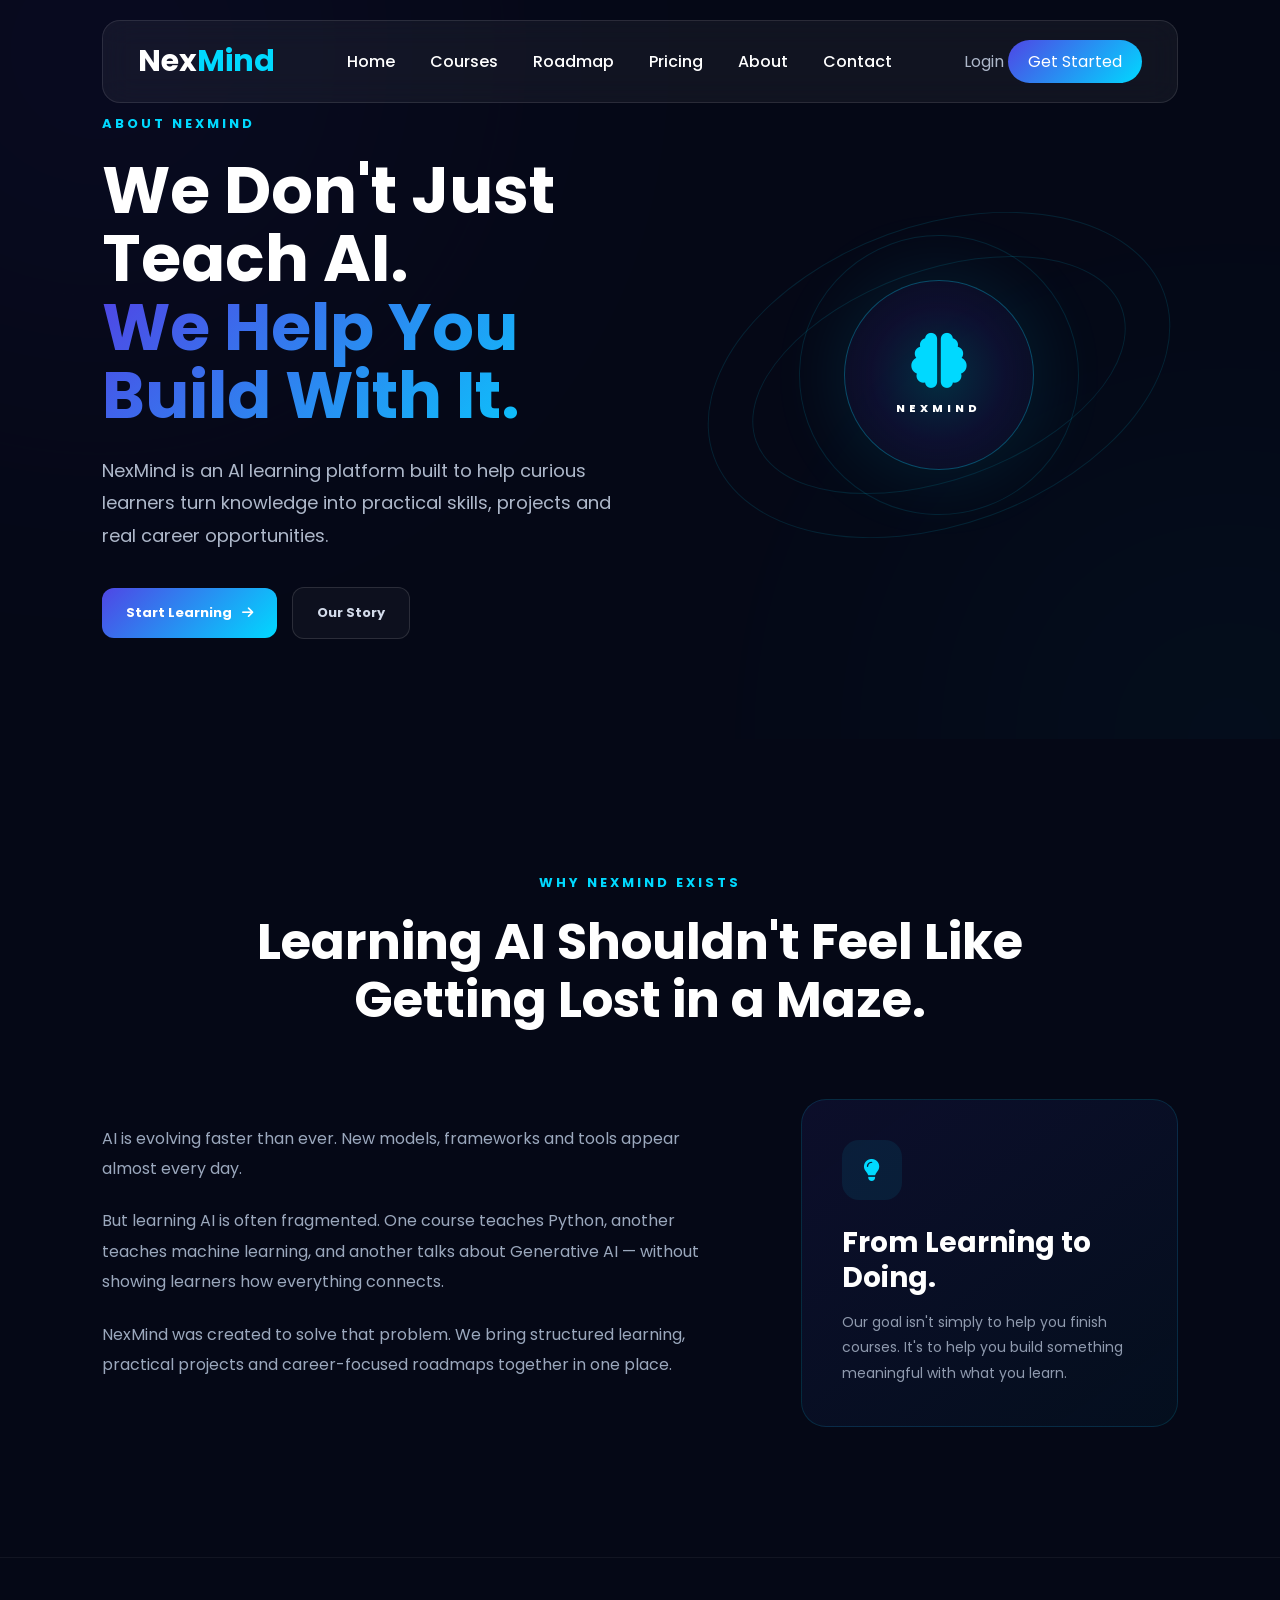
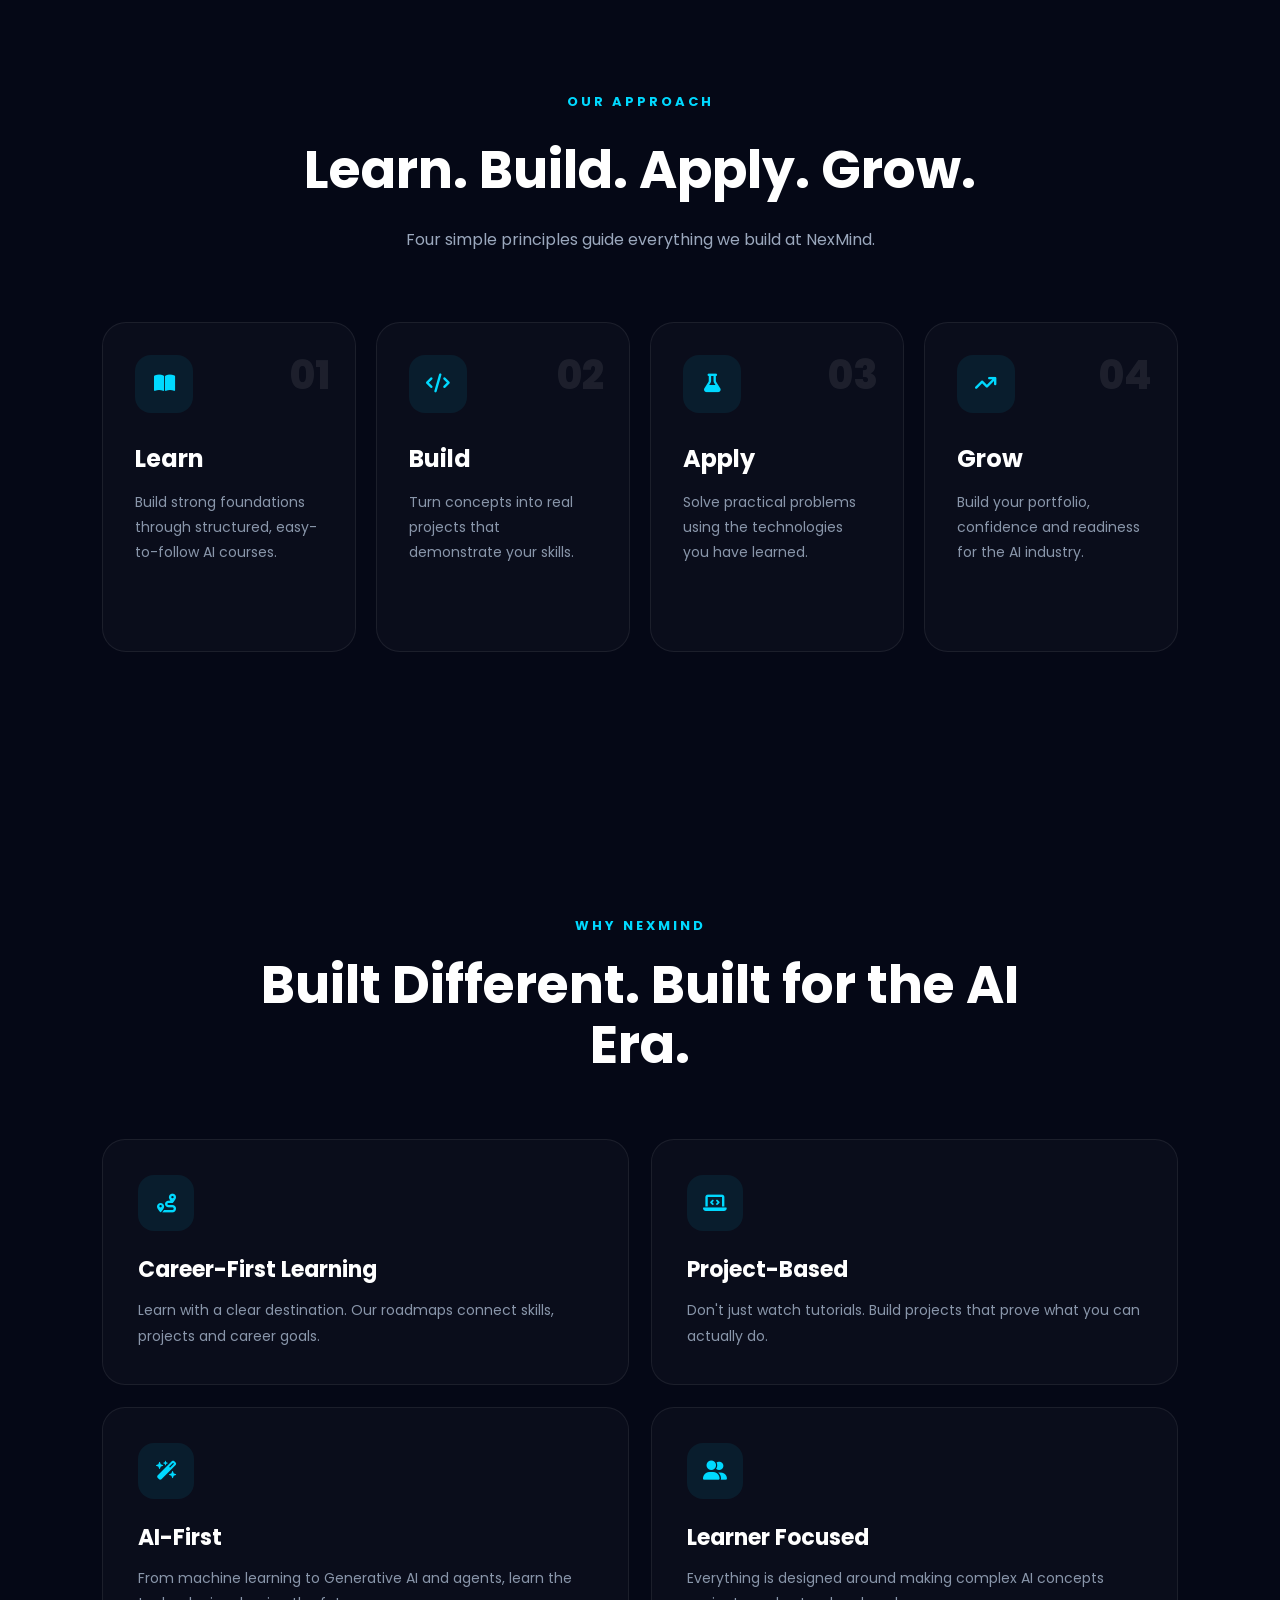
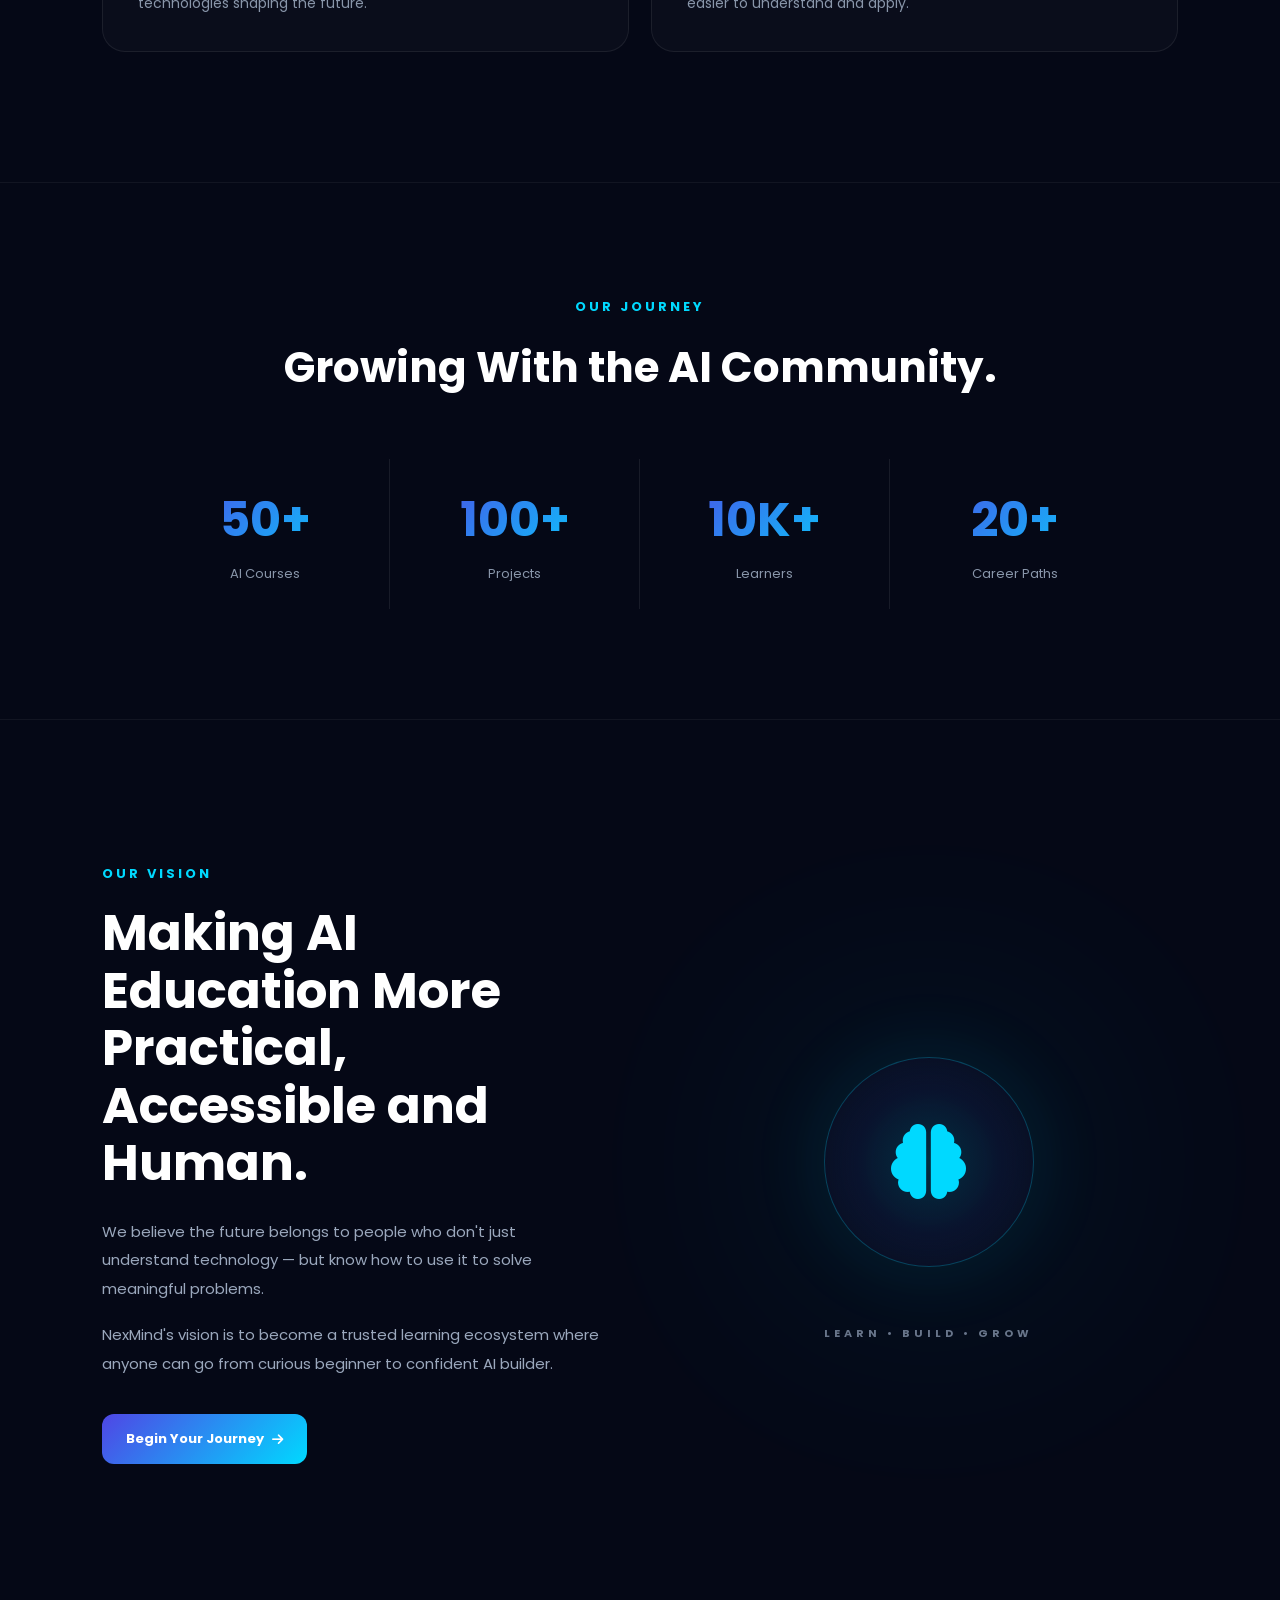
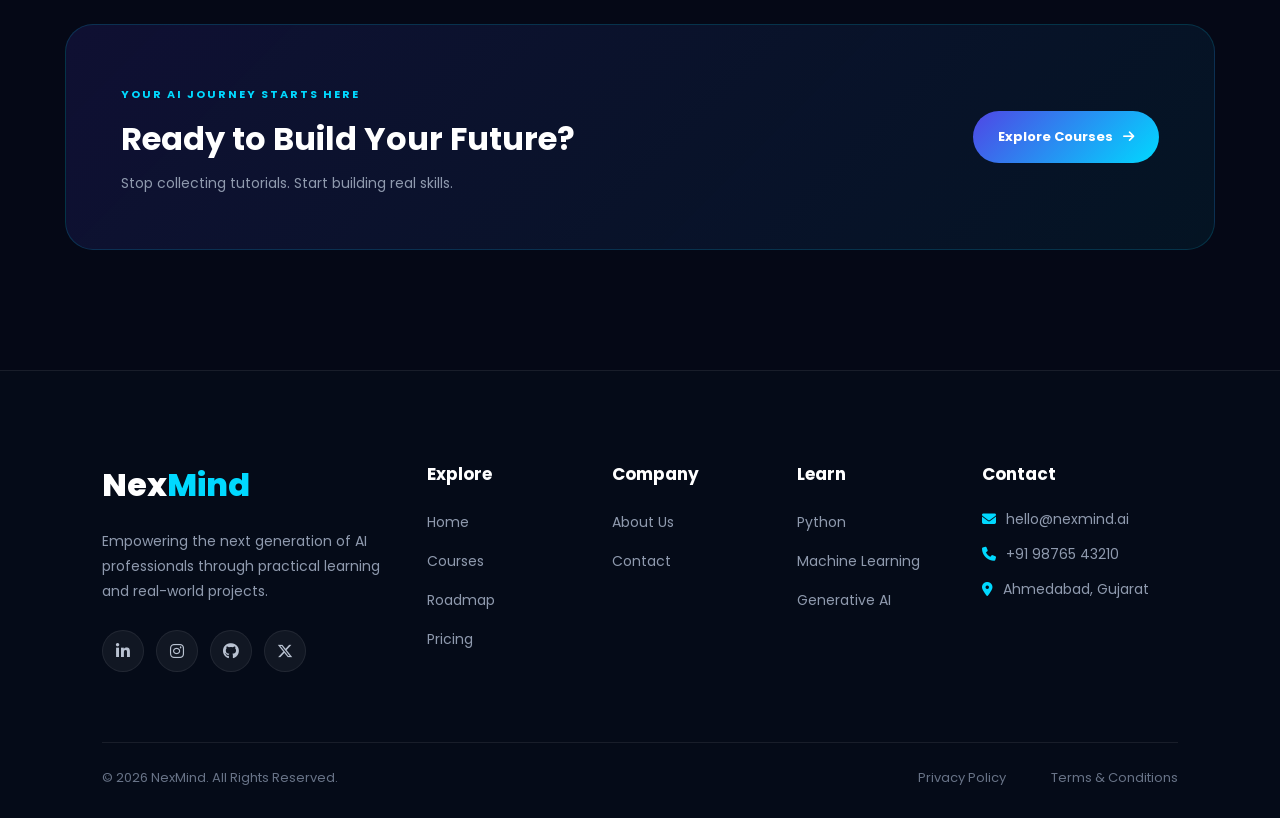
<file: about.html>
<!DOCTYPE html>
<html lang="en">

<head>

    <meta charset="UTF-8">

    <meta name="viewport" content="width=device-width, initial-scale=1.0">

    <title>NexMind | About Us</title>

    <link rel="stylesheet" href="style.css">

    <link rel="stylesheet" href="https://cdnjs.cloudflare.com/ajax/libs/font-awesome/6.5.2/css/all.min.css">

</head>


<body>


    <!-- =====================================
                    NAVBAR
    ====================================== -->

    <header>

        <nav>

            <div class="logo">
                Nex<span>Mind</span>
            </div>


            <ul>

                <li>
                    <a href="main.html">
                        Home
                    </a>
                </li>

                <li>
                    <a href="courses.html">
                        Courses
                    </a>
                </li>

                <li>
                    <a href="roadmap.html">
                        Roadmap
                    </a>
                </li>

                <li>
                    <a href="pricing.html">
                        Pricing
                    </a>
                </li>

                <li>
                    <a href="about.html" class="active">
                        About
                    </a>
                </li>

                <li>
                    <a href="contact.html">
                        Contact
                    </a>
                </li>

            </ul>


            <div class="nav-buttons">

                <a href="#" class="login-btn">
                    Login
                </a>

                <a href="courses.html" class="nav-cta">
                    Get Started
                </a>

            </div>


            <button class="menu-toggle" aria-label="Open Menu">

                <i class="fa-solid fa-bars"></i>

            </button>

        </nav>

    </header>



    <!-- =====================================
                    ABOUT HERO
    ====================================== -->

    <main>

        <section class="about-hero">

            <div class="about-hero-content">

                <span class="about-label">
                    ABOUT NEXMIND
                </span>


                <h1>

                    We Don't Just Teach AI.

                    <span>
                        We Help You Build With It.
                    </span>

                </h1>


                <p>

                    NexMind is an AI learning platform
                    built to help curious learners turn
                    knowledge into practical skills,
                    projects and real career opportunities.

                </p>


                <div class="about-hero-buttons">

                    <a href="courses.html" class="about-primary-btn">
                        Start Learning

                        <i class="fa-solid fa-arrow-right"></i>

                    </a>


                    <a href="#our-story" class="about-secondary-btn">
                        Our Story

                    </a>

                </div>

            </div>


            <div class="about-hero-visual">

                <div class="about-orbit orbit-one"></div>

                <div class="about-orbit orbit-two"></div>

                <div class="about-orbit orbit-three"></div>


                <div class="about-core">

                    <i class="fa-solid fa-brain"></i>

                    <span>
                        NEXMIND
                    </span>

                </div>

            </div>

        </section>



        <!-- =====================================
                    OUR STORY
        ====================================== -->

        <section class="about-story" id="our-story">

            <div class="about-story-heading">

                <span>
                    WHY NEXMIND EXISTS
                </span>

                <h2>
                    Learning AI Shouldn't Feel Like
                    Getting Lost in a Maze.
                </h2>

            </div>


            <div class="about-story-grid">


                <div class="story-text">

                    <p>

                        AI is evolving faster than ever.
                        New models, frameworks and tools
                        appear almost every day.

                    </p>

                    <p>

                        But learning AI is often fragmented.
                        One course teaches Python, another
                        teaches machine learning, and another
                        talks about Generative AI — without
                        showing learners how everything connects.

                    </p>

                    <p>

                        NexMind was created to solve that problem.

                        We bring structured learning,
                        practical projects and career-focused
                        roadmaps together in one place.

                    </p>

                </div>


                <div class="story-highlight">

                    <div class="story-highlight-icon">

                        <i class="fa-solid fa-lightbulb"></i>

                    </div>

                    <h3>
                        From Learning
                        to Doing.
                    </h3>

                    <p>

                        Our goal isn't simply to help you
                        finish courses.

                        It's to help you build something
                        meaningful with what you learn.

                    </p>

                </div>

            </div>

        </section>



        <!-- =====================================
                LEARNING PHILOSOPHY
        ====================================== -->

        <section class="about-philosophy">

            <div class="philosophy-heading">

                <span>
                    OUR APPROACH
                </span>

                <h2>
                    Learn. Build. Apply. Grow.
                </h2>

                <p>
                    Four simple principles guide
                    everything we build at NexMind.
                </p>

            </div>


            <div class="philosophy-grid">


                <div class="philosophy-card">

                    <div class="philosophy-number">
                        01
                    </div>

                    <div class="philosophy-icon">
                        <i class="fa-solid fa-book-open"></i>
                    </div>

                    <h3>
                        Learn
                    </h3>

                    <p>
                        Build strong foundations through
                        structured, easy-to-follow AI courses.
                    </p>

                </div>


                <div class="philosophy-card">

                    <div class="philosophy-number">
                        02
                    </div>

                    <div class="philosophy-icon">
                        <i class="fa-solid fa-code"></i>
                    </div>

                    <h3>
                        Build
                    </h3>

                    <p>
                        Turn concepts into real projects
                        that demonstrate your skills.
                    </p>

                </div>


                <div class="philosophy-card">

                    <div class="philosophy-number">
                        03
                    </div>

                    <div class="philosophy-icon">
                        <i class="fa-solid fa-flask"></i>
                    </div>

                    <h3>
                        Apply
                    </h3>

                    <p>
                        Solve practical problems using
                        the technologies you have learned.
                    </p>

                </div>


                <div class="philosophy-card">

                    <div class="philosophy-number">
                        04
                    </div>

                    <div class="philosophy-icon">
                        <i class="fa-solid fa-arrow-trend-up"></i>
                    </div>

                    <h3>
                        Grow
                    </h3>

                    <p>
                        Build your portfolio, confidence
                        and readiness for the AI industry.
                    </p>

                </div>


            </div>

        </section>



        <!-- =====================================
                WHAT MAKES US DIFFERENT
        ====================================== -->

        <section class="about-different">

            <div class="different-heading">

                <span>
                    WHY NEXMIND
                </span>

                <h2>
                    Built Different.
                    Built for the AI Era.
                </h2>

            </div>


            <div class="different-grid">


                <div class="different-card">

                    <div class="different-icon">
                        <i class="fa-solid fa-route"></i>
                    </div>

                    <h3>
                        Career-First Learning
                    </h3>

                    <p>
                        Learn with a clear destination.
                        Our roadmaps connect skills,
                        projects and career goals.
                    </p>

                </div>


                <div class="different-card">

                    <div class="different-icon">
                        <i class="fa-solid fa-laptop-code"></i>
                    </div>

                    <h3>
                        Project-Based
                    </h3>

                    <p>
                        Don't just watch tutorials.
                        Build projects that prove
                        what you can actually do.
                    </p>

                </div>


                <div class="different-card">

                    <div class="different-icon">
                        <i class="fa-solid fa-wand-magic-sparkles"></i>
                    </div>

                    <h3>
                        AI-First
                    </h3>

                    <p>
                        From machine learning to
                        Generative AI and agents,
                        learn the technologies shaping
                        the future.
                    </p>

                </div>


                <div class="different-card">

                    <div class="different-icon">
                        <i class="fa-solid fa-user-group"></i>
                    </div>

                    <h3>
                        Learner Focused
                    </h3>

                    <p>
                        Everything is designed around
                        making complex AI concepts
                        easier to understand and apply.
                    </p>

                </div>


            </div>

        </section>



        <!-- =====================================
                    NEXMIND NUMBERS
        ====================================== -->

        <section class="about-numbers">

            <div class="numbers-heading">

                <span>
                    OUR JOURNEY
                </span>

                <h2>
                    Growing With the AI Community.
                </h2>

            </div>


            <div class="numbers-grid">


                <div class="number-item">

                    <strong>
                        50+
                    </strong>

                    <span>
                        AI Courses
                    </span>

                </div>


                <div class="number-item">

                    <strong>
                        100+
                    </strong>

                    <span>
                        Projects
                    </span>

                </div>


                <div class="number-item">

                    <strong>
                        10K+
                    </strong>

                    <span>
                        Learners
                    </span>

                </div>


                <div class="number-item">

                    <strong>
                        20+
                    </strong>

                    <span>
                        Career Paths
                    </span>

                </div>


            </div>

        </section>



        <!-- =====================================
                    OUR VISION
        ====================================== -->

        <section class="about-vision">

            <div class="vision-content">

                <span>
                    OUR VISION
                </span>

                <h2>
                    Making AI Education
                    More Practical,
                    Accessible and Human.
                </h2>

                <p>

                    We believe the future belongs to
                    people who don't just understand
                    technology — but know how to use it
                    to solve meaningful problems.

                </p>

                <p>

                    NexMind's vision is to become a
                    trusted learning ecosystem where
                    anyone can go from curious beginner
                    to confident AI builder.

                </p>


                <a href="courses.html" class="vision-button">

                    Begin Your Journey

                    <i class="fa-solid fa-arrow-right"></i>

                </a>

            </div>


            <div class="vision-visual">

                <div class="vision-glow"></div>

                <div class="vision-brain">

                    <i class="fa-solid fa-brain"></i>

                </div>

                <div class="vision-text">
                    LEARN • BUILD • GROW
                </div>

            </div>

        </section>



        <!-- =====================================
                    FINAL CTA
        ====================================== -->

        <section class="about-cta">

            <div>

                <span>
                    YOUR AI JOURNEY STARTS HERE
                </span>

                <h2>
                    Ready to Build Your Future?
                </h2>

                <p>
                    Stop collecting tutorials.
                    Start building real skills.
                </p>

            </div>


            <a href="courses.html">

                Explore Courses

                <i class="fa-solid fa-arrow-right"></i>

            </a>

        </section>

    </main>



    <!-- =====================================
                    FOOTER
    ====================================== -->

    <footer class="footer">

        <div class="footer-top">


            <div class="footer-brand">

                <h2 class="footer-logo">
                    Nex<span>Mind</span>
                </h2>

                <p>
                    Empowering the next generation
                    of AI professionals through
                    practical learning and
                    real-world projects.
                </p>


                <div class="footer-social">

                    <a href="#">
                        <i class="fa-brands fa-linkedin-in"></i>
                    </a>

                    <a href="#">
                        <i class="fa-brands fa-instagram"></i>
                    </a>

                    <a href="#">
                        <i class="fa-brands fa-github"></i>
                    </a>

                    <a href="#">
                        <i class="fa-brands fa-x-twitter"></i>
                    </a>

                </div>

            </div>


            <div class="footer-column">

                <h3>
                    Explore
                </h3>

                <ul>

                    <li>
                        <a href="index.html">
                            Home
                        </a>
                    </li>

                    <li>
                        <a href="courses.html">
                            Courses
                        </a>
                    </li>

                    <li>
                        <a href="roadmap.html">
                            Roadmap
                        </a>
                    </li>

                    <li>
                        <a href="pricing.html">
                            Pricing
                        </a>
                    </li>

                </ul>

            </div>


            <div class="footer-column">

                <h3>
                    Company
                </h3>

                <ul>

                    <li>
                        <a href="about.html">
                            About Us
                        </a>
                    </li>

                    <li>
                        <a href="contact.html">
                            Contact
                        </a>
                    </li>

                </ul>

            </div>


            <div class="footer-column">

                <h3>
                    Learn
                </h3>

                <ul>

                    <li>
                        <a href="courses.html">
                            Python
                        </a>
                    </li>

                    <li>
                        <a href="courses.html">
                            Machine Learning
                        </a>
                    </li>

                    <li>
                        <a href="courses.html">
                            Generative AI
                        </a>
                    </li>

                </ul>

            </div>


            <div class="footer-column">

                <h3>
                    Contact
                </h3>

                <ul class="footer-contact">

                    <li>
                        <i class="fa-solid fa-envelope"></i>
                        hello@nexmind.ai
                    </li>

                    <li>
                        <i class="fa-solid fa-phone"></i>
                        +91 98765 43210
                    </li>

                    <li>
                        <i class="fa-solid fa-location-dot"></i>
                        Ahmedabad, Gujarat
                    </li>

                </ul>

            </div>


        </div>


        <div class="footer-bottom">

            <p>
                © 2026 NexMind.
                All Rights Reserved.
            </p>


            <div class="footer-legal">

                <a href="#">
                    Privacy Policy
                </a>

                <a href="#">
                    Terms & Conditions
                </a>

            </div>

        </div>

    </footer>


</body>

</html>
</file>
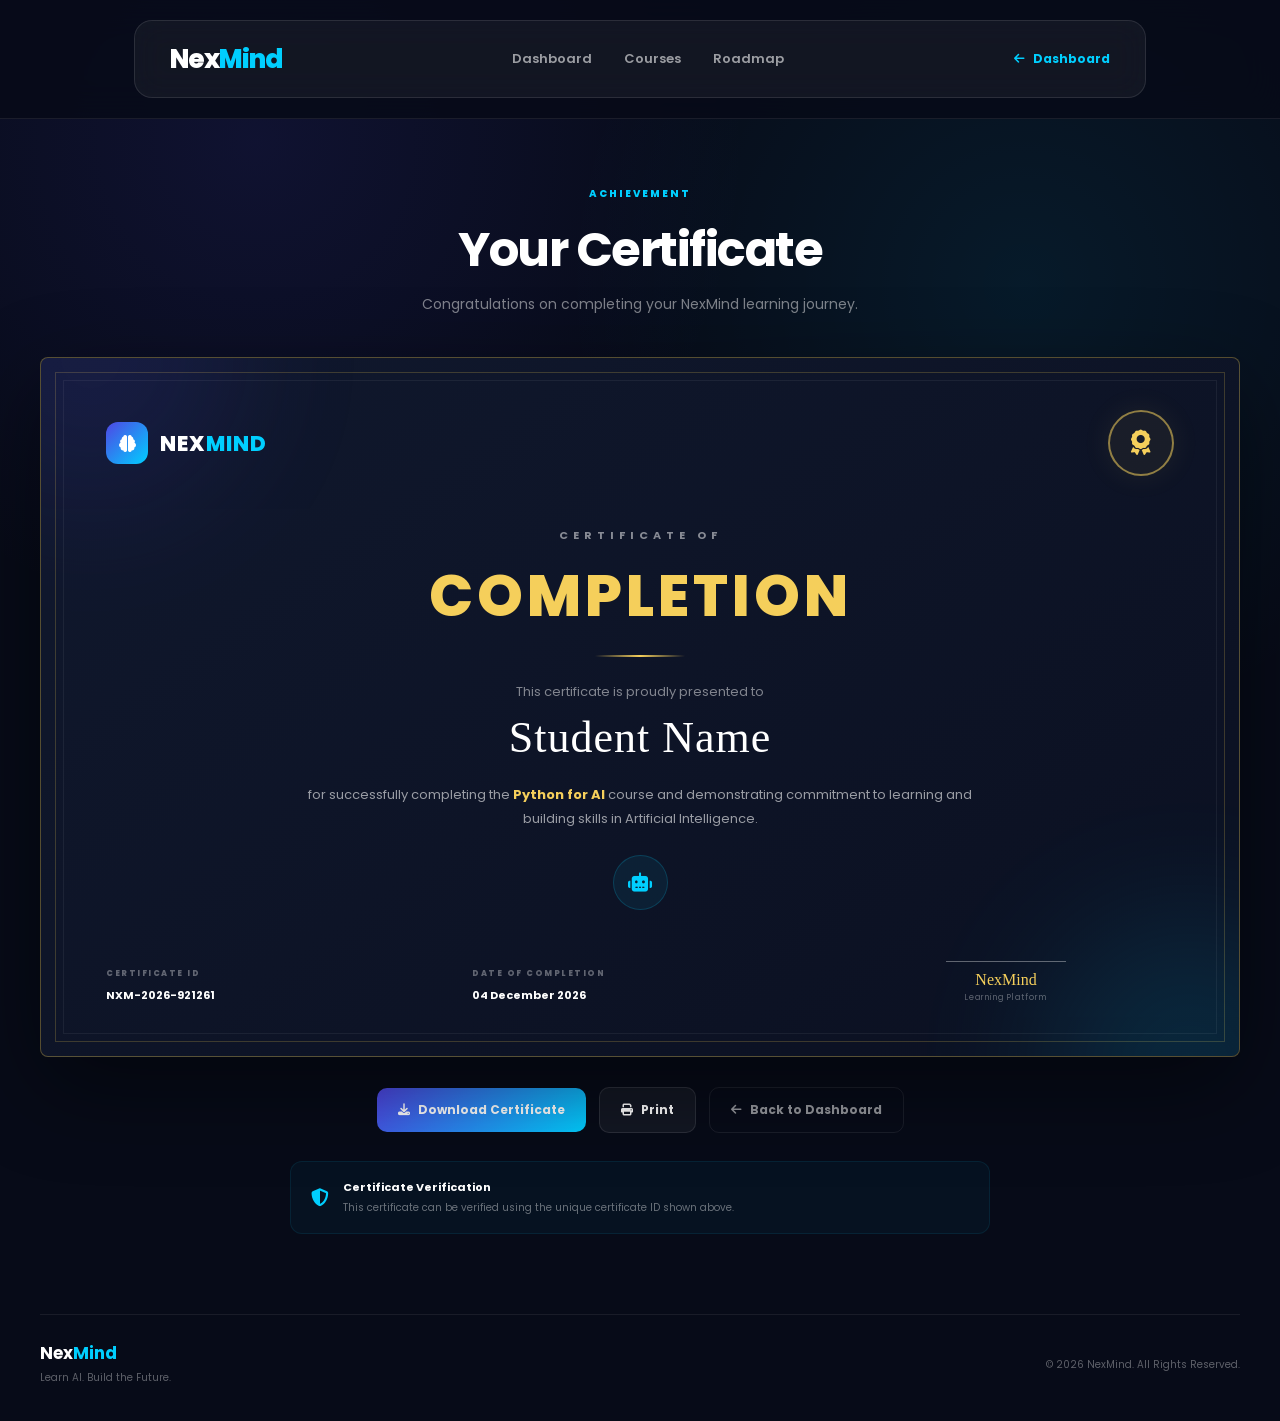
<file: certificate.html>
<!DOCTYPE html>
<html lang="en">

<head>

    <meta charset="UTF-8">

    <meta name="viewport" content="width=device-width, initial-scale=1.0">

    <title>NexMind | Certificate</title>

    <link rel="stylesheet" href="style.css">

    <link rel="stylesheet" href="certificate.css">

    <link rel="stylesheet" href="https://cdnjs.cloudflare.com/ajax/libs/font-awesome/6.5.2/css/all.min.css">

</head>


<body class="certificate-page">


    <!-- =========================================
                    NAVBAR
========================================= -->

    <header class="certificate-header">

        <nav class="certificate-navbar">

            <a href="index.html" class="certificate-logo">
                Nex<span>Mind</span>
            </a>


            <div class="certificate-nav-links">

                <a href="dashboard.html">
                    Dashboard
                </a>

                <a href="courses.html">
                    Courses
                </a>

                <a href="roadmap.html">
                    Roadmap
                </a>

            </div>


            <a href="dashboard.html" class="back-dashboard">

                <i class="fa-solid fa-arrow-left"></i>

                Dashboard

            </a>

        </nav>

    </header>



    <!-- =========================================
              CERTIFICATE SECTION
========================================= -->

    <main class="certificate-container">


        <div class="certificate-heading">

            <span>
                ACHIEVEMENT
            </span>

            <h1>
                Your Certificate
            </h1>

            <p>
                Congratulations on completing your
                NexMind learning journey.
            </p>

        </div>



        <!-- =====================================
              CERTIFICATE
    ====================================== -->

        <section class="certificate-card" id="certificate">


            <!-- Decorative Elements -->

            <div class="certificate-glow glow-one"></div>

            <div class="certificate-glow glow-two"></div>


            <!-- Top -->

            <div class="certificate-top">

                <div class="certificate-brand">

                    <div class="certificate-brand-icon">

                        <i class="fa-solid fa-brain"></i>

                    </div>

                    <span>
                        NEX<span>MIND</span>
                    </span>

                </div>


                <div class="certificate-seal">

                    <i class="fa-solid fa-award"></i>

                </div>

            </div>



            <!-- Main -->

            <div class="certificate-main">

                <div class="certificate-small-title">
                    CERTIFICATE OF
                </div>

                <h2>
                    COMPLETION
                </h2>


                <div class="certificate-line"></div>


                <p class="certificate-presented">
                    This certificate is proudly presented to
                </p>


                <h3 class="student-name" id="studentName">
                    Student Name
                </h3>


                <p class="certificate-description">

                    for successfully completing the

                    <strong id="courseName">
                        Python for AI
                    </strong>

                    course and demonstrating commitment
                    to learning and building skills in
                    Artificial Intelligence.

                </p>


                <div class="certificate-course-icon">

                    <i class="fa-solid fa-robot"></i>

                </div>

            </div>



            <!-- Bottom -->

            <div class="certificate-bottom">


                <div class="certificate-detail">

                    <span>
                        CERTIFICATE ID
                    </span>

                    <strong id="certificateId">
                        NXM-2026-001
                    </strong>

                </div>


                <div class="certificate-detail">

                    <span>
                        DATE OF COMPLETION
                    </span>

                    <strong id="completionDate">
                        August 2026
                    </strong>

                </div>


                <div class="certificate-signature">

                    <div class="signature-line"></div>

                    <strong>
                        NexMind
                    </strong>

                    <span>
                        Learning Platform
                    </span>

                </div>


            </div>


        </section>



        <!-- =====================================
              ACTION BUTTONS
    ====================================== -->

        <div class="certificate-actions">


            <button class="certificate-download" id="downloadCertificate">

                <i class="fa-solid fa-download"></i>

                Download Certificate

            </button>


            <button class="certificate-print" id="printCertificate">

                <i class="fa-solid fa-print"></i>

                Print

            </button>


            <a href="dashboard.html" class="certificate-back">

                <i class="fa-solid fa-arrow-left"></i>

                Back to Dashboard

            </a>


        </div>


        <!-- =====================================
              VERIFICATION
    ====================================== -->

        <div class="certificate-verification">

            <i class="fa-solid fa-shield-halved"></i>

            <div>

                <strong>
                    Certificate Verification
                </strong>

                <p>
                    This certificate can be verified using
                    the unique certificate ID shown above.
                </p>

            </div>

        </div>


    </main>



    <!-- =========================================
                    FOOTER
========================================= -->

    <footer class="certificate-footer">

        <div>

            <strong>
                Nex<span>Mind</span>
            </strong>

            <p>
                Learn AI. Build the Future.
            </p>

        </div>


        <p>
            © 2026 NexMind. All Rights Reserved.
        </p>

    </footer>



    <script src="certificate.js"></script>

</body>

</html>
</file>
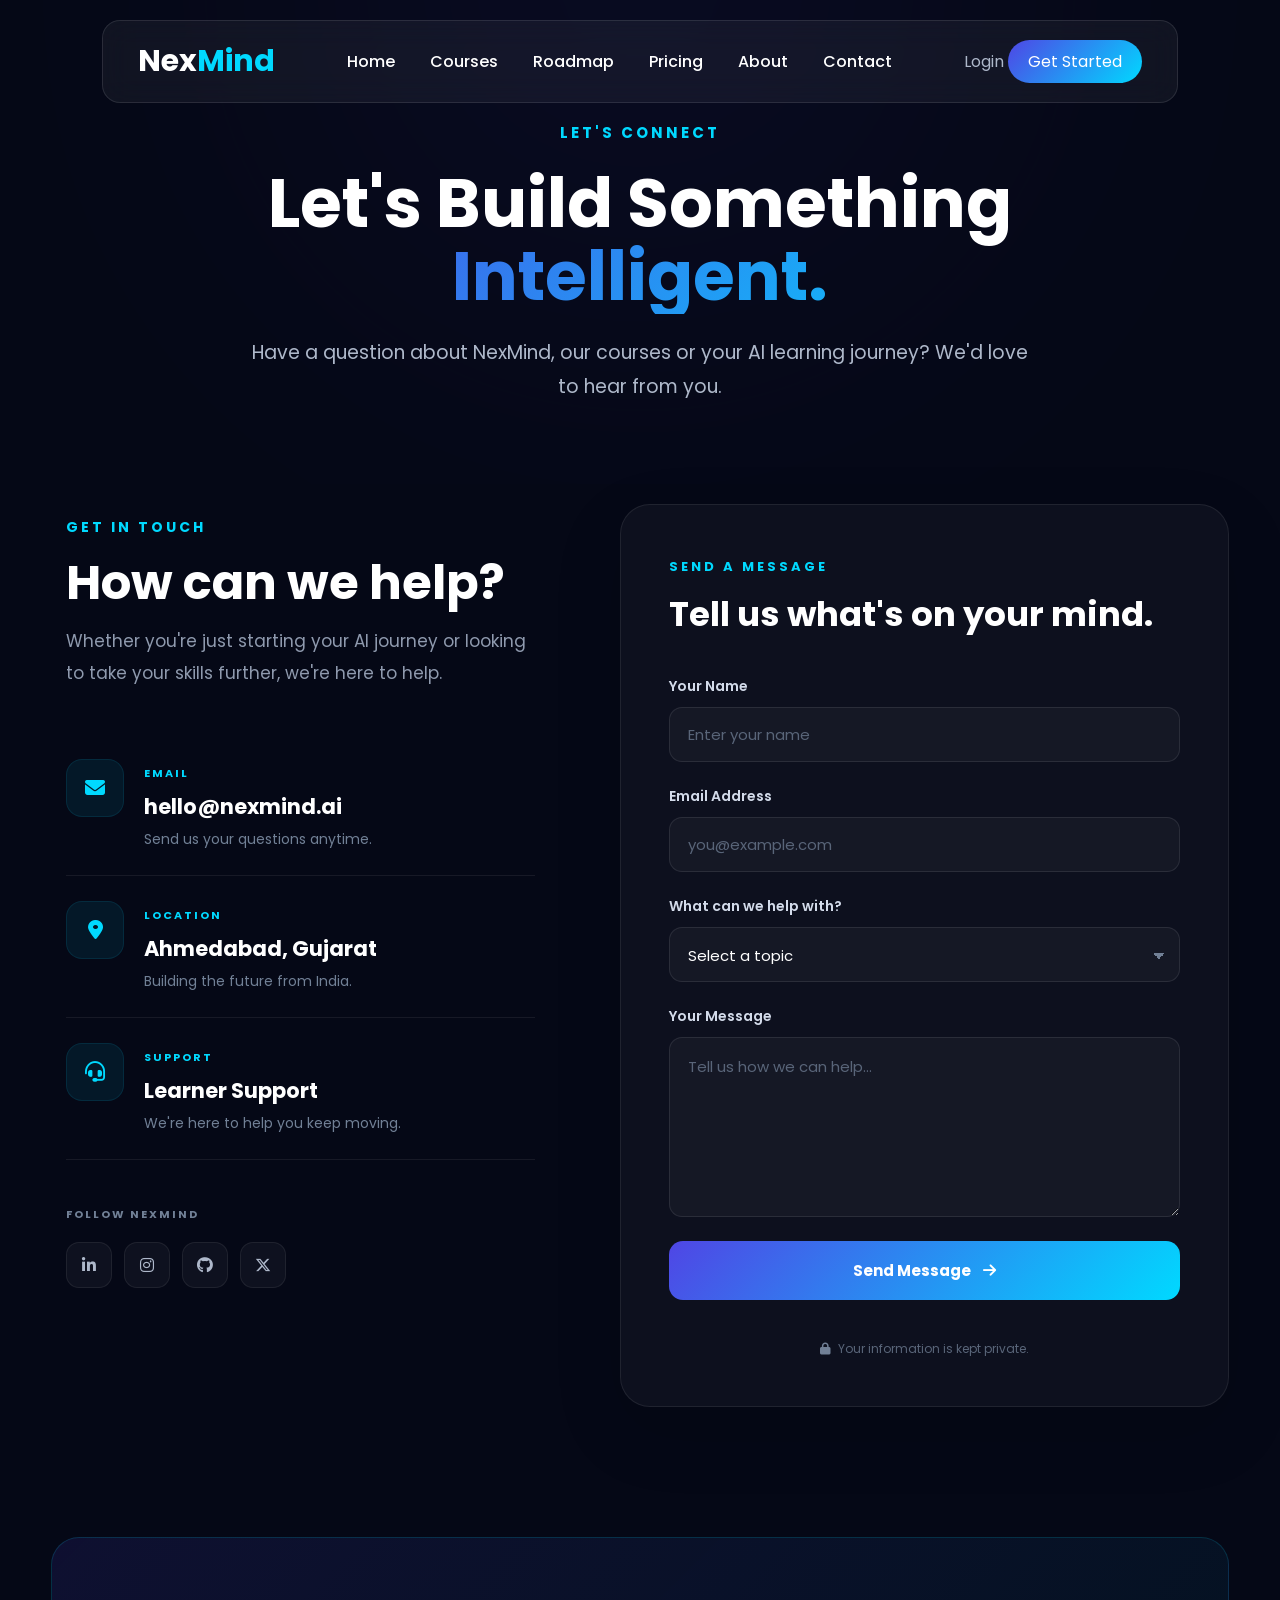
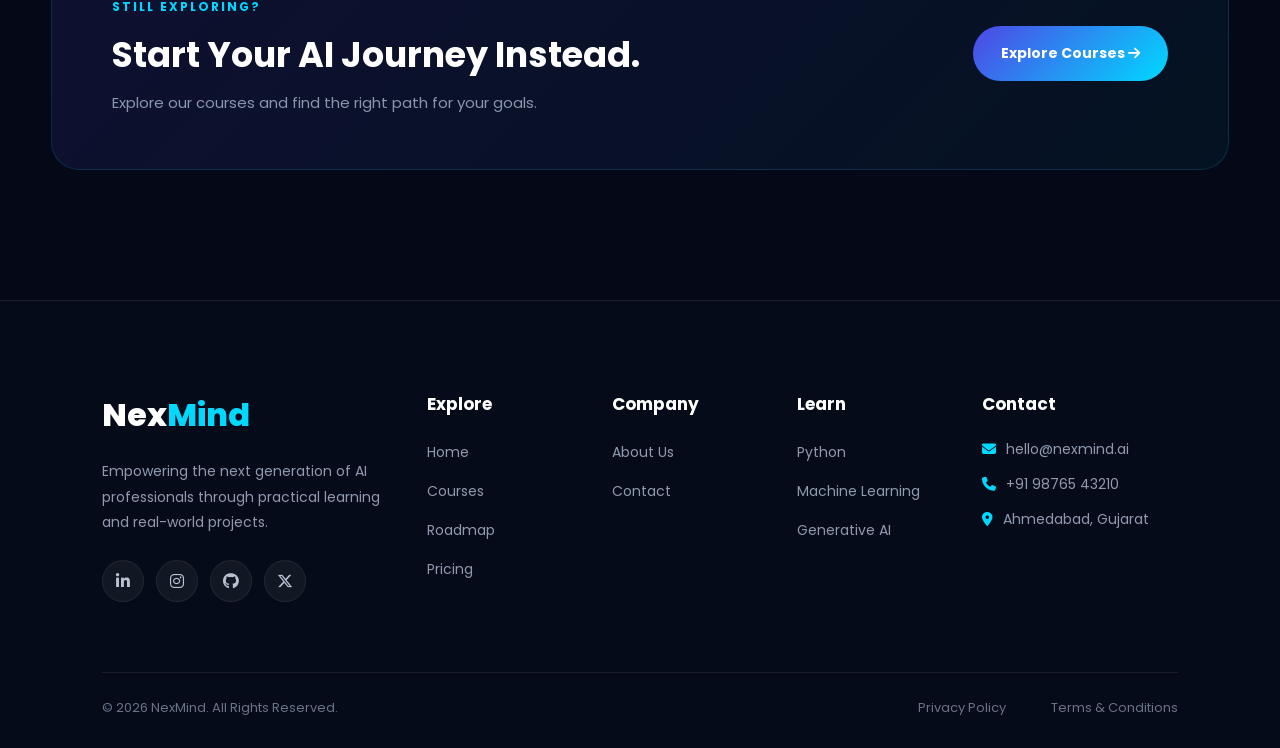
<file: contact.html>
<!DOCTYPE html>
<html lang="en">

<head>

    <meta charset="UTF-8">

    <meta name="viewport" content="width=device-width, initial-scale=1.0">

    <title>NexMind | Contact</title>

    <link rel="stylesheet" href="style.css">

    <link rel="stylesheet" href="https://cdnjs.cloudflare.com/ajax/libs/font-awesome/6.5.2/css/all.min.css">

</head>


<body>


    <!-- =====================================
                    NAVBAR
    ====================================== -->

    <header>

        <nav>

            <div class="logo">
                Nex<span>Mind</span>
            </div>


            <ul>

                <li>
                    <a href="main.html">
                        Home
                    </a>
                </li>

                <li>
                    <a href="courses.html">
                        Courses
                    </a>
                </li>

                <li>
                    <a href="roadmap.html">
                        Roadmap
                    </a>
                </li>

                <li>
                    <a href="pricing.html">
                        Pricing
                    </a>
                </li>

                <li>
                    <a href="about.html">
                        About
                    </a>
                </li>

                <li>
                    <a href="contact.html" class="active">
                        Contact
                    </a>
                </li>

            </ul>


            <div class="nav-buttons">

                <a href="#" class="login-btn">
                    Login
                </a>

                <a href="courses.html" class="nav-cta">
                    Get Started
                </a>

            </div>


            <button class="menu-toggle" aria-label="Open Menu">

                <i class="fa-solid fa-bars"></i>

            </button>

        </nav>

    </header>



    <!-- =====================================
                    CONTACT HERO
    ====================================== -->

    <main>

        <section class="contact-hero">

            <div class="contact-hero-content">

                <span class="contact-label">
                    LET'S CONNECT
                </span>


                <h1>

                    Let's Build Something
                    <span>
                        Intelligent.
                    </span>

                </h1>


                <p>

                    Have a question about NexMind,
                    our courses or your AI learning journey?
                    We'd love to hear from you.

                </p>

            </div>

        </section>



        <!-- =====================================
                    CONTACT MAIN
        ====================================== -->

        <section class="contact-main">


            <!-- =================================
                    CONTACT INFORMATION
            ================================== -->

            <div class="contact-info">


                <div class="contact-info-heading">

                    <span>
                        GET IN TOUCH
                    </span>

                    <h2>
                        How can we help?
                    </h2>

                    <p>
                        Whether you're just starting your
                        AI journey or looking to take your
                        skills further, we're here to help.
                    </p>

                </div>


                <!-- Email -->

                <div class="contact-info-card">

                    <div class="contact-info-icon">

                        <i class="fa-solid fa-envelope"></i>

                    </div>


                    <div>

                        <span>
                            EMAIL
                        </span>

                        <h3>
                            hello@nexmind.ai
                        </h3>

                        <p>
                            Send us your questions anytime.
                        </p>

                    </div>

                </div>


                <!-- Location -->

                <div class="contact-info-card">

                    <div class="contact-info-icon">

                        <i class="fa-solid fa-location-dot"></i>

                    </div>


                    <div>

                        <span>
                            LOCATION
                        </span>

                        <h3>
                            Ahmedabad, Gujarat
                        </h3>

                        <p>
                            Building the future from India.
                        </p>

                    </div>

                </div>


                <!-- Support -->

                <div class="contact-info-card">

                    <div class="contact-info-icon">

                        <i class="fa-solid fa-headset"></i>

                    </div>


                    <div>

                        <span>
                            SUPPORT
                        </span>

                        <h3>
                            Learner Support
                        </h3>

                        <p>
                            We're here to help you keep moving.
                        </p>

                    </div>

                </div>


                <!-- Social -->

                <div class="contact-social">

                    <span>
                        FOLLOW NEXMIND
                    </span>


                    <div>

                        <a href="#">
                            <i class="fa-brands fa-linkedin-in"></i>
                        </a>

                        <a href="#">
                            <i class="fa-brands fa-instagram"></i>
                        </a>

                        <a href="#">
                            <i class="fa-brands fa-github"></i>
                        </a>

                        <a href="#">
                            <i class="fa-brands fa-x-twitter"></i>
                        </a>

                    </div>

                </div>

            </div>



            <!-- =================================
                    CONTACT FORM
            ================================== -->

            <div class="contact-form-container">

                <div class="contact-form-heading">

                    <span>
                        SEND A MESSAGE
                    </span>

                    <h2>
                        Tell us what's on your mind.
                    </h2>

                </div>


                <form class="contact-form" id="contactForm">


                    <!-- Name -->

                    <div class="form-group">

                        <label for="contactName">
                            Your Name
                        </label>

                        <input type="text" id="contactName" name="name" placeholder="Enter your name" required>

                    </div>


                    <!-- Email -->

                    <div class="form-group">

                        <label for="contactEmail">
                            Email Address
                        </label>

                        <input type="email" id="contactEmail" name="email" placeholder="you@example.com" required>

                    </div>


                    <!-- Subject -->

                    <div class="form-group">

                        <label for="contactSubject">
                            What can we help with?
                        </label>

                        <select id="contactSubject" name="subject" required>

                            <option value="" selected disabled>
                                Select a topic
                            </option>

                            <option value="courses">
                                Courses
                            </option>

                            <option value="roadmap">
                                Career Roadmap
                            </option>

                            <option value="pricing">
                                Pricing
                            </option>

                            <option value="technical">
                                Technical Support
                            </option>

                            <option value="partnership">
                                Partnership
                            </option>

                            <option value="other">
                                Other
                            </option>

                        </select>

                    </div>


                    <!-- Message -->

                    <div class="form-group">

                        <label for="contactMessage">
                            Your Message
                        </label>

                        <textarea id="contactMessage" name="message" rows="6" placeholder="Tell us how we can help..."
                            required></textarea>

                    </div>


                    <!-- Submit -->

                    <button type="submit" class="contact-submit">

                        Send Message

                        <i class="fa-solid fa-arrow-right"></i>

                    </button>


                    <p class="form-note">

                        <i class="fa-solid fa-lock"></i>

                        Your information is kept private.

                    </p>


                    <!-- Success message -->

                    <div class="form-success" id="formSuccess">

                        <i class="fa-solid fa-circle-check"></i>

                        <span>
                            Your message has been sent successfully!
                        </span>

                    </div>


                </form>

            </div>


        </section>



        <!-- =====================================
                    CONTACT CTA
        ====================================== -->

        <section class="contact-cta">

            <div>

                <span>
                    STILL EXPLORING?
                </span>

                <h2>
                    Start Your AI Journey Instead.
                </h2>

                <p>
                    Explore our courses and find the
                    right path for your goals.
                </p>

            </div>


            <a href="courses.html">

                Explore Courses

                <i class="fa-solid fa-arrow-right"></i>

            </a>

        </section>

    </main>



    <!-- =====================================
                    FOOTER
    ====================================== -->

    <footer class="footer">

        <div class="footer-top">


            <div class="footer-brand">

                <h2 class="footer-logo">
                    Nex<span>Mind</span>
                </h2>

                <p>
                    Empowering the next generation
                    of AI professionals through
                    practical learning and
                    real-world projects.
                </p>


                <div class="footer-social">

                    <a href="#">
                        <i class="fa-brands fa-linkedin-in"></i>
                    </a>

                    <a href="#">
                        <i class="fa-brands fa-instagram"></i>
                    </a>

                    <a href="#">
                        <i class="fa-brands fa-github"></i>
                    </a>

                    <a href="#">
                        <i class="fa-brands fa-x-twitter"></i>
                    </a>

                </div>

            </div>


            <div class="footer-column">

                <h3>
                    Explore
                </h3>

                <ul>

                    <li>
                        <a href="index.html">
                            Home
                        </a>
                    </li>

                    <li>
                        <a href="courses.html">
                            Courses
                        </a>
                    </li>

                    <li>
                        <a href="roadmap.html">
                            Roadmap
                        </a>
                    </li>

                    <li>
                        <a href="pricing.html">
                            Pricing
                        </a>
                    </li>

                </ul>

            </div>


            <div class="footer-column">

                <h3>
                    Company
                </h3>

                <ul>

                    <li>
                        <a href="about.html">
                            About Us
                        </a>
                    </li>

                    <li>
                        <a href="contact.html">
                            Contact
                        </a>
                    </li>

                </ul>

            </div>


            <div class="footer-column">

                <h3>
                    Learn
                </h3>

                <ul>

                    <li>
                        <a href="courses.html">
                            Python
                        </a>
                    </li>

                    <li>
                        <a href="courses.html">
                            Machine Learning
                        </a>
                    </li>

                    <li>
                        <a href="courses.html">
                            Generative AI
                        </a>
                    </li>

                </ul>

            </div>


            <div class="footer-column">

                <h3>
                    Contact
                </h3>

                <ul class="footer-contact">

                    <li>
                        <i class="fa-solid fa-envelope"></i>
                        hello@nexmind.ai
                    </li>

                    <li>
                        <i class="fa-solid fa-phone"></i>
                        +91 98765 43210
                    </li>

                    <li>
                        <i class="fa-solid fa-location-dot"></i>
                        Ahmedabad, Gujarat
                    </li>

                </ul>

            </div>


        </div>


        <div class="footer-bottom">

            <p>
                © 2026 NexMind.
                All Rights Reserved.
            </p>


            <div class="footer-legal">

                <a href="#">
                    Privacy Policy
                </a>

                <a href="#">
                    Terms & Conditions
                </a>

            </div>

        </div>

    </footer>


    <script src="contact.js"></script>
</body>

</html>
</file>
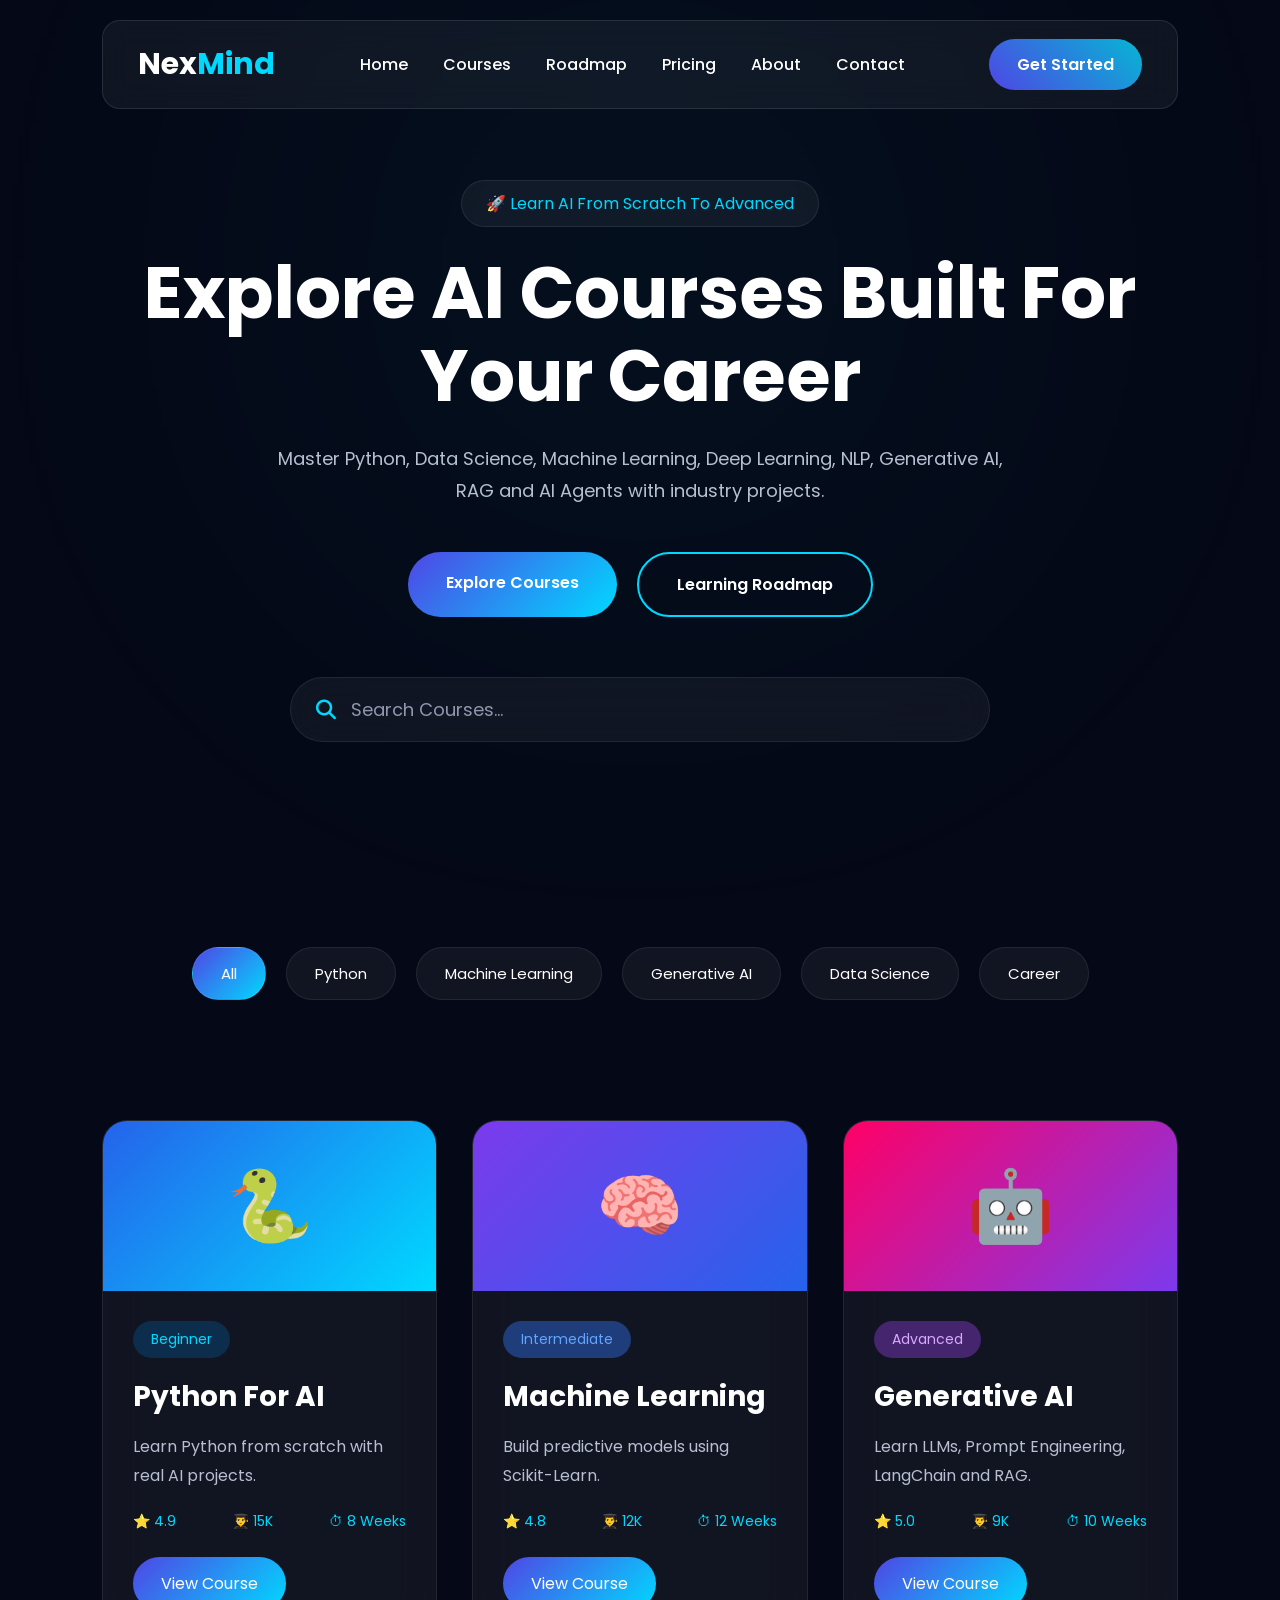
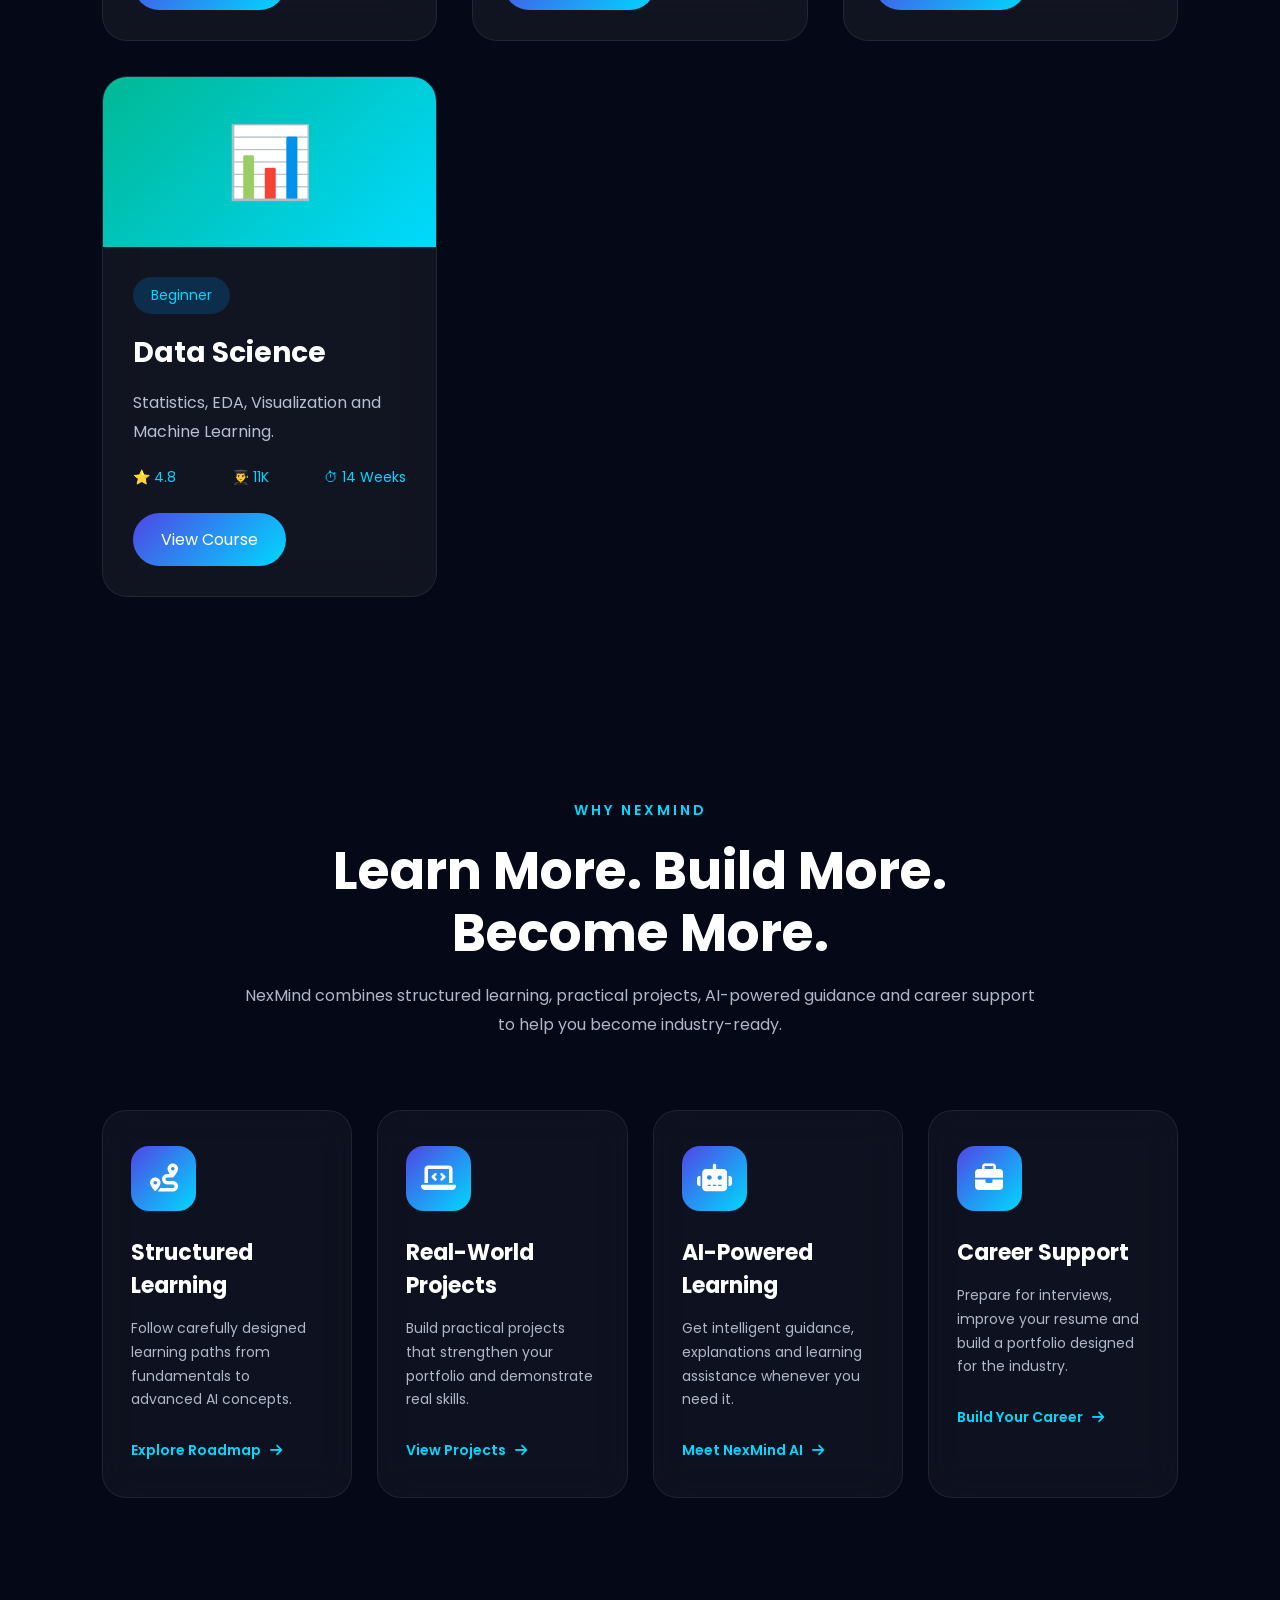
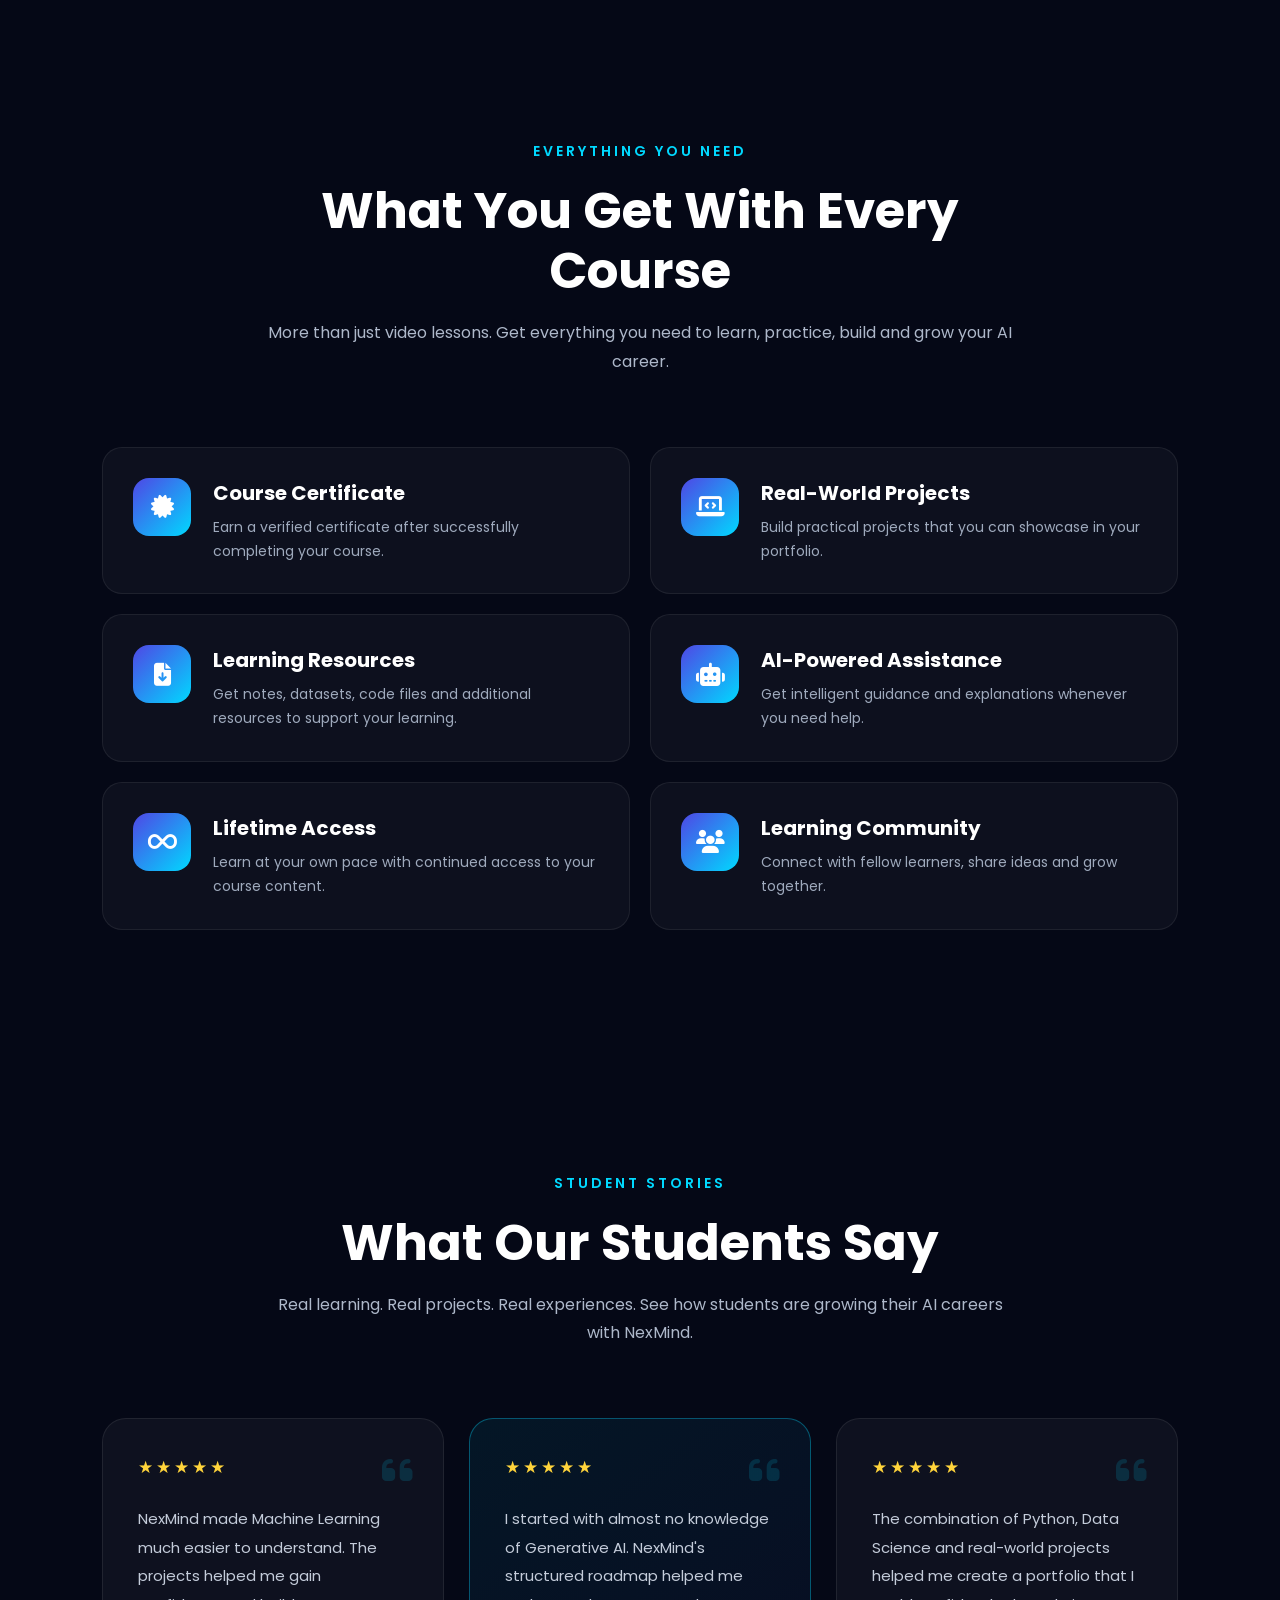
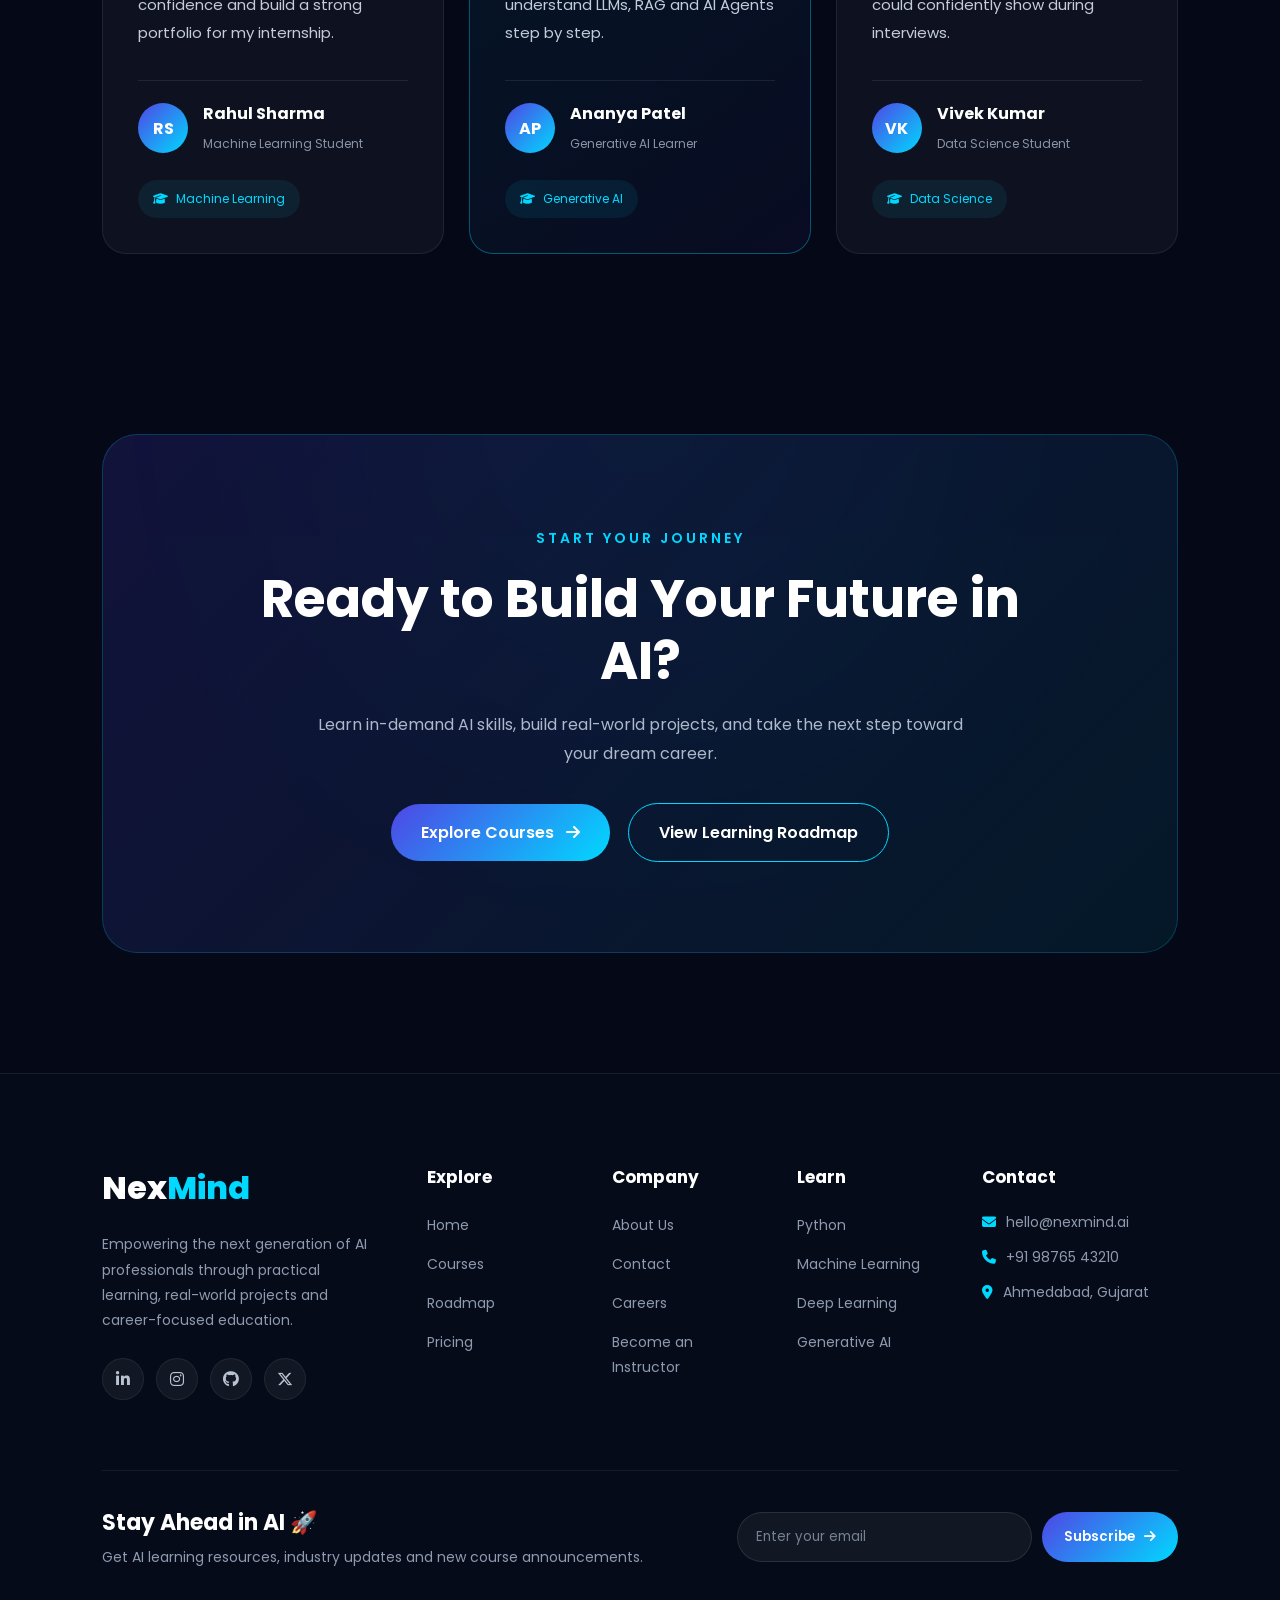
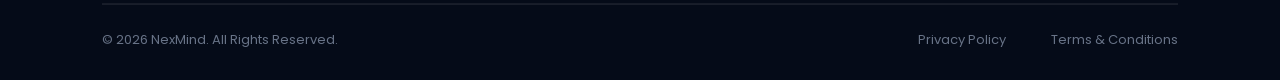
<file: courses.html>
<!DOCTYPE html>
<html lang="en">

<head>

    <meta charset="UTF-8">

    <meta name="viewport" content="width=device-width, initial-scale=1.0">

    <title>NexMind | Courses</title>

    <!-- Google Font -->

    <link href="https://fonts.googleapis.com/css2?family=Poppins:wght@300;400;500;600;700;800&display=swap"
        rel="stylesheet">

    <!-- Font Awesome -->

    <link rel="stylesheet" href="https://cdnjs.cloudflare.com/ajax/libs/font-awesome/6.7.1/css/all.min.css">

    <link rel="stylesheet" href="style.css">
    <script src="courses.js"></script>



</html>

</head>

<body>

    <!--==========================
        NAVBAR
===========================-->

    <header>

        <nav>

            <div class="logo">

                Nex<span>Mind</span>

            </div>

            <ul>

                <li><a href="main.html">Home</a></li>

                <li><a href="courses.html">Courses</a></li>

                <li><a href="roadmap.html">Roadmap</a></li>

                <li><a href="pricing.html">Pricing</a></li>

                <li><a href="about.html">About</a></li>

                <li><a href="contact.html">Contact</a></li>

            </ul>

            <a href="#" class="btn-nav">

                Get Started

            </a>

        </nav>

    </header>

    <!--==========================
        HERO
===========================-->

    <section class="course-hero">

        <div class="hero-content">

            <span>

                🚀 Learn AI From Scratch To Advanced

            </span>

            <h1>

                Explore AI Courses

                Built For Your Career

            </h1>

            <p>

                Master Python, Data Science, Machine Learning,
                Deep Learning, NLP, Generative AI,
                RAG and AI Agents with industry projects.

            </p>

            <div class="hero-buttons">

                <a href="#courses">

                    Explore Courses

                </a>

                <a href="roadmap.html">

                    Learning Roadmap

                </a>

            </div>

            <!-- Search -->

            <div class="search-box">

                <i class="fa-solid fa-magnifying-glass"></i>

                <input type="text" id="courseSearch" placeholder="Search Courses...">

            </div>



        </div>

    </section>

    <!--===================================
        COURSE CATEGORIES
====================================-->

    <section class="course-filter">

        <div class="filter-buttons">

            <button class="active" data-filter="all">All</button>

            <button data-filter="python">Python</button>

            <button data-filter="ml">Machine Learning</button>

            <button data-filter="genai">Generative AI</button>

            <button data-filter="datascience">Data Science</button>

            <button data-filter="career">Career</button>

        </div>

    </section>

    <!--===================================
        COURSES
====================================-->

    <section class="course-list" id="courses">

        <!-- Python -->

        <div class="course-item python">

            <div class="course-banner python-bg">
                🐍
            </div>

            <div class="course-body">

                <span class="badge">Beginner</span>

                <h3>Python For AI</h3>

                <p>
                    Learn Python from scratch with real AI projects.
                </p>

                <div class="course-info">

                    <span>⭐ 4.9</span>

                    <span>👨‍🎓 15K</span>

                    <span>⏱ 8 Weeks</span>

                </div>

                <a href="python-course.html" class="view-course" data-course="python">
                    View Course
                </a>
            </div>

        </div>

        <!-- ML -->

        <div class="course-item ml">

            <div class="course-banner ml-bg">
                🧠
            </div>

            <div class="course-body">

                <span class="badge intermediate">
                    Intermediate
                </span>

                <h3>Machine Learning</h3>

                <p>

                    Build predictive models using Scikit-Learn.

                </p>

                <div class="course-info">

                    <span>⭐ 4.8</span>

                    <span>👨‍🎓 12K</span>

                    <span>⏱ 12 Weeks</span>

                </div>

                <a href="ml-course.html" class="view-course" data-course="ml">
                    View Course
                </a>
            </div>

        </div>

        <!-- GenAI -->

        <div class="course-item genai">

            <div class="course-banner gen-bg">
                🤖
            </div>

            <div class="course-body">

                <span class="badge advanced">

                    Advanced

                </span>

                <h3>

                    Generative AI

                </h3>

                <p>

                    Learn LLMs, Prompt Engineering, LangChain and RAG.

                </p>

                <div class="course-info">

                    <span>⭐ 5.0</span>

                    <span>👨‍🎓 9K</span>

                    <span>⏱ 10 Weeks</span>

                </div>

                <a href="genai-course.html" class="view-course" data-course="genai">
                    View Course
                </a>
            </div>

        </div>

        <!-- Data Science -->

        <div class="course-item datascience">

            <div class="course-banner ds-bg">
                📊
            </div>

            <div class="course-body">

                <span class="badge">
                    Beginner
                </span>

                <h3>

                    Data Science

                </h3>

                <p>

                    Statistics, EDA, Visualization and Machine Learning.

                </p>

                <div class="course-info">

                    <span>⭐ 4.8</span>

                    <span>👨‍🎓 11K</span>

                    <span>⏱ 14 Weeks</span>

                </div>

                <a href="data-science-course.html" class="view-course" data-course="datascience">
                    View Course
                </a>
            </div>

        </div>

    </section>



    <!--===============================
        NO RESULTS
================================-->

    <div class="no-results" id="noResults">

        <i class="fa-solid fa-magnifying-glass"></i>

        <h3>No Courses Found</h3>

        <p>
            Try searching for another course or choose a different category.
        </p>

        <button id="resetCourses">
            Show All Courses
        </button>

    </div>


    <!--====================================
        COURSE MODAL
=====================================-->

    <div class="course-modal" id="courseModal">

        <div class="modal-content">

            <button class="modal-close" id="modalClose">
                <i class="fa-solid fa-xmark"></i>
            </button>

            <div class="modal-icon" id="modalIcon">
                🐍
            </div>

            <span class="modal-level" id="modalLevel">
                Beginner
            </span>

            <h2 id="modalTitle">
                Python For AI
            </h2>

            <p id="modalDescription">
                Learn Python from scratch and build
                practical AI applications.
            </p>

            <div class="modal-info">

                <div>
                    <i class="fa-solid fa-star"></i>
                    <span id="modalRating">4.9</span>
                    <small>Rating</small>
                </div>

                <div>
                    <i class="fa-solid fa-user-group"></i>
                    <span id="modalStudents">15K</span>
                    <small>Students</small>
                </div>

                <div>
                    <i class="fa-regular fa-clock"></i>
                    <span id="modalDuration">8 Weeks</span>
                    <small>Duration</small>
                </div>

            </div>

            <h3>What You'll Learn</h3>

            <ul id="modalSkills">

                <li>
                    <i class="fa-solid fa-check"></i>
                    Python Fundamentals
                </li>

                <li>
                    <i class="fa-solid fa-check"></i>
                    NumPy & Pandas
                </li>

                <li>
                    <i class="fa-solid fa-check"></i>
                    APIs & Data Handling
                </li>

                <li>
                    <i class="fa-solid fa-check"></i>
                    AI Projects
                </li>

            </ul>

            <a href="pricing.html" class="enroll-button">
                Enroll Now
                <i class="fa-solid fa-arrow-right"></i>
            </a>

        </div>

    </div>

    <!--====================================
        WHY NEXMIND
=====================================-->

    <section class="why-nexmind">

        <div class="section-heading">

            <span>WHY NEXMIND</span>

            <h2>Learn More. Build More. Become More.</h2>

            <p>
                NexMind combines structured learning, practical projects,
                AI-powered guidance and career support to help you become
                industry-ready.
            </p>

        </div>


        <div class="why-grid">

            <!-- Card 1 -->

            <div class="why-card">

                <div class="why-icon">
                    <i class="fa-solid fa-route"></i>
                </div>

                <h3>Structured Learning</h3>

                <p>
                    Follow carefully designed learning paths
                    from fundamentals to advanced AI concepts.
                </p>

                <a href="roadmap.html">
                    Explore Roadmap
                    <i class="fa-solid fa-arrow-right"></i>
                </a>

            </div>


            <!-- Card 2 -->

            <div class="why-card">

                <div class="why-icon">
                    <i class="fa-solid fa-laptop-code"></i>
                </div>

                <h3>Real-World Projects</h3>

                <p>
                    Build practical projects that strengthen
                    your portfolio and demonstrate real skills.
                </p>

                <a href="#">
                    View Projects
                    <i class="fa-solid fa-arrow-right"></i>
                </a>

            </div>


            <!-- Card 3 -->

            <div class="why-card">

                <div class="why-icon">
                    <i class="fa-solid fa-robot"></i>
                </div>

                <h3>AI-Powered Learning</h3>

                <p>
                    Get intelligent guidance, explanations and
                    learning assistance whenever you need it.
                </p>

                <a href="#">
                    Meet NexMind AI
                    <i class="fa-solid fa-arrow-right"></i>
                </a>

            </div>


            <!-- Card 4 -->

            <div class="why-card">

                <div class="why-icon">
                    <i class="fa-solid fa-briefcase"></i>
                </div>

                <h3>Career Support</h3>

                <p>
                    Prepare for interviews, improve your resume
                    and build a portfolio designed for the industry.
                </p>

                <a href="#">
                    Build Your Career
                    <i class="fa-solid fa-arrow-right"></i>
                </a>

            </div>

        </div>

    </section>

    <!--====================================
        COURSE BENEFITS
=====================================-->

    <section class="course-benefits">

        <div class="benefits-heading">

            <span>EVERYTHING YOU NEED</span>

            <h2>What You Get With Every Course</h2>

            <p>
                More than just video lessons. Get everything you need
                to learn, practice, build and grow your AI career.
            </p>

        </div>

        <div class="benefits-grid">

            <div class="benefit-item">

                <div class="benefit-icon">
                    <i class="fa-solid fa-certificate"></i>
                </div>

                <div>
                    <h3>Course Certificate</h3>

                    <p>
                        Earn a verified certificate after successfully
                        completing your course.
                    </p>
                </div>

            </div>


            <div class="benefit-item">

                <div class="benefit-icon">
                    <i class="fa-solid fa-laptop-code"></i>
                </div>

                <div>
                    <h3>Real-World Projects</h3>

                    <p>
                        Build practical projects that you can showcase
                        in your portfolio.
                    </p>
                </div>

            </div>


            <div class="benefit-item">

                <div class="benefit-icon">
                    <i class="fa-solid fa-file-arrow-down"></i>
                </div>

                <div>
                    <h3>Learning Resources</h3>

                    <p>
                        Get notes, datasets, code files and additional
                        resources to support your learning.
                    </p>
                </div>

            </div>


            <div class="benefit-item">

                <div class="benefit-icon">
                    <i class="fa-solid fa-robot"></i>
                </div>

                <div>
                    <h3>AI-Powered Assistance</h3>

                    <p>
                        Get intelligent guidance and explanations
                        whenever you need help.
                    </p>
                </div>

            </div>


            <div class="benefit-item">

                <div class="benefit-icon">
                    <i class="fa-solid fa-infinity"></i>
                </div>

                <div>
                    <h3>Lifetime Access</h3>

                    <p>
                        Learn at your own pace with continued access
                        to your course content.
                    </p>
                </div>

            </div>


            <div class="benefit-item">

                <div class="benefit-icon">
                    <i class="fa-solid fa-users"></i>
                </div>

                <div>
                    <h3>Learning Community</h3>

                    <p>
                        Connect with fellow learners, share ideas and
                        grow together.
                    </p>
                </div>

            </div>

        </div>

    </section>

    <!--====================================
        STUDENT TESTIMONIALS
=====================================-->

    <section class="testimonials">

        <div class="testimonial-heading">

            <span>STUDENT STORIES</span>

            <h2>What Our Students Say</h2>

            <p>
                Real learning. Real projects. Real experiences.
                See how students are growing their AI careers with NexMind.
            </p>

        </div>


        <div class="testimonial-grid">

            <!-- Testimonial 1 -->

            <div class="testimonial-card">

                <div class="quote-icon">
                    <i class="fa-solid fa-quote-left"></i>
                </div>

                <div class="stars">
                    ★★★★★
                </div>

                <p class="testimonial-text">
                    NexMind made Machine Learning much easier to understand.
                    The projects helped me gain confidence and build a strong
                    portfolio for my internship.
                </p>

                <div class="student">

                    <div class="student-avatar">
                        RS
                    </div>

                    <div>

                        <h3>Rahul Sharma</h3>

                        <span>Machine Learning Student</span>

                    </div>

                </div>

                <div class="course-taken">

                    <i class="fa-solid fa-graduation-cap"></i>

                    Machine Learning

                </div>

            </div>


            <!-- Testimonial 2 -->

            <div class="testimonial-card featured-testimonial">

                <div class="quote-icon">
                    <i class="fa-solid fa-quote-left"></i>
                </div>

                <div class="stars">
                    ★★★★★
                </div>

                <p class="testimonial-text">
                    I started with almost no knowledge of Generative AI.
                    NexMind's structured roadmap helped me understand LLMs,
                    RAG and AI Agents step by step.
                </p>

                <div class="student">

                    <div class="student-avatar">
                        AP
                    </div>

                    <div>

                        <h3>Ananya Patel</h3>

                        <span>Generative AI Learner</span>

                    </div>

                </div>

                <div class="course-taken">

                    <i class="fa-solid fa-graduation-cap"></i>

                    Generative AI

                </div>

            </div>


            <!-- Testimonial 3 -->

            <div class="testimonial-card">

                <div class="quote-icon">
                    <i class="fa-solid fa-quote-left"></i>
                </div>

                <div class="stars">
                    ★★★★★
                </div>

                <p class="testimonial-text">
                    The combination of Python, Data Science and real-world
                    projects helped me create a portfolio that I could
                    confidently show during interviews.
                </p>

                <div class="student">

                    <div class="student-avatar">
                        VK
                    </div>

                    <div>

                        <h3>Vivek Kumar</h3>

                        <span>Data Science Student</span>

                    </div>

                </div>

                <div class="course-taken">

                    <i class="fa-solid fa-graduation-cap"></i>

                    Data Science

                </div>

            </div>

        </div>

    </section>

    <!--====================================
        FINAL CTA
=====================================-->

    <section class="course-cta">

        <div class="cta-content">

            <span>START YOUR JOURNEY</span>

            <h2>
                Ready to Build Your Future in AI?
            </h2>

            <p>
                Learn in-demand AI skills, build real-world projects,
                and take the next step toward your dream career.
            </p>

            <div class="cta-buttons">

                <a href="#courses" class="cta-primary">
                    Explore Courses
                    <i class="fa-solid fa-arrow-right"></i>
                </a>

                <a href="roadmap.html" class="cta-secondary">
                    View Learning Roadmap
                </a>

            </div>

        </div>

    </section>
    <!--====================================
              FOOTER
=====================================-->

    <footer class="footer">

        <div class="footer-top">

            <!-- Brand -->

            <div class="footer-brand">

                <h2 class="footer-logo">
                    Nex<span>Mind</span>
                </h2>

                <p>
                    Empowering the next generation of AI professionals
                    through practical learning, real-world projects
                    and career-focused education.
                </p>

                <div class="footer-social">

                    <a href="#" aria-label="LinkedIn">
                        <i class="fa-brands fa-linkedin-in"></i>
                    </a>

                    <a href="#" aria-label="Instagram">
                        <i class="fa-brands fa-instagram"></i>
                    </a>

                    <a href="#" aria-label="GitHub">
                        <i class="fa-brands fa-github"></i>
                    </a>

                    <a href="#" aria-label="X">
                        <i class="fa-brands fa-x-twitter"></i>
                    </a>

                </div>

            </div>


            <!-- Quick Links -->

            <div class="footer-column">

                <h3>Explore</h3>

                <ul>

                    <li>
                        <a href="index.html">Home</a>
                    </li>

                    <li>
                        <a href="courses.html">Courses</a>
                    </li>

                    <li>
                        <a href="roadmap.html">Roadmap</a>
                    </li>

                    <li>
                        <a href="pricing.html">Pricing</a>
                    </li>

                </ul>

            </div>


            <!-- Company -->

            <div class="footer-column">

                <h3>Company</h3>

                <ul>

                    <li>
                        <a href="about.html">About Us</a>
                    </li>

                    <li>
                        <a href="contact.html">Contact</a>
                    </li>

                    <li>
                        <a href="#">Careers</a>
                    </li>

                    <li>
                        <a href="#">Become an Instructor</a>
                    </li>

                </ul>

            </div>


            <!-- Learning -->

            <div class="footer-column">

                <h3>Learn</h3>

                <ul>

                    <li>
                        <a href="courses.html">Python</a>
                    </li>

                    <li>
                        <a href="courses.html">Machine Learning</a>
                    </li>

                    <li>
                        <a href="courses.html">Deep Learning</a>
                    </li>

                    <li>
                        <a href="courses.html">Generative AI</a>
                    </li>

                </ul>

            </div>


            <!-- Contact -->

            <div class="footer-column">

                <h3>Contact</h3>

                <ul class="footer-contact">

                    <li>
                        <i class="fa-solid fa-envelope"></i>

                        <span>
                            hello@nexmind.ai
                        </span>
                    </li>

                    <li>
                        <i class="fa-solid fa-phone"></i>

                        <span>
                            +91 98765 43210
                        </span>
                    </li>

                    <li>
                        <i class="fa-solid fa-location-dot"></i>

                        <span>
                            Ahmedabad, Gujarat
                        </span>
                    </li>

                </ul>

            </div>

        </div>


        <!-- Newsletter -->

        <div class="footer-newsletter">

            <div>

                <h3>
                    Stay Ahead in AI 🚀
                </h3>

                <p>
                    Get AI learning resources, industry updates
                    and new course announcements.
                </p>

            </div>

            <form>

                <input type="email" placeholder="Enter your email" required>

                <button type="submit">
                    Subscribe
                    <i class="fa-solid fa-arrow-right"></i>
                </button>

            </form>

        </div>


        <!-- Bottom -->

        <div class="footer-bottom">

            <p>
                © 2026 NexMind. All Rights Reserved.
            </p>

            <div class="footer-legal">

                <a href="#">
                    Privacy Policy
                </a>

                <a href="#">
                    Terms & Conditions
                </a>

            </div>

        </div>

    </footer>
</file>
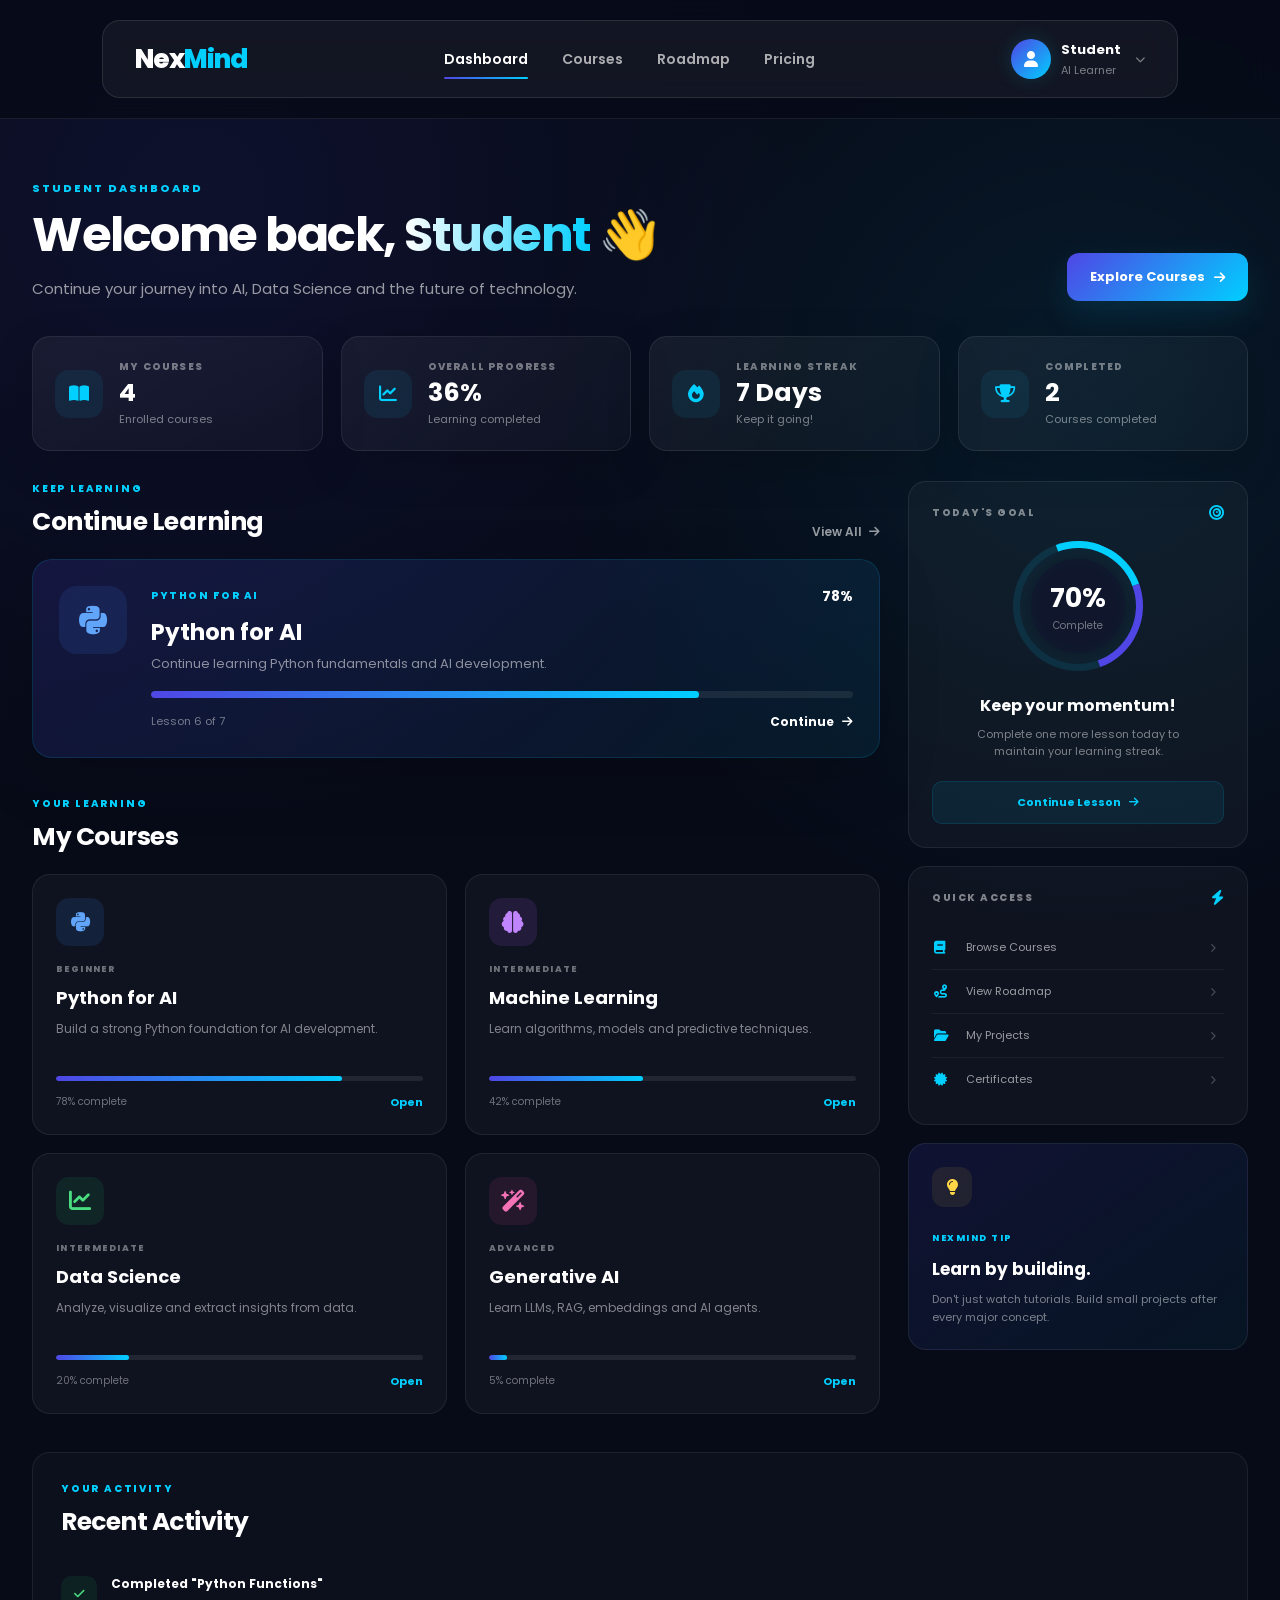
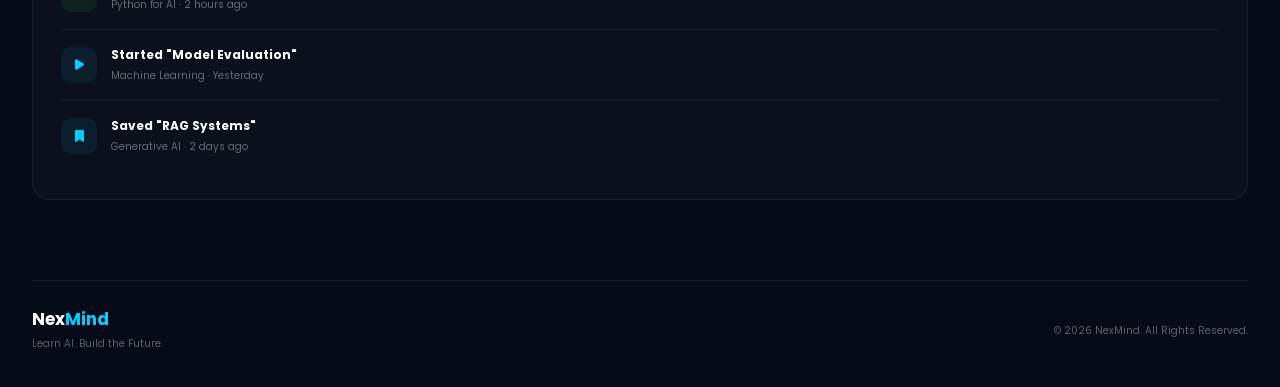
<file: dashboard.html>
<!DOCTYPE html>
<html lang="en">

<head>

    <meta charset="UTF-8">

    <meta name="viewport" content="width=device-width, initial-scale=1.0">

    <title>NexMind | Student Dashboard</title>

    <!-- Existing NexMind CSS -->
    <link rel="stylesheet" href="style.css">

    <link rel="stylesheet" href="dashboard.css">

    <!-- Font Awesome -->
    <link rel="stylesheet" href="https://cdnjs.cloudflare.com/ajax/libs/font-awesome/6.5.2/css/all.min.css">

</head>


<body class="dashboard-page">


    <!-- =========================================
                    NAVBAR
========================================= -->

    <header class="dashboard-header">

        <nav class="dashboard-navbar">


            <!-- LOGO -->

            <a href="index.html" class="dashboard-logo">
                Nex<span>Mind</span>
            </a>


            <!-- NAVIGATION -->

            <div class="dashboard-nav-links">

                <a href="dashboard.html" class="active">
                    Dashboard
                </a>

                <a href="courses.html">
                    Courses
                </a>

                <a href="roadmap.html">
                    Roadmap
                </a>

                <a href="pricing.html">
                    Pricing
                </a>

            </div>


            <!-- PROFILE -->

            <div class="dashboard-profile">

                <div class="profile-avatar">
                    <i class="fa-solid fa-user"></i>
                </div>

                <div class="profile-info">

                    <strong>
                        Student
                    </strong>

                    <span>
                        AI Learner
                    </span>

                </div>

                <i class="fa-solid fa-chevron-down profile-arrow"></i>

            </div>


            <!-- MOBILE MENU -->

            <button class="dashboard-menu" id="dashboardMenu">

                <i class="fa-solid fa-bars"></i>

            </button>


        </nav>

    </header>



    <!-- =========================================
                DASHBOARD BODY
========================================= -->

    <main class="dashboard-container">


        <!-- =====================================
                WELCOME SECTION
    ====================================== -->

        <section class="dashboard-welcome">

            <div>

                <span class="dashboard-eyebrow">
                    STUDENT DASHBOARD
                </span>

                <h1>
                    Welcome back, <span>Student</span> 👋
                </h1>

                <p>
                    Continue your journey into AI, Data Science
                    and the future of technology.
                </p>

            </div>


            <a href="courses.html" class="dashboard-primary-btn">

                Explore Courses

                <i class="fa-solid fa-arrow-right"></i>

            </a>

        </section>



        <!-- =====================================
                STATISTICS
    ====================================== -->

        <section class="dashboard-stats">


            <div class="dashboard-stat-card">

                <div class="stat-icon">
                    <i class="fa-solid fa-book-open"></i>
                </div>

                <div class="stat-details">

                    <span>
                        MY COURSES
                    </span>

                    <strong>
                        4
                    </strong>

                    <small>
                        Enrolled courses
                    </small>

                </div>

            </div>



            <div class="dashboard-stat-card">

                <div class="stat-icon">
                    <i class="fa-solid fa-chart-line"></i>
                </div>

                <div class="stat-details">

                    <span>
                        OVERALL PROGRESS
                    </span>

                    <strong>
                        68%
                    </strong>

                    <small>
                        Learning completed
                    </small>

                </div>

            </div>



            <div class="dashboard-stat-card">

                <div class="stat-icon">
                    <i class="fa-solid fa-fire"></i>
                </div>

                <div class="stat-details">

                    <span>
                        LEARNING STREAK
                    </span>

                    <strong>
                        7 Days
                    </strong>

                    <small>
                        Keep it going!
                    </small>

                </div>

            </div>



            <div class="dashboard-stat-card">

                <div class="stat-icon">
                    <i class="fa-solid fa-trophy"></i>
                </div>

                <div class="stat-details">

                    <span>
                        COMPLETED
                    </span>

                    <strong>
                        2
                    </strong>

                    <small>
                        Courses completed
                    </small>

                </div>

            </div>


        </section>



        <!-- =====================================
                MAIN DASHBOARD GRID
    ====================================== -->

        <section class="dashboard-grid">


            <!-- =================================
                CONTINUE LEARNING
        ================================== -->

            <div class="dashboard-main-column">


                <div class="dashboard-section-heading">

                    <div>

                        <span>
                            KEEP LEARNING
                        </span>

                        <h2>
                            Continue Learning
                        </h2>

                    </div>

                    <a href="courses.html">
                        View All
                        <i class="fa-solid fa-arrow-right"></i>
                    </a>

                </div>



                <!-- CONTINUE CARD -->

                <div class="continue-learning-card">


                    <div class="continue-course-icon python-icon">

                        <i class="fa-brands fa-python"></i>

                    </div>


                    <div class="continue-course-info">

                        <div class="continue-course-top">

                            <span>
                                PYTHON FOR AI
                            </span>

                            <strong>
                                78%
                            </strong>

                        </div>


                        <h3>
                            Python for AI
                        </h3>


                        <p>
                            Continue learning Python fundamentals
                            and AI development.
                        </p>


                        <div class="dashboard-progress">

                            <span style="width: 78%;"></span>

                        </div>


                        <div class="continue-bottom">

                            <small>
                                Lesson 6 of 7
                            </small>


                            <a href="python-course.html" class="continue-btn">

                                Continue

                                <i class="fa-solid fa-arrow-right"></i>

                            </a>

                        </div>

                    </div>

                </div>



                <!-- =================================
                    MY COURSES
            ================================== -->

                <div class="dashboard-section-heading courses-heading">

                    <div>

                        <span>
                            YOUR LEARNING
                        </span>

                        <h2>
                            My Courses
                        </h2>

                    </div>

                </div>



                <div class="dashboard-course-grid">


                    <!-- PYTHON -->

                    <div class="dashboard-course-card">

                        <div class="course-card-icon python-icon">

                            <i class="fa-brands fa-python"></i>

                        </div>

                        <span class="course-level">
                            BEGINNER
                        </span>

                        <h3>
                            Python for AI
                        </h3>

                        <p>
                            Build a strong Python foundation
                            for AI development.
                        </p>

                        <div class="mini-progress">

                            <span style="width: 78%;"></span>

                        </div>

                        <div class="course-card-footer">

                            <span>
                                78% complete
                            </span>

                            <a href="python-course.html">
                                Open
                            </a>

                        </div>

                    </div>



                    <!-- MACHINE LEARNING -->

                    <div class="dashboard-course-card">

                        <div class="course-card-icon ml-icon">

                            <i class="fa-solid fa-brain"></i>

                        </div>

                        <span class="course-level">
                            INTERMEDIATE
                        </span>

                        <h3>
                            Machine Learning
                        </h3>

                        <p>
                            Learn algorithms, models and
                            predictive techniques.
                        </p>

                        <div class="mini-progress">

                            <span style="width: 42%;"></span>

                        </div>

                        <div class="course-card-footer">

                            <span>
                                42% complete
                            </span>

                            <a href="ml-course.html">
                                Open
                            </a>

                        </div>

                    </div>



                    <!-- DATA SCIENCE -->

                    <div class="dashboard-course-card">

                        <div class="course-card-icon ds-icon">

                            <i class="fa-solid fa-chart-line"></i>

                        </div>

                        <span class="course-level">
                            INTERMEDIATE
                        </span>

                        <h3>
                            Data Science
                        </h3>

                        <p>
                            Analyze, visualize and extract
                            insights from data.
                        </p>

                        <div class="mini-progress">

                            <span style="width: 20%;"></span>

                        </div>

                        <div class="course-card-footer">

                            <span>
                                20% complete
                            </span>

                            <a href="data-science-course.html">
                                Open
                            </a>

                        </div>

                    </div>



                    <!-- GENERATIVE AI -->

                    <div class="dashboard-course-card">

                        <div class="course-card-icon genai-icon">

                            <i class="fa-solid fa-wand-magic-sparkles"></i>

                        </div>

                        <span class="course-level">
                            ADVANCED
                        </span>

                        <h3>
                            Generative AI
                        </h3>

                        <p>
                            Learn LLMs, RAG, embeddings and
                            AI agents.
                        </p>

                        <div class="mini-progress">

                            <span style="width: 5%;"></span>

                        </div>

                        <div class="course-card-footer">

                            <span>
                                5% complete
                            </span>

                            <a href="genai-course.html">
                                Open
                            </a>

                        </div>

                    </div>


                </div>


            </div>



            <!-- =================================
                RIGHT SIDEBAR
        ================================== -->

            <aside class="dashboard-sidebar">


                <!-- DAILY GOAL -->

                <div class="dashboard-side-card daily-goal">

                    <div class="side-card-heading">

                        <span>
                            TODAY'S GOAL
                        </span>

                        <i class="fa-solid fa-bullseye"></i>

                    </div>


                    <div class="goal-circle">

                        <strong>
                            70%
                        </strong>

                        <span>
                            Complete
                        </span>

                    </div>


                    <h3>
                        Keep your momentum!
                    </h3>

                    <p>
                        Complete one more lesson today
                        to maintain your learning streak.
                    </p>


                    <a href="python-course.html" class="side-action-btn">

                        Continue Lesson

                        <i class="fa-solid fa-arrow-right"></i>

                    </a>

                </div>



                <!-- QUICK LINKS -->

                <div class="dashboard-side-card">

                    <div class="side-card-heading">

                        <span>
                            QUICK ACCESS
                        </span>

                        <i class="fa-solid fa-bolt"></i>

                    </div>


                    <div class="quick-links">


                        <a href="courses.html">

                            <i class="fa-solid fa-book"></i>

                            <span>
                                Browse Courses
                            </span>

                            <i class="fa-solid fa-chevron-right"></i>

                        </a>


                        <a href="roadmap.html">

                            <i class="fa-solid fa-route"></i>

                            <span>
                                View Roadmap
                            </span>

                            <i class="fa-solid fa-chevron-right"></i>

                        </a>


                        <a href="#">

                            <i class="fa-solid fa-folder-open"></i>

                            <span>
                                My Projects
                            </span>

                            <i class="fa-solid fa-chevron-right"></i>

                        </a>


                        <a href="#">

                            <i class="fa-solid fa-certificate"></i>

                            <span>
                                Certificates
                            </span>

                            <i class="fa-solid fa-chevron-right"></i>

                        </a>


                    </div>

                </div>



                <!-- LEARNING TIP -->

                <div class="dashboard-side-card learning-tip">

                    <div class="tip-icon">

                        <i class="fa-solid fa-lightbulb"></i>

                    </div>


                    <span>
                        NEXMIND TIP
                    </span>


                    <h3>
                        Learn by building.
                    </h3>


                    <p>
                        Don't just watch tutorials.
                        Build small projects after
                        every major concept.
                    </p>

                </div>


            </aside>


        </section>



        <!-- =====================================
                RECENT ACTIVITY
    ====================================== -->

        <section class="recent-activity">


            <div class="dashboard-section-heading">

                <div>

                    <span>
                        YOUR ACTIVITY
                    </span>

                    <h2>
                        Recent Activity
                    </h2>

                </div>

            </div>


            <div class="activity-list">


                <div class="activity-item">

                    <div class="activity-icon completed">

                        <i class="fa-solid fa-check"></i>

                    </div>

                    <div class="activity-text">

                        <strong>
                            Completed "Python Functions"
                        </strong>

                        <span>
                            Python for AI · 2 hours ago
                        </span>

                    </div>

                </div>


                <div class="activity-item">

                    <div class="activity-icon">

                        <i class="fa-solid fa-play"></i>

                    </div>

                    <div class="activity-text">

                        <strong>
                            Started "Model Evaluation"
                        </strong>

                        <span>
                            Machine Learning · Yesterday
                        </span>

                    </div>

                </div>


                <div class="activity-item">

                    <div class="activity-icon">

                        <i class="fa-solid fa-bookmark"></i>

                    </div>

                    <div class="activity-text">

                        <strong>
                            Saved "RAG Systems"
                        </strong>

                        <span>
                            Generative AI · 2 days ago
                        </span>

                    </div>

                </div>


            </div>

        </section>


    </main>



    <!-- =========================================
                    FOOTER
========================================= -->

    <footer class="dashboard-footer">

        <div>

            <strong>
                Nex<span>Mind</span>
            </strong>

            <p>
                Learn AI. Build the Future.
            </p>

        </div>


        <p>
            © 2026 NexMind. All Rights Reserved.
        </p>

    </footer>



    <script src="dashboard.js"></script>

</body>

</html>
</file>
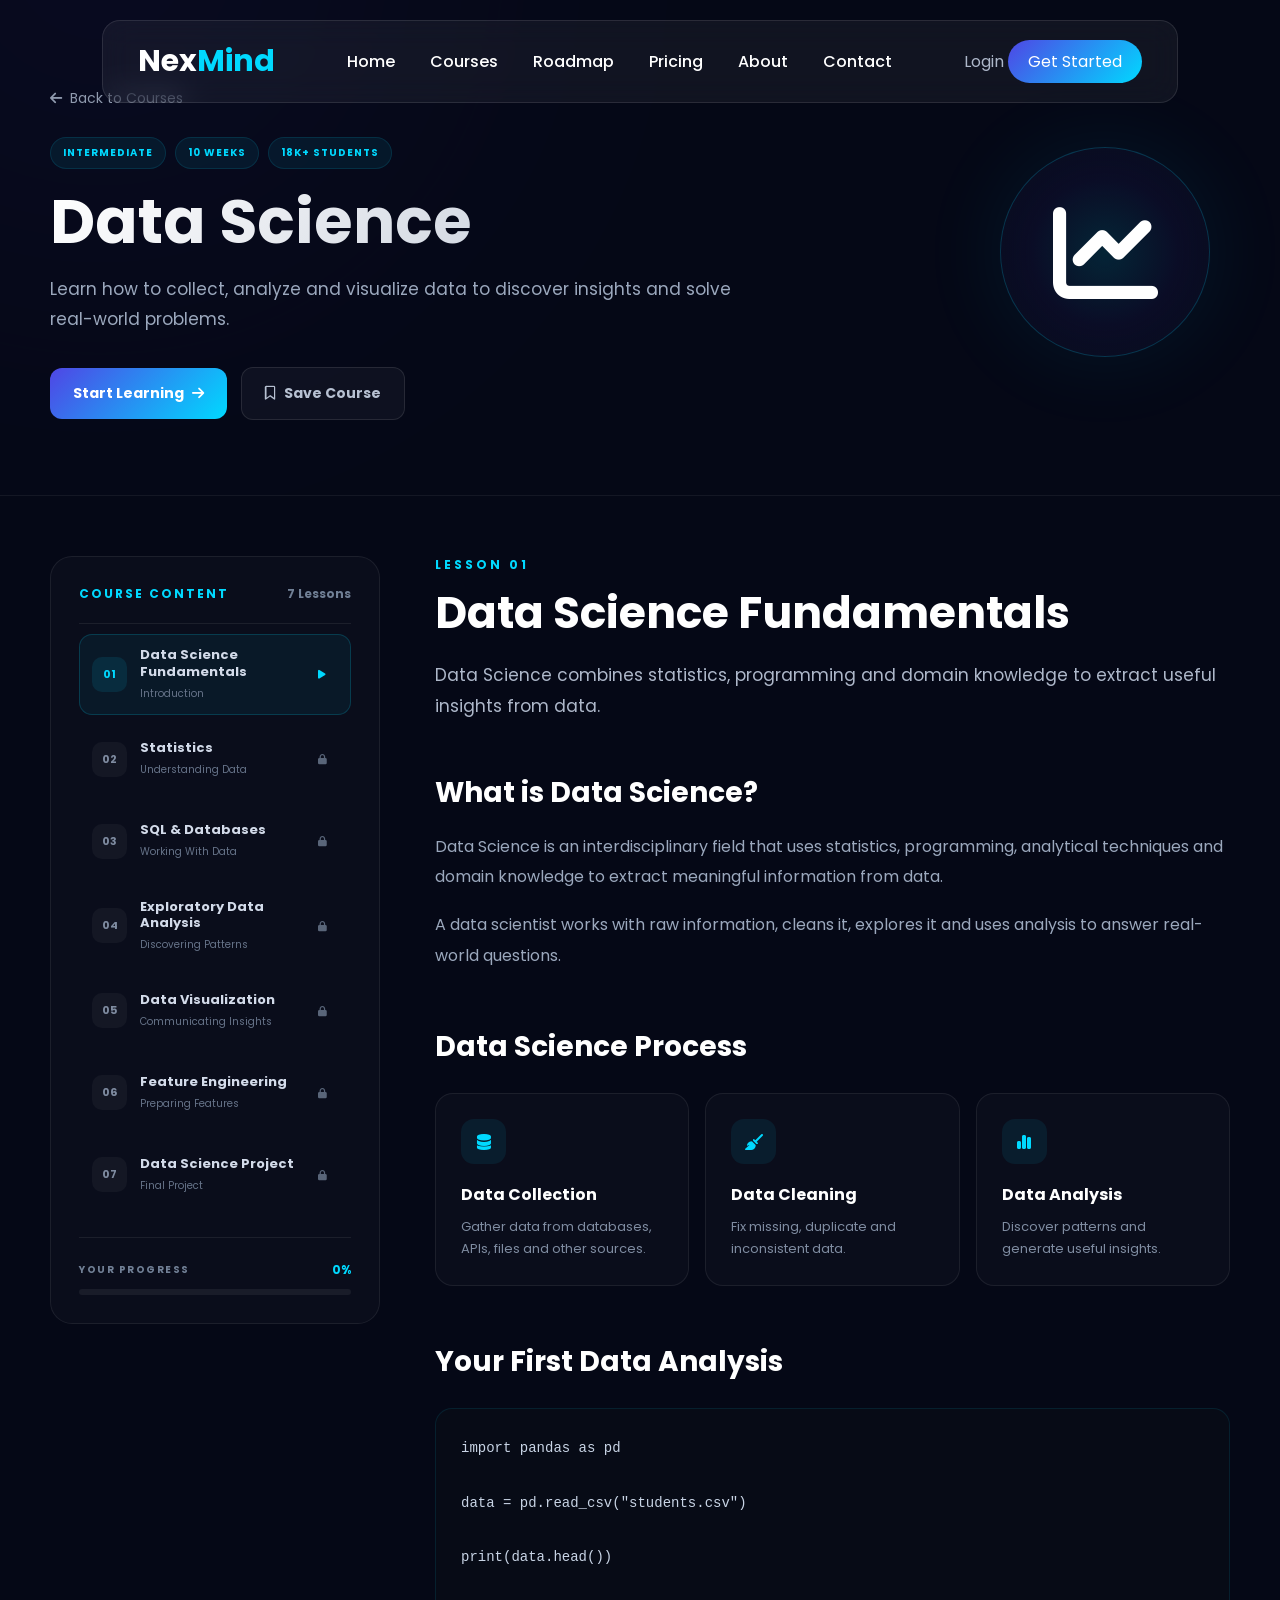
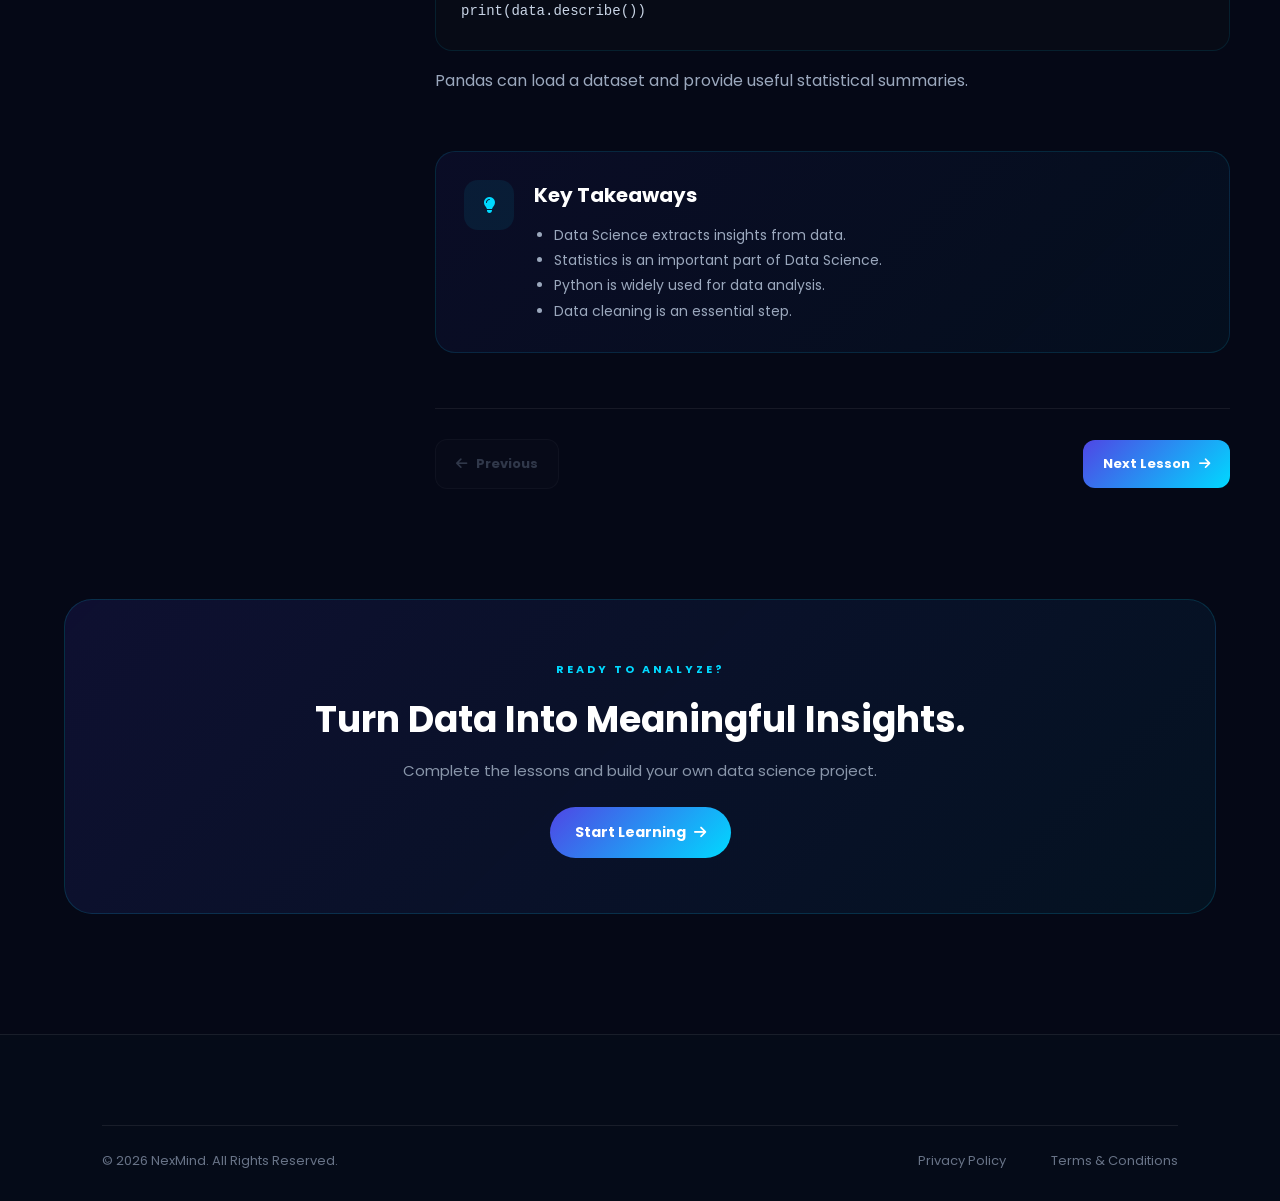
<file: data-science-course.html>
<!DOCTYPE html>
<html lang="en">

<head>

    <meta charset="UTF-8">

    <meta name="viewport" content="width=device-width, initial-scale=1.0">

    <title>NexMind | Data Science</title>

    <link rel="stylesheet" href="style.css">

    <link rel="stylesheet" href="https://cdnjs.cloudflare.com/ajax/libs/font-awesome/6.5.2/css/all.min.css">

</head>


<body>


    <!-- =========================================
                    NAVBAR
========================================= -->

    <header>

        <nav>

            <div class="logo">
                Nex<span>Mind</span>
            </div>


            <ul>

                <li>
                    <a href="index.html">
                        Home
                    </a>
                </li>

                <li>
                    <a href="courses.html">
                        Courses
                    </a>
                </li>

                <li>
                    <a href="roadmap.html">
                        Roadmap
                    </a>
                </li>

                <li>
                    <a href="pricing.html">
                        Pricing
                    </a>
                </li>

                <li>
                    <a href="about.html">
                        About
                    </a>
                </li>

                <li>
                    <a href="contact.html">
                        Contact
                    </a>
                </li>

            </ul>


            <div class="nav-buttons">

                <a href="#" class="login-btn">
                    Login
                </a>

                <a href="pricing.html" class="nav-cta">
                    Get Started
                </a>

            </div>


            <button class="menu-toggle">

                <i class="fa-solid fa-bars"></i>

            </button>

        </nav>

    </header>



    <!-- =========================================
                COURSE HERO
========================================= -->

    <main>

        <section class="learning-hero">

            <div class="learning-hero-content">


                <a href="courses.html" class="back-course">

                    <i class="fa-solid fa-arrow-left"></i>

                    Back to Courses

                </a>


                <div class="learning-badge">

                    <span>
                        INTERMEDIATE
                    </span>

                    <span>
                        10 WEEKS
                    </span>

                    <span>
                        18K+ STUDENTS
                    </span>

                </div>


                <h1>
                    Data Science
                </h1>


                <p>

                    Learn how to collect, analyze and
                    visualize data to discover insights
                    and solve real-world problems.

                </p>


                <div class="learning-actions">

                    <a href="pricing.html" class="learning-primary">

                        Start Learning

                        <i class="fa-solid fa-arrow-right"></i>

                    </a>


                    <button class="learning-secondary" id="saveCourse">

                        <i class="fa-regular fa-bookmark"></i>

                        Save Course

                    </button>

                </div>

            </div>


            <div class="learning-hero-icon">

                <i class="fa-solid fa-chart-line"></i>

            </div>

        </section>



        <!-- =========================================
                COURSE LAYOUT
========================================= -->

        <section class="learning-layout">


            <!-- =====================================
                SIDEBAR
    ====================================== -->

            <aside class="course-sidebar">

                <div class="sidebar-title">

                    <span>
                        COURSE CONTENT
                    </span>

                    <strong>
                        7 Lessons
                    </strong>

                </div>


                <div class="lesson-list">


                    <button class="lesson active" data-lesson="0">

                        <span class="lesson-number">
                            01
                        </span>

                        <span class="lesson-info">

                            <strong>
                                Data Science Fundamentals
                            </strong>

                            <small>
                                Introduction
                            </small>

                        </span>

                        <i class="fa-solid fa-play"></i>

                    </button>


                    <button class="lesson" data-lesson="1" disabled>

                        <span class="lesson-number">
                            02
                        </span>

                        <span class="lesson-info">

                            <strong>
                                Statistics
                            </strong>

                            <small>
                                Understanding Data
                            </small>

                        </span>

                        <i class="fa-solid fa-lock"></i>

                    </button>


                    <button class="lesson" data-lesson="2" disabled>

                        <span class="lesson-number">
                            03
                        </span>

                        <span class="lesson-info">

                            <strong>
                                SQL & Databases
                            </strong>

                            <small>
                                Working With Data
                            </small>

                        </span>

                        <i class="fa-solid fa-lock"></i>

                    </button>


                    <button class="lesson" data-lesson="3" disabled>

                        <span class="lesson-number">
                            04
                        </span>

                        <span class="lesson-info">

                            <strong>
                                Exploratory Data Analysis
                            </strong>

                            <small>
                                Discovering Patterns
                            </small>

                        </span>

                        <i class="fa-solid fa-lock"></i>

                    </button>


                    <button class="lesson" data-lesson="4" disabled>

                        <span class="lesson-number">
                            05
                        </span>

                        <span class="lesson-info">

                            <strong>
                                Data Visualization
                            </strong>

                            <small>
                                Communicating Insights
                            </small>

                        </span>

                        <i class="fa-solid fa-lock"></i>

                    </button>


                    <button class="lesson" data-lesson="5" disabled>

                        <span class="lesson-number">
                            06
                        </span>

                        <span class="lesson-info">

                            <strong>
                                Feature Engineering
                            </strong>

                            <small>
                                Preparing Features
                            </small>

                        </span>

                        <i class="fa-solid fa-lock"></i>

                    </button>


                    <button class="lesson" data-lesson="6" disabled>

                        <span class="lesson-number">
                            07
                        </span>

                        <span class="lesson-info">

                            <strong>
                                Data Science Project
                            </strong>

                            <small>
                                Final Project
                            </small>

                        </span>

                        <i class="fa-solid fa-lock"></i>

                    </button>


                </div>


                <div class="course-progress">

                    <div class="progress-heading">

                        <span>
                            YOUR PROGRESS
                        </span>

                        <strong id="progressText">
                            0%
                        </strong>

                    </div>


                    <div class="progress-bar">

                        <span id="progressBar"></span>

                    </div>

                </div>

            </aside>



            <!-- =====================================
                LESSON CONTENT
    ====================================== -->

            <article class="lesson-content">


                <div class="lesson-label">
                    LESSON 01
                </div>


                <h2 id="lessonTitle">
                    Data Science Fundamentals
                </h2>


                <p class="lesson-intro" id="lessonIntro">

                    Data Science combines statistics,
                    programming and domain knowledge
                    to extract useful insights from data.

                </p>


                <!-- Theory -->

                <div class="theory-section">

                    <h3>
                        What is Data Science?
                    </h3>


                    <p>

                        Data Science is an interdisciplinary field
                        that uses scientific methods, statistics,
                        programming and analytical techniques to
                        extract meaningful information from data.

                    </p>


                    <p>

                        Data scientists work with raw information,
                        transform it into useful datasets and use
                        analysis to answer business and technical
                        questions.

                    </p>

                </div>



                <!-- Data Science Process -->

                <div class="theory-section">

                    <h3>
                        Data Science Process
                    </h3>


                    <div class="benefit-grid">


                        <div class="benefit-card">

                            <i class="fa-solid fa-database"></i>

                            <h4>
                                Data Collection
                            </h4>

                            <p>
                                Gather data from databases,
                                APIs and other sources.
                            </p>

                        </div>


                        <div class="benefit-card">

                            <i class="fa-solid fa-broom"></i>

                            <h4>
                                Data Cleaning
                            </h4>

                            <p>
                                Fix missing, duplicate and
                                inconsistent data.
                            </p>

                        </div>


                        <div class="benefit-card">

                            <i class="fa-solid fa-chart-simple"></i>

                            <h4>
                                Data Analysis
                            </h4>

                            <p>
                                Discover patterns and
                                generate useful insights.
                            </p>

                        </div>

                    </div>

                </div>



                <!-- Example -->

                <div class="theory-section">

                    <h3>
                        Your First Data Analysis
                    </h3>


                    <div class="code-box">

                        <pre><code>import pandas as pd

data = pd.read_csv("students.csv")

print(data.head())

print(data.describe())</code></pre>

                    </div>


                    <p class="code-explanation">

                        Pandas can load a dataset and provide
                        useful statistical summaries with just
                        a few lines of Python.

                    </p>

                </div>



                <!-- Takeaways -->

                <div class="takeaway-box">

                    <div class="takeaway-icon">

                        <i class="fa-solid fa-lightbulb"></i>

                    </div>


                    <div>

                        <h3>
                            Key Takeaways
                        </h3>

                        <ul>

                            <li>
                                Data Science extracts insights from data.
                            </li>

                            <li>
                                Statistics is an important part of Data Science.
                            </li>

                            <li>
                                Python is widely used for data analysis.
                            </li>

                            <li>
                                Data cleaning and exploration are essential steps.
                            </li>

                        </ul>

                    </div>

                </div>



                <!-- Navigation -->

                <div class="lesson-navigation">

                    <button class="lesson-prev" id="previousLesson" disabled>

                        <i class="fa-solid fa-arrow-left"></i>

                        Previous

                    </button>


                    <button class="lesson-next" id="nextLesson">

                        Next Lesson

                        <i class="fa-solid fa-arrow-right"></i>

                    </button>

                </div>


            </article>

        </section>



        <!-- =========================================
                CTA
========================================= -->

        <section class="learning-cta">

            <span>
                READY TO ANALYZE?
            </span>

            <h2>
                Turn Data Into Meaningful Insights.
            </h2>

            <p>
                Complete the lessons and build your own
                data science project.
            </p>

            <a href="pricing.html">

                Start Learning

                <i class="fa-solid fa-arrow-right"></i>

            </a>

        </section>


    </main>



    <!-- =========================================
                    FOOTER
========================================= -->

    <footer class="footer">

        <div class="footer-bottom">

            <p>
                © 2026 NexMind.
                All Rights Reserved.
            </p>

            <div class="footer-legal">

                <a href="#">
                    Privacy Policy
                </a>

                <a href="#">
                    Terms & Conditions
                </a>

            </div>

        </div>

    </footer>


    <script src="data-science-course.js"></script>

</body>

</html>
</file>
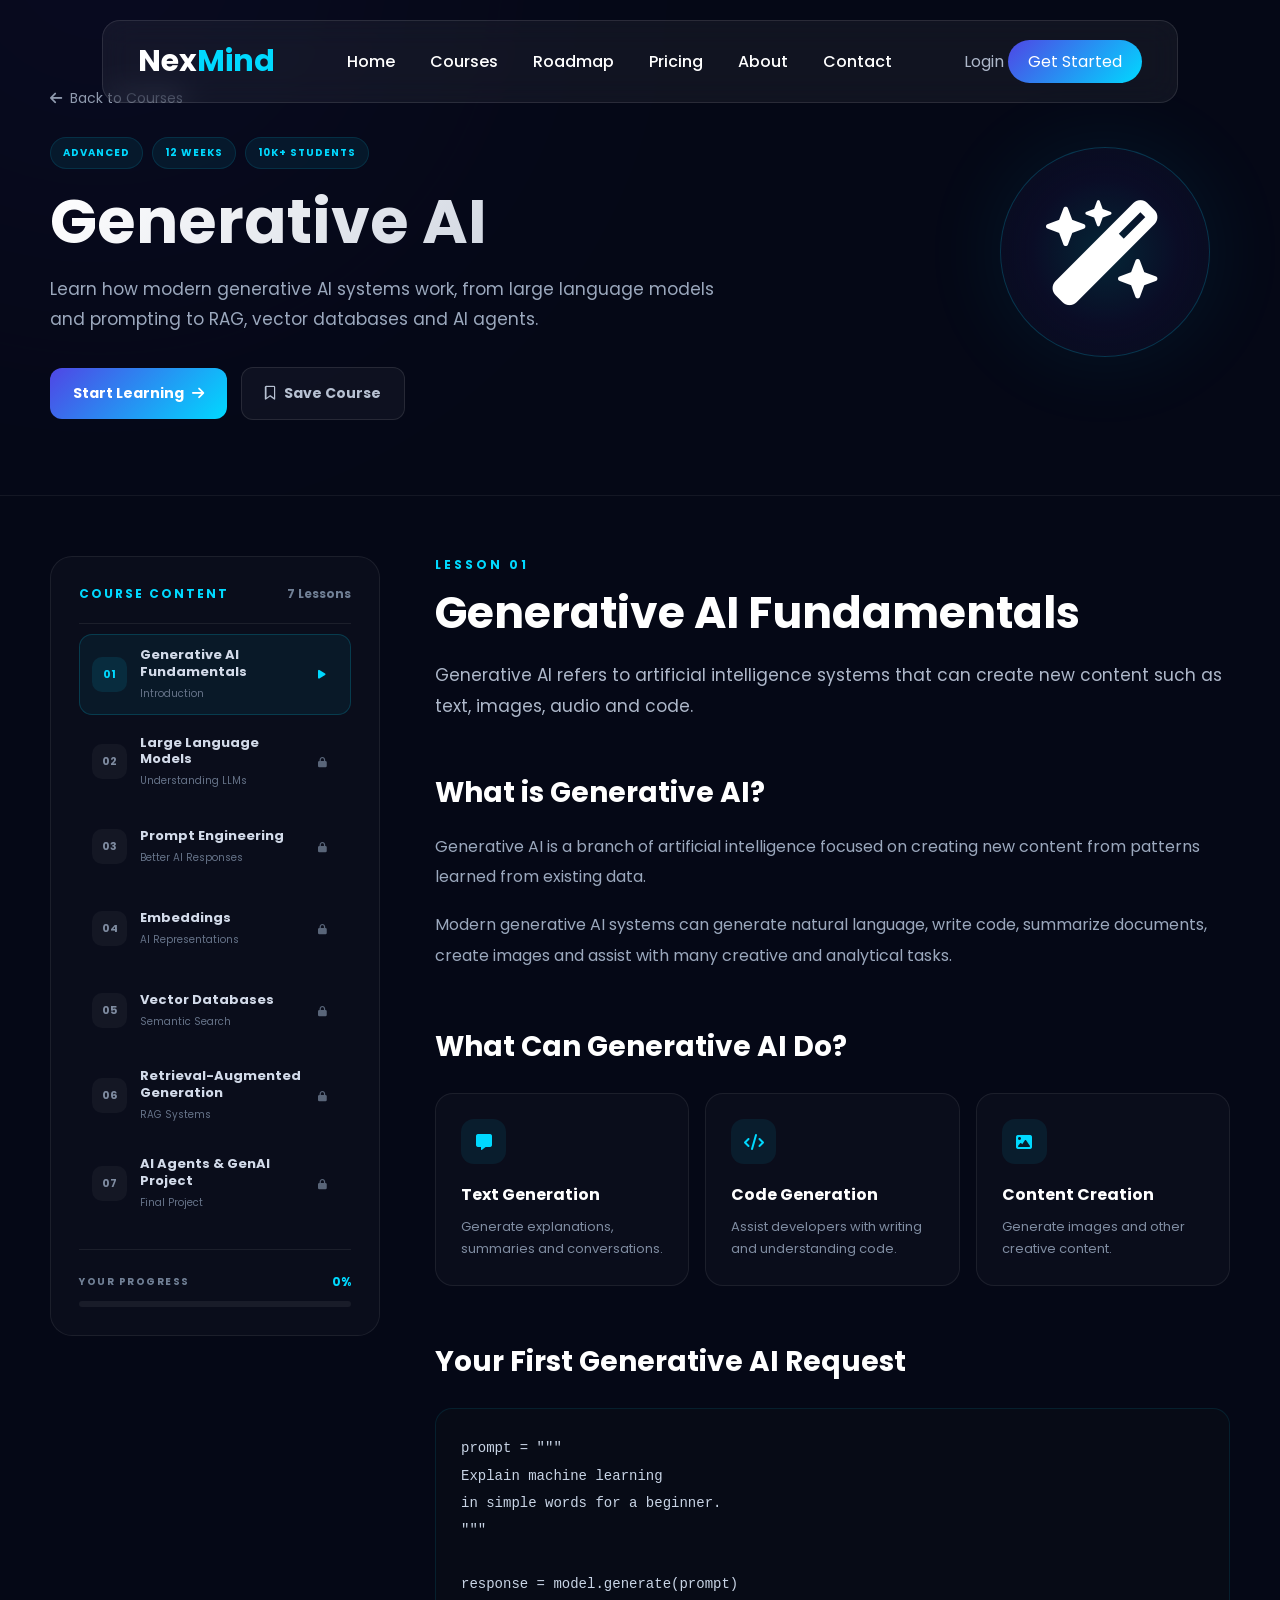
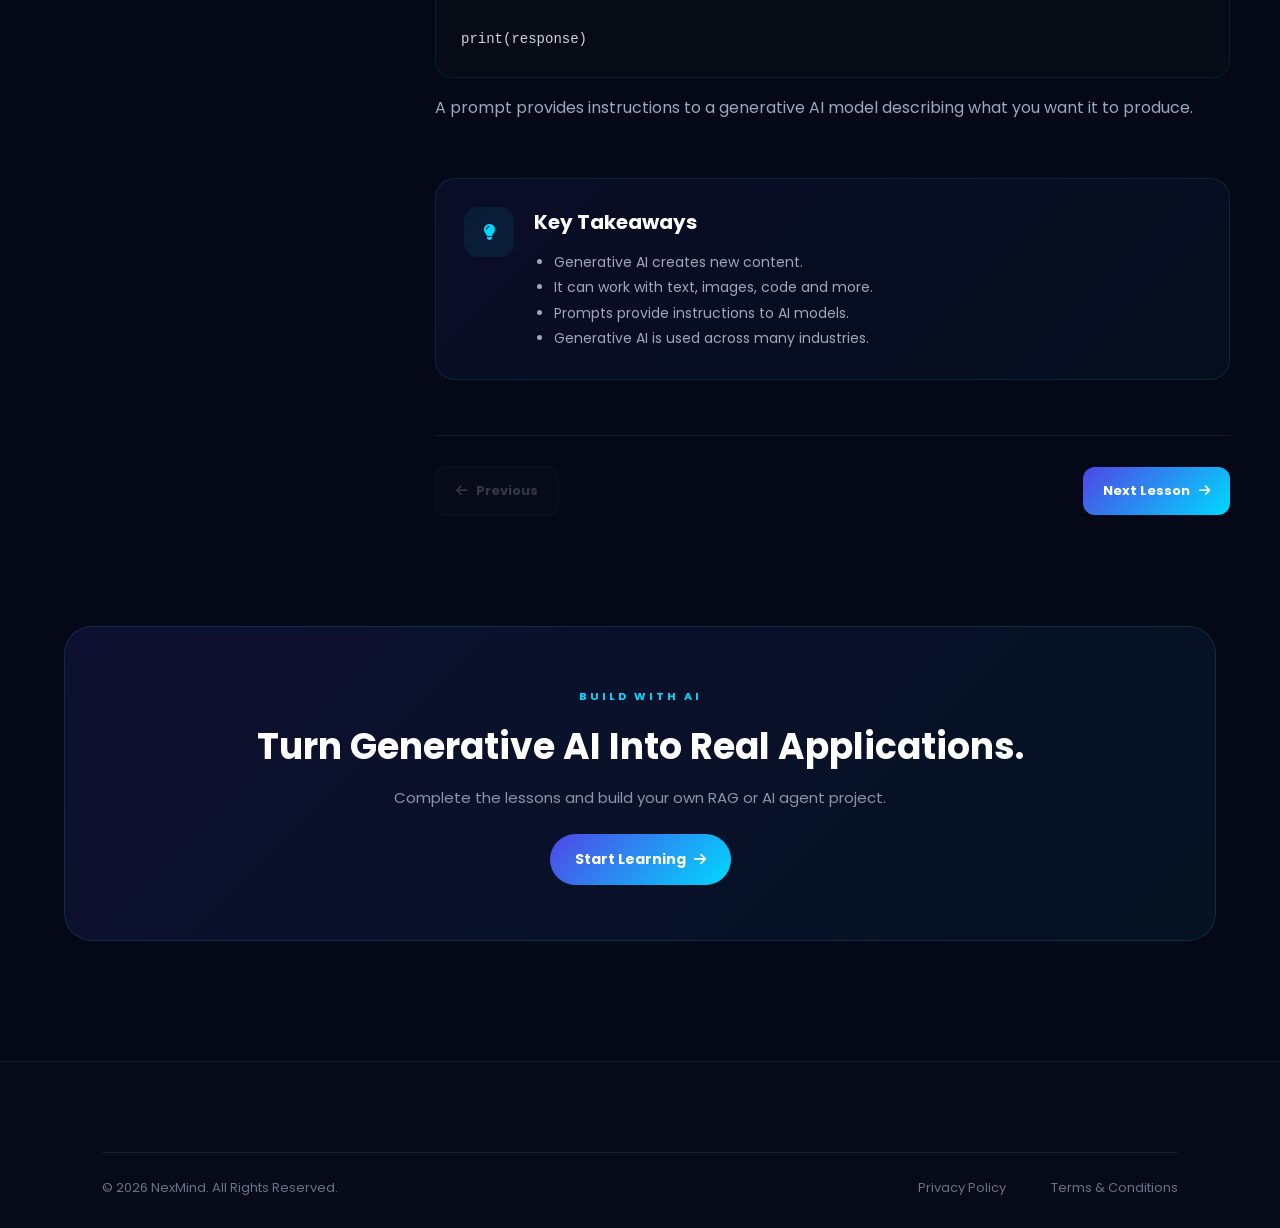
<file: genai-course.html>
<!DOCTYPE html>
<html lang="en">

<head>

    <meta charset="UTF-8">

    <meta name="viewport" content="width=device-width, initial-scale=1.0">

    <title>NexMind | Generative AI</title>

    <link rel="stylesheet" href="style.css">

    <link rel="stylesheet" href="https://cdnjs.cloudflare.com/ajax/libs/font-awesome/6.5.2/css/all.min.css">

</head>


<body>


    <!-- =========================================
                    NAVBAR
========================================= -->

    <header>

        <nav>

            <div class="logo">
                Nex<span>Mind</span>
            </div>


            <ul>

                <li>
                    <a href="index.html">
                        Home
                    </a>
                </li>

                <li>
                    <a href="courses.html">
                        Courses
                    </a>
                </li>

                <li>
                    <a href="roadmap.html">
                        Roadmap
                    </a>
                </li>

                <li>
                    <a href="pricing.html">
                        Pricing
                    </a>
                </li>

                <li>
                    <a href="about.html">
                        About
                    </a>
                </li>

                <li>
                    <a href="contact.html">
                        Contact
                    </a>
                </li>

            </ul>


            <div class="nav-buttons">

                <a href="#" class="login-btn">
                    Login
                </a>

                <a href="pricing.html" class="nav-cta">
                    Get Started
                </a>

            </div>


            <button class="menu-toggle">

                <i class="fa-solid fa-bars"></i>

            </button>

        </nav>

    </header>



    <!-- =========================================
                COURSE HERO
========================================= -->

    <main>

        <section class="learning-hero">

            <div class="learning-hero-content">


                <a href="courses.html" class="back-course">

                    <i class="fa-solid fa-arrow-left"></i>

                    Back to Courses

                </a>


                <div class="learning-badge">

                    <span>
                        ADVANCED
                    </span>

                    <span>
                        12 WEEKS
                    </span>

                    <span>
                        10K+ STUDENTS
                    </span>

                </div>


                <h1>
                    Generative AI
                </h1>


                <p>

                    Learn how modern generative AI systems work,
                    from large language models and prompting to
                    RAG, vector databases and AI agents.

                </p>


                <div class="learning-actions">

                    <a href="pricing.html" class="learning-primary">

                        Start Learning

                        <i class="fa-solid fa-arrow-right"></i>

                    </a>


                    <button class="learning-secondary" id="saveCourse">

                        <i class="fa-regular fa-bookmark"></i>

                        Save Course

                    </button>

                </div>

            </div>


            <div class="learning-hero-icon">

                <i class="fa-solid fa-wand-magic-sparkles"></i>

            </div>

        </section>



        <!-- =========================================
                COURSE LAYOUT
========================================= -->

        <section class="learning-layout">


            <!-- =====================================
                SIDEBAR
    ====================================== -->

            <aside class="course-sidebar">

                <div class="sidebar-title">

                    <span>
                        COURSE CONTENT
                    </span>

                    <strong>
                        7 Lessons
                    </strong>

                </div>


                <div class="lesson-list">


                    <button class="lesson active" data-lesson="0">

                        <span class="lesson-number">
                            01
                        </span>

                        <span class="lesson-info">

                            <strong>
                                Generative AI Fundamentals
                            </strong>

                            <small>
                                Introduction
                            </small>

                        </span>

                        <i class="fa-solid fa-play"></i>

                    </button>


                    <button class="lesson" data-lesson="1" disabled>

                        <span class="lesson-number">
                            02
                        </span>

                        <span class="lesson-info">

                            <strong>
                                Large Language Models
                            </strong>

                            <small>
                                Understanding LLMs
                            </small>

                        </span>

                        <i class="fa-solid fa-lock"></i>

                    </button>


                    <button class="lesson" data-lesson="2" disabled>

                        <span class="lesson-number">
                            03
                        </span>

                        <span class="lesson-info">

                            <strong>
                                Prompt Engineering
                            </strong>

                            <small>
                                Better AI Responses
                            </small>

                        </span>

                        <i class="fa-solid fa-lock"></i>

                    </button>


                    <button class="lesson" data-lesson="3" disabled>

                        <span class="lesson-number">
                            04
                        </span>

                        <span class="lesson-info">

                            <strong>
                                Embeddings
                            </strong>

                            <small>
                                AI Representations
                            </small>

                        </span>

                        <i class="fa-solid fa-lock"></i>

                    </button>


                    <button class="lesson" data-lesson="4" disabled>

                        <span class="lesson-number">
                            05
                        </span>

                        <span class="lesson-info">

                            <strong>
                                Vector Databases
                            </strong>

                            <small>
                                Semantic Search
                            </small>

                        </span>

                        <i class="fa-solid fa-lock"></i>

                    </button>


                    <button class="lesson" data-lesson="5" disabled>

                        <span class="lesson-number">
                            06
                        </span>

                        <span class="lesson-info">

                            <strong>
                                Retrieval-Augmented Generation
                            </strong>

                            <small>
                                RAG Systems
                            </small>

                        </span>

                        <i class="fa-solid fa-lock"></i>

                    </button>


                    <button class="lesson" data-lesson="6" disabled>

                        <span class="lesson-number">
                            07
                        </span>

                        <span class="lesson-info">

                            <strong>
                                AI Agents & GenAI Project
                            </strong>

                            <small>
                                Final Project
                            </small>

                        </span>

                        <i class="fa-solid fa-lock"></i>

                    </button>


                </div>


                <div class="course-progress">

                    <div class="progress-heading">

                        <span>
                            YOUR PROGRESS
                        </span>

                        <strong id="progressText">
                            0%
                        </strong>

                    </div>


                    <div class="progress-bar">

                        <span id="progressBar"></span>

                    </div>

                </div>

            </aside>



            <!-- =====================================
                LESSON CONTENT
    ====================================== -->

            <article class="lesson-content">


                <div class="lesson-label">
                    LESSON 01
                </div>


                <h2 id="lessonTitle">
                    Generative AI Fundamentals
                </h2>


                <p class="lesson-intro" id="lessonIntro">

                    Generative AI refers to artificial intelligence
                    systems that can create new content such as
                    text, images, audio, code and other media.

                </p>


                <!-- Theory -->

                <div class="theory-section">

                    <h3>
                        What is Generative AI?
                    </h3>


                    <p>

                        Generative AI is a branch of artificial
                        intelligence focused on creating new content
                        from patterns learned from existing data.

                    </p>


                    <p>

                        Modern generative AI systems can generate
                        natural language, write code, create images,
                        summarize documents and perform many other
                        creative and reasoning-oriented tasks.

                    </p>

                </div>



                <!-- Applications -->

                <div class="theory-section">

                    <h3>
                        What Can Generative AI Do?
                    </h3>


                    <div class="benefit-grid">


                        <div class="benefit-card">

                            <i class="fa-solid fa-message"></i>

                            <h4>
                                Text Generation
                            </h4>

                            <p>
                                Generate explanations,
                                summaries and conversations.
                            </p>

                        </div>


                        <div class="benefit-card">

                            <i class="fa-solid fa-code"></i>

                            <h4>
                                Code Generation
                            </h4>

                            <p>
                                Assist developers with
                                writing and understanding code.
                            </p>

                        </div>


                        <div class="benefit-card">

                            <i class="fa-solid fa-image"></i>

                            <h4>
                                Content Creation
                            </h4>

                            <p>
                                Generate images and other
                                creative content.
                            </p>

                        </div>

                    </div>

                </div>



                <!-- Example -->

                <div class="theory-section">

                    <h3>
                        Your First Generative AI Request
                    </h3>


                    <div class="code-box">

                        <pre><code>prompt = """
Explain machine learning
in simple words for a beginner.
"""

response = model.generate(prompt)

print(response)</code></pre>

                    </div>


                    <p class="code-explanation">

                        A prompt provides instructions to a generative
                        AI model describing what you want it to produce.

                    </p>

                </div>



                <!-- Takeaways -->

                <div class="takeaway-box">

                    <div class="takeaway-icon">

                        <i class="fa-solid fa-lightbulb"></i>

                    </div>


                    <div>

                        <h3>
                            Key Takeaways
                        </h3>

                        <ul>

                            <li>
                                Generative AI creates new content.
                            </li>

                            <li>
                                LLMs can generate and understand text.
                            </li>

                            <li>
                                Prompts provide instructions to AI models.
                            </li>

                            <li>
                                Generative AI has applications across many industries.
                            </li>

                        </ul>

                    </div>

                </div>



                <!-- Navigation -->

                <div class="lesson-navigation">

                    <button class="lesson-prev" id="previousLesson" disabled>

                        <i class="fa-solid fa-arrow-left"></i>

                        Previous

                    </button>


                    <button class="lesson-next" id="nextLesson">

                        Next Lesson

                        <i class="fa-solid fa-arrow-right"></i>

                    </button>

                </div>


            </article>

        </section>



        <!-- =========================================
                CTA
========================================= -->

        <section class="learning-cta">

            <span>
                BUILD WITH AI
            </span>

            <h2>
                Turn Generative AI Into Real Applications.
            </h2>

            <p>
                Complete the lessons and build your own
                RAG or AI agent project.
            </p>

            <a href="pricing.html">

                Start Learning

                <i class="fa-solid fa-arrow-right"></i>

            </a>

        </section>


    </main>



    <!-- =========================================
                    FOOTER
========================================= -->

    <footer class="footer">

        <div class="footer-bottom">

            <p>
                © 2026 NexMind.
                All Rights Reserved.
            </p>

            <div class="footer-legal">

                <a href="#">
                    Privacy Policy
                </a>

                <a href="#">
                    Terms & Conditions
                </a>

            </div>

        </div>

    </footer>


    <script src="genai-course.js"></script>

</body>

</html>
</file>
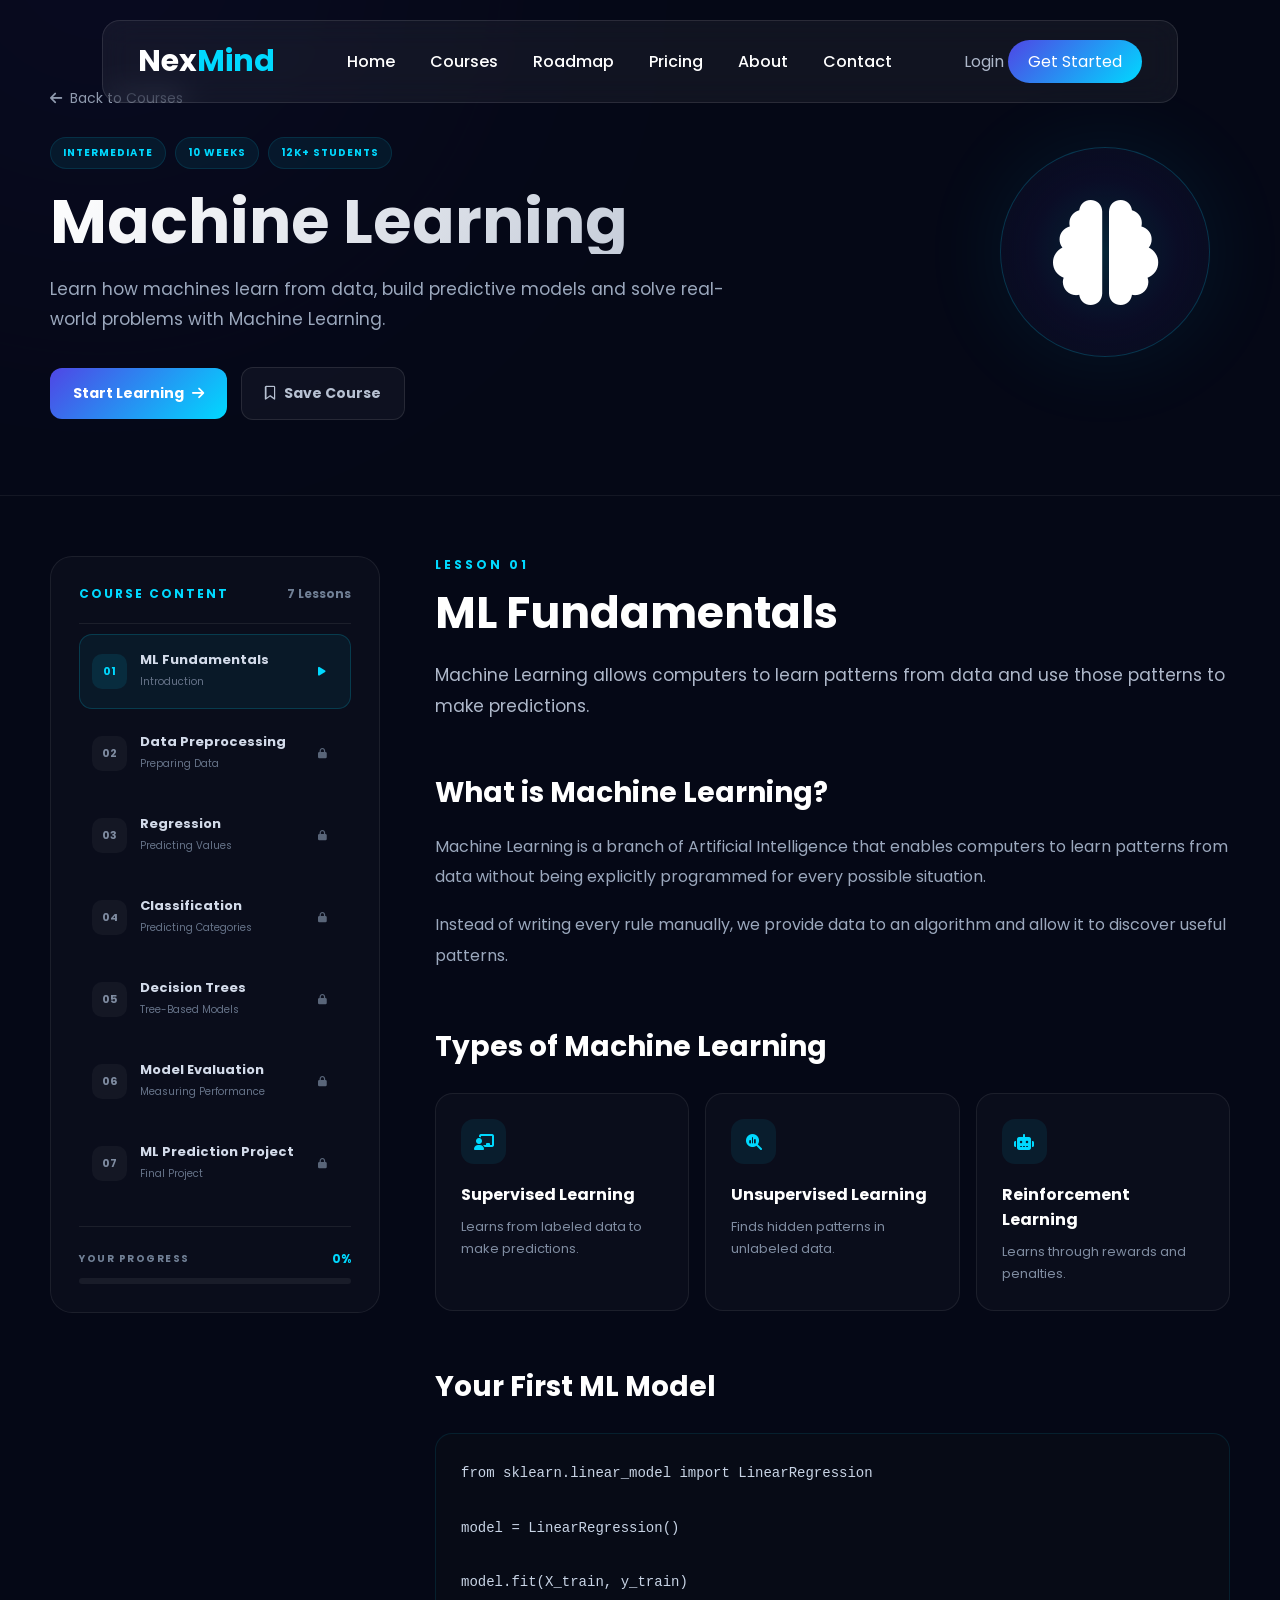
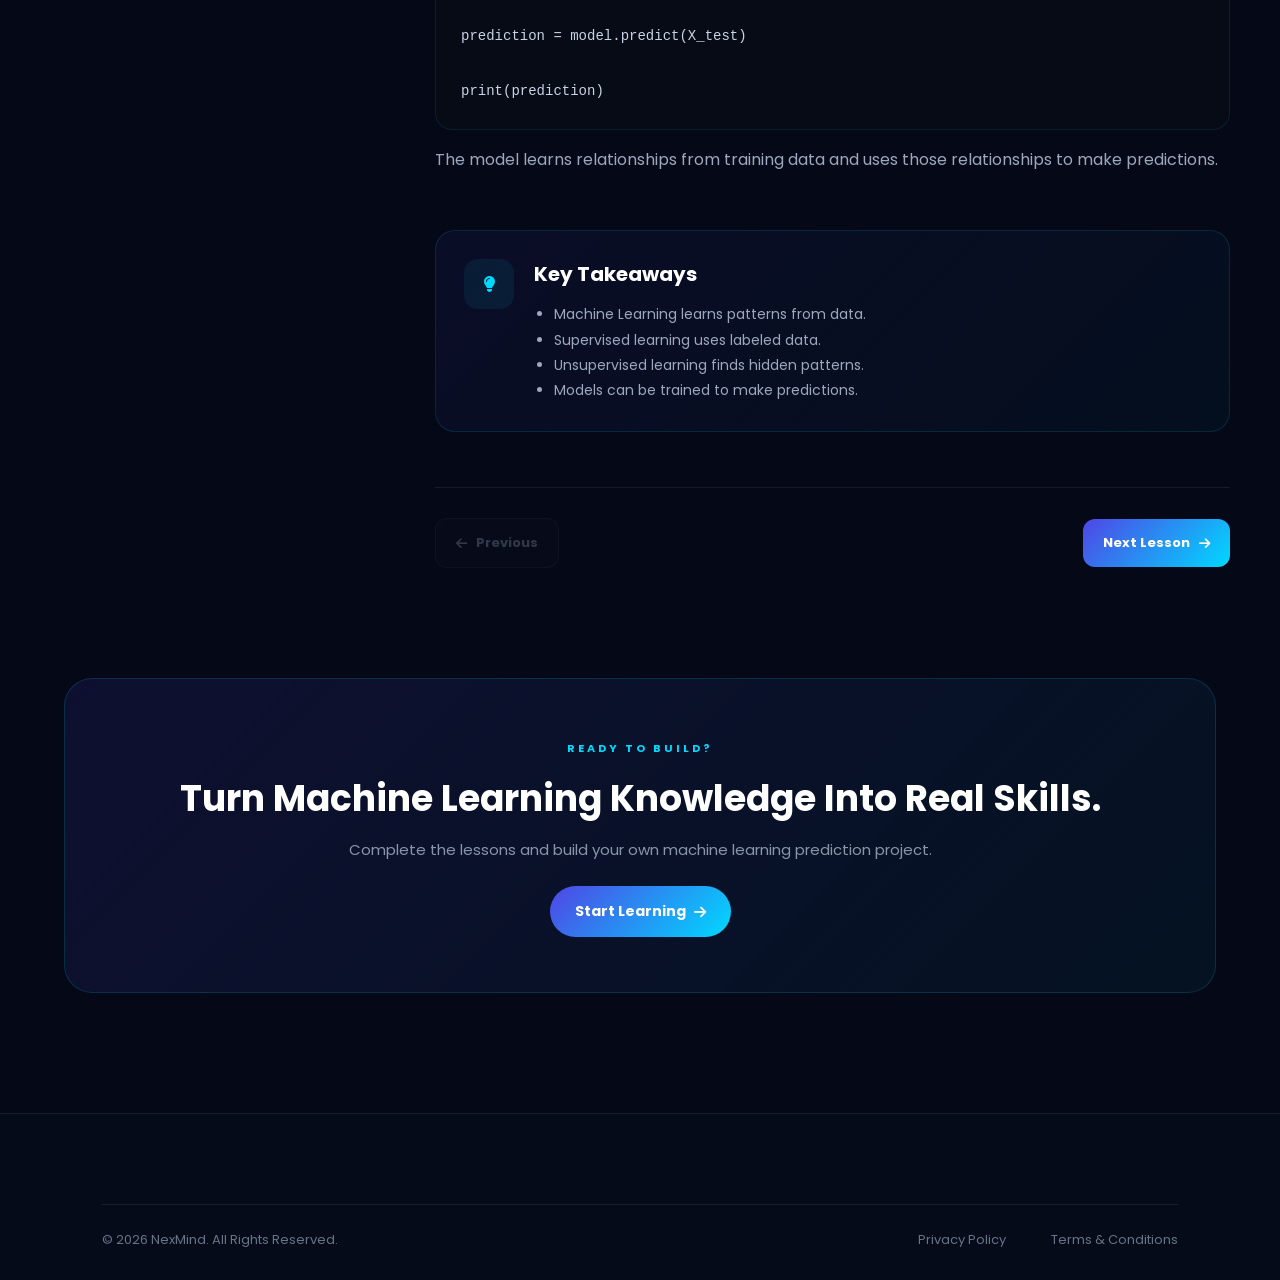
<file: ml-course.html>
<!DOCTYPE html>
<html lang="en">

<head>

    <meta charset="UTF-8">

    <meta name="viewport" content="width=device-width, initial-scale=1.0">

    <title>NexMind | Machine Learning</title>

    <link rel="stylesheet" href="style.css">

    <link rel="stylesheet" href="https://cdnjs.cloudflare.com/ajax/libs/font-awesome/6.5.2/css/all.min.css">

</head>


<body>


    <!-- =========================================
                    NAVBAR
========================================= -->

    <header>

        <nav>

            <div class="logo">
                Nex<span>Mind</span>
            </div>


            <ul>

                <li>
                    <a href="index.html">
                        Home
                    </a>
                </li>

                <li>
                    <a href="courses.html">
                        Courses
                    </a>
                </li>

                <li>
                    <a href="roadmap.html">
                        Roadmap
                    </a>
                </li>

                <li>
                    <a href="pricing.html">
                        Pricing
                    </a>
                </li>

                <li>
                    <a href="about.html">
                        About
                    </a>
                </li>

                <li>
                    <a href="contact.html">
                        Contact
                    </a>
                </li>

            </ul>


            <div class="nav-buttons">

                <a href="#" class="login-btn">
                    Login
                </a>

                <a href="pricing.html" class="nav-cta">
                    Get Started
                </a>

            </div>


            <button class="menu-toggle">

                <i class="fa-solid fa-bars"></i>

            </button>

        </nav>

    </header>



    <!-- =========================================
                COURSE HERO
========================================= -->

    <main>

        <section class="learning-hero">

            <div class="learning-hero-content">


                <a href="courses.html" class="back-course">

                    <i class="fa-solid fa-arrow-left"></i>

                    Back to Courses

                </a>


                <div class="learning-badge">

                    <span>
                        INTERMEDIATE
                    </span>

                    <span>
                        10 WEEKS
                    </span>

                    <span>
                        12K+ STUDENTS
                    </span>

                </div>


                <h1>
                    Machine Learning
                </h1>


                <p>

                    Learn how machines learn from data,
                    build predictive models and solve
                    real-world problems with Machine Learning.

                </p>


                <div class="learning-actions">

                    <a href="pricing.html" class="learning-primary">

                        Start Learning

                        <i class="fa-solid fa-arrow-right"></i>

                    </a>


                    <button class="learning-secondary" id="saveCourse">

                        <i class="fa-regular fa-bookmark"></i>

                        Save Course

                    </button>

                </div>

            </div>


            <div class="learning-hero-icon">

                <i class="fa-solid fa-brain"></i>

            </div>

        </section>



        <!-- =========================================
                COURSE LAYOUT
========================================= -->

        <section class="learning-layout">


            <!-- =====================================
                SIDEBAR
    ====================================== -->

            <aside class="course-sidebar">

                <div class="sidebar-title">

                    <span>
                        COURSE CONTENT
                    </span>

                    <strong>
                        7 Lessons
                    </strong>

                </div>


                <div class="lesson-list">


                    <button class="lesson active" data-lesson="0">

                        <span class="lesson-number">
                            01
                        </span>

                        <span class="lesson-info">

                            <strong>
                                ML Fundamentals
                            </strong>

                            <small>
                                Introduction
                            </small>

                        </span>

                        <i class="fa-solid fa-play"></i>

                    </button>


                    <button class="lesson" data-lesson="1" disabled>

                        <span class="lesson-number">
                            02
                        </span>

                        <span class="lesson-info">

                            <strong>
                                Data Preprocessing
                            </strong>

                            <small>
                                Preparing Data
                            </small>

                        </span>

                        <i class="fa-solid fa-lock"></i>

                    </button>


                    <button class="lesson" data-lesson="2" disabled>

                        <span class="lesson-number">
                            03
                        </span>

                        <span class="lesson-info">

                            <strong>
                                Regression
                            </strong>

                            <small>
                                Predicting Values
                            </small>

                        </span>

                        <i class="fa-solid fa-lock"></i>

                    </button>


                    <button class="lesson" data-lesson="3" disabled>

                        <span class="lesson-number">
                            04
                        </span>

                        <span class="lesson-info">

                            <strong>
                                Classification
                            </strong>

                            <small>
                                Predicting Categories
                            </small>

                        </span>

                        <i class="fa-solid fa-lock"></i>

                    </button>


                    <button class="lesson" data-lesson="4" disabled>

                        <span class="lesson-number">
                            05
                        </span>

                        <span class="lesson-info">

                            <strong>
                                Decision Trees
                            </strong>

                            <small>
                                Tree-Based Models
                            </small>

                        </span>

                        <i class="fa-solid fa-lock"></i>

                    </button>


                    <button class="lesson" data-lesson="5" disabled>

                        <span class="lesson-number">
                            06
                        </span>

                        <span class="lesson-info">

                            <strong>
                                Model Evaluation
                            </strong>

                            <small>
                                Measuring Performance
                            </small>

                        </span>

                        <i class="fa-solid fa-lock"></i>

                    </button>


                    <button class="lesson" data-lesson="6" disabled>

                        <span class="lesson-number">
                            07
                        </span>

                        <span class="lesson-info">

                            <strong>
                                ML Prediction Project
                            </strong>

                            <small>
                                Final Project
                            </small>

                        </span>

                        <i class="fa-solid fa-lock"></i>

                    </button>


                </div>


                <div class="course-progress">

                    <div class="progress-heading">

                        <span>
                            YOUR PROGRESS
                        </span>

                        <strong id="progressText">
                            0%
                        </strong>

                    </div>


                    <div class="progress-bar">

                        <span id="progressBar"></span>

                    </div>

                </div>

            </aside>



            <!-- =====================================
                LESSON CONTENT
    ====================================== -->

            <article class="lesson-content">


                <div class="lesson-label">
                    LESSON 01
                </div>


                <h2 id="lessonTitle">
                    ML Fundamentals
                </h2>


                <p class="lesson-intro" id="lessonIntro">

                    Machine Learning is a branch of Artificial
                    Intelligence that allows computers to learn
                    patterns from data and make predictions.

                </p>


                <!-- Theory -->

                <div class="theory-section">

                    <h3>
                        What is Machine Learning?
                    </h3>


                    <p>

                        Machine Learning is a method of teaching
                        computers to identify patterns in data
                        without explicitly programming every rule.

                    </p>


                    <p>

                        Instead of telling a computer exactly
                        what to do, we provide data and allow
                        an algorithm to learn from that data.

                    </p>

                </div>



                <!-- Types -->

                <div class="theory-section">

                    <h3>
                        Types of Machine Learning
                    </h3>


                    <div class="benefit-grid">


                        <div class="benefit-card">

                            <i class="fa-solid fa-chalkboard-user"></i>

                            <h4>
                                Supervised Learning
                            </h4>

                            <p>
                                Learns from labeled data
                                to make predictions.
                            </p>

                        </div>


                        <div class="benefit-card">

                            <i class="fa-solid fa-magnifying-glass-chart"></i>

                            <h4>
                                Unsupervised Learning
                            </h4>

                            <p>
                                Finds hidden patterns
                                in unlabeled data.
                            </p>

                        </div>


                        <div class="benefit-card">

                            <i class="fa-solid fa-robot"></i>

                            <h4>
                                Reinforcement Learning
                            </h4>

                            <p>
                                Learns through rewards
                                and penalties.
                            </p>

                        </div>

                    </div>

                </div>



                <!-- Example -->

                <div class="theory-section">

                    <h3>
                        Your First ML Model
                    </h3>


                    <div class="code-box">

                        <pre><code>from sklearn.linear_model import LinearRegression

model = LinearRegression()

model.fit(X_train, y_train)

prediction = model.predict(X_test)

print(prediction)</code></pre>

                    </div>


                    <p class="code-explanation">

                        The model learns relationships from
                        training data and then uses those
                        relationships to make predictions.

                    </p>

                </div>



                <!-- Takeaways -->

                <div class="takeaway-box">

                    <div class="takeaway-icon">

                        <i class="fa-solid fa-lightbulb"></i>

                    </div>


                    <div>

                        <h3>
                            Key Takeaways
                        </h3>

                        <ul>

                            <li>
                                Machine Learning learns patterns from data.
                            </li>

                            <li>
                                Supervised learning uses labeled data.
                            </li>

                            <li>
                                Unsupervised learning finds hidden patterns.
                            </li>

                            <li>
                                Models can be trained to make predictions.
                            </li>

                        </ul>

                    </div>

                </div>



                <!-- Navigation -->

                <div class="lesson-navigation">

                    <button class="lesson-prev" id="previousLesson" disabled>

                        <i class="fa-solid fa-arrow-left"></i>

                        Previous

                    </button>


                    <button class="lesson-next" id="nextLesson">

                        Next Lesson

                        <i class="fa-solid fa-arrow-right"></i>

                    </button>

                </div>


            </article>

        </section>



        <!-- =========================================
                CTA
========================================= -->

        <section class="learning-cta">

            <span>
                READY TO BUILD?
            </span>

            <h2>
                Turn Machine Learning Knowledge Into Real Skills.
            </h2>

            <p>
                Complete the lessons and build your own
                machine learning prediction project.
            </p>

            <a href="pricing.html">

                Start Learning

                <i class="fa-solid fa-arrow-right"></i>

            </a>

        </section>


    </main>



    <!-- =========================================
                    FOOTER
========================================= -->

    <footer class="footer">

        <div class="footer-bottom">

            <p>
                © 2026 NexMind.
                All Rights Reserved.
            </p>

            <div class="footer-legal">

                <a href="#">
                    Privacy Policy
                </a>

                <a href="#">
                    Terms & Conditions
                </a>

            </div>

        </div>

    </footer>


    <script src="ml-course.js"></script>

</body>

</html>
</file>
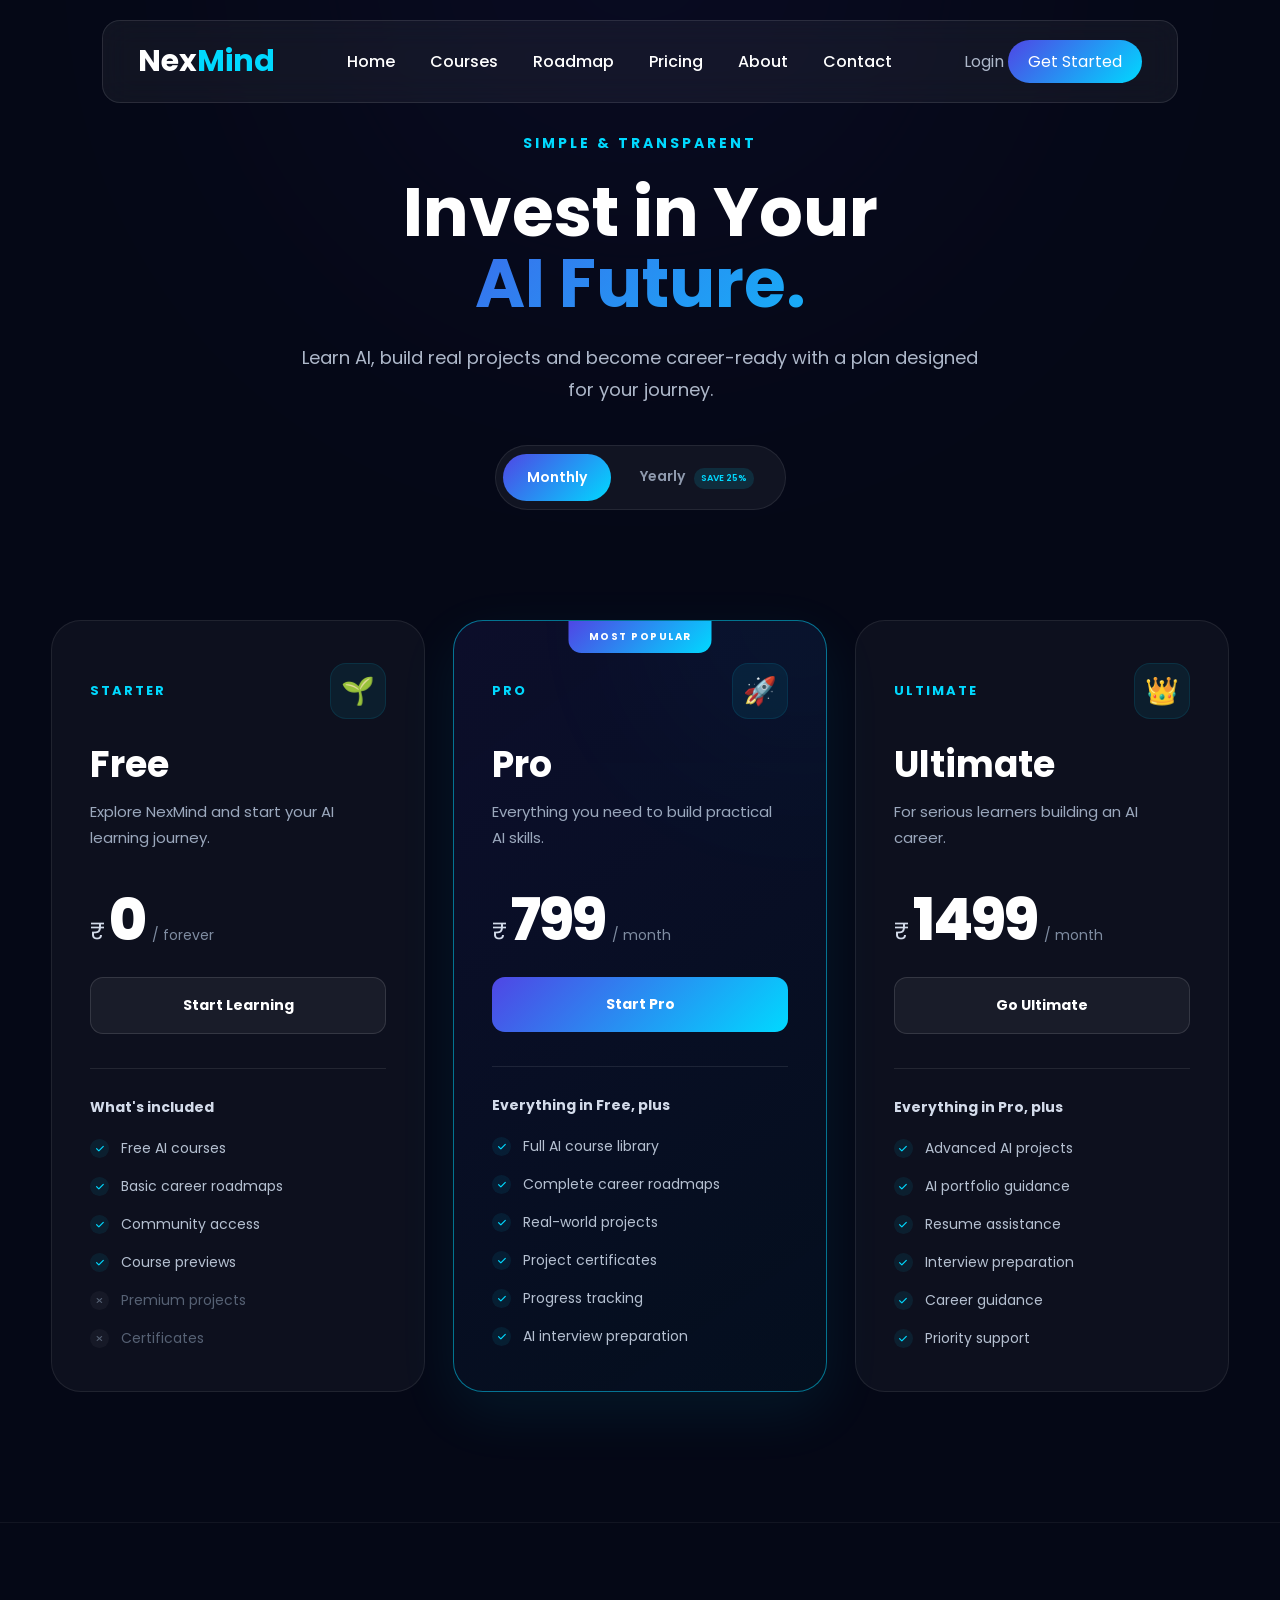
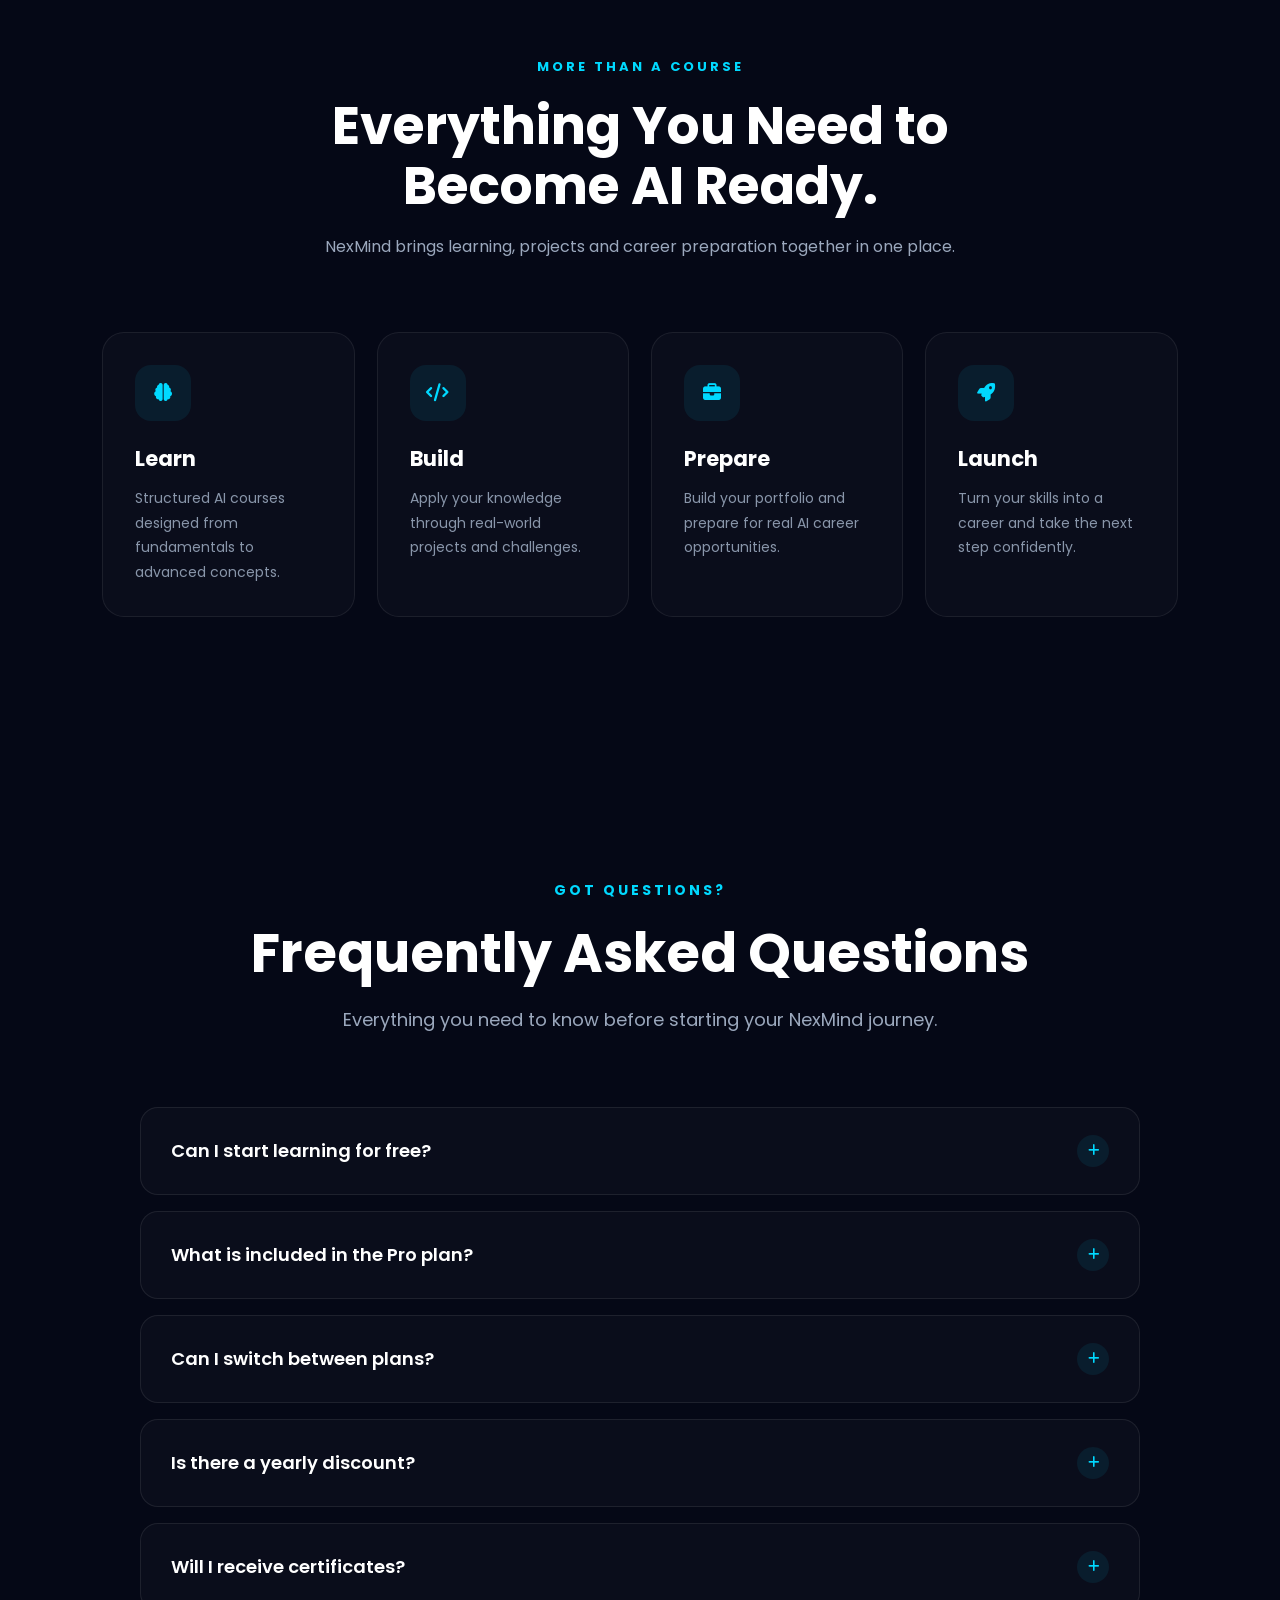
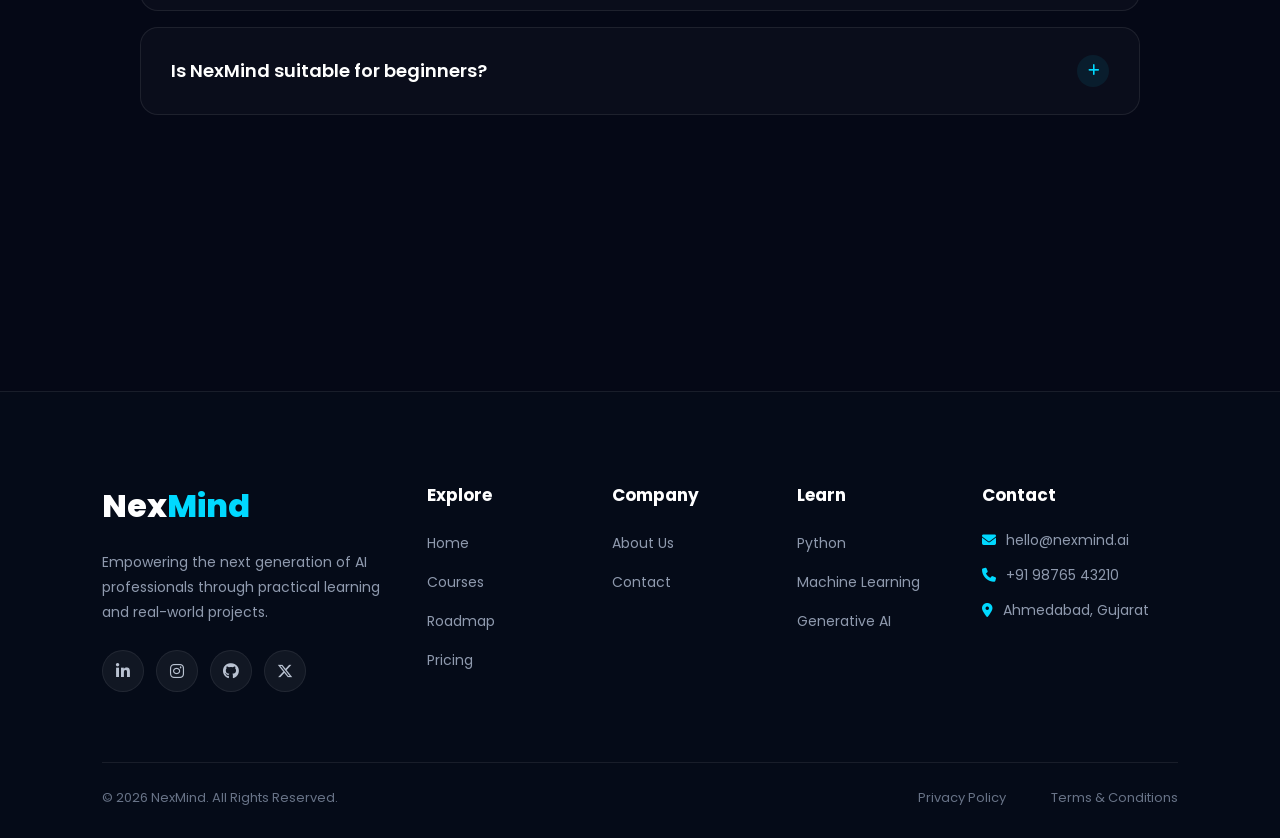
<file: pricing.html>
<!DOCTYPE html>
<html lang="en">

<head>

    <meta charset="UTF-8">

    <meta name="viewport" content="width=device-width, initial-scale=1.0">

    <title>NexMind | Pricing</title>

    <!-- Main CSS -->
    <link rel="stylesheet" href="style.css">

    <!-- Font Awesome -->
    <link rel="stylesheet" href="https://cdnjs.cloudflare.com/ajax/libs/font-awesome/6.5.2/css/all.min.css">

</head>


<body>


    <!-- =====================================
                NAVBAR
    ====================================== -->

    <header>

        <nav>

            <div class="logo">
                Nex<span>Mind</span>
            </div>


            <ul>

                <li>
                    <a href="main.html">
                        Home
                    </a>
                </li>

                <li>
                    <a href="courses.html">
                        Courses
                    </a>
                </li>

                <li>
                    <a href="roadmap.html">
                        Roadmap
                    </a>
                </li>

                <li>
                    <a href="pricing.html">
                        Pricing
                    </a>
                </li>

                <li>
                    <a href="about.html">
                        About
                    </a>
                </li>

                <li>
                    <a href="contact.html">
                        Contact
                    </a>
                </li>

            </ul>


            <div class="nav-buttons">

                <a href="#" class="login-btn">
                    Login
                </a>

                <a href="courses.html" class="nav-cta">
                    Get Started
                </a>

            </div>


            <button class="menu-toggle" aria-label="Open Menu">

                <i class="fa-solid fa-bars"></i>

            </button>

        </nav>

    </header>



    <!-- =====================================
                PRICING HERO
    ====================================== -->

    <main>

        <section class="pricing-hero">

            <div class="pricing-hero-content">

                <span class="pricing-label">
                    SIMPLE & TRANSPARENT
                </span>


                <h1>

                    Invest in Your

                    <span>
                        AI Future.
                    </span>

                </h1>


                <p>

                    Learn AI, build real projects and
                    become career-ready with a plan
                    designed for your journey.

                </p>


                <!-- Billing Toggle -->

                <div class="billing-toggle">

                    <button class="billing-option active" data-plan="monthly">
                        Monthly
                    </button>

                    <button class="billing-option" data-plan="yearly">
                        Yearly

                        <span class="save-badge">
                            SAVE 25%
                        </span>

                    </button>

                </div>

            </div>

        </section>



        <!-- =====================================
                PRICING PLANS
        ====================================== -->

        <section class="pricing-plans">


            <!-- =================================
                    FREE PLAN
            ================================== -->

            <div class="pricing-card">

                <div class="pricing-card-top">

                    <span class="plan-label">
                        STARTER
                    </span>

                    <div class="plan-icon">
                        🌱
                    </div>

                </div>


                <h2>
                    Free
                </h2>


                <p class="plan-description">

                    Explore NexMind and start
                    your AI learning journey.

                </p>


                <div class="price">

                    <span class="currency">
                        ₹
                    </span>

                    <span class="price-value">
                        0
                    </span>

                    <span class="price-period">
                        / forever
                    </span>

                </div>


                <a href="courses.html" class="pricing-button secondary">
                    Start Learning
                </a>


                <div class="plan-divider"></div>


                <h4>
                    What's included
                </h4>


                <ul class="plan-features">

                    <li>
                        <i class="fa-solid fa-check"></i>
                        Free AI courses
                    </li>

                    <li>
                        <i class="fa-solid fa-check"></i>
                        Basic career roadmaps
                    </li>

                    <li>
                        <i class="fa-solid fa-check"></i>
                        Community access
                    </li>

                    <li>
                        <i class="fa-solid fa-check"></i>
                        Course previews
                    </li>

                    <li class="disabled">
                        <i class="fa-solid fa-xmark"></i>
                        Premium projects
                    </li>

                    <li class="disabled">
                        <i class="fa-solid fa-xmark"></i>
                        Certificates
                    </li>

                </ul>

            </div>



            <!-- =================================
                    PRO PLAN
            ================================== -->

            <div class="pricing-card featured">

                <div class="popular-badge">
                    MOST POPULAR
                </div>


                <div class="pricing-card-top">

                    <span class="plan-label">
                        PRO
                    </span>

                    <div class="plan-icon">
                        🚀
                    </div>

                </div>


                <h2>
                    Pro
                </h2>


                <p class="plan-description">

                    Everything you need to build
                    practical AI skills.

                </p>


                <div class="price">

                    <span class="currency">
                        ₹
                    </span>

                    <span class="price-value" data-monthly="799" data-yearly="599">
                        799
                    </span>

                    <span class="price-period">
                        / month
                    </span>

                </div>


                <a href="#" class="pricing-button primary">
                    Start Pro
                </a>


                <div class="plan-divider"></div>


                <h4>
                    Everything in Free, plus
                </h4>


                <ul class="plan-features">

                    <li>
                        <i class="fa-solid fa-check"></i>
                        Full AI course library
                    </li>

                    <li>
                        <i class="fa-solid fa-check"></i>
                        Complete career roadmaps
                    </li>

                    <li>
                        <i class="fa-solid fa-check"></i>
                        Real-world projects
                    </li>

                    <li>
                        <i class="fa-solid fa-check"></i>
                        Project certificates
                    </li>

                    <li>
                        <i class="fa-solid fa-check"></i>
                        Progress tracking
                    </li>

                    <li>
                        <i class="fa-solid fa-check"></i>
                        AI interview preparation
                    </li>

                </ul>

            </div>



            <!-- =================================
                    ULTIMATE PLAN
            ================================== -->

            <div class="pricing-card">

                <div class="pricing-card-top">

                    <span class="plan-label">
                        ULTIMATE
                    </span>

                    <div class="plan-icon">
                        👑
                    </div>

                </div>


                <h2>
                    Ultimate
                </h2>


                <p class="plan-description">

                    For serious learners building
                    an AI career.

                </p>


                <div class="price">

                    <span class="currency">
                        ₹
                    </span>

                    <span class="price-value" data-monthly="1499" data-yearly="1124">
                        1499
                    </span>

                    <span class="price-period">
                        / month
                    </span>

                </div>


                <a href="#" class="pricing-button secondary">
                    Go Ultimate
                </a>


                <div class="plan-divider"></div>


                <h4>
                    Everything in Pro, plus
                </h4>


                <ul class="plan-features">

                    <li>
                        <i class="fa-solid fa-check"></i>
                        Advanced AI projects
                    </li>

                    <li>
                        <i class="fa-solid fa-check"></i>
                        AI portfolio guidance
                    </li>

                    <li>
                        <i class="fa-solid fa-check"></i>
                        Resume assistance
                    </li>

                    <li>
                        <i class="fa-solid fa-check"></i>
                        Interview preparation
                    </li>

                    <li>
                        <i class="fa-solid fa-check"></i>
                        Career guidance
                    </li>

                    <li>
                        <i class="fa-solid fa-check"></i>
                        Priority support
                    </li>

                </ul>

            </div>


        </section>



        <!-- =====================================
                VALUE SECTION
        ====================================== -->

        <section class="pricing-value">

            <div class="pricing-value-heading">

                <span>
                    MORE THAN A COURSE
                </span>

                <h2>
                    Everything You Need to Become AI Ready.
                </h2>

                <p>
                    NexMind brings learning, projects and
                    career preparation together in one place.
                </p>

            </div>


            <div class="value-grid">


                <div class="value-item">

                    <div class="value-icon">
                        <i class="fa-solid fa-brain"></i>
                    </div>

                    <h3>
                        Learn
                    </h3>

                    <p>
                        Structured AI courses designed
                        from fundamentals to advanced concepts.
                    </p>

                </div>


                <div class="value-item">

                    <div class="value-icon">
                        <i class="fa-solid fa-code"></i>
                    </div>

                    <h3>
                        Build
                    </h3>

                    <p>
                        Apply your knowledge through
                        real-world projects and challenges.
                    </p>

                </div>


                <div class="value-item">

                    <div class="value-icon">
                        <i class="fa-solid fa-briefcase"></i>
                    </div>

                    <h3>
                        Prepare
                    </h3>

                    <p>
                        Build your portfolio and prepare
                        for real AI career opportunities.
                    </p>

                </div>


                <div class="value-item">

                    <div class="value-icon">
                        <i class="fa-solid fa-rocket"></i>
                    </div>

                    <h3>
                        Launch
                    </h3>

                    <p>
                        Turn your skills into a career
                        and take the next step confidently.
                    </p>

                </div>


            </div>

        </section>


    </main>


    <!-- =====================================
            PRICING FAQ
====================================== -->

    <section class="pricing-faq">

        <div class="pricing-faq-heading">

            <span>
                GOT QUESTIONS?
            </span>

            <h2>
                Frequently Asked Questions
            </h2>

            <p>
                Everything you need to know before
                starting your NexMind journey.
            </p>

        </div>


        <div class="faq-container">


            <div class="faq-item">

                <button class="faq-question">

                    <span>
                        Can I start learning for free?
                    </span>

                    <i class="fa-solid fa-plus"></i>

                </button>

                <div class="faq-answer">

                    <p>
                        Yes. NexMind's Free plan gives you
                        access to selected AI courses,
                        basic roadmaps and community features.
                    </p>

                </div>

            </div>



            <div class="faq-item">

                <button class="faq-question">

                    <span>
                        What is included in the Pro plan?
                    </span>

                    <i class="fa-solid fa-plus"></i>

                </button>

                <div class="faq-answer">

                    <p>
                        Pro includes the complete course library,
                        career roadmaps, real-world projects,
                        certificates, progress tracking and
                        AI interview preparation.
                    </p>

                </div>

            </div>



            <div class="faq-item">

                <button class="faq-question">

                    <span>
                        Can I switch between plans?
                    </span>

                    <i class="fa-solid fa-plus"></i>

                </button>

                <div class="faq-answer">

                    <p>
                        Yes. You can upgrade your learning plan
                        whenever you need more courses,
                        projects or career features.
                    </p>

                </div>

            </div>



            <div class="faq-item">

                <button class="faq-question">

                    <span>
                        Is there a yearly discount?
                    </span>

                    <i class="fa-solid fa-plus"></i>

                </button>

                <div class="faq-answer">

                    <p>
                        Yes. Choosing the yearly billing option
                        gives you a significant discount compared
                        with paying month by month.
                    </p>

                </div>

            </div>



            <div class="faq-item">

                <button class="faq-question">

                    <span>
                        Will I receive certificates?
                    </span>

                    <i class="fa-solid fa-plus"></i>

                </button>

                <div class="faq-answer">

                    <p>
                        Certificates are available with eligible
                        premium courses and learning paths.
                    </p>

                </div>

            </div>



            <div class="faq-item">

                <button class="faq-question">

                    <span>
                        Is NexMind suitable for beginners?
                    </span>

                    <i class="fa-solid fa-plus"></i>

                </button>

                <div class="faq-answer">

                    <p>
                        Absolutely. NexMind is designed to take
                        learners from fundamentals to advanced
                        AI development through structured paths.
                    </p>

                </div>

            </div>


        </div>

    </section>



    <!-- =====================================
                    FOOTER
    ====================================== -->

    <footer class="footer">

        <div class="footer-top">


            <div class="footer-brand">

                <h2 class="footer-logo">
                    Nex<span>Mind</span>
                </h2>

                <p>
                    Empowering the next generation
                    of AI professionals through
                    practical learning and
                    real-world projects.
                </p>


                <div class="footer-social">

                    <a href="#">
                        <i class="fa-brands fa-linkedin-in"></i>
                    </a>

                    <a href="#">
                        <i class="fa-brands fa-instagram"></i>
                    </a>

                    <a href="#">
                        <i class="fa-brands fa-github"></i>
                    </a>

                    <a href="#">
                        <i class="fa-brands fa-x-twitter"></i>
                    </a>

                </div>

            </div>


            <div class="footer-column">

                <h3>
                    Explore
                </h3>

                <ul>

                    <li>
                        <a href="index.html">
                            Home
                        </a>
                    </li>

                    <li>
                        <a href="courses.html">
                            Courses
                        </a>
                    </li>

                    <li>
                        <a href="roadmap.html">
                            Roadmap
                        </a>
                    </li>

                    <li>
                        <a href="pricing.html">
                            Pricing
                        </a>
                    </li>

                </ul>

            </div>


            <div class="footer-column">

                <h3>
                    Company
                </h3>

                <ul>

                    <li>
                        <a href="about.html">
                            About Us
                        </a>
                    </li>

                    <li>
                        <a href="contact.html">
                            Contact
                        </a>
                    </li>

                </ul>

            </div>


            <div class="footer-column">

                <h3>
                    Learn
                </h3>

                <ul>

                    <li>
                        <a href="courses.html">
                            Python
                        </a>
                    </li>

                    <li>
                        <a href="courses.html">
                            Machine Learning
                        </a>
                    </li>

                    <li>
                        <a href="courses.html">
                            Generative AI
                        </a>
                    </li>

                </ul>

            </div>


            <div class="footer-column">

                <h3>
                    Contact
                </h3>

                <ul class="footer-contact">

                    <li>

                        <i class="fa-solid fa-envelope"></i>

                        hello@nexmind.ai

                    </li>

                    <li>

                        <i class="fa-solid fa-phone"></i>

                        +91 98765 43210

                    </li>

                    <li>

                        <i class="fa-solid fa-location-dot"></i>

                        Ahmedabad, Gujarat

                    </li>

                </ul>

            </div>


        </div>


        <div class="footer-bottom">

            <p>
                © 2026 NexMind.
                All Rights Reserved.
            </p>


            <div class="footer-legal">

                <a href="#">
                    Privacy Policy
                </a>

                <a href="#">
                    Terms & Conditions
                </a>

            </div>

        </div>

    </footer>


    <script src="pricing.js"></script>
</body>

</html>
</file>
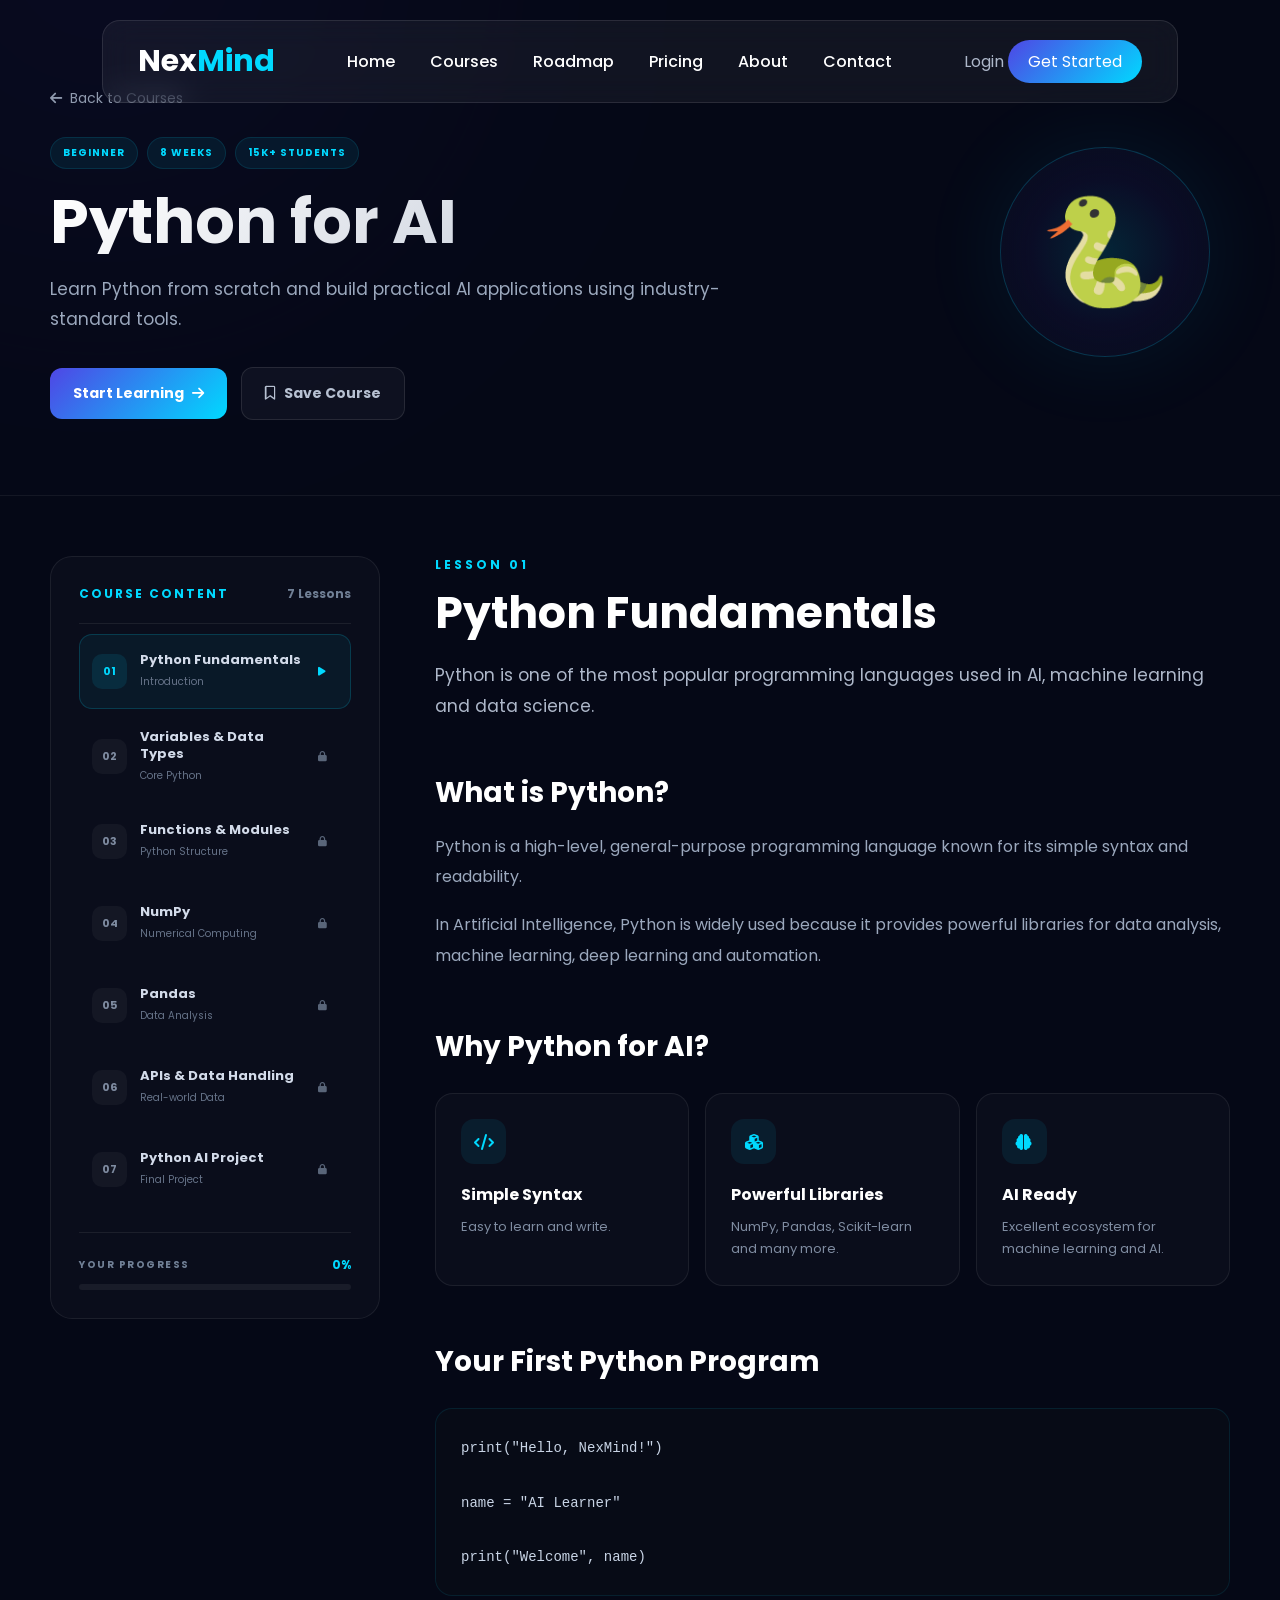
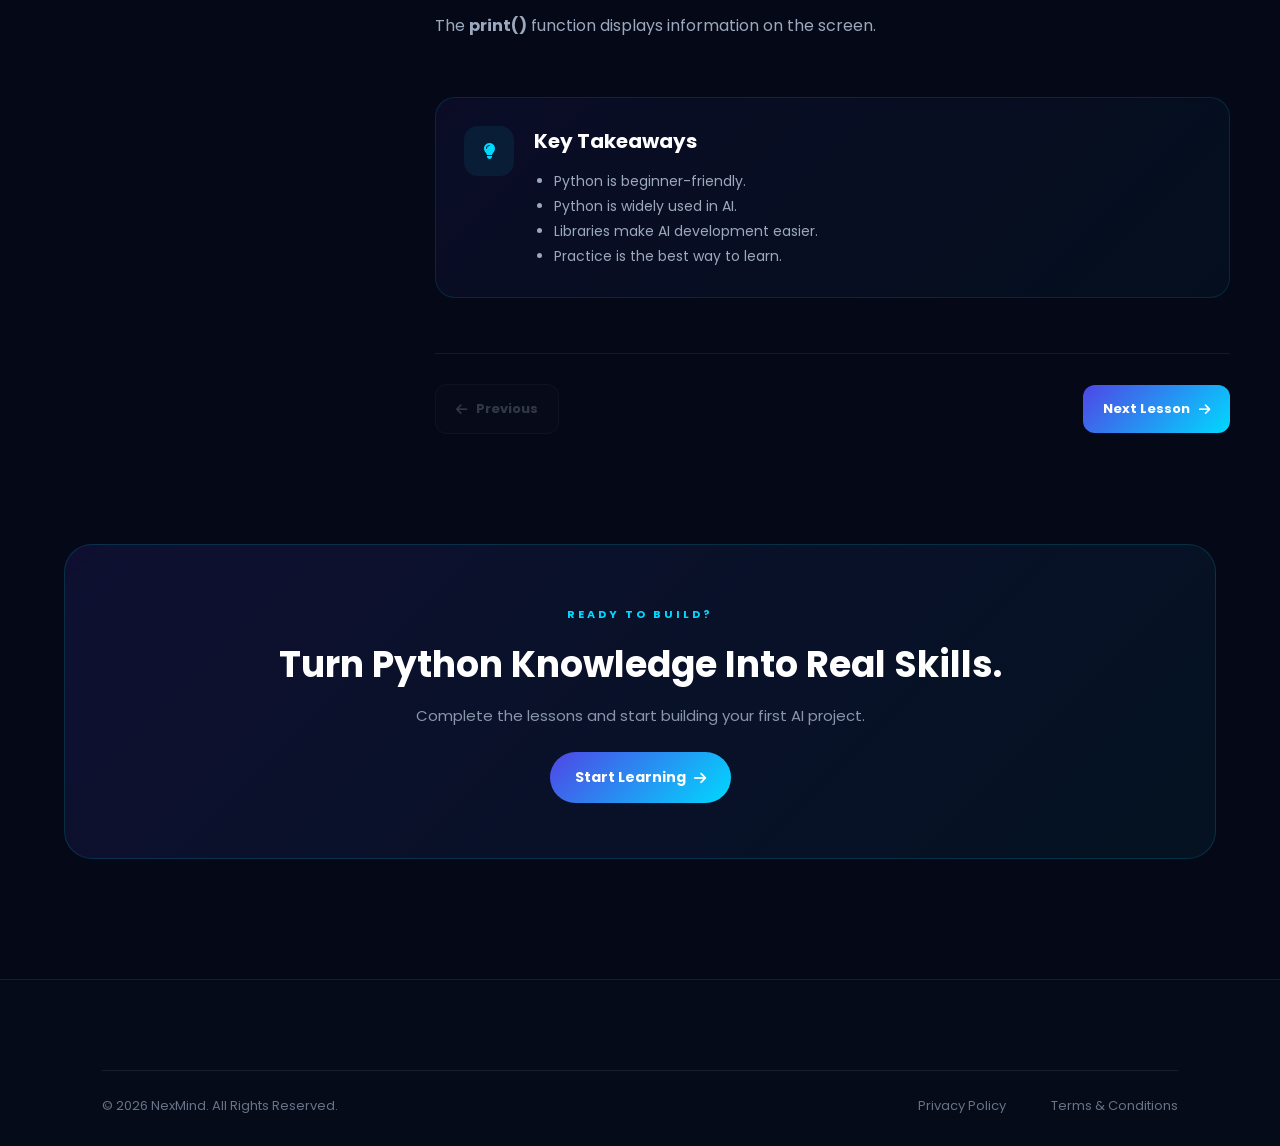
<file: python-course.html>
<!DOCTYPE html>
<html lang="en">

<head>

    <meta charset="UTF-8">

    <meta name="viewport" content="width=device-width, initial-scale=1.0">

    <title>NexMind | Python for AI</title>

    <link rel="stylesheet" href="style.css">

    <link rel="stylesheet" href="https://cdnjs.cloudflare.com/ajax/libs/font-awesome/6.5.2/css/all.min.css">

</head>


<body>


    <!-- =========================================
                    NAVBAR
========================================= -->

    <header>

        <nav>

            <div class="logo">
                Nex<span>Mind</span>
            </div>


            <ul>

                <li>
                    <a href="index.html">
                        Home
                    </a>
                </li>

                <li>
                    <a href="courses.html">
                        Courses
                    </a>
                </li>

                <li>
                    <a href="roadmap.html">
                        Roadmap
                    </a>
                </li>

                <li>
                    <a href="pricing.html">
                        Pricing
                    </a>
                </li>

                <li>
                    <a href="about.html">
                        About
                    </a>
                </li>

                <li>
                    <a href="contact.html">
                        Contact
                    </a>
                </li>

            </ul>


            <div class="nav-buttons">

                <a href="#" class="login-btn">
                    Login
                </a>

                <a href="pricing.html" class="nav-cta">
                    Get Started
                </a>

            </div>


            <button class="menu-toggle">

                <i class="fa-solid fa-bars"></i>

            </button>

        </nav>

    </header>



    <!-- =========================================
                COURSE HERO
========================================= -->

    <main>

        <section class="learning-hero">

            <div class="learning-hero-content">


                <a href="courses.html" class="back-course">

                    <i class="fa-solid fa-arrow-left"></i>

                    Back to Courses

                </a>


                <div class="learning-badge">

                    <span>
                        BEGINNER
                    </span>

                    <span>
                        8 WEEKS
                    </span>

                    <span>
                        15K+ STUDENTS
                    </span>

                </div>


                <h1>
                    Python for AI
                </h1>


                <p>

                    Learn Python from scratch and build
                    practical AI applications using
                    industry-standard tools.

                </p>


                <div class="learning-actions">

                    <a href="pricing.html" class="learning-primary">

                        Start Learning

                        <i class="fa-solid fa-arrow-right"></i>

                    </a>


                    <button class="learning-secondary" id="saveCourse">

                        <i class="fa-regular fa-bookmark"></i>

                        Save Course

                    </button>

                </div>

            </div>


            <div class="learning-hero-icon">

                🐍

            </div>

        </section>



        <!-- =========================================
                COURSE LAYOUT
========================================= -->

        <section class="learning-layout">


            <!-- =====================================
                COURSE CONTENT
    ====================================== -->

            <aside class="course-sidebar">

                <div class="sidebar-title">

                    <span>
                        COURSE CONTENT
                    </span>

                    <strong>
                        7 Lessons
                    </strong>

                </div>


                <div class="lesson-list">


                    <button class="lesson active" data-lesson="0">

                        <span class="lesson-number">
                            01
                        </span>

                        <span class="lesson-info">

                            <strong>
                                Python Fundamentals
                            </strong>

                            <small>
                                Introduction
                            </small>

                        </span>

                        <i class="fa-solid fa-play"></i>

                    </button>


                    <button class="lesson" data-lesson="1">

                        <span class="lesson-number">
                            02
                        </span>

                        <span class="lesson-info">

                            <strong>
                                Variables & Data Types
                            </strong>

                            <small>
                                Core Python
                            </small>

                        </span>

                        <i class="fa-solid fa-lock"></i>

                    </button>


                    <button class="lesson" data-lesson="2">

                        <span class="lesson-number">
                            03
                        </span>

                        <span class="lesson-info">

                            <strong>
                                Functions & Modules
                            </strong>

                            <small>
                                Python Structure
                            </small>

                        </span>

                        <i class="fa-solid fa-lock"></i>

                    </button>


                    <button class="lesson" data-lesson="3">

                        <span class="lesson-number">
                            04
                        </span>

                        <span class="lesson-info">

                            <strong>
                                NumPy
                            </strong>

                            <small>
                                Numerical Computing
                            </small>

                        </span>

                        <i class="fa-solid fa-lock"></i>

                    </button>


                    <button class="lesson" data-lesson="4">

                        <span class="lesson-number">
                            05
                        </span>

                        <span class="lesson-info">

                            <strong>
                                Pandas
                            </strong>

                            <small>
                                Data Analysis
                            </small>

                        </span>

                        <i class="fa-solid fa-lock"></i>

                    </button>


                    <button class="lesson" data-lesson="5">

                        <span class="lesson-number">
                            06
                        </span>

                        <span class="lesson-info">

                            <strong>
                                APIs & Data Handling
                            </strong>

                            <small>
                                Real-world Data
                            </small>

                        </span>

                        <i class="fa-solid fa-lock"></i>

                    </button>


                    <button class="lesson" data-lesson="6">

                        <span class="lesson-number">
                            07
                        </span>

                        <span class="lesson-info">

                            <strong>
                                Python AI Project
                            </strong>

                            <small>
                                Final Project
                            </small>

                        </span>

                        <i class="fa-solid fa-lock"></i>

                    </button>


                </div>


                <div class="course-progress">

                    <div class="progress-heading">

                        <span>
                            YOUR PROGRESS
                        </span>

                        <strong id="progressText">
                            0%
                        </strong>

                    </div>


                    <div class="progress-bar">

                        <span id="progressBar"></span>

                    </div>

                </div>

            </aside>



            <!-- =====================================
                LESSON CONTENT
    ====================================== -->

            <article class="lesson-content">


                <div class="lesson-label">
                    LESSON 01
                </div>


                <h2 id="lessonTitle">
                    Python Fundamentals
                </h2>


                <p class="lesson-intro" id="lessonIntro">

                    Python is one of the most popular
                    programming languages used in AI,
                    machine learning and data science.

                </p>


                <!-- Theory -->

                <div class="theory-section">

                    <h3>
                        What is Python?
                    </h3>


                    <p>

                        Python is a high-level,
                        general-purpose programming language
                        known for its simple syntax and
                        readability.

                    </p>


                    <p>

                        In Artificial Intelligence, Python
                        is widely used because it provides
                        powerful libraries for data analysis,
                        machine learning, deep learning and
                        automation.

                    </p>

                </div>



                <!-- Why Python -->

                <div class="theory-section">

                    <h3>
                        Why Python for AI?
                    </h3>


                    <div class="benefit-grid">


                        <div class="benefit-card">

                            <i class="fa-solid fa-code"></i>

                            <h4>
                                Simple Syntax
                            </h4>

                            <p>
                                Easy to learn and write.
                            </p>

                        </div>


                        <div class="benefit-card">

                            <i class="fa-solid fa-cubes"></i>

                            <h4>
                                Powerful Libraries
                            </h4>

                            <p>
                                NumPy, Pandas, Scikit-learn
                                and many more.
                            </p>

                        </div>


                        <div class="benefit-card">

                            <i class="fa-solid fa-brain"></i>

                            <h4>
                                AI Ready
                            </h4>

                            <p>
                                Excellent ecosystem for
                                machine learning and AI.
                            </p>

                        </div>

                    </div>

                </div>



                <!-- Example -->

                <div class="theory-section">

                    <h3>
                        Your First Python Program
                    </h3>


                    <div class="code-box">

                        <pre><code>print("Hello, NexMind!")

name = "AI Learner"

print("Welcome", name)</code></pre>

                    </div>


                    <p class="code-explanation">

                        The <strong>print()</strong> function
                        displays information on the screen.

                    </p>

                </div>



                <!-- Key Takeaways -->

                <div class="takeaway-box">

                    <div class="takeaway-icon">

                        <i class="fa-solid fa-lightbulb"></i>

                    </div>


                    <div>

                        <h3>
                            Key Takeaways
                        </h3>

                        <ul>

                            <li>
                                Python is beginner-friendly.
                            </li>

                            <li>
                                Python is widely used in AI.
                            </li>

                            <li>
                                Libraries make AI development easier.
                            </li>

                            <li>
                                Practice is the best way to learn.
                            </li>

                        </ul>

                    </div>

                </div>



                <!-- Navigation -->

                <div class="lesson-navigation">

                    <button class="lesson-prev" id="previousLesson" disabled>

                        <i class="fa-solid fa-arrow-left"></i>

                        Previous

                    </button>


                    <button class="lesson-next" id="nextLesson">

                        Next Lesson

                        <i class="fa-solid fa-arrow-right"></i>

                    </button>

                </div>


            </article>

        </section>



        <!-- =========================================
                BOTTOM CTA
========================================= -->

        <section class="learning-cta">

            <span>
                READY TO BUILD?
            </span>

            <h2>
                Turn Python Knowledge Into Real Skills.
            </h2>

            <p>
                Complete the lessons and start building
                your first AI project.
            </p>

            <a href="pricing.html">

                Start Learning

                <i class="fa-solid fa-arrow-right"></i>

            </a>

        </section>


    </main>



    <!-- =========================================
                    FOOTER
========================================= -->

    <footer class="footer">

        <div class="footer-bottom">

            <p>
                © 2026 NexMind.
                All Rights Reserved.
            </p>

            <div class="footer-legal">

                <a href="#">
                    Privacy Policy
                </a>

                <a href="#">
                    Terms & Conditions
                </a>

            </div>

        </div>

    </footer>


    <script src="python-course.js"></script>

</body>

</html>
</file>
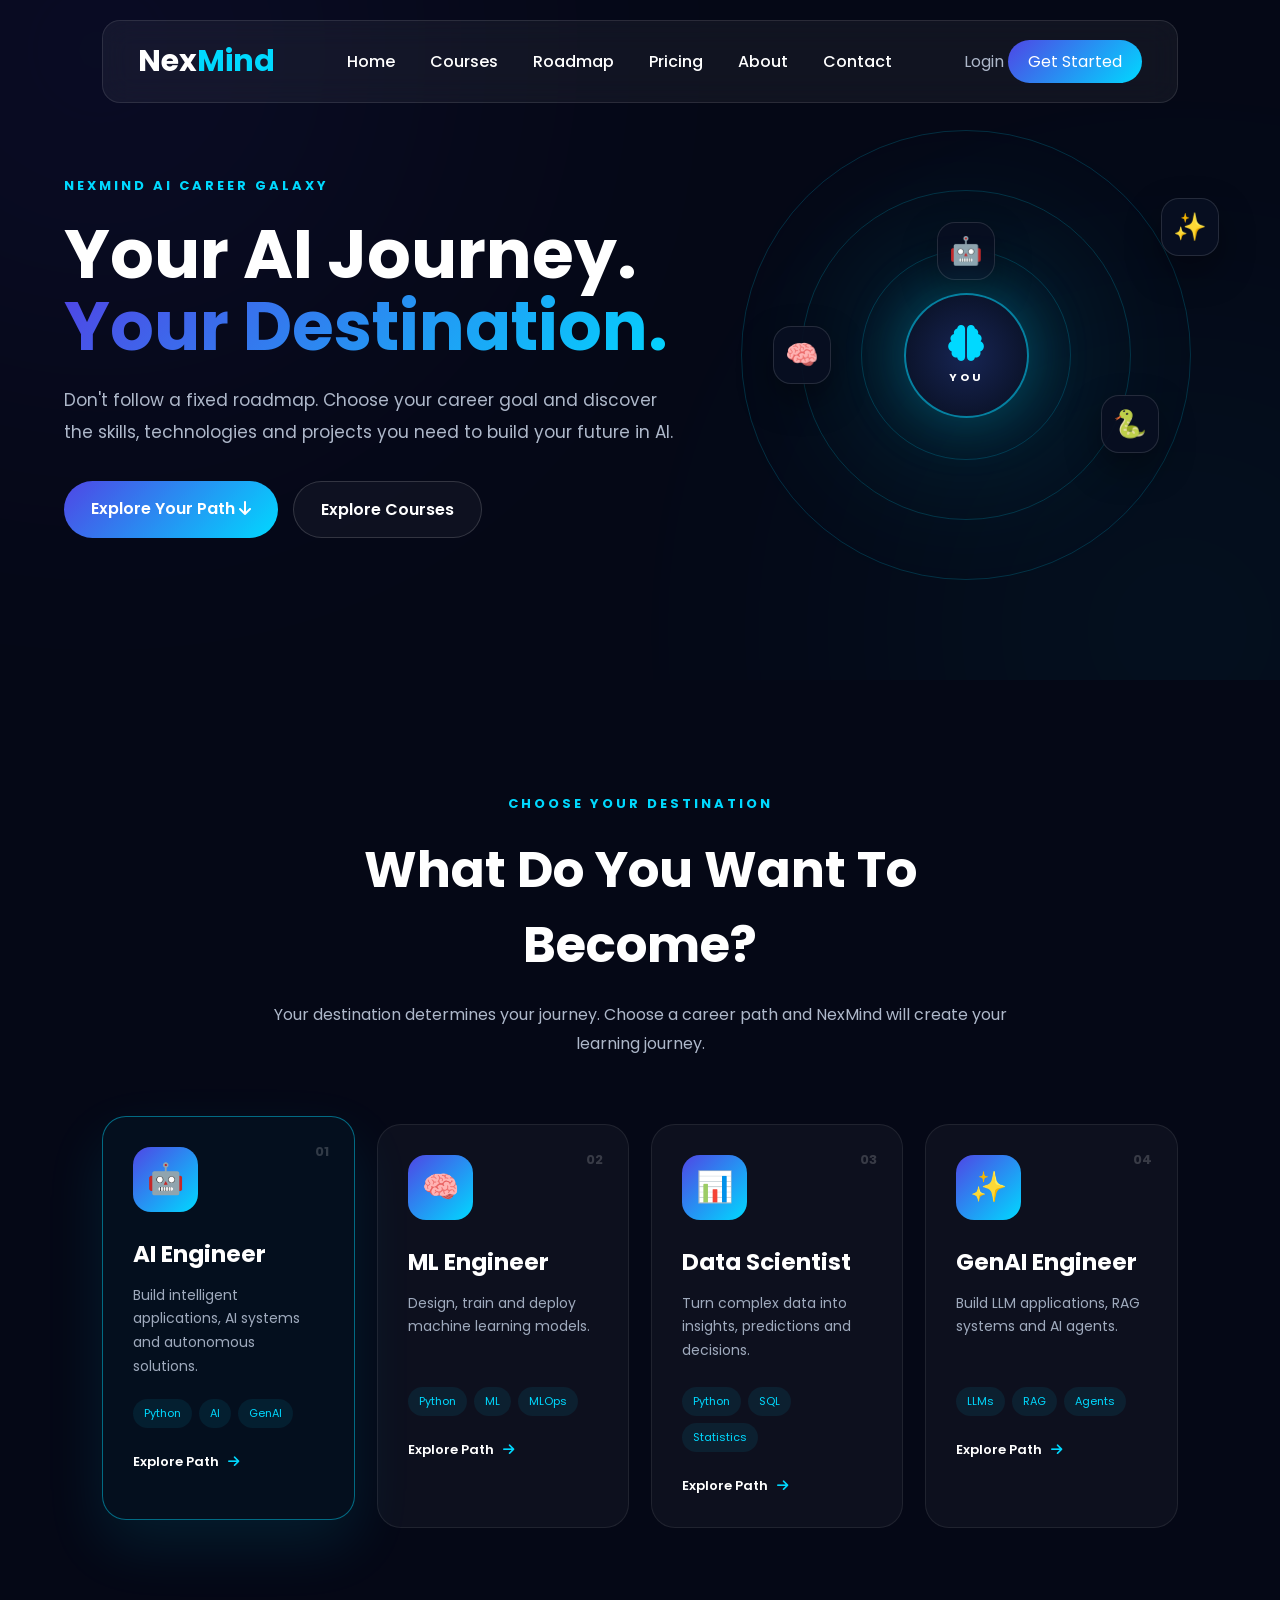
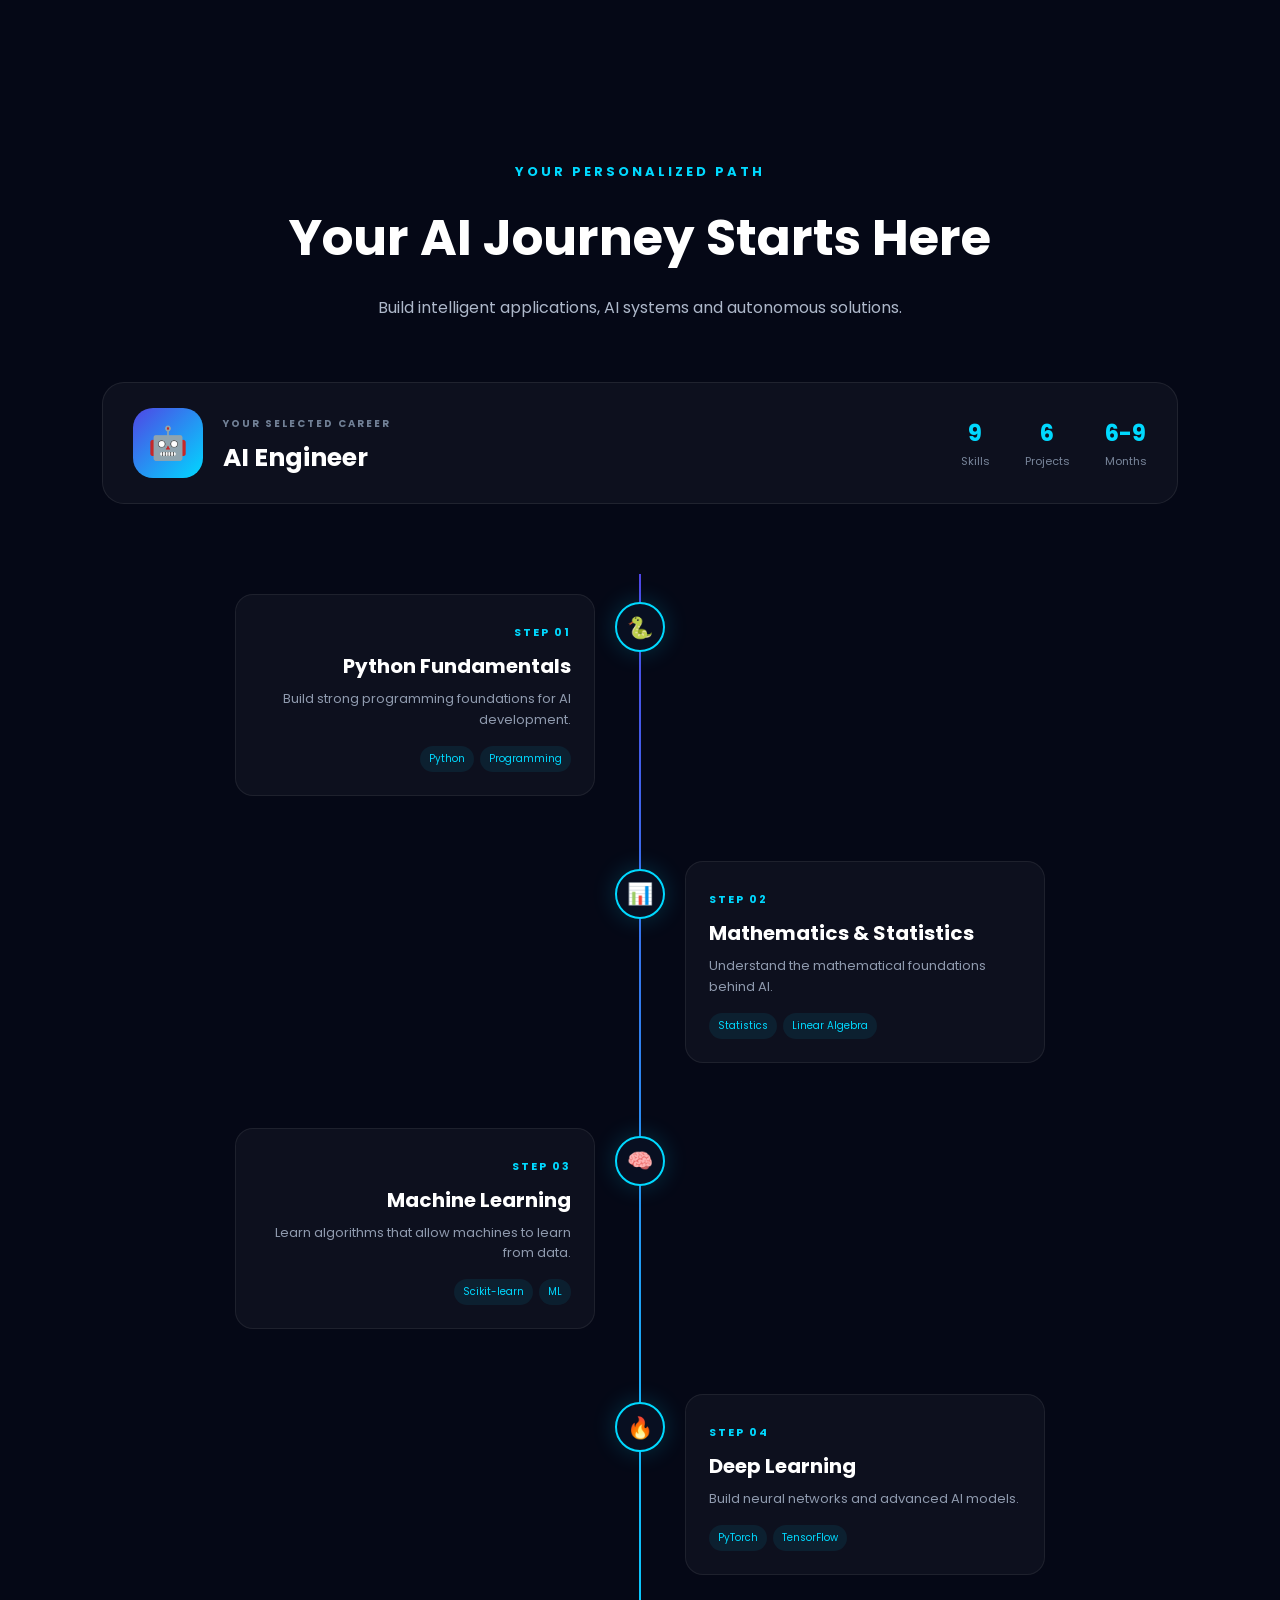
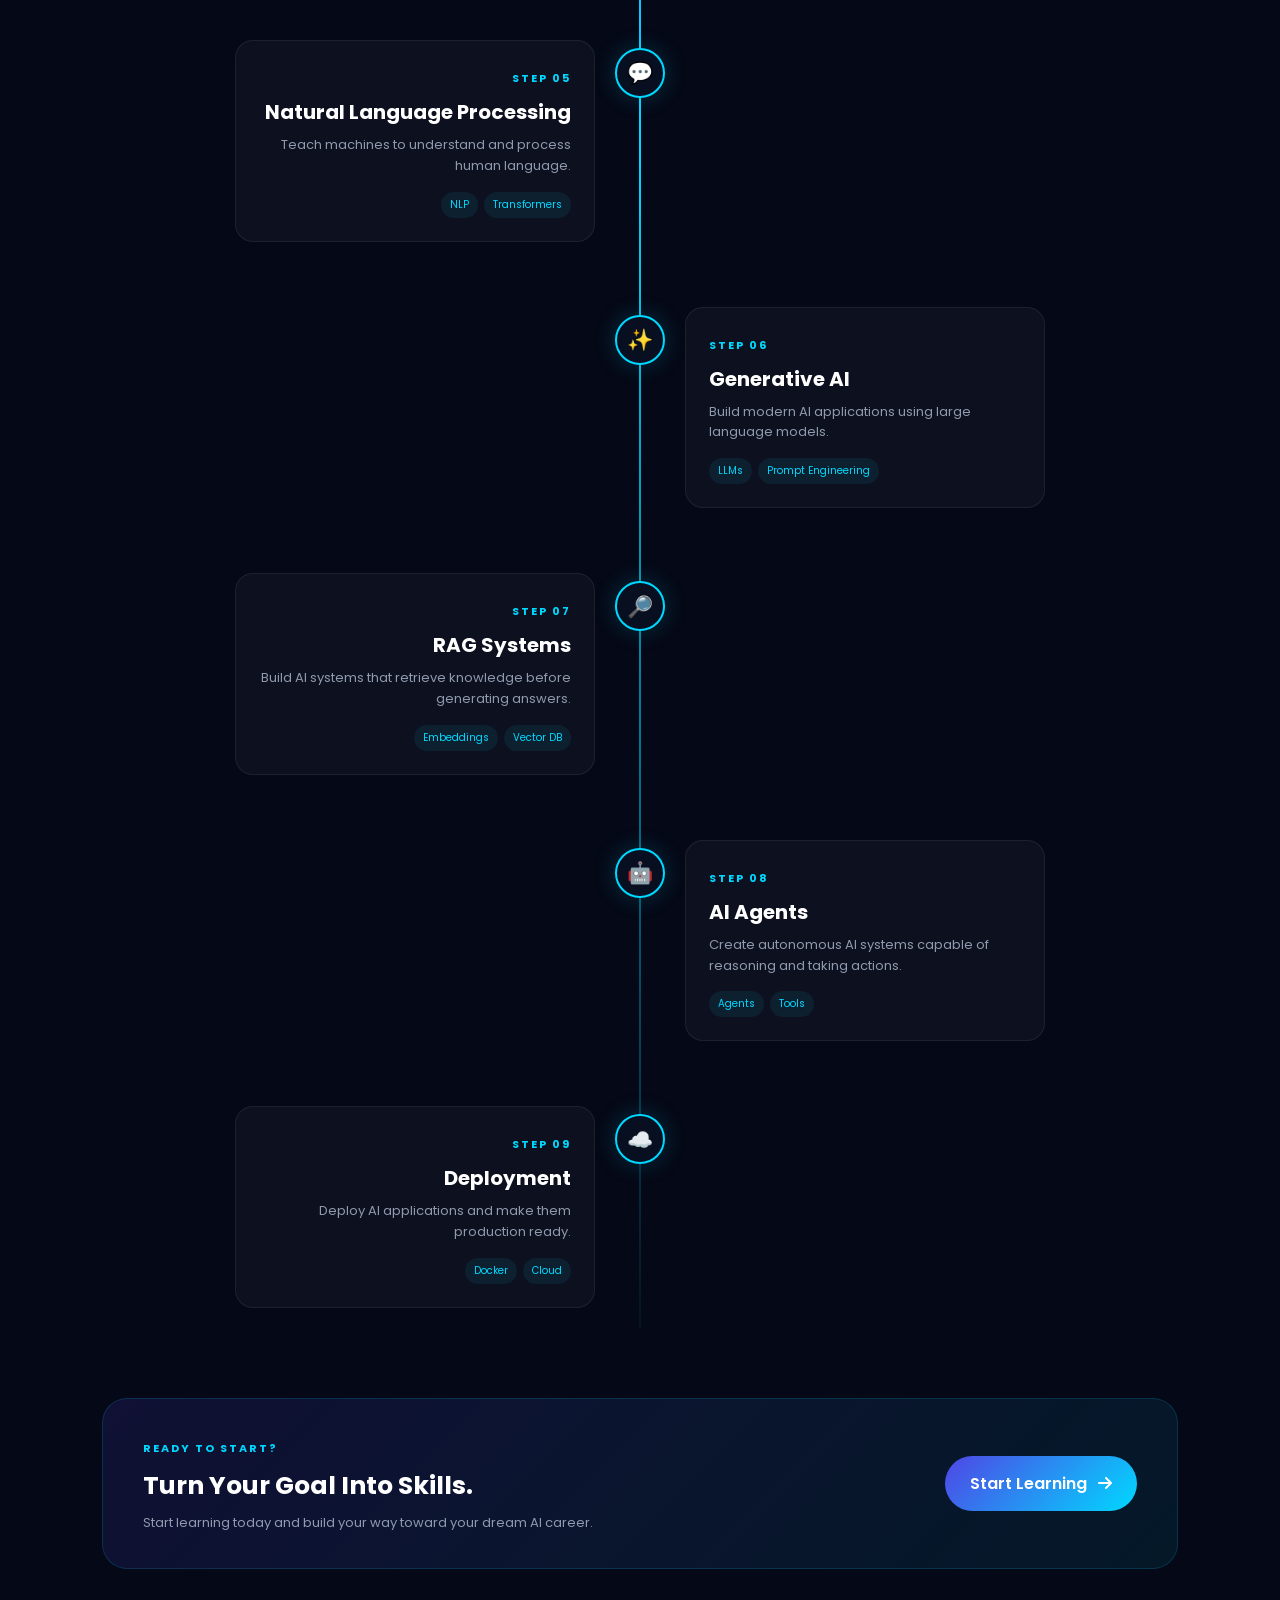
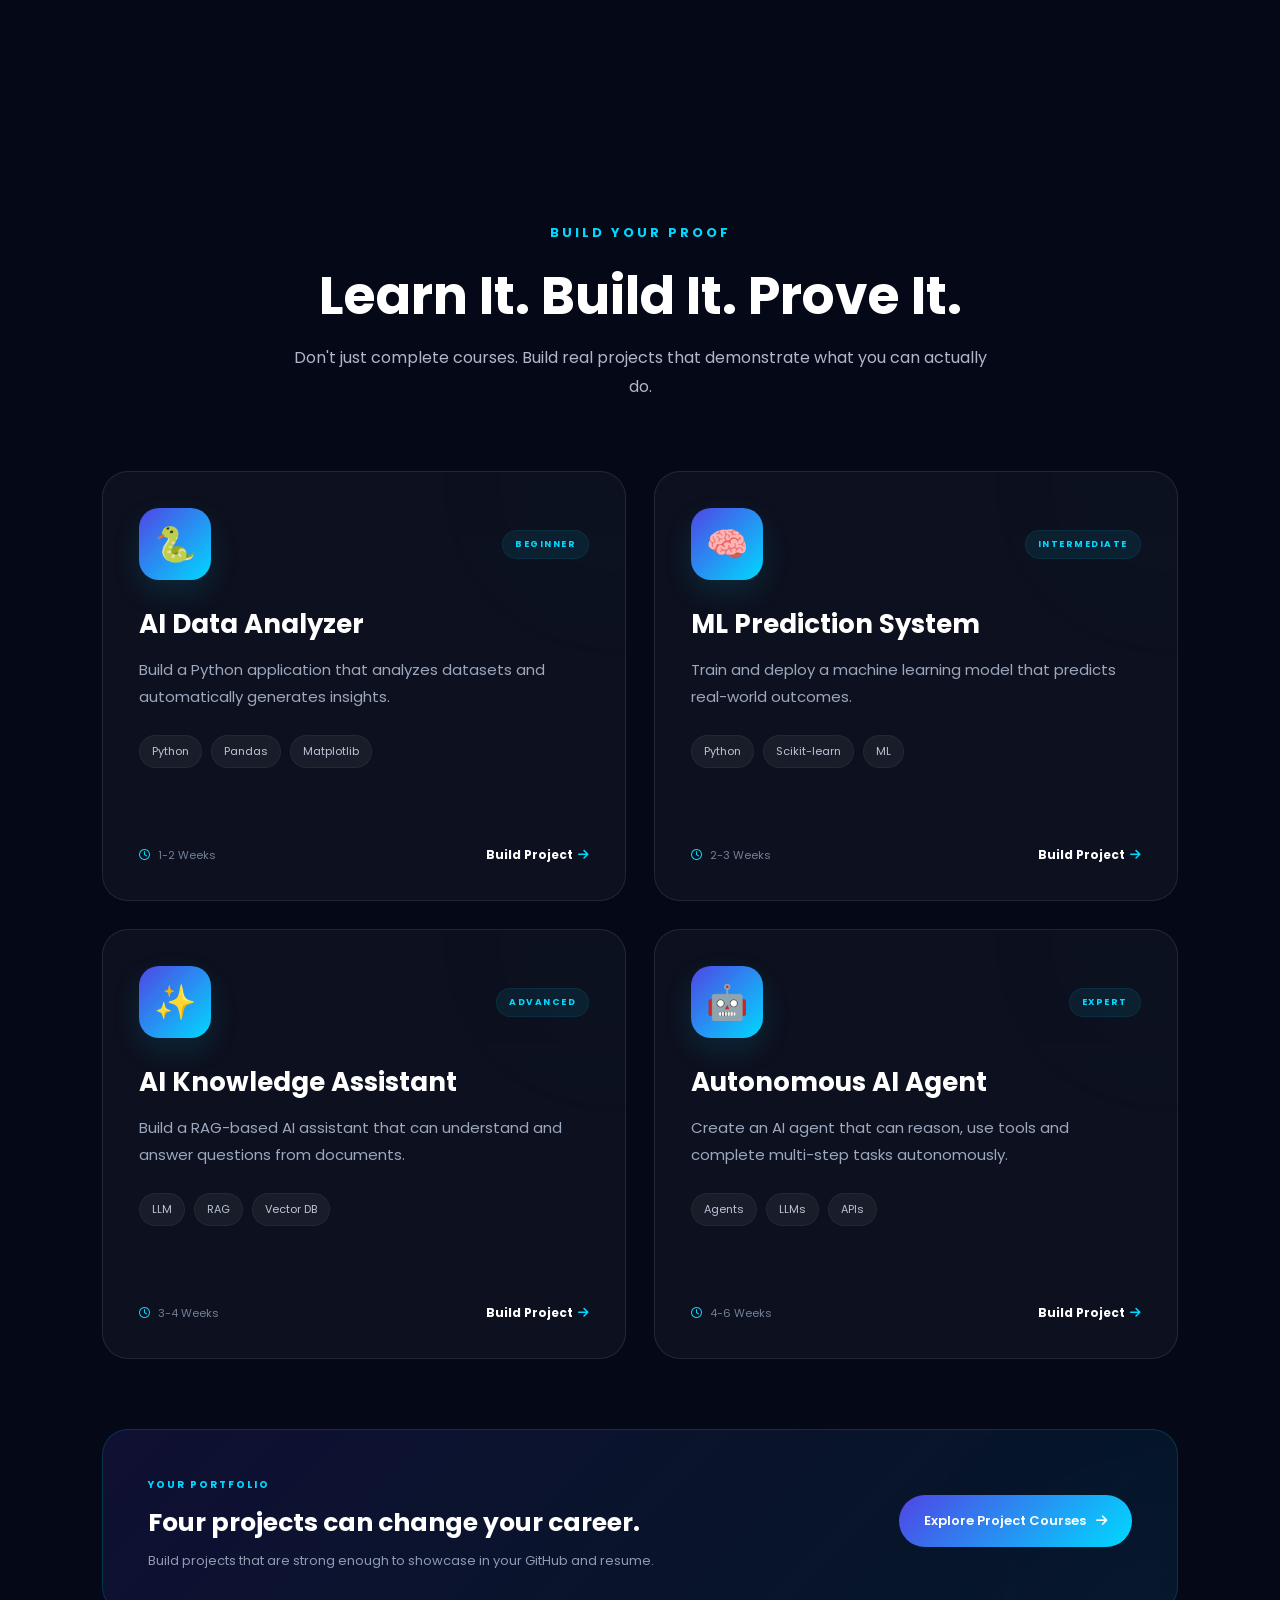
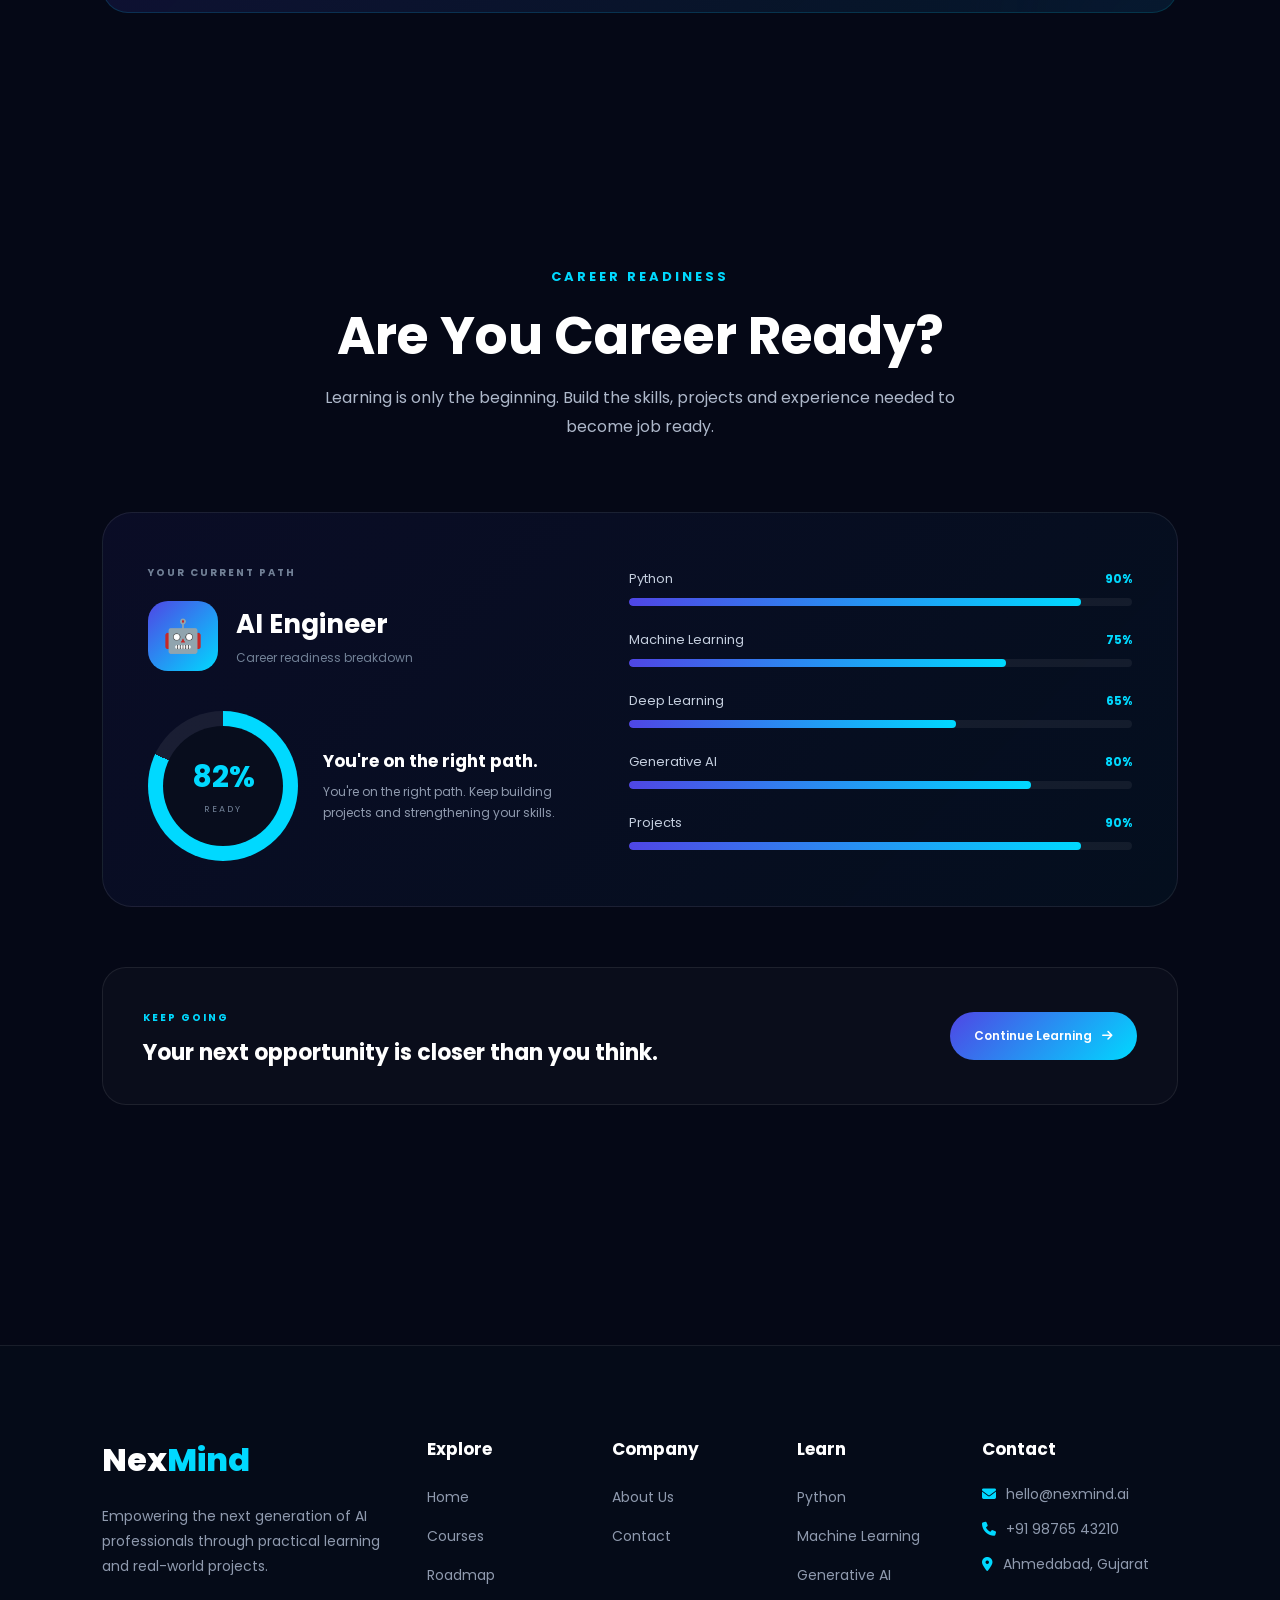
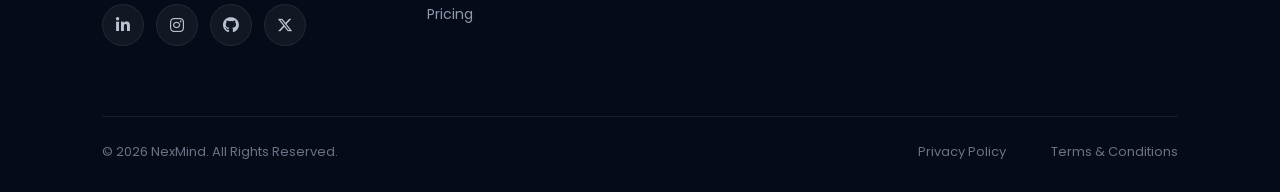
<file: roadmap.html>
<!DOCTYPE html>
<html lang="en">

<head>

    <meta charset="UTF-8">

    <meta name="viewport" content="width=device-width, initial-scale=1.0">

    <title>NexMind | AI Career Roadmap</title>

    <!-- Main CSS -->
    <link rel="stylesheet" href="style.css">

    <!-- Font Awesome -->
    <link rel="stylesheet" href="https://cdnjs.cloudflare.com/ajax/libs/font-awesome/6.5.2/css/all.min.css">


</head>


<body>


    <!--====================================
                NAVBAR
    =====================================-->

    <header>

        <nav>

            <div class="logo">
                Nex<span>Mind</span>
            </div>


            <ul>

                <li>
                    <a href="main.html">
                        Home
                    </a>
                </li>

                <li>
                    <a href="courses.html">
                        Courses
                    </a>
                </li>

                <li>
                    <a href="roadmap.html">
                        Roadmap
                    </a>
                </li>

                <li>
                    <a href="pricing.html">
                        Pricing
                    </a>
                </li>

                <li>
                    <a href="about.html">
                        About
                    </a>
                </li>

                <li>
                    <a href="contact.html">
                        Contact
                    </a>
                </li>

            </ul>


            <div class="nav-buttons">

                <a href="#" class="login-btn">
                    Login
                </a>

                <a href="courses.html" class="nav-cta">
                    Get Started
                </a>

            </div>


            <!-- Mobile Menu -->

            <button class="menu-toggle" aria-label="Open Menu">

                <i class="fa-solid fa-bars"></i>

            </button>

        </nav>

    </header>



    <!--====================================
             ROADMAP HERO
    =====================================-->

    <main>

        <section class="roadmap-hero">

            <div class="roadmap-hero-content">

                <span class="roadmap-label">
                    NEXMIND AI CAREER GALAXY
                </span>


                <h1>

                    Your AI Journey.

                    <span>
                        Your Destination.
                    </span>

                </h1>


                <p>

                    Don't follow a fixed roadmap.

                    Choose your career goal and discover
                    the skills, technologies and projects
                    you need to build your future in AI.

                </p>


                <div class="roadmap-buttons">

                    <a href="#career-paths" class="roadmap-primary">

                        Explore Your Path

                        <i class="fa-solid fa-arrow-down"></i>

                    </a>


                    <a href="courses.html" class="roadmap-secondary">

                        Explore Courses

                    </a>

                </div>

            </div>


            <!--================================
                    GALAXY VISUAL
            =================================-->

            <div class="galaxy">

                <!-- Outer Glow -->

                <div class="galaxy-glow"></div>


                <!-- Orbit 3 -->

                <div class="orbit orbit-three">

                    <div class="orbit-node node-genai">
                        ✨
                    </div>

                </div>


                <!-- Orbit 2 -->

                <div class="orbit orbit-two">

                    <div class="orbit-node node-ml">
                        🧠
                    </div>

                    <div class="orbit-node node-python">
                        🐍
                    </div>

                </div>


                <!-- Orbit 1 -->

                <div class="orbit orbit-one">

                    <div class="orbit-node node-agent">
                        🤖
                    </div>

                </div>


                <!-- Center -->

                <div class="galaxy-center">

                    <i class="fa-solid fa-brain"></i>

                    <span>
                        YOU
                    </span>

                </div>

            </div>

        </section>



        <!--====================================
                CAREER PATH SECTION
        =====================================-->

        <section class="career-paths" id="career-paths">

            <div class="roadmap-section-heading">

                <span>
                    CHOOSE YOUR DESTINATION
                </span>

                <h2>
                    What Do You Want To Become?
                </h2>

                <p>

                    Your destination determines your journey.
                    Choose a career path and NexMind will
                    create your learning journey.

                </p>

            </div>


            <div class="career-grid">


                <!-- AI Engineer -->

                <div class="career-card active" data-career="ai-engineer">

                    <div class="career-icon">
                        🤖
                    </div>

                    <span class="career-number">
                        01
                    </span>

                    <h3>
                        AI Engineer
                    </h3>

                    <p>

                        Build intelligent applications,
                        AI systems and autonomous solutions.

                    </p>

                    <div class="career-tags">

                        <span>Python</span>

                        <span>AI</span>

                        <span>GenAI</span>

                    </div>

                    <button class="career-button" data-career="ai-engineer">

                        Explore Path

                        <i class="fa-solid fa-arrow-right"></i>

                    </button>

                </div>



                <!-- ML Engineer -->

                <div class="career-card" data-career="ml-engineer">

                    <div class="career-icon">
                        🧠
                    </div>

                    <span class="career-number">
                        02
                    </span>

                    <h3>
                        ML Engineer
                    </h3>

                    <p>

                        Design, train and deploy
                        machine learning models.

                    </p>

                    <div class="career-tags">

                        <span>Python</span>

                        <span>ML</span>

                        <span>MLOps</span>

                    </div>

                    <button class="career-button" data-career="ml-engineer">

                        Explore Path

                        <i class="fa-solid fa-arrow-right"></i>

                    </button>

                </div>



                <!-- Data Scientist -->

                <div class="career-card" data-career="data-scientist">

                    <div class="career-icon">
                        📊
                    </div>

                    <span class="career-number">
                        03
                    </span>

                    <h3>
                        Data Scientist
                    </h3>

                    <p>

                        Turn complex data into insights,
                        predictions and decisions.

                    </p>

                    <div class="career-tags">

                        <span>Python</span>

                        <span>SQL</span>

                        <span>Statistics</span>

                    </div>

                    <button class="career-button" data-career="data-scientist">

                        Explore Path

                        <i class="fa-solid fa-arrow-right"></i>

                    </button>

                </div>



                <!-- GenAI Engineer -->

                <div class="career-card" data-career="genai-engineer">

                    <div class="career-icon">
                        ✨
                    </div>

                    <span class="career-number">
                        04
                    </span>

                    <h3>
                        GenAI Engineer
                    </h3>

                    <p>

                        Build LLM applications,
                        RAG systems and AI agents.

                    </p>

                    <div class="career-tags">

                        <span>LLMs</span>

                        <span>RAG</span>

                        <span>Agents</span>

                    </div>

                    <button class="career-button" data-career="genai-engineer">

                        Explore Path

                        <i class="fa-solid fa-arrow-right"></i>

                    </button>

                </div>


            </div>

        </section>

    </main>
    <!--====================================
        DYNAMIC LEARNING JOURNEY
=====================================-->

    <section class="learning-journey" id="learningJourney">

        <div class="journey-heading">

            <span>
                YOUR PERSONALIZED PATH
            </span>

            <h2>
                Your AI Journey Starts Here
            </h2>

            <p id="journeyDescription">
                Select a career above and discover the skills
                you need to reach your destination.
            </p>

        </div>


        <!-- Journey Header -->

        <div class="journey-profile">

            <div class="journey-profile-icon" id="journeyIcon">
                🤖
            </div>

            <div class="journey-profile-info">

                <span>
                    YOUR SELECTED CAREER
                </span>

                <h3 id="journeyTitle">
                    AI Engineer
                </h3>

            </div>

            <div class="journey-stats">

                <div>

                    <strong id="skillCount">
                        9
                    </strong>

                    <span>
                        Skills
                    </span>

                </div>

                <div>

                    <strong id="projectCount">
                        6
                    </strong>

                    <span>
                        Projects
                    </span>

                </div>

                <div>

                    <strong id="journeyDuration">
                        6-9
                    </strong>

                    <span>
                        Months
                    </span>

                </div>

            </div>

        </div>


        <!-- Learning Path -->

        <div class="learning-path" id="learningPath">

            <!-- JavaScript will insert
             roadmap steps here -->

        </div>


        <!-- Journey CTA -->

        <div class="journey-cta">

            <div>

                <span>
                    READY TO START?
                </span>

                <h3>
                    Turn Your Goal Into Skills.
                </h3>

                <p>
                    Start learning today and build your
                    way toward your dream AI career.
                </p>

            </div>

            <a href="courses.html">
                Start Learning
                <i class="fa-solid fa-arrow-right"></i>
            </a>

        </div>

    </section>

    <!--====================================
        PROJECTS SECTION
=====================================-->

    <section class="roadmap-projects" id="roadmapProjects">

        <div class="projects-heading">

            <span>
                BUILD YOUR PROOF
            </span>

            <h2>
                Learn It. Build It. Prove It.
            </h2>

            <p>
                Don't just complete courses. Build real projects
                that demonstrate what you can actually do.
            </p>

        </div>


        <div class="projects-grid">


            <!-- Project 1 -->

            <div class="project-card">

                <div class="project-top">

                    <div class="project-icon">
                        🐍
                    </div>

                    <span class="project-level">
                        BEGINNER
                    </span>

                </div>


                <h3>
                    AI Data Analyzer
                </h3>

                <p>
                    Build a Python application that analyzes
                    datasets and automatically generates insights.
                </p>


                <div class="project-tech">

                    <span>Python</span>
                    <span>Pandas</span>
                    <span>Matplotlib</span>

                </div>


                <div class="project-footer">

                    <span>
                        <i class="fa-regular fa-clock"></i>
                        1-2 Weeks
                    </span>

                    <a href="courses.html">
                        Build Project
                        <i class="fa-solid fa-arrow-right"></i>
                    </a>

                </div>

            </div>



            <!-- Project 2 -->

            <div class="project-card">

                <div class="project-top">

                    <div class="project-icon">
                        🧠
                    </div>

                    <span class="project-level">
                        INTERMEDIATE
                    </span>

                </div>


                <h3>
                    ML Prediction System
                </h3>

                <p>
                    Train and deploy a machine learning model
                    that predicts real-world outcomes.
                </p>


                <div class="project-tech">

                    <span>Python</span>
                    <span>Scikit-learn</span>
                    <span>ML</span>

                </div>


                <div class="project-footer">

                    <span>
                        <i class="fa-regular fa-clock"></i>
                        2-3 Weeks
                    </span>

                    <a href="courses.html">
                        Build Project
                        <i class="fa-solid fa-arrow-right"></i>
                    </a>

                </div>

            </div>



            <!-- Project 3 -->

            <div class="project-card">

                <div class="project-top">

                    <div class="project-icon">
                        ✨
                    </div>

                    <span class="project-level">
                        ADVANCED
                    </span>

                </div>


                <h3>
                    AI Knowledge Assistant
                </h3>

                <p>
                    Build a RAG-based AI assistant that can
                    understand and answer questions from documents.
                </p>


                <div class="project-tech">

                    <span>LLM</span>
                    <span>RAG</span>
                    <span>Vector DB</span>

                </div>


                <div class="project-footer">

                    <span>
                        <i class="fa-regular fa-clock"></i>
                        3-4 Weeks
                    </span>

                    <a href="courses.html">
                        Build Project
                        <i class="fa-solid fa-arrow-right"></i>
                    </a>

                </div>

            </div>



            <!-- Project 4 -->

            <div class="project-card">

                <div class="project-top">

                    <div class="project-icon">
                        🤖
                    </div>

                    <span class="project-level">
                        EXPERT
                    </span>

                </div>


                <h3>
                    Autonomous AI Agent
                </h3>

                <p>
                    Create an AI agent that can reason, use tools
                    and complete multi-step tasks autonomously.
                </p>


                <div class="project-tech">

                    <span>Agents</span>
                    <span>LLMs</span>
                    <span>APIs</span>

                </div>


                <div class="project-footer">

                    <span>
                        <i class="fa-regular fa-clock"></i>
                        4-6 Weeks
                    </span>

                    <a href="courses.html">
                        Build Project
                        <i class="fa-solid fa-arrow-right"></i>
                    </a>

                </div>

            </div>


        </div>


        <!-- Projects CTA -->

        <div class="projects-cta">

            <div>

                <span>
                    YOUR PORTFOLIO
                </span>

                <h3>
                    Four projects can change your career.
                </h3>

                <p>
                    Build projects that are strong enough
                    to showcase in your GitHub and resume.
                </p>

            </div>


            <a href="courses.html">

                Explore Project Courses

                <i class="fa-solid fa-arrow-right"></i>

            </a>

        </div>

    </section>

    <!--====================================
        CAREER READINESS
=====================================-->

    <section class="career-readiness" id="careerReadiness">

        <div class="readiness-heading">

            <span>
                CAREER READINESS
            </span>

            <h2>
                Are You Career Ready?
            </h2>

            <p>
                Learning is only the beginning. Build the skills,
                projects and experience needed to become job ready.
            </p>

        </div>


        <div class="readiness-container">


            <!-- LEFT SIDE -->

            <div class="readiness-info">

                <span class="readiness-label">
                    YOUR CURRENT PATH
                </span>


                <div class="readiness-career">

                    <div class="readiness-icon" id="readinessIcon">
                        🤖
                    </div>


                    <div>

                        <h3 id="readinessCareer">
                            AI Engineer
                        </h3>

                        <p>
                            Career readiness breakdown
                        </p>

                    </div>

                </div>


                <!-- Overall Score -->

                <div class="readiness-score">

                    <div class="score-circle">

                        <div>

                            <strong id="readinessPercentage">
                                82%
                            </strong>

                            <span>
                                READY
                            </span>

                        </div>

                    </div>


                    <div class="score-text">

                        <h4>
                            You're on the right path.
                        </h4>

                        <p id="readinessMessage">
                            Keep building projects and
                            strengthening your AI skills.
                        </p>

                    </div>

                </div>

            </div>



            <!-- RIGHT SIDE -->

            <div class="skill-readiness">


                <!-- Python -->

                <div class="readiness-skill">

                    <div class="skill-header">

                        <span>
                            Python
                        </span>

                        <strong id="pythonScore">
                            90%
                        </strong>

                    </div>

                    <div class="skill-bar">

                        <div class="skill-progress" id="pythonProgress"></div>

                    </div>

                </div>



                <!-- Machine Learning -->

                <div class="readiness-skill">

                    <div class="skill-header">

                        <span>
                            Machine Learning
                        </span>

                        <strong id="mlScore">
                            75%
                        </strong>

                    </div>

                    <div class="skill-bar">

                        <div class="skill-progress" id="mlProgress"></div>

                    </div>

                </div>



                <!-- Deep Learning -->

                <div class="readiness-skill">

                    <div class="skill-header">

                        <span>
                            Deep Learning
                        </span>

                        <strong id="deepScore">
                            65%
                        </strong>

                    </div>

                    <div class="skill-bar">

                        <div class="skill-progress" id="deepProgress"></div>

                    </div>

                </div>



                <!-- Generative AI -->

                <div class="readiness-skill">

                    <div class="skill-header">

                        <span>
                            Generative AI
                        </span>

                        <strong id="genaiScore">
                            80%
                        </strong>

                    </div>

                    <div class="skill-bar">

                        <div class="skill-progress" id="genaiProgress"></div>

                    </div>

                </div>



                <!-- Projects -->

                <div class="readiness-skill">

                    <div class="skill-header">

                        <span>
                            Projects
                        </span>

                        <strong id="projectScore">
                            90%
                        </strong>

                    </div>

                    <div class="skill-bar">

                        <div class="skill-progress" id="projectProgress"></div>

                    </div>

                </div>


            </div>

        </div>


        <!-- CTA -->

        <div class="readiness-cta">

            <div>

                <span>
                    KEEP GOING
                </span>

                <h3>
                    Your next opportunity is closer than you think.
                </h3>

            </div>


            <a href="courses.html">

                Continue Learning

                <i class="fa-solid fa-arrow-right"></i>

            </a>

        </div>

    </section>



    <!--====================================
                  FOOTER
    =====================================-->

    <footer class="footer">

        <div class="footer-top">


            <div class="footer-brand">

                <h2 class="footer-logo">
                    Nex<span>Mind</span>
                </h2>

                <p>

                    Empowering the next generation
                    of AI professionals through
                    practical learning and
                    real-world projects.

                </p>


                <div class="footer-social">

                    <a href="#">
                        <i class="fa-brands fa-linkedin-in"></i>
                    </a>

                    <a href="#">
                        <i class="fa-brands fa-instagram"></i>
                    </a>

                    <a href="#">
                        <i class="fa-brands fa-github"></i>
                    </a>

                    <a href="#">
                        <i class="fa-brands fa-x-twitter"></i>
                    </a>

                </div>

            </div>


            <div class="footer-column">

                <h3>Explore</h3>

                <ul>

                    <li>
                        <a href="index.html">
                            Home
                        </a>
                    </li>

                    <li>
                        <a href="courses.html">
                            Courses
                        </a>
                    </li>

                    <li>
                        <a href="roadmap.html">
                            Roadmap
                        </a>
                    </li>

                    <li>
                        <a href="pricing.html">
                            Pricing
                        </a>
                    </li>

                </ul>

            </div>


            <div class="footer-column">

                <h3>Company</h3>

                <ul>

                    <li>
                        <a href="about.html">
                            About Us
                        </a>
                    </li>

                    <li>
                        <a href="contact.html">
                            Contact
                        </a>
                    </li>

                </ul>

            </div>


            <div class="footer-column">

                <h3>Learn</h3>

                <ul>

                    <li>
                        <a href="courses.html">
                            Python
                        </a>
                    </li>

                    <li>
                        <a href="courses.html">
                            Machine Learning
                        </a>
                    </li>

                    <li>
                        <a href="courses.html">
                            Generative AI
                        </a>
                    </li>

                </ul>

            </div>


            <div class="footer-column">

                <h3>Contact</h3>

                <ul class="footer-contact">

                    <li>

                        <i class="fa-solid fa-envelope"></i>

                        hello@nexmind.ai

                    </li>

                    <li>

                        <i class="fa-solid fa-phone"></i>

                        +91 98765 43210

                    </li>

                    <li>

                        <i class="fa-solid fa-location-dot"></i>

                        Ahmedabad, Gujarat

                    </li>

                </ul>

            </div>

        </div>


        <div class="footer-bottom">

            <p>
                © 2026 NexMind.
                All Rights Reserved.
            </p>

            <div class="footer-legal">

                <a href="#">
                    Privacy Policy
                </a>

                <a href="#">
                    Terms & Conditions
                </a>

            </div>

        </div>

    </footer>



    <!-- JavaScript -->

    <script src="roadmap.js"></script>

</body>

</html>
</file>
<file: style.css>
/* ==============================
   Google Font
============================== */

@import url('https://fonts.googleapis.com/css2?family=Poppins:wght@300;400;500;600;700;800&display=swap');

/* ==============================
   Reset
============================== */

* {
    margin: 0;
    padding: 0;
    box-sizing: border-box;
    font-family: 'Poppins', sans-serif;
}

html {
    scroll-behavior: smooth;
}

body {

    background: #050816;
    color: white;
    overflow-x: hidden;

}

/* ==============================
   Animated Background
============================== */

.bg {

    position: fixed;
    inset: 0;
    overflow: hidden;
    z-index: -5;

    background: linear-gradient(130deg,
            #050816,
            #07142f,
            #090d1f,
            #050816);

    background-size: 400% 400%;

    animation: bgMove 15s infinite alternate;

}

@keyframes bgMove {

    0% {

        background-position: left;

    }

    100% {

        background-position: right;

    }

}

/* ==============================
   Floating Glow
============================== */

.circle {

    position: absolute;
    border-radius: 50%;
    filter: blur(90px);

}

.c1 {

    width: 280px;
    height: 280px;

    background: #4f46e5;

    top: 8%;
    left: 8%;

    animation: float1 8s infinite alternate;

}

.c2 {

    width: 350px;
    height: 350px;

    background: #00d9ff;

    right: 5%;
    top: 15%;

    animation: float2 10s infinite alternate;

}

.c3 {

    width: 260px;
    height: 260px;

    background: #9333ea;

    bottom: 5%;
    left: 30%;

    animation: float3 12s infinite alternate;

}

.c4 {

    width: 220px;
    height: 220px;

    background: #06b6d4;

    bottom: 10%;
    right: 20%;

    animation: float4 14s infinite alternate;

}

@keyframes float1 {

    from {

        transform: translateY(0px);

    }

    to {

        transform: translateY(120px);

    }

}

@keyframes float2 {

    from {

        transform: translateX(0);

    }

    to {

        transform: translateX(-140px);

    }

}

@keyframes float3 {

    from {

        transform: translate(0);

    }

    to {

        transform: translate(90px, -80px);

    }

}

@keyframes float4 {

    from {

        transform: scale(1);

    }

    to {

        transform: scale(1.3);

    }

}

/* ==============================
   Navbar
============================== */

header {

    position: fixed;

    width: 100%;

    top: 0;

    left: 0;

    z-index: 999;

    padding: 20px 8%;

}

nav {

    display: flex;

    justify-content: space-between;

    align-items: center;

    background: rgba(255, 255, 255, .05);

    backdrop-filter: blur(15px);

    border: 1px solid rgba(255, 255, 255, .1);

    padding: 18px 35px;

    border-radius: 18px;

}

.logo {

    font-size: 30px;

    font-weight: 700;

}

.logo span {

    color: #00d9ff;

}

nav ul {

    display: flex;

    list-style: none;

    gap: 35px;

}

nav ul li a {

    text-decoration: none;

    color: white;

    font-weight: 500;

    transition: .4s;

}

nav ul li a:hover {

    color: #00d9ff;

}

.btn-nav {

    padding: 13px 28px;

    border-radius: 50px;

    background: linear-gradient(45deg, #4f46e5, #06b6d4);

    text-decoration: none;

    color: white;

    font-weight: 600;

    transition: .4s;

}

.btn-nav:hover {

    transform: translateY(-4px);

    box-shadow: 0 0 25px cyan;

}

.hero {

    width: 100%;
    min-height: 100vh;

    display: flex;

    justify-content: space-between;

    align-items: center;

    padding: 0 8%;

}

.left {

    width: 55%;

}

.tag {

    display: inline-block;

    padding: 10px 20px;

    background: rgba(255, 255, 255, .06);

    border-radius: 30px;

    margin-bottom: 25px;

    border: 1px solid rgba(255, 255, 255, .1);

}

.left h1 {

    font-size: 70px;

    line-height: 1.15;

    margin-bottom: 30px;

}

.left h1 span {

    background: linear-gradient(90deg, #00d9ff, #8b5cf6);

    background-clip: text;
    -webkit-background-clip: text;

    -webkit-text-fill-color: transparent;

}

.desc {

    font-size: 18px;

    color: #d5d5d5;

    max-width: 600px;

    line-height: 1.8;

    margin-bottom: 40px;

}

.buttons {

    display: flex;

    gap: 20px;

}

.primary {

    text-decoration: none;

    padding: 18px 38px;

    border-radius: 50px;

    background: linear-gradient(45deg, #4f46e5, #00d9ff);

    font-weight: 600;

    color: white;

    transition: .4s;

}

.primary:hover {

    transform: translateY(-8px);

    box-shadow: 0 0 30px cyan;

}

.secondary {

    text-decoration: none;

    padding: 18px 38px;

    border-radius: 50px;

    border: 2px solid #00d9ff;

    color: white;

    transition: .4s;

}

.secondary:hover {

    background: #00d9ff;

    color: #050816;

}

.stats {

    display: flex;

    gap: 70px;

    margin-top: 70px;

}

.stats h2 {

    font-size: 42px;

    color: #00d9ff;

}

.stats span {

    color: #d5d5d5;

}

.right {

    width: 40%;

    display: flex;

    justify-content: center;

}

.glass {

    width: 380px;

    padding: 40px;

    border-radius: 30px;

    background: rgba(255, 255, 255, .06);

    backdrop-filter: blur(20px);

    border: 1px solid rgba(255, 255, 255, .15);

    box-shadow: 0 0 40px rgba(0, 0, 0, .35);

    animation: floatCard 4s infinite ease-in-out;

}

@keyframes floatCard {

    50% {

        transform: translateY(-20px);

    }

}

.brain {

    width: 120px;

    height: 120px;

    margin: auto;

    display: flex;

    justify-content: center;

    align-items: center;

    font-size: 60px;

    border-radius: 50%;

    background: linear-gradient(45deg, #4f46e5, #00d9ff);

    box-shadow: 0 0 40px cyan;

    margin-bottom: 30px;

}

.glass h2 {

    text-align: center;

    margin-bottom: 25px;

}

.glass p {

    padding: 15px;

    margin-top: 12px;

    border-radius: 15px;

    background: rgba(255, 255, 255, .05);

}

.scroll {

    position: absolute;

    left: 50%;

    bottom: 30px;

    transform: translateX(-50%);

}

.scroll span {

    display: block;

    width: 25px;

    height: 45px;

    border: 2px solid white;

    border-radius: 20px;

    position: relative;

}

.scroll span::before {

    content: "";

    position: absolute;

    left: 50%;

    top: 8px;

    width: 6px;

    height: 6px;

    background: white;

    border-radius: 50%;

    transform: translateX(-50%);

    animation: scroll 1.5s infinite;

}

@keyframes scroll {

    0% {

        opacity: 0;

        top: 8px;

    }

    100% {

        opacity: 1;

        top: 28px;

    }

}

/* ===============================
   Trusted Section
================================ */

.trusted {

    padding: 80px 0;

    text-align: center;

    overflow: hidden;

}

.trusted h4 {

    font-size: 18px;

    font-weight: 500;

    color: #b9c4d6;

    margin-bottom: 50px;

    letter-spacing: 1px;

}

.logo-slider {

    width: 100%;

    overflow: hidden;

    position: relative;

}

.slide-track {

    display: flex;

    width: calc(220px * 16);

    animation: scrollLogo 30s linear infinite;

}

.slide-track img {

    width: 170px;

    height: 70px;

    object-fit: contain;

    margin: 0 25px;

    padding: 12px;

    background: rgba(255, 255, 255, .05);

    border: 1px solid rgba(255, 255, 255, .08);

    border-radius: 18px;

    transition: .4s;

}

.slide-track img:hover {

    transform: translateY(-8px);

    box-shadow: 0 0 30px rgba(0, 217, 255, .4);

}

@keyframes scrollLogo {

    0% {

        transform: translateX(0);

    }

    100% {

        transform: translateX(calc(-220px * 8));

    }
}

/* ===============================
   Learning Paths
================================ */

/* ===============================
   Learning Paths
================================ */

.paths {

    padding: 120px 8%;

    text-align: center;

}

.paths h2 {

    font-size: 50px;

    margin-bottom: 20px;

}

.paths p {

    color: #aeb6c8;

    max-width: 700px;

    margin: auto;

    margin-bottom: 70px;

    line-height: 1.8;

}

.path-container {

    display: grid;

    grid-template-columns: repeat(auto-fit, minmax(260px, 1fr));

    gap: 35px;

}

.path-card {

    padding: 45px 30px;

    background: rgba(255, 255, 255, .05);

    border-radius: 25px;

    border: 1px solid rgba(255, 255, 255, .08);

    transition: .5s;

    cursor: pointer;

    position: relative;

    overflow: hidden;

    backdrop-filter: blur(20px);

}

.path-card::before {

    content: "";

    position: absolute;

    width: 300px;

    height: 300px;

    background: radial-gradient(#00d9ff, transparent);

    top: -180px;

    right: -180px;

    opacity: .15;

    transition: .5s;

}

.path-card:hover {

    transform: translateY(-15px);

    box-shadow: 0 25px 50px rgba(0, 0, 0, .4);

    border-color: #00d9ff;

}

.path-card:hover::before {

    opacity: .35;

}

.path-card i {

    font-size: 55px;

    color: #00d9ff;

    margin-bottom: 25px;

}

.path-card h3 {

    font-size: 28px;

    margin-bottom: 15px;

}

.path-card span {

    display: inline-block;

    padding: 8px 18px;

    background: #13263c;

    border-radius: 30px;

    color: #00d9ff;

    margin-bottom: 20px;

    font-size: 14px;

}

.path-card p {

    margin: 0;

    font-size: 15px;

    line-height: 1.8;

}

/*====================================
        FEATURED COURSES
====================================*/

.courses {

    padding: 120px 8%;

}

.title {

    text-align: center;
    margin-bottom: 70px;

}

.title h2 {

    font-size: 52px;
    margin-bottom: 20px;

}

.title p {

    width: 700px;
    max-width: 100%;
    margin: auto;
    color: #b7bfd1;
    line-height: 1.8;

}

.course-container {

    display: grid;

    grid-template-columns: repeat(auto-fit, minmax(330px, 1fr));

    gap: 40px;

}

.course-card {

    background: rgba(255, 255, 255, .05);

    border: 1px solid rgba(255, 255, 255, .08);

    border-radius: 25px;

    overflow: hidden;

    backdrop-filter: blur(20px);

    transition: .45s;

    cursor: pointer;

}

.course-card:hover {

    transform: translateY(-15px);

    box-shadow: 0 25px 60px rgba(0, 217, 255, .18);

    border-color: #00d9ff;

}

.course-image {

    position: relative;

    overflow: hidden;

}

.course-image img {

    width: 100%;

    height: 230px;

    object-fit: cover;

    transition: .5s;

}

.course-card:hover img {

    transform: scale(1.08);

}

.level {

    position: absolute;

    top: 18px;

    left: 18px;

    padding: 8px 16px;

    border-radius: 30px;

    color: white;

    font-size: 13px;

    font-weight: 600;

}

.beginner {

    background: #22c55e;

}

.intermediate {

    background: #3b82f6;

}

.advanced {

    background: #8b5cf6;

}

.course-content {

    padding: 30px;

}

.course-content h3 {

    font-size: 28px;

    margin-bottom: 18px;

}

.course-content p {

    color: #b6bfd0;

    line-height: 1.8;

    margin-bottom: 25px;

}

.info {

    display: flex;

    justify-content: space-between;

    margin-bottom: 30px;

    color: #00d9ff;

    font-size: 15px;

}

.info i {

    margin-right: 5px;

}

.course-content a {

    display: inline-block;

    text-decoration: none;

    color: white;

    padding: 15px 28px;

    border-radius: 40px;

    background: linear-gradient(90deg, #4f46e5, #00d9ff);

    transition: .4s;

}

.course-content a:hover {

    transform: translateX(10px);

    box-shadow: 0 0 25px #00d9ff;

}

/*=====================================
        WHY CHOOSE US
=====================================*/

.why {

    padding: 120px 8%;

}

.section-title {

    text-align: center;

    margin-bottom: 70px;

}

.section-title span {

    color: #00d9ff;

    letter-spacing: 3px;

    font-size: 15px;

    font-weight: 600;

}

.section-title h2 {

    font-size: 55px;

    margin: 20px 0;

}

.section-title p {

    width: 700px;

    max-width: 100%;

    margin: auto;

    color: #bfc8d9;

    line-height: 1.8;

}

.why-grid {

    display: grid;

    grid-template-columns: repeat(auto-fit, minmax(300px, 1fr));

    gap: 35px;

}

.why-card {

    position: relative;

    overflow: hidden;

    padding: 40px;

    border-radius: 25px;

    background: rgba(255, 255, 255, .05);

    border: 1px solid rgba(255, 255, 255, .08);

    backdrop-filter: blur(20px);

    transition: .45s;

}

.why-card:hover {

    transform: translateY(-12px);

    border-color: #00d9ff;

    box-shadow: 0 25px 50px rgba(0, 217, 255, .18);

}

.why-card::before {

    content: "";

    position: absolute;

    width: 250px;

    height: 250px;

    background: radial-gradient(#00d9ff, transparent);

    top: -140px;

    right: -140px;

    opacity: .18;

    transition: .5s;

}

.why-card:hover::before {

    opacity: .35;

}

.icon {

    width: 75px;

    height: 75px;

    border-radius: 20px;

    display: flex;

    justify-content: center;

    align-items: center;

    background: linear-gradient(135deg, #4f46e5, #00d9ff);

    font-size: 30px;

    margin-bottom: 30px;

}

.why-card h3 {

    font-size: 28px;

    margin-bottom: 15px;

}

.why-card p {

    color: #c2cad8;

    line-height: 1.8;

}

/*=====================================
        ROADMAP
=====================================*/

.roadmap {

    padding: 120px 8%;

    position: relative;

}

.timeline {

    position: relative;

    max-width: 1100px;

    margin: 80px auto 0;

}

.timeline::before {

    content: "";

    position: absolute;

    left: 50%;

    top: 0;

    transform: translateX(-50%);

    width: 4px;

    height: 100%;

    background: linear-gradient(#4f46e5, #00d9ff);

    border-radius: 20px;

}

.step {

    position: relative;

    width: 50%;

    padding: 20px 40px;

}

.step.left {

    left: 0;

}

.step.right {

    left: 50%;

}

.content {

    position: relative;

    padding: 30px;

    background: rgba(255, 255, 255, .05);

    border: 1px solid rgba(255, 255, 255, .08);

    backdrop-filter: blur(18px);

    border-radius: 20px;

    transition: .4s;

}

.content:hover {

    transform: translateY(-8px);

    border-color: #00d9ff;

    box-shadow: 0 15px 35px rgba(0, 217, 255, .18);

}

.content span {

    display: inline-block;

    width: 55px;

    height: 55px;

    line-height: 55px;

    text-align: center;

    border-radius: 50%;

    background: linear-gradient(135deg, #4f46e5, #00d9ff);

    font-weight: 700;

    margin-bottom: 20px;

}

.content h3 {

    font-size: 28px;

    margin-bottom: 15px;

}

.content p {

    color: #bfc8d9;

    line-height: 1.8;

}

/* Timeline Dots */

.step::after {

    content: "";

    position: absolute;

    width: 22px;

    height: 22px;

    background: #00d9ff;

    border-radius: 50%;

    top: 45px;

    box-shadow: 0 0 25px #00d9ff;

}

.step.left::after {

    right: -11px;

}

.step.right::after {

    left: -11px;

}

/*====================================
        AI DASHBOARD
====================================*/

.dashboard {

    padding: 120px 8%;

    display: grid;

    grid-template-columns: 1fr 1fr;

    gap: 60px;

    align-items: center;

}

.section-tag {

    color: #00d9ff;

    letter-spacing: 3px;

    font-weight: 600;

}

.dashboard-left h2 {

    font-size: 55px;

    margin: 20px 0;

}

.dashboard-left p {

    color: #bcc6d6;

    line-height: 1.8;

    margin-bottom: 40px;

}

.dashboard-stats {

    display: grid;

    grid-template-columns: repeat(2, 1fr);

    gap: 25px;

}

.stat-box {

    background: rgba(255, 255, 255, .05);

    border: 1px solid rgba(255, 255, 255, .08);

    backdrop-filter: blur(20px);

    border-radius: 20px;

    padding: 30px;

    transition: .4s;

}

.stat-box:hover {

    transform: translateY(-10px);

    border-color: #00d9ff;

}

.stat-box h3 {

    font-size: 42px;

    color: #00d9ff;

}

.stat-box span {

    color: #c2cad8;

}

.dashboard-right {

    display: grid;

    grid-template-columns: repeat(2, 1fr);

    gap: 25px;

}

.widget {

    background: rgba(255, 255, 255, .05);

    border: 1px solid rgba(255, 255, 255, .08);

    backdrop-filter: blur(18px);

    border-radius: 22px;

    padding: 30px;

    text-align: center;

    transition: .4s;

}

.widget:hover {

    transform: translateY(-10px);

    border-color: #00d9ff;

    box-shadow: 0 20px 40px rgba(0, 217, 255, .18);

}

.widget i {

    font-size: 45px;

    margin-bottom: 20px;

    color: #00d9ff;

}

.big {

    grid-column: span 2;

}

.progress {

    width: 100%;

    height: 18px;

    background: #14263f;

    border-radius: 30px;

    overflow: hidden;

    margin: 25px 0;

}

.fill {

    height: 100%;

    background: linear-gradient(90deg, #4f46e5, #00d9ff);

    display: flex;

    justify-content: center;

    align-items: center;

    font-size: 12px;

    font-weight: 600;

}

/*==================================
        AI UNIVERSE
==================================*/

.ai-universe {

    padding: 140px 8%;

    text-align: center;

}

.universe-title span {

    color: #00d9ff;

    letter-spacing: 3px;

    font-weight: 600;

}

.universe-title h2 {

    font-size: 58px;

    margin: 20px 0;

}

.universe-title p {

    width: 700px;

    max-width: 100%;

    margin: auto;

    color: #bcc6d6;

    line-height: 1.8;

}

.orbit-container {

    position: relative;

    width: 700px;

    height: 700px;

    margin: 100px auto;

}

/* Center */

.ai-core {

    position: absolute;

    top: 50%;

    left: 50%;

    transform: translate(-50%, -50%);

    z-index: 10;

}

.core-circle {

    width: 180px;

    height: 180px;

    border-radius: 50%;

    display: flex;

    justify-content: center;

    align-items: center;

    font-size: 80px;

    background: linear-gradient(135deg, #4f46e5, #00d9ff);

    box-shadow:

        0 0 40px cyan,

        0 0 90px #4f46e5;

    animation: pulse 3s infinite;

}

.ai-core h3 {

    margin-top: 25px;

    font-size: 34px;

}

@keyframes pulse {

    50% {

        transform: scale(1.08);

    }

}

/* Orbit Rings */

.orbit {

    position: absolute;

    border: 1px dashed rgba(255, 255, 255, .15);

    border-radius: 50%;

    top: 50%;

    left: 50%;

    transform: translate(-50%, -50%);

}

.orbit1 {

    width: 260px;
    height: 260px;
    animation: spin 10s linear infinite;

}

.orbit2 {

    width: 360px;
    height: 360px;
    animation: spin 16s linear infinite reverse;

}

.orbit3 {

    width: 480px;
    height: 480px;
    animation: spin 20s linear infinite;

}

.orbit4 {

    width: 620px;
    height: 620px;
    animation: spin 24s linear infinite reverse;

}

@keyframes spin {

    100% {

        transform: translate(-50%, -50%) rotate(360deg);

    }

}

/* Orbit Planets */

.planet {

    position: absolute;

    top: -22px;

    left: 50%;

    transform: translateX(-50%);

    width: 60px;

    height: 60px;

    border-radius: 50%;

    display: flex;

    justify-content: center;

    align-items: center;

    font-size: 28px;

    background: #0d1c35;

    color: #00d9ff;

    border: 2px solid #00d9ff;

    box-shadow: 0 0 20px cyan;

}

/* Floating Cards */

.info {

    position: absolute;

    width: 230px;

    padding: 20px;

    background: rgba(255, 255, 255, .05);

    backdrop-filter: blur(20px);

    border: 1px solid rgba(255, 255, 255, .08);

    border-radius: 20px;

    transition: .4s;

}

.info:hover {

    transform: translateY(-8px);

    border-color: #00d9ff;

}

.info h4 {

    margin-bottom: 10px;

}

.info p {

    color: #bcc6d6;

    font-size: 14px;

    line-height: 1.6;

}

.top-left {

    left: -100px;
    top: 40px;

}

.top-right {

    right: -100px;
    top: 60px;

}

.bottom-left {

    left: -120px;
    bottom: 50px;

}

.bottom-right {

    right: -120px;
    bottom: 60px;

}

/*=====================================
      TECHNOLOGY SECTION
======================================*/

.technology {

    padding: 120px 8%;

}

.tech-grid {

    display: grid;

    grid-template-columns: repeat(auto-fit, minmax(220px, 1fr));

    gap: 30px;

    margin-top: 70px;

}

.tech-card {

    background: rgba(255, 255, 255, .05);

    backdrop-filter: blur(20px);

    border: 1px solid rgba(255, 255, 255, .08);

    border-radius: 22px;

    padding: 45px 20px;

    text-align: center;

    cursor: pointer;

    transition: .4s;

    position: relative;

    overflow: hidden;

}

.tech-card::before {

    content: "";

    position: absolute;

    width: 250px;

    height: 250px;

    background: radial-gradient(#00d9ff, transparent);

    top: -150px;

    right: -150px;

    opacity: .15;

    transition: .5s;

}

.tech-card:hover::before {

    opacity: .4;

}

.tech-card:hover {

    transform: translateY(-12px);

    border-color: #00d9ff;

    box-shadow: 0 20px 45px rgba(0, 217, 255, .18);

}

.tech-card i {

    font-size: 55px;

    margin-bottom: 25px;

    color: #00d9ff;

    transition: .4s;

}

.tech-card:hover i {

    transform: scale(1.2) rotate(8deg);

}

.tech-card h3 {

    font-size: 24px;

    font-weight: 600;

}

.tech-card {

    animation: floatCard 5s ease-in-out infinite;

}

.tech-card:nth-child(even) {

    animation-delay: 1s;

}

@keyframes floatCard {

    50% {

        transform: translateY(-8px);

    }

}

/*==================================
            FOOTER
===================================*/

.footer {

    margin-top: 120px;

    padding: 90px 8% 30px;

    background: #071225;

    border-top: 1px solid rgba(255, 255, 255, .08);

}

.footer-top {

    display: grid;

    grid-template-columns: 2fr 1fr 1fr 1fr;

    gap: 50px;

}

.footer-box p {

    color: #b7bfd1;

    line-height: 1.9;

    margin: 25px 0;

}

.footer-box h3 {

    margin-bottom: 25px;

    font-size: 24px;

}

.footer-box ul {

    list-style: none;

}

.footer-box ul li {

    margin-bottom: 18px;

    color: #b7bfd1;

}

.footer-box ul li a {

    text-decoration: none;

    color: #b7bfd1;

    transition: .3s;

}

.footer-box ul li a:hover {

    color: #00d9ff;

    padding-left: 8px;

}

.footer-box ul li i {

    color: #00d9ff;

    margin-right: 10px;

}

/* Social */

.social {

    display: flex;

    gap: 15px;

}

.social a {

    width: 45px;

    height: 45px;

    display: flex;

    justify-content: center;

    align-items: center;

    border-radius: 50%;

    background: rgba(255, 255, 255, .05);

    color: white;

    transition: .4s;

}

.social a:hover {

    background: #00d9ff;

    color: #071225;

    transform: translateY(-6px);

}

/* Newsletter */

.newsletter {

    margin: 80px 0;

    padding: 50px;

    border-radius: 25px;

    background: linear-gradient(135deg, #4f46e5, #00d9ff);

    text-align: center;

}

.newsletter h2 {

    font-size: 42px;

    margin-bottom: 15px;

}

.newsletter p {

    margin-bottom: 35px;

}

.newsletter form {

    display: flex;

    justify-content: center;

    gap: 20px;

    flex-wrap: wrap;

}

.newsletter input {

    width: 420px;

    max-width: 100%;

    padding: 18px;

    border: none;

    border-radius: 50px;

    font-size: 16px;

    outline: none;

}

.newsletter button {

    padding: 18px 40px;

    border: none;

    border-radius: 50px;

    background: #050816;

    color: white;

    cursor: pointer;

    font-size: 16px;

    transition: .4s;

}

.newsletter button:hover {

    transform: scale(1.05);

}

/* Bottom */

.footer-bottom {

    display: flex;

    justify-content: space-between;

    align-items: center;

    flex-wrap: wrap;

    padding-top: 30px;

    border-top: 1px solid rgba(255, 255, 255, .08);

}

.footer-bottom p {

    color: #b7bfd1;

}

.footer-bottom a {

    text-decoration: none;

    color: #b7bfd1;

    margin-left: 20px;

    transition: .3s;

}

.footer-bottom a:hover {

    color: #00d9ff;

}



/*=========================
      COURSE HERO
==========================*/

.course-hero {

    padding: 180px 8% 120px;

    text-align: center;

    position: relative;

}

.course-hero::before {

    content: "";

    position: absolute;

    width: 500px;

    height: 500px;

    background: #00d9ff;

    filter: blur(220px);

    opacity: .08;

    top: 20px;

    left: 50%;

    transform: translateX(-50%);

}

.hero-content {

    position: relative;

    z-index: 2;

}

.hero-content span {

    display: inline-block;

    padding: 10px 24px;

    border-radius: 30px;

    background: rgba(255, 255, 255, .05);

    border: 1px solid rgba(255, 255, 255, .08);

    color: #00d9ff;

    margin-bottom: 25px;

}

.hero-content h1 {

    font-size: 72px;

    line-height: 1.15;

    margin-bottom: 25px;

}

.hero-content p {

    width: 750px;

    max-width: 100%;

    margin: auto;

    color: #b7bfd1;

    line-height: 1.8;

    font-size: 18px;

    margin-bottom: 45px;

}

.hero-buttons {

    display: flex;

    justify-content: center;

    gap: 20px;

    margin-bottom: 60px;

    flex-wrap: wrap;

}

.hero-buttons a {

    text-decoration: none;

    padding: 18px 38px;

    border-radius: 50px;

    background: linear-gradient(135deg, #4f46e5, #00d9ff);

    color: white;

    font-weight: 600;

    transition: .4s;

}

.hero-buttons a:last-child {

    background: transparent;

    border: 2px solid #00d9ff;

}

.hero-buttons a:hover {

    transform: translateY(-6px);

    box-shadow: 0 0 30px rgba(0, 217, 255, .3);

}

.search-box {

    width: 700px;

    max-width: 100%;

    margin: 0 auto 45px;

    display: flex;

    align-items: center;

    background: rgba(255, 255, 255, .05);

    border: 1px solid rgba(255, 255, 255, .08);

    border-radius: 60px;

    padding: 18px 25px;

    backdrop-filter: blur(20px);

}

.search-box i {

    font-size: 20px;

    color: #00d9ff;

    margin-right: 15px;

}

.search-box input {

    flex: 1;

    background: transparent;

    border: none;

    outline: none;

    color: white;

    font-size: 18px;

}

.search-box input::placeholder {

    color: #9098ad;

}

.hero-stats {

    display: flex;

    justify-content: center;

    gap: 80px;

    flex-wrap: wrap;

}

.hero-stats h2 {

    font-size: 52px;

    color: #00d9ff;

}

.hero-stats p {

    margin-top: 8px;

    color: #b7bfd1;

}

/*===================================
        FILTER BUTTONS
====================================*/

.course-filter {

    padding: 40px 8%;

}

.filter-buttons {

    display: flex;

    justify-content: center;

    gap: 20px;

    flex-wrap: wrap;

}

.filter-buttons button {

    padding: 14px 28px;

    background: rgba(255, 255, 255, .05);

    border: 1px solid rgba(255, 255, 255, .08);

    color: white;

    border-radius: 40px;

    cursor: pointer;

    transition: .4s;

    font-size: 15px;

}

.filter-buttons button:hover,

.filter-buttons .active {

    background: linear-gradient(135deg, #4f46e5, #00d9ff);

}

/*===================================
        COURSE GRID
====================================*/

.course-list {

    padding: 80px 8%;

    display: grid;

    grid-template-columns: repeat(auto-fit, minmax(320px, 1fr));

    gap: 35px;

}

.course-item {

    background: rgba(255, 255, 255, .05);

    border-radius: 25px;

    overflow: hidden;

    border: 1px solid rgba(255, 255, 255, .08);

    transition: .4s;

    backdrop-filter: blur(20px);

}

.course-item:hover {

    transform: translateY(-12px);

    border-color: #00d9ff;

    box-shadow: 0 25px 50px rgba(0, 217, 255, .18);

}

.course-banner {

    height: 170px;

    display: flex;

    justify-content: center;

    align-items: center;

    font-size: 70px;

    font-weight: bold;

}

.python-bg {

    background: linear-gradient(135deg, #2563eb, #00d9ff);

}

.ml-bg {

    background: linear-gradient(135deg, #7c3aed, #2563eb);

}

.gen-bg {

    background: linear-gradient(135deg, #ff0066, #7c3aed);

}

.ds-bg {

    background: linear-gradient(135deg, #00b894, #00d9ff);

}

.course-body {

    padding: 30px;

}

.badge {

    display: inline-block;

    padding: 8px 18px;

    background: #0d2d4d;

    border-radius: 30px;

    color: #00d9ff;

    font-size: 14px;

    margin-bottom: 18px;

}

.intermediate {

    background: #1f3d7a;

    color: #61a5ff;

}

.advanced {

    background: #46256f;

    color: #d7a8ff;

}

.course-body h3 {

    font-size: 28px;

    margin-bottom: 15px;

}

.course-body p {

    color: #b7bfd1;

    line-height: 1.8;

    margin-bottom: 20px;

}

.course-info {

    display: flex;

    justify-content: space-between;

    margin-bottom: 25px;

    font-size: 14px;

    color: #00d9ff;

}

.course-body a {

    display: inline-block;

    text-decoration: none;

    padding: 14px 28px;

    background: linear-gradient(135deg, #4f46e5, #00d9ff);

    border-radius: 40px;

    color: white;

    transition: .4s;

}

.course-body a:hover {

    transform: translateX(8px);

}


/*===================================
        NO RESULTS
====================================*/

.no-results {

    display: none;

    text-align: center;

    padding: 80px 20px;

    color: white;

}

.no-results i {

    font-size: 60px;

    color: #00d9ff;

    margin-bottom: 25px;

}

.no-results h3 {

    font-size: 30px;

    margin-bottom: 15px;

}

.no-results p {

    color: #aeb8ca;

    margin-bottom: 30px;

}

.no-results button {

    border: none;

    padding: 14px 30px;

    border-radius: 40px;

    background: linear-gradient(135deg,
            #4f46e5,
            #00d9ff);

    color: white;

    font-size: 15px;

    cursor: pointer;

    transition: .3s;

}

.no-results button:hover {

    transform: translateY(-4px);

    box-shadow: 0 0 25px rgba(0, 217, 255, .4);

}

/* =====================================
   COURSE HERO STATS FIX
===================================== */

.hero-stats {
    width: 100%;
    max-width: 900px;
    margin: 0 auto;

    display: flex;
    justify-content: space-between;
    align-items: center;

    gap: 40px;
}

.hero-stats>div {
    flex: 1;
    text-align: center;
}

.hero-stats h2 {
    font-size: 52px;
    color: #00d9ff;
    margin: 0;
}

.hero-stats p {
    width: auto !important;
    max-width: none !important;

    margin: 8px 0 0 !important;

    color: #b7bfd1;
    font-size: 16px;
}

.hero-stats {
    display: flex;
    justify-content: center;
    gap: 80px;
    flex-wrap: wrap;
}

/*====================================
        COURSE MODAL
=====================================*/

.course-modal {

    position: fixed;

    inset: 0;

    background: rgba(0, 0, 0, .75);

    backdrop-filter: blur(10px);

    display: none;

    justify-content: center;

    align-items: center;

    padding: 20px;

    z-index: 9999;

}

.course-modal.active {

    display: flex;

}

.modal-content {

    position: relative;

    width: 650px;

    max-width: 100%;

    max-height: 90vh;

    overflow-y: auto;

    padding: 45px;

    border-radius: 30px;

    background: #0b1428;

    border: 1px solid rgba(255, 255, 255, .12);

    box-shadow:
        0 30px 100px rgba(0, 0, 0, .6),
        0 0 50px rgba(0, 217, 255, .08);

    animation: modalOpen .3s ease;

}

@keyframes modalOpen {

    from {

        opacity: 0;

        transform: translateY(30px) scale(.95);

    }

    to {

        opacity: 1;

        transform: translateY(0) scale(1);

    }

}


/* Close */

.modal-close {

    position: absolute;

    top: 20px;

    right: 20px;

    width: 42px;

    height: 42px;

    border-radius: 50%;

    border: 1px solid rgba(255, 255, 255, .1);

    background: rgba(255, 255, 255, .05);

    color: white;

    font-size: 18px;

    cursor: pointer;

    transition: .3s;

}

.modal-close:hover {

    background: #00d9ff;

    color: #050816;

    transform: rotate(90deg);

}


/* Icon */

.modal-icon {

    width: 90px;

    height: 90px;

    display: flex;

    justify-content: center;

    align-items: center;

    border-radius: 22px;

    font-size: 45px;

    background:
        linear-gradient(135deg,
            #4f46e5,
            #00d9ff);

    margin-bottom: 25px;

}


/* Level */

.modal-level {

    display: inline-block;

    padding: 7px 16px;

    border-radius: 30px;

    background: rgba(0, 217, 255, .1);

    color: #00d9ff;

    font-size: 13px;

    margin-bottom: 15px;

}


/* Title */

.modal-content h2 {

    font-size: 38px;

    margin-bottom: 15px;

}

.modal-content>p {

    color: #b7bfd1;

    line-height: 1.8;

}


/* Information */

.modal-info {

    display: grid;

    grid-template-columns:
        repeat(3, 1fr);

    gap: 15px;

    margin: 30px 0;

}

.modal-info div {

    padding: 18px;

    border-radius: 15px;

    background: rgba(255, 255, 255, .05);

    border: 1px solid rgba(255, 255, 255, .06);

    display: flex;

    flex-direction: column;

    gap: 5px;

}

.modal-info i {

    color: #00d9ff;

}

.modal-info span {

    font-size: 18px;

    font-weight: 600;

}

.modal-info small {

    color: #8e98ab;

}


/* Skills */

.modal-content h3 {

    font-size: 22px;

    margin-bottom: 18px;

}

#modalSkills {

    list-style: none;

    margin-bottom: 30px;

}

#modalSkills li {

    padding: 10px 0;

    color: #c4ccda;

}

#modalSkills i {

    color: #00d9ff;

    margin-right: 10px;

}


/* Enroll */

/* =========================================
   ENROLL NOW BUTTON
========================================= */

.enroll-btn {

    display: flex;

    align-items: center;

    justify-content: center;

    width: 100%;

    box-sizing: border-box;

    padding: 17px 25px;

    border-radius: 30px;

    background:
        linear-gradient(135deg,
            #4f46e5,
            #00d9ff);

    color: white !important;

    text-decoration: none !important;

    font-size: 15px;

    font-weight: 700;

    border: none;

    cursor: pointer;

    transition:
        transform .3s ease,
        box-shadow .3s ease;

}

.enroll-btn:hover {

    color: white !important;

    text-decoration: none !important;

    transform:
        translateY(-3px);

    box-shadow:
        0 12px 30px rgba(0, 217, 255, .18);

}

.enroll-btn i {

    margin-left: 6px;

    transition:
        transform .3s ease;

}

.enroll-btn:hover i {

    transform:
        translateX(5px);

}

/* Mobile */

@media (max-width: 600px) {

    .modal-content {

        padding: 30px 22px;

    }

    .modal-content h2 {

        font-size: 30px;

    }

    .modal-info {

        grid-template-columns: 1fr;

    }

}

/*====================================
        WHY NEXMIND
=====================================*/

.why-nexmind {

    padding: 120px 8%;

    position: relative;

}


/* Section Heading */

.section-heading {

    text-align: center;

    max-width: 800px;

    margin: 0 auto 70px;

}

.section-heading span {

    color: #00d9ff;

    font-size: 14px;

    font-weight: 600;

    letter-spacing: 3px;

}

.section-heading h2 {

    font-size: 52px;

    line-height: 1.2;

    margin: 18px 0;

}

.section-heading p {

    color: #aeb8ca;

    line-height: 1.8;

    font-size: 16px;

}


/* Cards Grid */

.why-grid {

    display: grid;

    grid-template-columns:
        repeat(4, 1fr);

    gap: 25px;

}


/* Card */

.why-card {

    position: relative;

    padding: 35px 28px;

    min-height: 320px;

    border-radius: 24px;

    background:
        rgba(255, 255, 255, .04);

    border:
        1px solid rgba(255, 255, 255, .08);

    backdrop-filter: blur(20px);

    transition:
        transform .4s ease,
        border-color .4s ease,
        box-shadow .4s ease;

    overflow: hidden;

}


/* Glow */

.why-card::before {

    content: "";

    position: absolute;

    width: 180px;

    height: 180px;

    background: #00d9ff;

    border-radius: 50%;

    filter: blur(100px);

    opacity: 0;

    top: -100px;

    right: -100px;

    transition: .5s;

}

.why-card:hover::before {

    opacity: .12;

}


/* Hover */

.why-card:hover {

    transform: translateY(-10px);

    border-color: #00d9ff;

    box-shadow:
        0 25px 50px rgba(0, 217, 255, .12);

}


/* Icon */

.why-icon {

    width: 65px;

    height: 65px;

    display: flex;

    justify-content: center;

    align-items: center;

    border-radius: 18px;

    background:
        linear-gradient(135deg,
            #4f46e5,
            #00d9ff);

    margin-bottom: 25px;

}

.why-icon i {

    font-size: 28px;

    color: white;

}


/* Title */

.why-card h3 {

    font-size: 22px;

    margin-bottom: 15px;

}


/* Description */

.why-card p {

    color: #aeb8ca;

    line-height: 1.7;

    font-size: 14px;

    margin-bottom: 25px;

}


/* Link */

.why-card a {

    text-decoration: none;

    color: #00d9ff;

    font-size: 14px;

    font-weight: 600;

    transition: .3s;

}

.why-card a i {

    margin-left: 6px;

    transition: .3s;

}

.why-card a:hover i {

    transform: translateX(5px);

}


/*====================================
        RESPONSIVE
=====================================*/

@media (max-width: 1100px) {

    .why-grid {

        grid-template-columns:
            repeat(2, 1fr);

    }

}


@media (max-width: 650px) {

    .why-nexmind {

        padding: 80px 6%;

    }

    .section-heading h2 {

        font-size: 36px;

    }

    .why-grid {

        grid-template-columns: 1fr;

    }

}

/*====================================
        COURSE BENEFITS
=====================================*/

.course-benefits {

    padding: 120px 8%;

    position: relative;

}

.benefits-heading {

    text-align: center;

    max-width: 750px;

    margin: 0 auto 70px;

}

.benefits-heading span {

    color: #00d9ff;

    font-size: 14px;

    font-weight: 600;

    letter-spacing: 3px;

}

.benefits-heading h2 {

    font-size: 50px;

    line-height: 1.2;

    margin: 18px 0;

}

.benefits-heading p {

    color: #aeb8ca;

    line-height: 1.8;

}

.benefits-grid {

    max-width: 1100px;

    margin: auto;

    display: grid;

    grid-template-columns: repeat(2, 1fr);

    gap: 20px;

}

.benefit-item {

    display: flex;

    align-items: flex-start;

    gap: 22px;

    padding: 30px;

    border-radius: 20px;

    background: rgba(255, 255, 255, .035);

    border: 1px solid rgba(255, 255, 255, .07);

    transition: .35s;

}

.benefit-item:hover {

    transform: translateY(-5px);

    border-color: rgba(0, 217, 255, .5);

    background: rgba(0, 217, 255, .04);

}

.benefit-icon {

    min-width: 58px;

    width: 58px;

    height: 58px;

    display: flex;

    align-items: center;

    justify-content: center;

    border-radius: 16px;

    background: linear-gradient(135deg,
            #4f46e5,
            #00d9ff);

}

.benefit-icon i {

    color: white;

    font-size: 23px;

}

.benefit-item h3 {

    font-size: 20px;

    margin-bottom: 8px;

}

.benefit-item p {

    color: #9faabd;

    font-size: 14px;

    line-height: 1.7;

}


/*====================================
        RESPONSIVE
=====================================*/

@media (max-width: 750px) {

    .course-benefits {

        padding: 80px 6%;

    }

    .benefits-heading h2 {

        font-size: 36px;

    }

    .benefits-grid {

        grid-template-columns: 1fr;

    }

}

@media (max-width: 480px) {

    .benefit-item {

        padding: 22px;

        gap: 16px;

    }

    .benefit-icon {

        min-width: 50px;

        width: 50px;

        height: 50px;

    }

    .benefit-item h3 {

        font-size: 17px;

    }

}

/*====================================
        STUDENT TESTIMONIALS
=====================================*/

.testimonials {

    padding: 120px 8%;

    position: relative;

}


/* Heading */

.testimonial-heading {

    text-align: center;

    max-width: 750px;

    margin: 0 auto 70px;

}

.testimonial-heading span {

    color: #00d9ff;

    font-size: 14px;

    font-weight: 600;

    letter-spacing: 3px;

}

.testimonial-heading h2 {

    font-size: 50px;

    line-height: 1.2;

    margin: 18px 0;

}

.testimonial-heading p {

    color: #aeb8ca;

    line-height: 1.8;

}


/* Grid */

.testimonial-grid {

    max-width: 1150px;

    margin: auto;

    display: grid;

    grid-template-columns:
        repeat(3, 1fr);

    gap: 25px;

}


/* Card */

.testimonial-card {

    position: relative;

    padding: 35px;

    border-radius: 24px;

    background:
        rgba(255, 255, 255, .04);

    border:
        1px solid rgba(255, 255, 255, .08);

    transition: .4s;

    overflow: hidden;

}


/* Hover */

.testimonial-card:hover {

    transform: translateY(-10px);

    border-color: #00d9ff;

    box-shadow:
        0 25px 50px rgba(0, 217, 255, .12);

}


/* Featured */

.featured-testimonial {

    border-color:
        rgba(0, 217, 255, .35);

    background:
        linear-gradient(145deg,
            rgba(0, 217, 255, .07),
            rgba(79, 70, 229, .06));

}


/* Quote */

.quote-icon {

    position: absolute;

    top: 25px;

    right: 30px;

    font-size: 35px;

    color:
        rgba(0, 217, 255, .15);

}


/* Stars */

.stars {

    color: #ffd43b;

    letter-spacing: 3px;

    font-size: 17px;

    margin-bottom: 25px;

}


/* Text */

.testimonial-text {

    color: #c4ccda;

    font-size: 15px;

    line-height: 1.9;

    min-height: 145px;

    margin-bottom: 30px;

}


/* Student */

.student {

    display: flex;

    align-items: center;

    gap: 15px;

    padding-top: 20px;

    border-top:
        1px solid rgba(255, 255, 255, .08);

}


/* Avatar */

.student-avatar {

    width: 50px;

    height: 50px;

    border-radius: 50%;

    display: flex;

    align-items: center;

    justify-content: center;

    background:
        linear-gradient(135deg,
            #4f46e5,
            #00d9ff);

    color: white;

    font-weight: 700;

}


/* Student name */

.student h3 {

    font-size: 16px;

    margin-bottom: 4px;

}

.student span {

    color: #8994a9;

    font-size: 12px;

}


/* Course */

.course-taken {

    margin-top: 25px;

    padding: 10px 15px;

    display: inline-flex;

    align-items: center;

    gap: 8px;

    border-radius: 30px;

    background:
        rgba(0, 217, 255, .08);

    color: #00d9ff;

    font-size: 12px;

}

.course-taken i {

    font-size: 12px;

}


/*====================================
        RESPONSIVE
=====================================*/

@media (max-width: 1000px) {

    .testimonial-grid {

        grid-template-columns:
            repeat(2, 1fr);

    }

}


@media (max-width: 650px) {

    .testimonials {

        padding: 80px 6%;

    }

    .testimonial-heading h2 {

        font-size: 36px;

    }

    .testimonial-grid {

        grid-template-columns: 1fr;

    }

    .testimonial-text {

        min-height: auto;

    }

}

/*====================================
        FINAL COURSE CTA
=====================================*/

.course-cta {

    margin: 60px 8% 120px;

    padding: 90px 30px;

    position: relative;

    overflow: hidden;

    text-align: center;

    border-radius: 35px;

    border: 1px solid rgba(0, 217, 255, .2);

    background:
        linear-gradient(135deg,
            rgba(79, 70, 229, .18),
            rgba(0, 217, 255, .08));

}


/* Background glow */

.course-cta::before {

    content: "";

    position: absolute;

    width: 450px;

    height: 450px;

    border-radius: 50%;

    background: #00d9ff;

    filter: blur(180px);

    opacity: .08;

    top: -250px;

    left: 50%;

    transform: translateX(-50%);

}


/* Content */

.cta-content {

    position: relative;

    z-index: 2;

    max-width: 800px;

    margin: auto;

}


.cta-content span {

    color: #00d9ff;

    font-size: 14px;

    font-weight: 600;

    letter-spacing: 3px;

}


.cta-content h2 {

    font-size: 52px;

    line-height: 1.2;

    margin: 18px 0;

}


.cta-content p {

    color: #aeb8ca;

    max-width: 650px;

    margin: 0 auto 35px;

    line-height: 1.8;

}


/* Buttons */

.cta-buttons {

    display: flex;

    justify-content: center;

    align-items: center;

    gap: 18px;

    flex-wrap: wrap;

}


.cta-buttons a {

    padding: 16px 30px;

    border-radius: 50px;

    text-decoration: none;

    font-weight: 600;

    transition: .35s;

}


.cta-primary {

    color: white;

    background:
        linear-gradient(135deg,
            #4f46e5,
            #00d9ff);

}


.cta-secondary {

    color: white;

    border: 1px solid #00d9ff;

    background: transparent;

}


.cta-primary:hover {

    transform: translateY(-5px);

    box-shadow:
        0 15px 35px rgba(0, 217, 255, .25);

}


.cta-secondary:hover {

    transform: translateY(-5px);

    background:
        rgba(0, 217, 255, .08);

}


/* Arrow */

.cta-primary i {

    margin-left: 8px;

    transition: .3s;

}


.cta-primary:hover i {

    transform: translateX(5px);

}


/*====================================
        RESPONSIVE
=====================================*/

@media (max-width: 650px) {

    .course-cta {

        margin: 40px 6% 80px;

        padding: 70px 20px;

    }

    .cta-content h2 {

        font-size: 36px;

    }

    .cta-buttons {

        flex-direction: column;

    }

    .cta-buttons a {

        width: 100%;

        max-width: 280px;

    }

}

/*====================================
              FOOTER
=====================================*/

.footer {

    padding: 90px 8% 30px;

    background: #050b18;

    border-top:
        1px solid rgba(255, 255, 255, .08);

}


/*====================================
          FOOTER TOP
=====================================*/

.footer-top {

    display: grid;

    grid-template-columns:
        2fr 1fr 1fr 1fr 1.4fr;

    gap: 45px;

    padding-bottom: 70px;

}


/*====================================
            BRAND
=====================================*/

.footer-logo {

    font-size: 32px;

    font-weight: 800;

    margin-bottom: 20px;

}

.footer-logo span {

    color: #00d9ff;

}

.footer-brand p {

    max-width: 350px;

    color: #8f9aae;

    line-height: 1.8;

    font-size: 14px;

}


/*====================================
          SOCIAL ICONS
=====================================*/

.footer-social {

    display: flex;

    gap: 12px;

    margin-top: 25px;

}

.footer-social a {

    width: 42px;

    height: 42px;

    display: flex;

    align-items: center;

    justify-content: center;

    border-radius: 50%;

    color: #b9c2d1;

    background:
        rgba(255, 255, 255, .05);

    border:
        1px solid rgba(255, 255, 255, .07);

    text-decoration: none;

    transition: .3s;

}

.footer-social a:hover {

    color: #050b18;

    background: #00d9ff;

    transform: translateY(-4px);

}


/*====================================
          FOOTER COLUMNS
=====================================*/

.footer-column h3 {

    font-size: 17px;

    margin-bottom: 22px;

}

.footer-column ul {

    list-style: none;

    padding: 0;

    margin: 0;

}

.footer-column li {

    margin-bottom: 14px;

}

.footer-column a {

    color: #8f9aae;

    text-decoration: none;

    font-size: 14px;

    transition: .3s;

}

.footer-column a:hover {

    color: #00d9ff;

    padding-left: 5px;

}


/*====================================
          CONTACT
=====================================*/

.footer-contact li {

    display: flex;

    align-items: flex-start;

    gap: 10px;

    color: #8f9aae;

    font-size: 14px;

    line-height: 1.5;

}

.footer-contact i {

    color: #00d9ff;

    margin-top: 3px;

}


/*====================================
          NEWSLETTER
=====================================*/

.footer-newsletter {

    display: flex;

    justify-content: space-between;

    align-items: center;

    gap: 30px;

    padding: 35px 0;

    border-top:
        1px solid rgba(255, 255, 255, .07);

    border-bottom:
        1px solid rgba(255, 255, 255, .07);

}

.footer-newsletter h3 {

    font-size: 22px;

    margin-bottom: 8px;

}

.footer-newsletter p {

    color: #8f9aae;

    font-size: 14px;

}


/* Newsletter Form */

.footer-newsletter form {

    display: flex;

    gap: 10px;

    min-width: 430px;

}

.footer-newsletter input {

    flex: 1;

    min-width: 0;

    padding: 14px 18px;

    border-radius: 30px;

    border:
        1px solid rgba(255, 255, 255, .1);

    outline: none;

    background:
        rgba(255, 255, 255, .05);

    color: white;

}

.footer-newsletter input::placeholder {

    color: #778196;

}

.footer-newsletter button {

    border: none;

    padding: 14px 22px;

    border-radius: 30px;

    background:
        linear-gradient(135deg,
            #4f46e5,
            #00d9ff);

    color: white;

    font-weight: 600;

    cursor: pointer;

    transition: .3s;

}

.footer-newsletter button:hover {

    transform: translateY(-3px);

    box-shadow:
        0 10px 25px rgba(0, 217, 255, .2);

}

.footer-newsletter button i {

    margin-left: 6px;

}


/*====================================
          FOOTER BOTTOM
=====================================*/

.footer-bottom {

    display: flex;

    justify-content: space-between;

    align-items: center;

    gap: 20px;

    padding-top: 25px;

}

.footer-bottom p {

    color: #687387;

    font-size: 13px;

}

.footer-legal {

    display: flex;

    gap: 25px;

}

.footer-legal a {

    color: #687387;

    text-decoration: none;

    font-size: 13px;

    transition: .3s;

}

.footer-legal a:hover {

    color: #00d9ff;

}


/*====================================
          RESPONSIVE FOOTER
=====================================*/

@media (max-width: 1100px) {

    .footer-top {

        grid-template-columns:
            2fr 1fr 1fr;

    }

}


@media (max-width: 800px) {

    .footer {

        padding: 70px 6% 25px;

    }

    .footer-top {

        grid-template-columns:
            repeat(2, 1fr);

        gap: 40px;

    }

    .footer-newsletter {

        flex-direction: column;

        align-items: flex-start;

    }

    .footer-newsletter form {

        width: 100%;

        min-width: 0;

    }

}


@media (max-width: 550px) {

    .footer-top {

        grid-template-columns: 1fr;

    }

    .footer-brand p {

        max-width: 100%;

    }

    .footer-newsletter form {

        flex-direction: column;

    }

    .footer-newsletter input,
    .footer-newsletter button {

        width: 100%;

    }

    .footer-bottom {

        flex-direction: column;

        text-align: center;

    }

    .footer-legal {

        justify-content: center;

        flex-wrap: wrap;

    }

}




/* =========================================
   ROADMAP HERO
========================================= */

.roadmap-hero {

    min-height: 680px;

    padding: 110px 5% 80px;

    display: grid;

    grid-template-columns: 1fr 500px;

    align-items: center;

    gap: 30px;

    position: relative;

    overflow: hidden;

}


/* Background glow */

.roadmap-hero::before {

    content: "";

    position: absolute;

    width: 600px;

    height: 600px;

    border-radius: 50%;

    background: #4f46e5;

    filter: blur(180px);

    opacity: .10;

    top: -250px;

    left: -200px;

    pointer-events: none;

}

.roadmap-hero::after {

    content: "";

    position: absolute;

    width: 500px;

    height: 500px;

    border-radius: 50%;

    background: #00d9ff;

    filter: blur(180px);

    opacity: .07;

    right: -150px;

    bottom: -200px;

    pointer-events: none;

}


/* =========================================
   HERO CONTENT
========================================= */

.roadmap-hero-content {

    max-width: 680px;

    position: relative;

    z-index: 5;

}

.roadmap-label {

    color: #00d9ff;

    font-size: 13px;

    font-weight: 700;

    letter-spacing: 3px;

}

.roadmap-hero-content h1 {

    font-size: 68px;

    line-height: 1.05;

    margin: 22px 0;

}

.roadmap-hero-content h1 span {

    display: block;

    background:
        linear-gradient(135deg,
            #4f46e5,
            #00d9ff);

    background-clip: text;

    -webkit-background-clip: text;

    -webkit-text-fill-color: transparent;

}

.roadmap-hero-content p {

    max-width: 620px;

    color: #aeb8ca;

    font-size: 17px;

    line-height: 1.9;

}


/* =========================================
   BUTTONS
========================================= */

.roadmap-buttons {

    display: flex;

    gap: 15px;

    flex-wrap: wrap;

    margin-top: 32px;

}

.roadmap-buttons a {

    padding: 15px 27px;

    border-radius: 50px;

    text-decoration: none;

    font-weight: 600;

    transition: .3s;

}

.roadmap-primary {

    color: white;

    background:
        linear-gradient(135deg,
            #4f46e5,
            #00d9ff);

}

.roadmap-secondary {

    color: white;

    border:
        1px solid rgba(255, 255, 255, .15);

    background:
        rgba(255, 255, 255, .04);

}

.roadmap-buttons a:hover {

    transform: translateY(-4px);

}


/* =========================================
   GALAXY CONTAINER
========================================= */

.galaxy {

    width: 500px;

    height: 500px;

    position: relative;

    display: flex;

    align-items: center;

    justify-content: center;

    justify-self: center;

    z-index: 3;

}


/* Galaxy glow */

.galaxy-glow {

    position: absolute;

    width: 180px;

    height: 180px;

    border-radius: 50%;

    background: #00d9ff;

    filter: blur(80px);

    opacity: .20;

}


/* =========================================
   ORBITS
========================================= */

.galaxy .orbit {

    position: absolute;

    top: 50%;

    left: 50%;

    border-radius: 50%;

    border:
        1px solid rgba(0, 217, 255, .18);

    transform: translate(-50%, -50%);

    animation:
        roadmapOrbit 20s linear infinite;

}

.galaxy .orbit-one {

    width: 210px;

    height: 210px;

}

.galaxy .orbit-two {

    width: 330px;

    height: 330px;

    animation-duration: 28s;

    animation-direction: reverse;

}

.galaxy .orbit-three {

    width: 450px;

    height: 450px;

    animation-duration: 38s;

}


/* =========================================
   ORBIT ANIMATION
========================================= */

@keyframes roadmapOrbit {

    from {

        transform:
            translate(-50%, -50%) rotate(0deg);

    }

    to {

        transform:
            translate(-50%, -50%) rotate(360deg);

    }

}


/* =========================================
   NODES
========================================= */

.galaxy .orbit-node {

    position: absolute;

    width: 58px;

    height: 58px;

    display: flex;

    align-items: center;

    justify-content: center;

    border-radius: 18px;

    font-size: 27px;

    background:
        rgba(8, 15, 33, .95);

    border:
        1px solid rgba(255, 255, 255, .12);

    box-shadow:
        0 15px 35px rgba(0, 0, 0, .35);

    z-index: 10;

}


/* Node positions */

.galaxy .node-agent {

    top: -29px;

    left: 50%;

    transform: translateX(-50%);

}

.galaxy .node-ml {

    top: 50%;

    left: -29px;

    transform: translateY(-50%);

}

.galaxy .node-python {

    right: -29px;

    bottom: 20%;

}

.galaxy .node-genai {

    top: 15%;

    right: -29px;

}


/* =========================================
   CENTER
========================================= */

.galaxy-center {

    width: 125px;

    height: 125px;

    border-radius: 50%;

    display: flex;

    flex-direction: column;

    align-items: center;

    justify-content: center;

    gap: 8px;

    position: relative;

    z-index: 20;

    background:
        radial-gradient(circle,
            #172554,
            #070d1c);

    border:
        2px solid rgba(0, 217, 255, .55);

    box-shadow:
        0 0 60px rgba(0, 217, 255, .28);

}

.galaxy-center i {

    font-size: 36px;

    color: #00d9ff;

}

.galaxy-center span {

    font-size: 11px;

    font-weight: 700;

    letter-spacing: 3px;

}


/* =========================================
   TABLET
========================================= */

@media (max-width: 1100px) {

    .roadmap-hero {

        grid-template-columns: 1fr;

        text-align: center;

        padding-top: 100px;

    }

    .roadmap-hero-content {

        max-width: 800px;

        margin: auto;

    }

    .roadmap-hero-content p {

        margin-left: auto;

        margin-right: auto;

    }

    .roadmap-buttons {

        justify-content: center;

    }

    .galaxy {

        margin: 20px auto 0;

    }

}


/* =========================================
   MOBILE
========================================= */

@media (max-width: 600px) {

    .roadmap-hero {

        padding:
            100px 6% 70px;

    }

    .roadmap-hero-content h1 {

        font-size: 46px;

    }

    .roadmap-hero-content p {

        font-size: 15px;

    }

    .roadmap-buttons {

        flex-direction: column;

        align-items: center;

    }

    .roadmap-buttons a {

        width: 220px;

        text-align: center;

    }

    .galaxy {

        width: 340px;

        height: 340px;

        transform: scale(.85);

        margin-top: 20px;

    }

}


/* =========================================
   CAREER PATH SECTION
========================================= */

.career-paths {

    padding: 110px 8%;

}

.roadmap-section-heading {

    max-width: 750px;

    text-align: center;

    margin:
        0 auto 65px;

}

.roadmap-section-heading span {

    color: #00d9ff;

    font-size: 13px;

    font-weight: 700;

    letter-spacing: 3px;

}

.roadmap-section-heading h2 {

    font-size: 50px;

    margin: 18px 0;

}

.roadmap-section-heading p {

    color: #aeb8ca;

    line-height: 1.8;

}


/* Career grid */

.career-grid {

    max-width: 1200px;

    margin: auto;

    display: grid;

    grid-template-columns:
        repeat(4, 1fr);

    gap: 22px;

}


/* Career card */

.career-card {

    position: relative;

    min-height: 370px;

    padding: 30px;

    border-radius: 24px;

    background:
        rgba(255, 255, 255, .035);

    border:
        1px solid rgba(255, 255, 255, .08);

    transition: .4s;

    overflow: hidden;

}

.career-card:hover,
.career-card.active {

    transform: translateY(-8px);

    border-color:
        rgba(0, 217, 255, .45);

    background:
        rgba(0, 217, 255, .035);

    box-shadow:
        0 25px 60px rgba(0, 217, 255, .1);

}


/* Career icon */

.career-icon {

    width: 65px;

    height: 65px;

    display: flex;

    align-items: center;

    justify-content: center;

    border-radius: 18px;

    font-size: 30px;

    background:
        linear-gradient(135deg,
            #4f46e5,
            #00d9ff);

    margin-bottom: 25px;

}


/* Number */

.career-number {

    position: absolute;

    top: 25px;

    right: 25px;

    color:
        rgba(255, 255, 255, .18);

    font-size: 13px;

    font-weight: 700;

}


/* Text */

.career-card h3 {

    font-size: 23px;

    margin-bottom: 13px;

}

.career-card p {

    color: #9faabd;

    font-size: 14px;

    line-height: 1.7;

    min-height: 75px;

}


/* Tags */

.career-tags {

    display: flex;

    flex-wrap: wrap;

    gap: 7px;

    margin: 20px 0;

}

.career-tags span {

    padding: 6px 11px;

    border-radius: 20px;

    font-size: 11px;

    color: #00d9ff;

    background:
        rgba(0, 217, 255, .08);

}


/* Button */

.career-button {

    border: none;

    padding: 0;

    background: transparent;

    color: white;

    font-size: 13px;

    font-weight: 600;

    cursor: pointer;

}

.career-button i {

    color: #00d9ff;

    margin-left: 6px;

    transition: .3s;

}

.career-button:hover i {

    transform:
        translateX(5px);

}


/* =========================================
   ROADMAP RESPONSIVE
========================================= */

@media (max-width: 1100px) {

    .roadmap-hero {

        flex-direction: column;

        text-align: center;

    }

    .roadmap-hero-content {

        max-width: 800px;

    }

    .roadmap-hero-content p {

        margin: auto;

    }

    .roadmap-buttons {

        justify-content: center;

    }

    .career-grid {

        grid-template-columns:
            repeat(2, 1fr);

    }

}


@media (max-width: 600px) {

    .roadmap-hero {

        padding:
            110px 6% 70px;

    }

    .roadmap-hero-content h1 {

        font-size: 48px;

    }

    .roadmap-hero-content p {

        font-size: 15px;

    }

    .roadmap-buttons {

        flex-direction: column;

    }

    .roadmap-buttons a {

        text-align: center;

    }

    .galaxy {

        width: 330px;

        height: 330px;

        transform: scale(.85);

    }

    .career-grid {

        grid-template-columns: 1fr;

    }

    .roadmap-section-heading h2 {

        font-size: 36px;

    }

}

.menu-toggle {
    display: none;
}

@media (max-width: 600px) {

    .menu-toggle {
        display: block;
    }

}

.nav-buttons a {
    text-decoration: none;
}

.login-btn {
    color: #aeb8ca;
}

.nav-cta {
    color: white;
}

.nav-cta {
    padding: 10px 20px;

    border-radius: 30px;

    color: white;

    text-decoration: none;

    background:
        linear-gradient(135deg,
            #4f46e5,
            #00d9ff);
}

/* Desktop */
.menu-toggle {
    display: none;
}

.nav-buttons a {
    text-decoration: none;
}

.nav-cta {
    color: white;
}


/* Roadmap */
.roadmap-hero {
    padding-left: 5%;
    padding-right: 5%;
}

.galaxy {
    width: 460px;
    height: 460px;
}


/* Mobile */
@media (max-width: 600px) {

    .menu-toggle {
        display: block;
    }

}


/* =========================================
   DYNAMIC LEARNING JOURNEY
========================================= */

.learning-journey {

    padding: 120px 8%;

    position: relative;

}


/* Heading */

.journey-heading {

    max-width: 750px;

    margin: 0 auto 60px;

    text-align: center;

}

.journey-heading>span {

    color: #00d9ff;

    font-size: 13px;

    font-weight: 700;

    letter-spacing: 3px;

}

.journey-heading h2 {

    font-size: 50px;

    margin: 18px 0;

}

.journey-heading p {

    color: #aeb8ca;

    line-height: 1.8;

}


/* =========================================
   PROFILE HEADER
========================================= */

.journey-profile {

    max-width: 1100px;

    margin: auto;

    padding: 25px 30px;

    display: flex;

    align-items: center;

    gap: 20px;

    border-radius: 22px;

    background:
        rgba(255, 255, 255, .035);

    border:
        1px solid rgba(255, 255, 255, .08);

}


/* Icon */

.journey-profile-icon {

    width: 70px;

    height: 70px;

    display: flex;

    align-items: center;

    justify-content: center;

    flex-shrink: 0;

    border-radius: 20px;

    font-size: 32px;

    background:
        linear-gradient(135deg,
            #4f46e5,
            #00d9ff);

}


/* Info */

.journey-profile-info {

    flex: 1;

}

.journey-profile-info span {

    color: #718096;

    font-size: 10px;

    font-weight: 700;

    letter-spacing: 2px;

}

.journey-profile-info h3 {

    margin-top: 5px;

    font-size: 25px;

}


/* Stats */

.journey-stats {

    display: flex;

    gap: 35px;

}

.journey-stats div {

    display: flex;

    flex-direction: column;

    align-items: center;

}

.journey-stats strong {

    font-size: 22px;

    color: #00d9ff;

}

.journey-stats span {

    color: #78859a;

    font-size: 11px;

    margin-top: 3px;

}


/* =========================================
   LEARNING PATH
========================================= */

.learning-path {

    max-width: 900px;

    margin: 70px auto;

    position: relative;

}


/* Central line */

.learning-path::before {

    content: "";

    position: absolute;

    top: 0;

    bottom: 0;

    left: 50%;

    width: 2px;

    transform:
        translateX(-50%);

    background:
        linear-gradient(to bottom,
            #4f46e5,
            #00d9ff,
            rgba(0, 217, 255, .05));

}


/* =========================================
   ROADMAP STEP
========================================= */

.learning-step {

    width: 50%;

    position: relative;

    padding: 20px 45px;

    margin-bottom: 25px;

}


/* Left / Right */

.learning-step:nth-child(odd) {

    margin-left: 0;

    text-align: right;

}

.learning-step:nth-child(even) {

    margin-left: 50%;

    text-align: left;

}


/* Node */

.learning-node {

    position: absolute;

    top: 28px;

    width: 50px;

    height: 50px;

    display: flex;

    align-items: center;

    justify-content: center;

    border-radius: 50%;

    font-size: 21px;

    background:
        #080f21;

    border:
        2px solid #00d9ff;

    box-shadow:
        0 0 25px rgba(0, 217, 255, .2);

    z-index: 3;

}

.learning-step:nth-child(odd) .learning-node {

    right: -25px;

}

.learning-step:nth-child(even) .learning-node {

    left: -25px;

}


/* Card */

.learning-card {

    padding: 23px;

    border-radius: 18px;

    background:
        rgba(255, 255, 255, .035);

    border:
        1px solid rgba(255, 255, 255, .07);

    transition: .35s;

}

.learning-card:hover {

    transform: translateY(-5px);

    border-color:
        rgba(0, 217, 255, .4);

    box-shadow:
        0 15px 40px rgba(0, 217, 255, .08);

}


/* Step number */

.learning-number {

    color: #00d9ff;

    font-size: 11px;

    font-weight: 700;

    letter-spacing: 2px;

}


/* Title */

.learning-card h3 {

    margin: 8px 0;

    font-size: 20px;

}

.learning-card p {

    color: #8f9aae;

    font-size: 13px;

    line-height: 1.6;

    margin-bottom: 15px;

}


/* Tags */

.learning-tags {

    display: flex;

    gap: 6px;

    flex-wrap: wrap;

}

.learning-step:nth-child(odd) .learning-tags {

    justify-content: flex-end;

}

.learning-tags span {

    padding: 5px 9px;

    border-radius: 15px;

    font-size: 10px;

    color: #00d9ff;

    background:
        rgba(0, 217, 255, .08);

}


/* =========================================
   JOURNEY CTA
========================================= */

.journey-cta {

    max-width: 1100px;

    margin: 50px auto 0;

    padding: 35px 40px;

    display: flex;

    align-items: center;

    justify-content: space-between;

    gap: 30px;

    border-radius: 25px;

    background:
        linear-gradient(135deg,
            rgba(79, 70, 229, .15),
            rgba(0, 217, 255, .08));

    border:
        1px solid rgba(0, 217, 255, .15);

}

.journey-cta>div>span {

    color: #00d9ff;

    font-size: 11px;

    font-weight: 700;

    letter-spacing: 2px;

}

.journey-cta h3 {

    font-size: 25px;

    margin: 8px 0;

}

.journey-cta p {

    color: #8f9aae;

    font-size: 13px;

}

.journey-cta a {

    flex-shrink: 0;

    padding: 15px 25px;

    border-radius: 30px;

    color: white;

    text-decoration: none;

    font-weight: 600;

    background:
        linear-gradient(135deg,
            #4f46e5,
            #00d9ff);

    transition: .3s;

}

.journey-cta a:hover {

    transform:
        translateY(-4px);

}

.journey-cta a i {

    margin-left: 7px;

}


/* =========================================
   JOURNEY RESPONSIVE
========================================= */

@media (max-width: 800px) {

    .journey-heading h2 {

        font-size: 38px;

    }

    .journey-profile {

        flex-wrap: wrap;

    }

    .journey-stats {

        width: 100%;

        justify-content: space-around;

        padding-top: 15px;

        border-top:
            1px solid rgba(255, 255, 255, .07);

    }

    .learning-path::before {

        left: 25px;

    }

    .learning-step,
    .learning-step:nth-child(odd),
    .learning-step:nth-child(even) {

        width: 100%;

        margin-left: 0;

        padding-left: 70px;

        padding-right: 0;

        text-align: left;

    }

    .learning-step:nth-child(odd) .learning-tags {

        justify-content: flex-start;

    }

    .learning-step .learning-node,
    .learning-step:nth-child(odd) .learning-node,
    .learning-step:nth-child(even) .learning-node {

        left: 0;

        right: auto;

    }

    .journey-cta {

        flex-direction: column;

        align-items: flex-start;

    }

}


/* =========================================
   ROADMAP PROJECTS SECTION
   NEXMIND
========================================= */

.roadmap-projects {

    padding: 130px 8% 120px;

    position: relative;

}


/* =========================================
   PROJECT SECTION HEADING
========================================= */

.projects-heading {

    max-width: 800px;

    margin: 0 auto 70px;

    text-align: center;

}

.projects-heading span {

    display: inline-block;

    color: #00d9ff;

    font-size: 13px;

    font-weight: 700;

    letter-spacing: 3px;

    margin-bottom: 5px;

}

.projects-heading h2 {

    font-size: 52px;

    line-height: 1.15;

    margin: 18px 0;

}

.projects-heading p {

    max-width: 700px;

    margin: 0 auto;

    color: #aeb8ca;

    font-size: 16px;

    line-height: 1.8;

}


/* =========================================
   PROJECT GRID
========================================= */

.projects-grid {

    max-width: 1250px;

    margin: 0 auto;

    display: grid;

    grid-template-columns:
        repeat(2, 1fr);

    gap: 28px;

}


/* =========================================
   PROJECT CARD
========================================= */

.project-card {

    min-height: 430px;

    padding: 36px;

    display: flex;

    flex-direction: column;

    border-radius: 26px;

    background:
        rgba(255, 255, 255, .035);

    border:
        1px solid rgba(255, 255, 255, .09);

    position: relative;

    overflow: hidden;

    transition:
        transform .35s ease,
        border-color .35s ease,
        box-shadow .35s ease;

}


/* Subtle card glow */

.project-card::before {

    content: "";

    position: absolute;

    width: 180px;

    height: 180px;

    border-radius: 50%;

    background: #00d9ff;

    filter: blur(100px);

    opacity: .035;

    top: -80px;

    right: -80px;

    pointer-events: none;

}


/* Hover */

.project-card:hover {

    transform:
        translateY(-10px);

    border-color:
        rgba(0, 217, 255, .45);

    box-shadow:
        0 25px 70px rgba(0, 217, 255, .10);

}


/* =========================================
   PROJECT TOP
========================================= */

.project-top {

    display: flex;

    align-items: center;

    justify-content: space-between;

    position: relative;

    z-index: 2;

}


/* =========================================
   PROJECT ICON
========================================= */

.project-icon {

    width: 72px;

    height: 72px;

    display: flex;

    align-items: center;

    justify-content: center;

    border-radius: 20px;

    font-size: 34px;

    background:
        linear-gradient(135deg,
            #4f46e5,
            #00d9ff);

    box-shadow:
        0 12px 30px rgba(0, 217, 255, .12);

}


/* =========================================
   PROJECT LEVEL
========================================= */

.project-level {

    font-size: 9px;

    font-weight: 700;

    letter-spacing: 1.5px;

    color: #00d9ff;

    padding:
        7px 12px;

    border-radius: 20px;

    background:
        rgba(0, 217, 255, .08);

    border:
        1px solid rgba(0, 217, 255, .08);

}


/* =========================================
   PROJECT TITLE
========================================= */

.project-card h3 {

    position: relative;

    z-index: 2;

    font-size: 26px;

    line-height: 1.25;

    margin:
        28px 0 15px;

}


/* =========================================
   PROJECT DESCRIPTION
========================================= */

.project-card>p {

    position: relative;

    z-index: 2;

    max-width: 520px;

    color: #9ba8bd;

    font-size: 15px;

    line-height: 1.8;

    margin: 0;

}


/* =========================================
   TECHNOLOGY TAGS
========================================= */

.project-tech {

    display: flex;

    flex-wrap: wrap;

    gap: 9px;

    margin-top: 25px;

    position: relative;

    z-index: 2;

}

.project-tech span {

    padding:
        7px 12px;

    border-radius: 20px;

    color: #b9c5d8;

    font-size: 11px;

    background:
        rgba(255, 255, 255, .05);

    border:
        1px solid rgba(255, 255, 255, .05);

}


/* =========================================
   PROJECT FOOTER
========================================= */

.project-footer {

    margin-top: auto;

    padding-top: 35px;

    display: flex;

    align-items: center;

    justify-content: space-between;

    gap: 15px;

    position: relative;

    z-index: 2;

}


/* Duration */

.project-footer>span {

    color: #718096;

    font-size: 11px;

}

.project-footer>span i {

    margin-right: 5px;

    color: #00d9ff;

}


/* Build Project */

.project-footer a {

    color: white;

    text-decoration: none;

    font-size: 12px;

    font-weight: 700;

    display: inline-flex;

    align-items: center;

    gap: 5px;

    transition: .3s;

}

.project-footer a i {

    color: #00d9ff;

    transition: .3s;

}

.project-footer a:hover {

    color: #00d9ff;

}

.project-footer a:hover i {

    transform:
        translateX(5px);

}


/* =========================================
   PROJECTS CTA
========================================= */

.projects-cta {

    max-width: 1100px;

    margin:
        70px auto 0;

    padding:
        40px 45px;

    display: flex;

    align-items: center;

    justify-content: space-between;

    gap: 35px;

    border-radius: 26px;

    background:
        linear-gradient(135deg,
            rgba(79, 70, 229, .14),
            rgba(0, 217, 255, .07));

    border:
        1px solid rgba(0, 217, 255, .16);

    position: relative;

    overflow: hidden;

}


/* CTA glow */

.projects-cta::before {

    content: "";

    position: absolute;

    width: 250px;

    height: 250px;

    border-radius: 50%;

    background: #4f46e5;

    filter: blur(100px);

    opacity: .08;

    right: -100px;

    bottom: -150px;

}


/* CTA text */

.projects-cta>div {

    position: relative;

    z-index: 2;

}

.projects-cta>div>span {

    color: #00d9ff;

    font-size: 10px;

    font-weight: 700;

    letter-spacing: 2px;

}

.projects-cta h3 {

    font-size: 25px;

    margin:
        9px 0;

}

.projects-cta p {

    color: #8f9aae;

    font-size: 13px;

    line-height: 1.6;

}


/* CTA button */

.projects-cta>a {

    flex-shrink: 0;

    position: relative;

    z-index: 2;

    padding:
        16px 25px;

    border-radius: 30px;

    color: white;

    text-decoration: none;

    font-size: 13px;

    font-weight: 600;

    background:
        linear-gradient(135deg,
            #4f46e5,
            #00d9ff);

    transition:
        transform .3s ease,
        box-shadow .3s ease;

}

.projects-cta>a:hover {

    transform:
        translateY(-4px);

    box-shadow:
        0 12px 30px rgba(0, 217, 255, .15);

}

.projects-cta>a i {

    margin-left: 7px;

}


/* =========================================
   TABLET
========================================= */

@media (max-width: 1000px) {

    .projects-grid {

        grid-template-columns:
            repeat(2, 1fr);

        gap: 22px;

    }

    .project-card {

        min-height: 410px;

        padding: 30px;

    }

}


/* =========================================
   MOBILE
========================================= */

@media (max-width: 650px) {

    .roadmap-projects {

        padding:
            90px 6%;

    }


    .projects-heading {

        margin-bottom: 45px;

    }


    .projects-heading h2 {

        font-size: 36px;

    }


    .projects-heading p {

        font-size: 14px;

    }


    .projects-grid {

        grid-template-columns: 1fr;

        gap: 20px;

    }


    .project-card {

        min-height: 400px;

        padding: 30px;

    }


    .project-icon {

        width: 65px;

        height: 65px;

        font-size: 30px;

    }


    .project-card h3 {

        font-size: 23px;

    }


    .project-card>p {

        font-size: 14px;

    }


    .projects-cta {

        margin-top: 45px;

        padding:
            30px;

        flex-direction: column;

        align-items: flex-start;

    }


    .projects-cta h3 {

        font-size: 21px;

    }

}

/* =========================================
   CAREER READINESS
========================================= */

.career-readiness {

    padding: 130px 8% 120px;

}


/* =========================================
   HEADING
========================================= */

.readiness-heading {

    max-width: 800px;

    margin:
        0 auto 70px;

    text-align: center;

}

.readiness-heading span {

    color: #00d9ff;

    font-size: 13px;

    font-weight: 700;

    letter-spacing: 3px;

}

.readiness-heading h2 {

    font-size: 52px;

    line-height: 1.15;

    margin:
        18px 0;

}

.readiness-heading p {

    max-width: 700px;

    margin:
        0 auto;

    color: #aeb8ca;

    font-size: 16px;

    line-height: 1.8;

}


/* =========================================
   MAIN CONTAINER
========================================= */

.readiness-container {

    max-width: 1150px;

    margin:
        0 auto;

    padding:
        45px;

    display: grid;

    grid-template-columns:
        0.9fr 1.1fr;

    gap: 70px;

    align-items: center;

    border-radius: 30px;

    background:
        linear-gradient(135deg,
            rgba(79, 70, 229, .08),
            rgba(0, 217, 255, .035));

    border:
        1px solid rgba(255, 255, 255, .08);

}


/* =========================================
   LEFT SIDE
========================================= */

.readiness-label {

    color: #718096;

    font-size: 10px;

    font-weight: 700;

    letter-spacing: 2px;

}


/* Career */

.readiness-career {

    display: flex;

    align-items: center;

    gap: 18px;

    margin:
        18px 0 40px;

}

.readiness-icon {

    width: 70px;

    height: 70px;

    display: flex;

    align-items: center;

    justify-content: center;

    border-radius: 20px;

    font-size: 32px;

    background:
        linear-gradient(135deg,
            #4f46e5,
            #00d9ff);

}

.readiness-career h3 {

    font-size: 26px;

    margin-bottom: 5px;

}

.readiness-career p {

    color: #718096;

    font-size: 12px;

}


/* =========================================
   SCORE
========================================= */

.readiness-score {

    display: flex;

    align-items: center;

    gap: 25px;

}


/* Circle */

.score-circle {

    width: 150px;

    height: 150px;

    flex-shrink: 0;

    display: flex;

    align-items: center;

    justify-content: center;

    border-radius: 50%;

    background:
        conic-gradient(#00d9ff 82%,
            rgba(255, 255, 255, .07) 82%);

    position: relative;

}


/* Inner circle */

.score-circle::before {

    content: "";

    position: absolute;

    width: 120px;

    height: 120px;

    border-radius: 50%;

    background:
        #080d1d;

}


/* Score content */

.score-circle>div {

    position: relative;

    z-index: 2;

    display: flex;

    flex-direction: column;

    align-items: center;

}

.score-circle strong {

    font-size: 30px;

    color: #00d9ff;

}

.score-circle span {

    font-size: 9px;

    letter-spacing: 2px;

    color: #718096;

    margin-top: 3px;

}


/* Score text */

.score-text h4 {

    font-size: 17px;

    margin-bottom: 8px;

}

.score-text p {

    color: #8f9aae;

    font-size: 12px;

    line-height: 1.7;

}


/* =========================================
   SKILL READINESS
========================================= */

.skill-readiness {

    display: flex;

    flex-direction: column;

    gap: 24px;

}

.readiness-skill {

    width: 100%;

}


/* Header */

.skill-header {

    display: flex;

    align-items: center;

    justify-content: space-between;

    margin-bottom: 9px;

}

.skill-header span {

    color: #c4cede;

    font-size: 13px;

}

.skill-header strong {

    color: #00d9ff;

    font-size: 12px;

}


/* Bar */

.skill-bar {

    width: 100%;

    height: 8px;

    border-radius: 10px;

    overflow: hidden;

    background:
        rgba(255, 255, 255, .06);

}


/* Progress */

.skill-progress {

    height: 100%;

    width: 0;

    border-radius: 10px;

    background:
        linear-gradient(90deg,
            #4f46e5,
            #00d9ff);

    transition:
        width 1s ease;

}


/* =========================================
   CTA
========================================= */

.readiness-cta {

    max-width: 1100px;

    margin:
        60px auto 0;

    padding:
        35px 40px;

    display: flex;

    align-items: center;

    justify-content: space-between;

    gap: 30px;

    border-radius: 24px;

    background:
        rgba(255, 255, 255, .025);

    border:
        1px solid rgba(255, 255, 255, .08);

}

.readiness-cta span {

    color: #00d9ff;

    font-size: 10px;

    font-weight: 700;

    letter-spacing: 2px;

}

.readiness-cta h3 {

    font-size: 22px;

    margin-top: 8px;

}

.readiness-cta a {

    flex-shrink: 0;

    padding:
        15px 24px;

    border-radius: 30px;

    color: white;

    text-decoration: none;

    font-size: 12px;

    font-weight: 600;

    background:
        linear-gradient(135deg,
            #4f46e5,
            #00d9ff);

    transition: .3s;

}

.readiness-cta a:hover {

    transform:
        translateY(-4px);

}

.readiness-cta a i {

    margin-left: 7px;

}


/* =========================================
   RESPONSIVE
========================================= */

@media (max-width: 900px) {

    .readiness-container {

        grid-template-columns: 1fr;

        gap: 50px;

    }

}


@media (max-width: 650px) {

    .career-readiness {

        padding:
            90px 6%;

    }

    .readiness-heading h2 {

        font-size: 36px;

    }

    .readiness-container {

        padding:
            30px 25px;

    }

    .readiness-score {

        flex-direction: column;

        align-items: flex-start;

    }

    .readiness-cta {

        flex-direction: column;


        align-items: flex-start;

        padding: 30px;

    }

}



/* =========================================
   NEXMIND PRICING PAGE
========================================= */


/* =========================================
   PRICING HERO
========================================= */

.pricing-hero {

    padding:
        130px 8% 70px;

    text-align: center;

    position: relative;

    overflow: hidden;

}


/* Background glow */

.pricing-hero::before {

    content: "";

    position: absolute;

    width: 600px;

    height: 600px;

    border-radius: 50%;

    background: #4f46e5;

    filter: blur(180px);

    opacity: .08;

    top: -350px;

    left: 50%;

    transform: translateX(-50%);

    pointer-events: none;

}

.pricing-hero-content {

    position: relative;

    z-index: 2;

    max-width: 850px;

    margin: auto;

}

.pricing-label {

    color: #00d9ff;

    font-size: 13px;

    font-weight: 700;

    letter-spacing: 3px;

}

.pricing-hero h1 {

    font-size: 64px;

    line-height: 1.05;

    margin: 22px 0;

}

.pricing-hero h1 span {

    display: block;

    background:
        linear-gradient(135deg,
            #4f46e5,
            #00d9ff);

    background-clip: text;

    -webkit-background-clip: text;

    -webkit-text-fill-color: transparent;

}

.pricing-hero p {

    max-width: 650px;

    margin: auto;

    color: #aeb8ca;

    font-size: 17px;

    line-height: 1.8;

}


/* =========================================
   BILLING TOGGLE
========================================= */

.billing-toggle {

    display: inline-flex;

    align-items: center;

    gap: 5px;

    margin-top: 35px;

    padding: 6px;

    border-radius: 50px;

    background:
        rgba(255, 255, 255, .05);

    border:
        1px solid rgba(255, 255, 255, .08);

}

.billing-option {

    border: none;

    padding:
        11px 20px;

    border-radius: 40px;

    background: transparent;

    color: #8f9aae;

    font-size: 13px;

    font-weight: 600;

    cursor: pointer;

    transition: .3s;

}

.billing-option.active {

    color: white;

    background:
        linear-gradient(135deg,
            #4f46e5,
            #00d9ff);

}

.save-badge {

    display: inline-block;

    margin-left: 5px;

    padding: 3px 6px;

    border-radius: 10px;

    font-size: 8px;

    color: #00d9ff;

    background:
        rgba(0, 217, 255, .12);

}


/* =========================================
   PRICING PLANS
========================================= */

.pricing-plans {

    max-width: 1250px;

    margin:
        30px auto 120px;

    padding: 0 5%;

    display: grid;

    grid-template-columns:
        repeat(3, 1fr);

    gap: 25px;

    align-items: stretch;

}


/* =========================================
   PRICING CARD
========================================= */

.pricing-card {

    min-height: 620px;

    padding:
        38px 35px;

    border-radius: 28px;

    background:
        rgba(255, 255, 255, .035);

    border:
        1px solid rgba(255, 255, 255, .08);

    position: relative;

    display: flex;

    flex-direction: column;

    overflow: hidden;

    transition:
        transform .35s ease,
        border-color .35s ease,
        box-shadow .35s ease;

}

.pricing-card:hover {

    transform:
        translateY(-8px);

    border-color:
        rgba(0, 217, 255, .35);

    box-shadow:
        0 25px 60px rgba(0, 217, 255, .07);

}


/* Featured card */

.pricing-card.featured {

    border-color:
        rgba(0, 217, 255, .45);

    background:
        linear-gradient(145deg,
            rgba(79, 70, 229, .10),
            rgba(0, 217, 255, .035));

    box-shadow:
        0 20px 60px rgba(0, 217, 255, .08);

}


/* Featured glow */

.pricing-card.featured::before {

    content: "";

    position: absolute;

    width: 250px;

    height: 250px;

    border-radius: 50%;

    background: #00d9ff;

    filter: blur(110px);

    opacity: .06;

    top: -130px;

    right: -100px;

    pointer-events: none;

}


/* =========================================
   POPULAR BADGE
========================================= */

.popular-badge {

    position: absolute;

    top: 0;

    left: 50%;

    transform:
        translateX(-50%);

    padding:
        7px 18px;

    border-radius:
        0 0 12px 12px;

    background:
        linear-gradient(135deg,
            #4f46e5,
            #00d9ff);

    color: white;

    font-size: 9px;

    font-weight: 700;

    letter-spacing: 1.5px;

}


/* =========================================
   CARD TOP
========================================= */

.pricing-card-top {

    display: flex;

    align-items: center;

    justify-content: space-between;

    margin-bottom: 20px;

}

.plan-label {

    color: #00d9ff;

    font-size: 11px;

    font-weight: 700;

    letter-spacing: 2px;

}

.plan-icon {

    width: 50px;

    height: 50px;

    display: flex;

    align-items: center;

    justify-content: center;

    border-radius: 15px;

    font-size: 24px;

    background:
        rgba(0, 217, 255, .07);

    border:
        1px solid rgba(0, 217, 255, .10);

}


/* =========================================
   PLAN TITLE
========================================= */

.pricing-card h2 {

    font-size: 31px;

    margin-bottom: 10px;

}

.plan-description {

    min-height: 52px;

    color: #8f9aae;

    font-size: 13px;

    line-height: 1.7;

}


/* =========================================
   PRICE
========================================= */

.price {

    display: flex;

    align-items: baseline;

    margin:
        28px 0 25px;

}

.currency {

    color: #c4cede;

    font-size: 20px;

    margin-right: 3px;

}

.price-value {

    font-size: 48px;

    line-height: 1;

    font-weight: 800;

    letter-spacing: -2px;

}

.price-period {

    color: #718096;

    font-size: 12px;

    margin-left: 6px;

}


/* =========================================
   BUTTONS
========================================= */

.pricing-button {

    width: 100%;

    padding:
        15px;

    border-radius: 12px;

    text-align: center;

    text-decoration: none;

    font-size: 13px;

    font-weight: 700;

    transition: .3s;

}

.pricing-button.primary {

    color: white;

    background:
        linear-gradient(135deg,
            #4f46e5,
            #00d9ff);

}

.pricing-button.secondary {

    color: white;

    background:
        rgba(255, 255, 255, .05);

    border:
        1px solid rgba(255, 255, 255, .10);

}

.pricing-button:hover {

    transform:
        translateY(-3px);

    box-shadow:
        0 10px 30px rgba(0, 217, 255, .10);

}


/* =========================================
   DIVIDER
========================================= */

.plan-divider {

    height: 1px;

    width: 100%;

    margin:
        30px 0 25px;

    background:
        rgba(255, 255, 255, .08);

}

.pricing-card h4 {

    color: #d3dbea;

    font-size: 12px;

    margin-bottom: 18px;

}


/* =========================================
   FEATURES
========================================= */

.plan-features {

    list-style: none;

    padding: 0;

    margin: 0;

    display: flex;

    flex-direction: column;

    gap: 14px;

}

.plan-features li {

    display: flex;

    align-items: center;

    gap: 10px;

    color: #aeb8ca;

    font-size: 12px;

}

.plan-features li i {

    width: 17px;

    height: 17px;

    display: flex;

    align-items: center;

    justify-content: center;

    border-radius: 50%;

    color: #00d9ff;

    background:
        rgba(0, 217, 255, .08);

    font-size: 8px;

}

.plan-features li.disabled {

    color: #4f596b;

}

.plan-features li.disabled i {

    color: #566174;

    background:
        rgba(255, 255, 255, .04);

}


/* =========================================
   VALUE SECTION
========================================= */

.pricing-value {

    padding:
        120px 8%;

    border-top:
        1px solid rgba(255, 255, 255, .05);

}

.pricing-value-heading {

    max-width: 750px;

    margin:
        0 auto 65px;

    text-align: center;

}

.pricing-value-heading span {

    color: #00d9ff;

    font-size: 12px;

    font-weight: 700;

    letter-spacing: 3px;

}

.pricing-value-heading h2 {

    font-size: 48px;

    line-height: 1.15;

    margin:
        18px 0;

}

.pricing-value-heading p {

    color: #8f9aae;

    font-size: 15px;

    line-height: 1.8;

}


/* =========================================
   VALUE GRID
========================================= */

.value-grid {

    max-width: 1100px;

    margin: auto;

    display: grid;

    grid-template-columns:
        repeat(4, 1fr);

    gap: 20px;

}

.value-item {

    padding: 30px;

    border-radius: 20px;

    background:
        rgba(255, 255, 255, .025);

    border:
        1px solid rgba(255, 255, 255, .07);

    transition: .3s;

}

.value-item:hover {

    transform:
        translateY(-6px);

    border-color:
        rgba(0, 217, 255, .25);

}

.value-icon {

    width: 50px;

    height: 50px;

    display: flex;

    align-items: center;

    justify-content: center;

    border-radius: 15px;

    color: #00d9ff;

    background:
        rgba(0, 217, 255, .08);

    margin-bottom: 20px;

}

.value-item h3 {

    font-size: 19px;

    margin-bottom: 10px;

}

.value-item p {

    color: #7f8ca1;

    font-size: 12px;

    line-height: 1.7;

}


/* =========================================
   RESPONSIVE
========================================= */

@media (max-width: 1000px) {

    .pricing-plans {

        grid-template-columns:
            1fr;

        max-width: 600px;

    }

    .pricing-card {

        min-height: auto;

    }

    .value-grid {

        grid-template-columns:
            repeat(2, 1fr);

    }

}


@media (max-width: 650px) {

    .pricing-hero {

        padding:
            100px 6% 60px;

    }

    .pricing-hero h1 {

        font-size: 46px;

    }

    .pricing-hero p {

        font-size: 15px;

    }

    .billing-toggle {

        width: 100%;

        justify-content: center;

    }

    .billing-option {

        padding:
            10px 13px;

    }

    .save-badge {

        display: none;

    }

    .pricing-plans {

        padding:
            0 6%;

    }

    .pricing-card {

        padding: 30px;

        border-radius: 23px;

    }

    .price-value {

        font-size: 42px;

    }

    .pricing-value {

        padding:
            90px 6%;

    }

    .pricing-value-heading h2 {

        font-size: 36px;

    }

    .value-grid {

        grid-template-columns: 1fr;

    }

}

/* =========================================
   NEXMIND PRICING PAGE
   LARGE FONT VERSION
========================================= */


/* =========================================
   PRICING HERO
========================================= */

.pricing-hero {

    padding: 130px 8% 80px;

    text-align: center;

    position: relative;

    overflow: hidden;

}

.pricing-hero::before {

    content: "";

    position: absolute;

    width: 600px;

    height: 600px;

    border-radius: 50%;

    background: #4f46e5;

    filter: blur(180px);

    opacity: .08;

    top: -350px;

    left: 50%;

    transform: translateX(-50%);

    pointer-events: none;

}

.pricing-hero-content {

    position: relative;

    z-index: 2;

    max-width: 900px;

    margin: auto;

}

.pricing-label {

    color: #00d9ff;

    font-size: 14px;

    font-weight: 700;

    letter-spacing: 3px;

}

.pricing-hero h1 {

    font-size: 68px;

    line-height: 1.05;

    margin: 22px 0;

}

.pricing-hero h1 span {

    display: block;

    background:
        linear-gradient(135deg,
            #4f46e5,
            #00d9ff);

    background-clip: text;

    -webkit-background-clip: text;

    -webkit-text-fill-color: transparent;

}

.pricing-hero p {

    max-width: 700px;

    margin: auto;

    color: #aeb8ca;

    font-size: 18px;

    line-height: 1.8;

}


/* =========================================
   BILLING TOGGLE
========================================= */

.billing-toggle {

    display: inline-flex;

    align-items: center;

    gap: 5px;

    margin-top: 38px;

    padding: 7px;

    border-radius: 50px;

    background:
        rgba(255, 255, 255, .05);

    border:
        1px solid rgba(255, 255, 255, .08);

}

.billing-option {

    border: none;

    padding:
        13px 24px;

    border-radius: 40px;

    background: transparent;

    color: #8f9aae;

    font-size: 14px;

    font-weight: 600;

    cursor: pointer;

    transition: .3s;

}

.billing-option.active {

    color: white;

    background:
        linear-gradient(135deg,
            #4f46e5,
            #00d9ff);

}

.save-badge {

    display: inline-block;

    margin-left: 6px;

    padding: 4px 7px;

    border-radius: 10px;

    font-size: 9px;

    color: #00d9ff;

    background:
        rgba(0, 217, 255, .12);

}


/* =========================================
   PRICING PLANS
========================================= */

.pricing-plans {

    max-width: 1350px;

    margin:
        30px auto 130px;

    padding:
        0 4%;

    display: grid;

    grid-template-columns:
        repeat(3, 1fr);

    gap: 28px;

    align-items: stretch;

}


/* =========================================
   PRICING CARD
========================================= */

.pricing-card {

    min-height: 650px;

    padding:
        42px 38px;

    border-radius: 30px;

    background:
        rgba(255, 255, 255, .035);

    border:
        1px solid rgba(255, 255, 255, .08);

    position: relative;

    display: flex;

    flex-direction: column;

    overflow: hidden;

    transition:
        transform .35s ease,
        border-color .35s ease,
        box-shadow .35s ease;

}

.pricing-card:hover {

    transform:
        translateY(-8px);

    border-color:
        rgba(0, 217, 255, .35);

    box-shadow:
        0 25px 60px rgba(0, 217, 255, .07);

}


/* Featured */

.pricing-card.featured {

    border-color:
        rgba(0, 217, 255, .5);

    background:
        linear-gradient(145deg,
            rgba(79, 70, 229, .10),
            rgba(0, 217, 255, .035));

    box-shadow:
        0 20px 60px rgba(0, 217, 255, .08);

}


/* =========================================
   POPULAR BADGE
========================================= */

.popular-badge {

    position: absolute;

    top: 0;

    left: 50%;

    transform:
        translateX(-50%);

    padding:
        8px 20px;

    border-radius:
        0 0 13px 13px;

    background:
        linear-gradient(135deg,
            #4f46e5,
            #00d9ff);

    color: white;

    font-size: 10px;

    font-weight: 700;

    letter-spacing: 1.5px;

}


/* =========================================
   CARD TOP
========================================= */

.pricing-card-top {

    display: flex;

    align-items: center;

    justify-content: space-between;

    margin-bottom: 24px;

}

.plan-label {

    color: #00d9ff;

    font-size: 13px;

    font-weight: 700;

    letter-spacing: 2px;

}

.plan-icon {

    width: 56px;

    height: 56px;

    display: flex;

    align-items: center;

    justify-content: center;

    border-radius: 16px;

    font-size: 27px;

    background:
        rgba(0, 217, 255, .07);

    border:
        1px solid rgba(0, 217, 255, .10);

}


/* =========================================
   PLAN TITLE
========================================= */

.pricing-card h2 {

    font-size: 36px;

    line-height: 1.2;

    margin-bottom: 13px;

}

.plan-description {

    min-height: 60px;

    color: #9ba8bd;

    font-size: 15px;

    line-height: 1.75;

}


/* =========================================
   PRICE
========================================= */

.price {

    display: flex;

    align-items: baseline;

    margin:
        32px 0 28px;

}

.currency {

    color: #d3dbea;

    font-size: 24px;

    margin-right: 4px;

}

.price-value {

    font-size: 58px;

    line-height: 1;

    font-weight: 800;

    letter-spacing: -2px;

}

.price-period {

    color: #7f8ca1;

    font-size: 14px;

    margin-left: 7px;

}


/* =========================================
   PRICING BUTTON
========================================= */

.pricing-button {

    width: 100%;

    padding:
        17px;

    border-radius: 13px;

    text-align: center;

    text-decoration: none;

    font-size: 14px;

    font-weight: 700;

    transition: .3s;

}

.pricing-button.primary {

    color: white;

    background:
        linear-gradient(135deg,
            #4f46e5,
            #00d9ff);

}

.pricing-button.secondary {

    color: white;

    background:
        rgba(255, 255, 255, .05);

    border:
        1px solid rgba(255, 255, 255, .12);

}

.pricing-button:hover {

    transform:
        translateY(-3px);

    box-shadow:
        0 12px 30px rgba(0, 217, 255, .10);

}


/* =========================================
   DIVIDER
========================================= */

.plan-divider {

    height: 1px;

    width: 100%;

    margin:
        34px 0 28px;

    background:
        rgba(255, 255, 255, .09);

}

.pricing-card h4 {

    color: #d3dbea;

    font-size: 14px;

    margin-bottom: 20px;

}


/* =========================================
   FEATURES
========================================= */

.plan-features {

    list-style: none;

    padding: 0;

    margin: 0;

    display: flex;

    flex-direction: column;

    gap: 17px;

}

.plan-features li {

    display: flex;

    align-items: center;

    gap: 12px;

    color: #b5c0d1;

    font-size: 14px;

    line-height: 1.5;

}

.plan-features li i {

    width: 19px;

    height: 19px;

    flex-shrink: 0;

    display: flex;

    align-items: center;

    justify-content: center;

    border-radius: 50%;

    color: #00d9ff;

    background:
        rgba(0, 217, 255, .08);

    font-size: 9px;

}

.plan-features li.disabled {

    color: #566174;

}

.plan-features li.disabled i {

    color: #566174;

    background:
        rgba(255, 255, 255, .04);

}


/* =========================================
   VALUE SECTION
========================================= */

.pricing-value {

    padding:
        130px 8%;

    border-top:
        1px solid rgba(255, 255, 255, .05);

}

.pricing-value-heading {

    max-width: 800px;

    margin:
        0 auto 70px;

    text-align: center;

}

.pricing-value-heading span {

    color: #00d9ff;

    font-size: 13px;

    font-weight: 700;

    letter-spacing: 3px;

}

.pricing-value-heading h2 {

    font-size: 52px;

    line-height: 1.15;

    margin:
        18px 0;

}

.pricing-value-heading p {

    color: #9ba8bd;

    font-size: 16px;

    line-height: 1.8;

}


/* =========================================
   VALUE GRID
========================================= */

.value-grid {

    max-width: 1150px;

    margin: auto;

    display: grid;

    grid-template-columns:
        repeat(4, 1fr);

    gap: 22px;

}

.value-item {

    padding: 32px;

    min-height: 220px;

    border-radius: 22px;

    background:
        rgba(255, 255, 255, .025);

    border:
        1px solid rgba(255, 255, 255, .07);

    transition: .3s;

}

.value-item:hover {

    transform:
        translateY(-6px);

    border-color:
        rgba(0, 217, 255, .25);

}

.value-icon {

    width: 56px;

    height: 56px;

    display: flex;

    align-items: center;

    justify-content: center;

    border-radius: 16px;

    color: #00d9ff;

    background:
        rgba(0, 217, 255, .08);

    margin-bottom: 22px;

    font-size: 18px;

}

.value-item h3 {

    font-size: 21px;

    margin-bottom: 12px;

}

.value-item p {

    color: #8996aa;

    font-size: 14px;

    line-height: 1.75;

}


/* =========================================
   TABLET
========================================= */

@media (max-width: 1000px) {

    .pricing-plans {

        grid-template-columns:
            1fr;

        max-width: 650px;

    }

    .pricing-card {

        min-height: auto;

    }

    .value-grid {

        grid-template-columns:
            repeat(2, 1fr);

    }

}


/* =========================================
   MOBILE
========================================= */

@media (max-width: 650px) {

    .pricing-hero {

        padding:
            100px 6% 60px;

    }

    .pricing-hero h1 {

        font-size: 46px;

    }

    .pricing-hero p {

        font-size: 15px;

    }

    .billing-toggle {

        width: 100%;

        justify-content: center;

    }

    .billing-option {

        padding:
            11px 14px;

    }

    .save-badge {

        display: none;

    }

    .pricing-plans {

        padding:
            0 6%;

    }

    .pricing-card {

        padding:
            32px;

        border-radius: 25px;

    }

    .pricing-card h2 {

        font-size: 32px;

    }

    .price-value {

        font-size: 50px;

    }

    .plan-features li {

        font-size: 14px;

    }

    .pricing-value {

        padding:
            90px 6%;

    }

    .pricing-value-heading h2 {

        font-size: 36px;

    }

    .value-grid {

        grid-template-columns:
            1fr;

    }

}


/* =========================================
   PRICING FAQ - LARGE FONT
========================================= */

.pricing-faq {

    padding:
        130px 8% 140px;

}

.pricing-faq-heading {

    max-width: 850px;

    margin:
        0 auto 70px;

    text-align: center;

}

.pricing-faq-heading span {

    color: #00d9ff;

    font-size: 14px;

    font-weight: 700;

    letter-spacing: 3px;

}

.pricing-faq-heading h2 {

    font-size: 54px;

    line-height: 1.15;

    margin:
        20px 0;

}

.pricing-faq-heading p {

    color: #9ba8bd;

    font-size: 18px;

    line-height: 1.8;

}


/* =========================================
   FAQ CONTAINER
========================================= */

.faq-container {

    max-width: 1000px;

    margin: auto;

}


/* =========================================
   FAQ ITEM
========================================= */

.faq-item {

    margin-bottom: 16px;

    border:
        1px solid rgba(255, 255, 255, .08);

    border-radius: 18px;

    background:
        rgba(255, 255, 255, .025);

    overflow: hidden;

    transition:
        border-color .3s ease,
        background .3s ease;

}

.faq-item:hover {

    border-color:
        rgba(0, 217, 255, .22);

}


/* =========================================
   QUESTION
========================================= */

.faq-question {

    width: 100%;

    padding:
        27px 30px;

    display: flex;

    align-items: center;

    justify-content: space-between;

    gap: 25px;

    border: none;

    background: transparent;

    color: white;

    text-align: left;

    font-family: inherit;

    font-size: 18px;

    font-weight: 600;

    line-height: 1.5;

    cursor: pointer;

}

.faq-question i {

    width: 32px;

    height: 32px;

    flex-shrink: 0;

    display: flex;

    align-items: center;

    justify-content: center;

    border-radius: 50%;

    color: #00d9ff;

    background:
        rgba(0, 217, 255, .08);

    font-size: 13px;

    transition:
        transform .3s ease,
        background .3s ease;

}


/* =========================================
   ANSWER
========================================= */

.faq-answer {

    max-height: 0;

    overflow: hidden;

    transition:
        max-height .4s ease;

}

.faq-answer p {

    padding:
        0 30px 28px;

    color: #9ba8bd;

    font-size: 16px;

    line-height: 1.9;

    max-width: 850px;

}


/* =========================================
   ACTIVE FAQ
========================================= */

.faq-item.active {

    border-color:
        rgba(0, 217, 255, .30);

    background:
        rgba(0, 217, 255, .025);

}

.faq-item.active .faq-question {

    color: #ffffff;

}

.faq-item.active .faq-question i {

    transform:
        rotate(45deg);

    background:
        rgba(0, 217, 255, .15);

}


/* =========================================
   MOBILE
========================================= */

@media (max-width: 650px) {

    .pricing-faq {

        padding:
            90px 6%;

    }

    .pricing-faq-heading h2 {

        font-size: 38px;

    }

    .pricing-faq-heading p {

        font-size: 15px;

    }

    .faq-question {

        padding:
            22px;

        font-size: 16px;

    }

    .faq-question i {

        width: 28px;

        height: 28px;

    }

    .faq-answer p {

        padding:
            0 22px 23px;

        font-size: 14px;

    }

}


/* =========================================
   NEXMIND ABOUT PAGE
========================================= */


/* =========================================
   ABOUT HERO
========================================= */

.about-hero {

    min-height: 720px;

    padding:
        110px 8% 100px;

    display: grid;

    grid-template-columns:
        1.05fr .95fr;

    align-items: center;

    gap: 70px;

    position: relative;

    overflow: hidden;

}

.about-hero::before {

    content: "";

    position: absolute;

    width: 600px;

    height: 600px;

    border-radius: 50%;

    background: #4f46e5;

    filter: blur(180px);

    opacity: .07;

    top: -250px;

    left: -200px;

    pointer-events: none;

}

.about-hero::after {

    content: "";

    position: absolute;

    width: 500px;

    height: 500px;

    border-radius: 50%;

    background: #00d9ff;

    filter: blur(180px);

    opacity: .05;

    right: -200px;

    bottom: -250px;

    pointer-events: none;

}

.about-hero-content {

    position: relative;

    z-index: 2;

    max-width: 700px;

}

.about-label {

    color: #00d9ff;

    font-size: 13px;

    font-weight: 700;

    letter-spacing: 3px;

}

.about-hero h1 {

    font-size: 65px;

    line-height: 1.05;

    margin:
        22px 0 25px;

}

.about-hero h1 span {

    display: block;

    background:
        linear-gradient(135deg,
            #4f46e5,
            #00d9ff);

    background-clip: text;

    -webkit-background-clip: text;

    -webkit-text-fill-color: transparent;

}

.about-hero-content>p {

    max-width: 650px;

    color: #aeb8ca;

    font-size: 18px;

    line-height: 1.8;

}

.about-hero-buttons {

    display: flex;

    align-items: center;

    gap: 15px;

    margin-top: 35px;

}

.about-primary-btn,
.about-secondary-btn {

    padding:
        15px 24px;

    border-radius: 12px;

    text-decoration: none;

    font-size: 13px;

    font-weight: 700;

    transition: .3s;

}

.about-primary-btn {

    color: white;

    background:
        linear-gradient(135deg,
            #4f46e5,
            #00d9ff);

}

.about-primary-btn i {

    margin-left: 7px;

    transition: .3s;

}

.about-primary-btn:hover {

    transform:
        translateY(-3px);

    box-shadow:
        0 12px 30px rgba(0, 217, 255, .12);

}

.about-primary-btn:hover i {

    transform:
        translateX(4px);

}

.about-secondary-btn {

    color: #d3dbea;

    border:
        1px solid rgba(255, 255, 255, .12);

    background:
        rgba(255, 255, 255, .035);

}

.about-secondary-btn:hover {

    border-color:
        rgba(0, 217, 255, .3);

}


/* =========================================
   ABOUT HERO VISUAL
========================================= */

.about-hero-visual {

    min-height: 500px;

    display: flex;

    align-items: center;

    justify-content: center;

    position: relative;

}

.about-core {

    width: 190px;

    height: 190px;

    border-radius: 50%;

    display: flex;

    flex-direction: column;

    align-items: center;

    justify-content: center;

    gap: 12px;

    color: white;

    background:
        radial-gradient(circle,
            rgba(0, 217, 255, .18),
            rgba(79, 70, 229, .12),
            rgba(8, 13, 29, .95));

    border:
        1px solid rgba(0, 217, 255, .3);

    box-shadow:
        0 0 80px rgba(0, 217, 255, .12);

    position: relative;

    z-index: 4;

}

.about-core i {

    font-size: 55px;

    color: #00d9ff;

}

.about-core span {

    font-size: 11px;

    font-weight: 800;

    letter-spacing: 4px;

}


/* Orbits */

.about-orbit {

    position: absolute;

    border-radius: 50%;

    border:
        1px solid rgba(0, 217, 255, .12);

    transform:
        rotate(-20deg);

}

.orbit-one {

    width: 280px;

    height: 280px;

}

.orbit-two {

    width: 390px;

    height: 210px;

}

.orbit-three {

    width: 480px;

    height: 300px;

}


/* =========================================
   STORY
========================================= */

.about-story {

    padding:
        130px 8%;

}

.about-story-heading {

    max-width: 850px;

    margin:
        0 auto 70px;

    text-align: center;

}

.about-story-heading span {

    color: #00d9ff;

    font-size: 13px;

    font-weight: 700;

    letter-spacing: 3px;

}

.about-story-heading h2 {

    font-size: 50px;

    line-height: 1.15;

    margin-top: 20px;

}

.about-story-grid {

    max-width: 1100px;

    margin: auto;

    display: grid;

    grid-template-columns:
        1.25fr .75fr;

    gap: 70px;

    align-items: center;

}

.story-text p {

    color: #9ba8bd;

    font-size: 16px;

    line-height: 1.9;

    margin-bottom: 22px;

}

.story-highlight {

    padding: 40px;

    border-radius: 25px;

    background:
        linear-gradient(145deg,
            rgba(79, 70, 229, .10),
            rgba(0, 217, 255, .035));

    border:
        1px solid rgba(0, 217, 255, .14);

}

.story-highlight-icon {

    width: 60px;

    height: 60px;

    display: flex;

    align-items: center;

    justify-content: center;

    border-radius: 17px;

    color: #00d9ff;

    background:
        rgba(0, 217, 255, .08);

    font-size: 22px;

    margin-bottom: 25px;

}

.story-highlight h3 {

    font-size: 28px;

    line-height: 1.25;

    margin-bottom: 15px;

}

.story-highlight p {

    color: #8f9aae;

    font-size: 14px;

    line-height: 1.8;

}


/* =========================================
   PHILOSOPHY
========================================= */

.about-philosophy {

    padding:
        130px 8%;

    border-top:
        1px solid rgba(255, 255, 255, .05);

}

.philosophy-heading {

    max-width: 800px;

    margin:
        0 auto 70px;

    text-align: center;

}

.philosophy-heading span {

    color: #00d9ff;

    font-size: 13px;

    font-weight: 700;

    letter-spacing: 3px;

}

.philosophy-heading h2 {

    font-size: 52px;

    margin:
        18px 0;

}

.philosophy-heading p {

    color: #9ba8bd;

    font-size: 16px;

}

.philosophy-grid {

    max-width: 1200px;

    margin: auto;

    display: grid;

    grid-template-columns:
        repeat(4, 1fr);

    gap: 20px;

}

.philosophy-card {

    min-height: 330px;

    padding: 32px;

    border-radius: 24px;

    background:
        rgba(255, 255, 255, .025);

    border:
        1px solid rgba(255, 255, 255, .07);

    position: relative;

    overflow: hidden;

    transition: .35s;

}

.philosophy-card:hover {

    transform:
        translateY(-8px);

    border-color:
        rgba(0, 217, 255, .28);

}

.philosophy-number {

    position: absolute;

    top: 22px;

    right: 25px;

    color:
        rgba(255, 255, 255, .08);

    font-size: 40px;

    font-weight: 800;

}

.philosophy-icon {

    width: 58px;

    height: 58px;

    display: flex;

    align-items: center;

    justify-content: center;

    border-radius: 16px;

    color: #00d9ff;

    background:
        rgba(0, 217, 255, .08);

    font-size: 19px;

    margin-bottom: 28px;

}

.philosophy-card h3 {

    font-size: 24px;

    margin-bottom: 14px;

}

.philosophy-card p {

    color: #8996aa;

    font-size: 14px;

    line-height: 1.8;

}


/* =========================================
   DIFFERENT
========================================= */

.about-different {

    padding:
        130px 8%;

}

.different-heading {

    max-width: 850px;

    margin:
        0 auto 65px;

    text-align: center;

}

.different-heading span {

    color: #00d9ff;

    font-size: 13px;

    font-weight: 700;

    letter-spacing: 3px;

}

.different-heading h2 {

    font-size: 52px;

    line-height: 1.15;

    margin-top: 18px;

}

.different-grid {

    max-width: 1150px;

    margin: auto;

    display: grid;

    grid-template-columns:
        repeat(2, 1fr);

    gap: 22px;

}

.different-card {

    padding: 35px;

    min-height: 230px;

    border-radius: 23px;

    background:
        rgba(255, 255, 255, .025);

    border:
        1px solid rgba(255, 255, 255, .07);

    transition: .3s;

}

.different-card:hover {

    transform:
        translateY(-6px);

    border-color:
        rgba(0, 217, 255, .25);

}

.different-icon {

    width: 56px;

    height: 56px;

    display: flex;

    align-items: center;

    justify-content: center;

    border-radius: 16px;

    color: #00d9ff;

    background:
        rgba(0, 217, 255, .08);

    font-size: 19px;

    margin-bottom: 22px;

}

.different-card h3 {

    font-size: 22px;

    margin-bottom: 12px;

}

.different-card p {

    max-width: 550px;

    color: #8996aa;

    font-size: 14px;

    line-height: 1.8;

}


/* =========================================
   NUMBERS
========================================= */

.about-numbers {

    padding:
        110px 8%;

    border-top:
        1px solid rgba(255, 255, 255, .05);

    border-bottom:
        1px solid rgba(255, 255, 255, .05);

}

.numbers-heading {

    text-align: center;

    margin-bottom: 60px;

}

.numbers-heading span {

    color: #00d9ff;

    font-size: 13px;

    font-weight: 700;

    letter-spacing: 3px;

}

.numbers-heading h2 {

    font-size: 42px;

    margin-top: 18px;

}

.numbers-grid {

    max-width: 1000px;

    margin: auto;

    display: grid;

    grid-template-columns:
        repeat(4, 1fr);

}

.number-item {

    text-align: center;

    padding: 25px;

    border-right:
        1px solid rgba(255, 255, 255, .08);

}

.number-item:last-child {

    border-right: none;

}

.number-item strong {

    display: block;

    font-size: 48px;

    background:
        linear-gradient(135deg,
            #4f46e5,
            #00d9ff);

    background-clip: text;

    -webkit-background-clip: text;

    -webkit-text-fill-color: transparent;

}

.number-item span {

    display: block;

    margin-top: 8px;

    color: #8996aa;

    font-size: 13px;

}


/* =========================================
   VISION
========================================= */

.about-vision {

    padding:
        140px 8%;

    max-width: 1300px;

    margin: auto;

    display: grid;

    grid-template-columns:
        1fr 1fr;

    gap: 80px;

    align-items: center;

}

.vision-content>span {

    color: #00d9ff;

    font-size: 13px;

    font-weight: 700;

    letter-spacing: 3px;

}

.vision-content h2 {

    font-size: 50px;

    line-height: 1.15;

    margin:
        20px 0 25px;

}

.vision-content p {

    color: #9ba8bd;

    font-size: 15px;

    line-height: 1.9;

    margin-bottom: 18px;

}

.vision-button {

    display: inline-flex;

    align-items: center;

    margin-top: 18px;

    padding:
        15px 24px;

    border-radius: 12px;

    color: white;

    text-decoration: none;

    font-size: 13px;

    font-weight: 700;

    background:
        linear-gradient(135deg,
            #4f46e5,
            #00d9ff);

}

.vision-button i {

    margin-left: 8px;

}


/* Vision visual */

.vision-visual {

    min-height: 430px;

    display: flex;

    align-items: center;

    justify-content: center;

    position: relative;

}

.vision-glow {

    position: absolute;

    width: 300px;

    height: 300px;

    border-radius: 50%;

    background: #00d9ff;

    filter: blur(130px);

    opacity: .08;

}

.vision-brain {

    width: 210px;

    height: 210px;

    display: flex;

    align-items: center;

    justify-content: center;

    border-radius: 50%;

    background:
        radial-gradient(circle,
            rgba(0, 217, 255, .15),
            rgba(79, 70, 229, .08),
            #080d1d);

    border:
        1px solid rgba(0, 217, 255, .25);

    box-shadow:
        0 0 80px rgba(0, 217, 255, .10);

    position: relative;

    z-index: 2;

}

.vision-brain i {

    font-size: 75px;

    color: #00d9ff;

}

.vision-text {

    position: absolute;

    bottom: 35px;

    color: #68758a;

    font-size: 11px;

    font-weight: 700;

    letter-spacing: 4px;

}


/* =========================================
   FINAL CTA
========================================= */

.about-cta {

    max-width: 1150px;

    margin:
        20px auto 120px;

    padding:
        55px;

    display: flex;

    align-items: center;

    justify-content: space-between;

    gap: 35px;

    border-radius: 28px;

    background:
        linear-gradient(135deg,
            rgba(79, 70, 229, .14),
            rgba(0, 217, 255, .06));

    border:
        1px solid rgba(0, 217, 255, .16);

}

.about-cta span {

    color: #00d9ff;

    font-size: 11px;

    font-weight: 700;

    letter-spacing: 2px;

}

.about-cta h2 {

    font-size: 32px;

    margin:
        10px 0;

}

.about-cta p {

    color: #8f9aae;

    font-size: 14px;

}

.about-cta>a {

    flex-shrink: 0;

    padding:
        16px 25px;

    border-radius: 30px;

    color: white;

    text-decoration: none;

    font-size: 13px;

    font-weight: 700;

    background:
        linear-gradient(135deg,
            #4f46e5,
            #00d9ff);

    transition: .3s;

}

.about-cta>a:hover {

    transform:
        translateY(-4px);

}

.about-cta>a i {

    margin-left: 7px;

}


/* =========================================
   ABOUT RESPONSIVE
========================================= */

@media (max-width: 1000px) {

    .about-hero {

        grid-template-columns: 1fr;

        text-align: center;

        min-height: auto;

        padding-top: 100px;

    }

    .about-hero-content {

        margin: auto;

    }

    .about-hero-buttons {

        justify-content: center;

    }

    .about-hero-visual {

        min-height: 400px;

    }

    .philosophy-grid {

        grid-template-columns:
            repeat(2, 1fr);

    }

    .about-story-grid {

        grid-template-columns: 1fr;

    }

    .about-vision {

        grid-template-columns: 1fr;

    }

    .vision-content {

        text-align: center;

    }

    .numbers-grid {

        grid-template-columns:
            repeat(2, 1fr);

    }

    .number-item {

        border-bottom:
            1px solid rgba(255, 255, 255, .08);

    }

}

@media (max-width: 650px) {

    .about-hero {

        padding:
            90px 6% 70px;

    }

    .about-hero h1 {

        font-size: 45px;

    }

    .about-hero-content>p {

        font-size: 15px;

    }

    .about-hero-buttons {

        flex-direction: column;

        align-items: stretch;

    }

    .about-primary-btn,
    .about-secondary-btn {

        text-align: center;

    }

    .about-hero-visual {

        min-height: 330px;

    }

    .about-core {

        width: 150px;

        height: 150px;

    }

    .about-core i {

        font-size: 42px;

    }

    .orbit-one {

        width: 220px;

        height: 220px;

    }

    .orbit-two {

        width: 300px;

        height: 170px;

    }

    .orbit-three {

        width: 350px;

        height: 220px;

    }

    .about-story,
    .about-philosophy,
    .about-different {

        padding:
            90px 6%;

    }

    .about-story-heading h2,
    .philosophy-heading h2,
    .different-heading h2 {

        font-size: 36px;

    }

    .philosophy-grid {

        grid-template-columns: 1fr;

    }

    .different-grid {

        grid-template-columns: 1fr;

    }

    .numbers-grid {

        grid-template-columns:
            repeat(2, 1fr);

    }

    .number-item strong {

        font-size: 38px;

    }

    .number-item span {

        font-size: 11px;

    }

    .about-vision {

        padding:
            90px 6%;

    }

    .vision-content h2 {

        font-size: 36px;

    }

    .about-cta {

        margin:
            0 6% 80px;

        padding:
            35px 28px;

        flex-direction: column;

        align-items: flex-start;

    }

    .about-cta h2 {

        font-size: 26px;

    }

}


/* =========================================
   NEXMIND CONTACT PAGE
   FULL WIDTH + LARGER TYPOGRAPHY
========================================= */


/* =========================================
   CONTACT HERO
========================================= */

.contact-hero {

    padding:
        120px 5% 80px;

    text-align: center;

    position: relative;

    overflow: hidden;

}

.contact-hero::before {

    content: "";

    position: absolute;

    width: 650px;

    height: 650px;

    border-radius: 50%;

    background: #4f46e5;

    filter: blur(180px);

    opacity: .07;

    top: -350px;

    left: 50%;

    transform: translateX(-50%);

    pointer-events: none;

}

.contact-hero-content {

    max-width: 1000px;

    margin: auto;

    position: relative;

    z-index: 2;

}

.contact-label {

    color: #00d9ff;

    font-size: 15px;

    font-weight: 700;

    letter-spacing: 3px;

}

.contact-hero h1 {

    font-size: 68px;

    line-height: 1.08;

    margin:
        22px 0;

}

.contact-hero h1 span {

    display: block;

    background:
        linear-gradient(135deg,
            #4f46e5,
            #00d9ff);

    background-clip: text;

    -webkit-background-clip: text;

    -webkit-text-fill-color: transparent;

}

.contact-hero p {

    max-width: 780px;

    margin: auto;

    color: #aeb8ca;

    font-size: 19px;

    line-height: 1.8;

}


/* =========================================
   CONTACT MAIN
========================================= */

.contact-main {

    width: 100%;

    max-width: 1550px;

    margin:
        20px auto 130px;

    padding:
        0 4%;

    box-sizing: border-box;

    display: grid;

    grid-template-columns:
        .9fr 1.1fr;

    gap: 70px;

    align-items: start;

}


/* =========================================
   LEFT SIDE
========================================= */

.contact-info {

    padding:
        10px 15px;

}

.contact-info-heading {

    margin-bottom: 45px;

}

.contact-info-heading span {

    color: #00d9ff;

    font-size: 14px;

    font-weight: 700;

    letter-spacing: 3px;

}

.contact-info-heading h2 {

    font-size: 48px;

    line-height: 1.15;

    margin:
        16px 0;

}

.contact-info-heading p {

    max-width: 600px;

    color: #8f9aae;

    font-size: 17px;

    line-height: 1.85;

}


/* =========================================
   CONTACT INFO CARDS
========================================= */

.contact-info-card {

    display: flex;

    align-items: flex-start;

    gap: 20px;

    padding:
        25px 0;

    border-bottom:
        1px solid rgba(255, 255, 255, .07);

}

.contact-info-icon {

    width: 58px;

    height: 58px;

    flex-shrink: 0;

    display: flex;

    align-items: center;

    justify-content: center;

    border-radius: 16px;

    color: #00d9ff;

    background:
        rgba(0, 217, 255, .08);

    border:
        1px solid rgba(0, 217, 255, .10);

    font-size: 20px;

}

.contact-info-card span {

    color: #00d9ff;

    font-size: 11px;

    font-weight: 700;

    letter-spacing: 2px;

}

.contact-info-card h3 {

    font-size: 21px;

    margin:
        7px 0;

}

.contact-info-card p {

    color: #718096;

    font-size: 14px;

}


/* =========================================
   SOCIAL
========================================= */

.contact-social {

    margin-top: 40px;

}

.contact-social>span {

    color: #718096;

    font-size: 11px;

    font-weight: 700;

    letter-spacing: 2px;

}

.contact-social>div {

    display: flex;

    gap: 12px;

    margin-top: 17px;

}

.contact-social a {

    width: 46px;

    height: 46px;

    display: flex;

    align-items: center;

    justify-content: center;

    border-radius: 13px;

    color: #aeb8ca;

    background:
        rgba(255, 255, 255, .04);

    border:
        1px solid rgba(255, 255, 255, .07);

    text-decoration: none;

    font-size: 16px;

    transition: .3s;

}

.contact-social a:hover {

    color: #00d9ff;

    border-color:
        rgba(0, 217, 255, .3);

    transform:
        translateY(-3px);

}


/* =========================================
   CONTACT FORM
========================================= */

.contact-form-container {

    padding:
        48px;

    border-radius: 30px;

    background:
        rgba(255, 255, 255, .035);

    border:
        1px solid rgba(255, 255, 255, .08);

    box-shadow:
        0 25px 70px rgba(0, 0, 0, .12);

}

.contact-form-heading {

    margin-bottom: 40px;

}

.contact-form-heading span {

    color: #00d9ff;

    font-size: 13px;

    font-weight: 700;

    letter-spacing: 3px;

}

.contact-form-heading h2 {

    font-size: 34px;

    line-height: 1.3;

    margin-top: 14px;

}


/* =========================================
   FORM
========================================= */

.contact-form {

    display: flex;

    flex-direction: column;

    gap: 24px;

}

.form-group {

    display: flex;

    flex-direction: column;

    gap: 10px;

}

.form-group label {

    color: #d3dbea;

    font-size: 14px;

    font-weight: 600;

}

.form-group input,
.form-group select,
.form-group textarea {

    width: 100%;

    box-sizing: border-box;

    padding:
        17px 18px;

    border:
        1px solid rgba(255, 255, 255, .09);

    border-radius: 13px;

    outline: none;

    background:
        rgba(255, 255, 255, .035);

    color: white;

    font-family: inherit;

    font-size: 15px;

    transition:
        border-color .3s,
        box-shadow .3s,
        background .3s;

}

.form-group input {

    height: 55px;

}

.form-group select {

    height: 55px;

}

.form-group input::placeholder,
.form-group textarea::placeholder {

    color: #596579;

}

.form-group select {

    cursor: pointer;

    appearance: none;

    background-image:
        linear-gradient(45deg,
            transparent 50%,
            #718096 50%),
        linear-gradient(135deg,
            #718096 50%,
            transparent 50%);

    background-position:
        calc(100% - 20px) 52%,
        calc(100% - 14px) 52%;

    background-size:
        6px 6px,
        6px 6px;

    background-repeat: no-repeat;

}

.form-group select option {

    background: #0b1020;

    color: white;

}

.form-group textarea {

    min-height: 180px;

    resize: vertical;

}

.form-group input:focus,
.form-group select:focus,
.form-group textarea:focus {

    border-color:
        rgba(0, 217, 255, .45);

    background:
        rgba(0, 217, 255, .025);

    box-shadow:
        0 0 0 3px rgba(0, 217, 255, .05);

}


/* =========================================
   SUBMIT
========================================= */

.contact-submit {

    width: 100%;

    padding:
        18px 25px;

    border: none;

    border-radius: 14px;

    color: white;

    background:
        linear-gradient(135deg,
            #4f46e5,
            #00d9ff);

    font-family: inherit;

    font-size: 15px;

    font-weight: 700;

    cursor: pointer;

    transition:
        transform .3s,
        box-shadow .3s;

}

.contact-submit i {

    margin-left: 9px;

    transition: .3s;

}

.contact-submit:hover {

    transform:
        translateY(-3px);

    box-shadow:
        0 12px 35px rgba(0, 217, 255, .12);

}

.contact-submit:hover i {

    transform:
        translateX(5px);

}


/* =========================================
   FORM NOTE
========================================= */

.form-note {

    display: flex;

    align-items: center;

    justify-content: center;

    gap: 7px;

    margin-top: 16px;

    color: #596579;

    font-size: 12px;

}

.form-note i {

    color: #718096;

}


/* =========================================
/* =========================================
   CENTER SUCCESS POPUP
========================================= */

.form-success {

    display: none;

    position: fixed;

    top: 50%;

    left: 50%;

    transform:
        translate(-50%, -50%);

    z-index: 9999;

    align-items: center;

    justify-content: center;

    gap: 14px;

    width: min(500px, 85%);

    padding:
        24px 30px;

    box-sizing: border-box;

    border-radius: 18px;

    color: white;

    background:
        linear-gradient(145deg,
            #10172b,
            #0b1222);

    border:
        1px solid rgba(0, 217, 255, .35);

    box-shadow:
        0 25px 80px rgba(0, 0, 0, .55),
        0 0 50px rgba(0, 217, 255, .08);

    font-size: 16px;

    font-weight: 600;

    text-align: center;

    animation:
        successPopup .3s ease;

}

.form-success i {

    color: #00d9ff;

    font-size: 25px;

    flex-shrink: 0;

}


/* Popup animation */

@keyframes successPopup {

    from {

        opacity: 0;

        transform:
            translate(-50%, -45%) scale(.9);

    }

    to {

        opacity: 1;

        transform:
            translate(-50%, -50%) scale(1);

    }

}


/* =========================================
   CONTACT CTA
========================================= */

.contact-cta {

    width: calc(100% - 8%);

    max-width: 1450px;

    margin:
        0 auto 130px;

    padding:
        55px 60px;

    box-sizing: border-box;

    display: flex;

    align-items: center;

    justify-content: space-between;

    gap: 35px;

    border-radius: 28px;

    background:
        linear-gradient(135deg,
            rgba(79, 70, 229, .13),
            rgba(0, 217, 255, .05));

    border:
        1px solid rgba(0, 217, 255, .15);

}

.contact-cta span {

    color: #00d9ff;

    font-size: 12px;

    font-weight: 700;

    letter-spacing: 2px;

}

.contact-cta h2 {

    font-size: 35px;

    margin:
        10px 0;

}

.contact-cta p {

    color: #8996aa;

    font-size: 15px;

}

.contact-cta>a {

    flex-shrink: 0;

    padding:
        17px 28px;

    border-radius: 30px;

    color: white;

    text-decoration: none;

    font-size: 14px;

    font-weight: 700;

    background:
        linear-gradient(135deg,
            #4f46e5,
            #00d9ff);

    transition: .3s;

}

.contact-cta>a:hover {

    transform:
        translateY(-4px);

}


/* =========================================
   LARGE SCREEN
========================================= */

@media (min-width: 1500px) {

    .contact-main {

        max-width: 1700px;

        grid-template-columns:
            .85fr 1.15fr;

        gap: 100px;

    }

    .contact-form-container {

        padding: 55px;

    }

}


/* =========================================
   TABLET
========================================= */

@media (max-width: 950px) {

    .contact-main {

        grid-template-columns: 1fr;

        max-width: 750px;

    }

    .contact-info {

        padding: 0;

    }

}


/* =========================================
   MOBILE
========================================= */

@media (max-width: 650px) {

    .contact-hero {

        padding:
            90px 6% 60px;

    }

    .contact-hero h1 {

        font-size: 45px;

    }

    .contact-hero p {

        font-size: 15px;

    }

    .contact-main {

        padding: 0 6%;

        margin-bottom: 90px;

    }

    .contact-info-heading h2 {

        font-size: 36px;

    }

    .contact-info-heading p {

        font-size: 15px;

    }

    .contact-form-container {

        padding:
            30px 22px;

        border-radius: 22px;

    }

    .contact-form-heading h2 {

        font-size: 27px;

    }

    .form-group input,
    .form-group select,
    .form-group textarea {

        font-size: 14px;

    }

    .contact-cta {

        width: calc(100% - 12%);

        margin:
            0 6% 80px;

        padding:
            35px 28px;

        flex-direction: column;

        align-items: flex-start;

    }

    .contact-cta h2 {

        font-size: 27px;

    }

}


/* =========================================
   NEXMIND LEARNING PAGE
   PYTHON FOR AI
========================================= */


/* =========================================
   LEARNING HERO
========================================= */

.learning-hero {

    width: 100%;

    padding:
        90px 6% 75px;

    box-sizing: border-box;

    display: flex;

    align-items: center;

    justify-content: space-between;

    gap: 60px;

    position: relative;

    overflow: hidden;

    border-bottom:
        1px solid rgba(255, 255, 255, .06);

}

.learning-hero::before {

    content: "";

    position: absolute;

    width: 600px;

    height: 600px;

    border-radius: 50%;

    background: #4f46e5;

    filter: blur(180px);

    opacity: .07;

    top: -350px;

    left: -200px;

    pointer-events: none;

}

.learning-hero-content {

    max-width: 850px;

    position: relative;

    z-index: 2;

}

.back-course {

    display: inline-flex;

    align-items: center;

    gap: 8px;

    margin-bottom: 28px;

    color: #8f9aae;

    text-decoration: none;

    font-size: 14px;

    transition: .3s;

}

.back-course:hover {

    color: #00d9ff;

}

.learning-badge {

    display: flex;

    flex-wrap: wrap;

    gap: 9px;

    margin-bottom: 20px;

}

.learning-badge span {

    padding:
        7px 12px;

    border-radius: 20px;

    color: #00d9ff;

    background:
        rgba(0, 217, 255, .07);

    border:
        1px solid rgba(0, 217, 255, .12);

    font-size: 10px;

    font-weight: 700;

    letter-spacing: 1px;

}

.learning-hero h1 {

    font-size: 64px;

    line-height: 1.05;

    margin:
        0 0 22px;

    background:
        linear-gradient(135deg,
            #ffffff,
            #aeb8ca);

    background-clip: text;

    -webkit-background-clip: text;

    -webkit-text-fill-color: transparent;

}

.learning-hero-content>p {

    max-width: 720px;

    color: #9ba8bd;

    font-size: 18px;

    line-height: 1.8;

}

.learning-actions {

    display: flex;

    align-items: center;

    gap: 14px;

    margin-top: 32px;

}

.learning-primary,
.learning-secondary {

    display: inline-flex;

    align-items: center;

    justify-content: center;

    gap: 8px;

    padding:
        15px 23px;

    border-radius: 12px;

    font-family: inherit;

    font-size: 14px;

    font-weight: 700;

    text-decoration: none;

    cursor: pointer;

    transition: .3s;

}

.learning-primary {

    color: white;

    background:
        linear-gradient(135deg,
            #4f46e5,
            #00d9ff);

}

.learning-primary:hover {

    transform:
        translateY(-3px);

    box-shadow:
        0 12px 30px rgba(0, 217, 255, .14);

}

.learning-secondary {

    color: #b7c1d2;

    background:
        rgba(255, 255, 255, .04);

    border:
        1px solid rgba(255, 255, 255, .10);

}

.learning-secondary:hover {

    color: white;

    border-color:
        rgba(0, 217, 255, .30);

}


/* =========================================
   HERO ICON
========================================= */

.learning-hero-icon {

    width: 220px;

    height: 220px;

    flex-shrink: 0;

    display: flex;

    align-items: center;

    justify-content: center;

    border-radius: 50%;

    font-size: 105px;

    background:
        radial-gradient(circle,
            rgba(0, 217, 255, .14),
            rgba(79, 70, 229, .08),
            rgba(8, 13, 29, .8));

    border:
        1px solid rgba(0, 217, 255, .20);

    box-shadow:
        0 0 90px rgba(0, 217, 255, .08);

    position: relative;

    z-index: 2;

}


/* =========================================
   COURSE LAYOUT
========================================= */

.learning-layout {

    width: 100%;

    max-width: 1600px;

    margin:
        0 auto;

    padding:
        65px 5% 110px;

    box-sizing: border-box;

    display: grid;

    grid-template-columns:
        360px 1fr;

    gap: 60px;

    align-items: start;

}


/* =========================================
   SIDEBAR
========================================= */

.course-sidebar {

    position: sticky;

    top: 100px;

    padding:
        28px;

    border-radius: 22px;

    background:
        rgba(255, 255, 255, .025);

    border:
        1px solid rgba(255, 255, 255, .07);

}

.sidebar-title {

    display: flex;

    align-items: center;

    justify-content: space-between;

    gap: 10px;

    padding-bottom: 20px;

    margin-bottom: 10px;

    border-bottom:
        1px solid rgba(255, 255, 255, .07);

}

.sidebar-title span {

    color: #00d9ff;

    font-size: 12px;

    font-weight: 700;

    letter-spacing: 2px;

}

.sidebar-title strong {

    color: #718096;

    font-size: 12px;

}


/* =========================================
   LESSON LIST
========================================= */

.lesson-list {

    display: flex;

    flex-direction: column;

    gap: 7px;

}

.lesson {

    width: 100%;

    min-height: 75px;

    padding:
        12px;

    display: grid;

    grid-template-columns:
        38px 1fr 20px;

    align-items: center;

    gap: 10px;

    border: 1px solid transparent;

    border-radius: 13px;

    background: transparent;

    color: white;

    text-align: left;

    font-family: inherit;

    cursor: pointer;

    transition: .3s;

}

.lesson:hover {

    background:
        rgba(255, 255, 255, .035);

}

.lesson.active {

    background:
        rgba(0, 217, 255, .06);

    border-color:
        rgba(0, 217, 255, .18);

}

.lesson-number {

    width: 35px;

    height: 35px;

    display: flex;

    align-items: center;

    justify-content: center;

    border-radius: 10px;

    color: #7f8ca1;

    background:
        rgba(255, 255, 255, .04);

    font-size: 11px;

    font-weight: 700;

}

.lesson.active .lesson-number {

    color: #00d9ff;

    background:
        rgba(0, 217, 255, .10);

}

.lesson-info {

    min-width: 0;

    display: flex;

    flex-direction: column;

    gap: 5px;

}

.lesson-info strong {

    color: #d3dbea;

    font-size: 13px;

    line-height: 1.3;

}

.lesson-info small {

    color: #667389;

    font-size: 10px;

}

.lesson>i {

    color: #596579;

    font-size: 10px;

}

.lesson.active>i {

    color: #00d9ff;

}


/* =========================================
   PROGRESS
========================================= */

.course-progress {

    margin-top: 25px;

    padding-top: 23px;

    border-top:
        1px solid rgba(255, 255, 255, .07);

}

.progress-heading {

    display: flex;

    align-items: center;

    justify-content: space-between;

    margin-bottom: 10px;

}

.progress-heading span {

    color: #718096;

    font-size: 10px;

    font-weight: 700;

    letter-spacing: 1.5px;

}

.progress-heading strong {

    color: #00d9ff;

    font-size: 12px;

}

.progress-bar {

    width: 100%;

    height: 6px;

    border-radius: 10px;

    background:
        rgba(255, 255, 255, .06);

    overflow: hidden;

}

.progress-bar span {

    display: block;

    width: 0%;

    height: 100%;

    border-radius: inherit;

    background:
        linear-gradient(90deg,
            #4f46e5,
            #00d9ff);

    transition:
        width .4s ease;

}


/* =========================================
   LESSON CONTENT
========================================= */

.lesson-content {

    min-width: 0;

    max-width: 900px;

}

.lesson-label {

    color: #00d9ff;

    font-size: 12px;

    font-weight: 700;

    letter-spacing: 3px;

    margin-bottom: 14px;

}

.lesson-content>h2 {

    font-size: 46px;

    line-height: 1.15;

    margin:
        0 0 20px;

}

.lesson-intro {

    color: #aeb8ca;

    font-size: 18px;

    line-height: 1.85;

    margin-bottom: 50px;

}


/* =========================================
   THEORY
========================================= */

.theory-section {

    margin-bottom: 55px;

}

.theory-section h3 {

    font-size: 28px;

    margin-bottom: 18px;

}

.theory-section>p {

    color: #9ba8bd;

    font-size: 16px;

    line-height: 1.9;

    margin-bottom: 18px;

}


/* =========================================
   BENEFIT GRID
========================================= */

.benefit-grid {

    display: grid;

    grid-template-columns:
        repeat(3, 1fr);

    gap: 16px;

    margin-top: 25px;

}

.benefit-card {

    padding: 25px;

    border-radius: 18px;

    background:
        rgba(255, 255, 255, .025);

    border:
        1px solid rgba(255, 255, 255, .07);

    transition: .3s;

}

.benefit-card:hover {

    transform:
        translateY(-5px);

    border-color:
        rgba(0, 217, 255, .22);

}

.benefit-card>i {

    width: 45px;

    height: 45px;

    display: flex;

    align-items: center;

    justify-content: center;

    margin-bottom: 18px;

    border-radius: 13px;

    color: #00d9ff;

    background:
        rgba(0, 217, 255, .08);

}

.benefit-card h4 {

    font-size: 16px;

    margin-bottom: 9px;

}

.benefit-card p {

    color: #7f8ca1;

    font-size: 13px;

    line-height: 1.7;

}


/* =========================================
   CODE BOX
========================================= */

.code-box {

    margin:
        25px 0 15px;

    padding:
        25px;

    border-radius: 17px;

    background:
        #070b16;

    border:
        1px solid rgba(0, 217, 255, .10);

    overflow-x: auto;

}

.code-box pre {

    margin: 0;

}

.code-box code {

    color: #c8d4e5;

    font-family:
        "Courier New",
        monospace;

    font-size: 14px;

    line-height: 1.8;

}

.code-explanation {

    color: #7f8ca1;

    font-size: 13px;

    line-height: 1.7;

}


/* =========================================
   TAKEAWAY
========================================= */

.takeaway-box {

    display: flex;

    align-items: flex-start;

    gap: 20px;

    padding:
        28px;

    margin:
        20px 0 55px;

    border-radius: 20px;

    background:
        linear-gradient(135deg,
            rgba(79, 70, 229, .08),
            rgba(0, 217, 255, .035));

    border:
        1px solid rgba(0, 217, 255, .13);

}

.takeaway-icon {

    width: 50px;

    height: 50px;

    flex-shrink: 0;

    display: flex;

    align-items: center;

    justify-content: center;

    border-radius: 14px;

    color: #00d9ff;

    background:
        rgba(0, 217, 255, .08);

}

.takeaway-box h3 {

    font-size: 20px;

    margin-bottom: 13px;

}

.takeaway-box ul {

    margin: 0;

    padding-left: 20px;

}

.takeaway-box li {

    color: #9ba8bd;

    font-size: 14px;

    line-height: 1.8;

}


/* =========================================
   LESSON NAVIGATION
========================================= */

.lesson-navigation {

    display: flex;

    align-items: center;

    justify-content: space-between;

    gap: 15px;

    padding-top: 30px;

    border-top:
        1px solid rgba(255, 255, 255, .07);

}

.lesson-prev,
.lesson-next {

    display: inline-flex;

    align-items: center;

    justify-content: center;

    gap: 9px;

    padding:
        14px 20px;

    border-radius: 12px;

    font-family: inherit;

    font-size: 13px;

    font-weight: 700;

    cursor: pointer;

    transition: .3s;

}

.lesson-prev {

    color: #667389;

    background:
        rgba(255, 255, 255, .03);

    border:
        1px solid rgba(255, 255, 255, .07);

}

.lesson-prev:not(:disabled):hover {

    color: white;

}

.lesson-prev:disabled {

    opacity: .45;

    cursor: not-allowed;

}

.lesson-next {

    color: white;

    border: none;

    background:
        linear-gradient(135deg,
            #4f46e5,
            #00d9ff);

}

.lesson-next:hover {

    transform:
        translateY(-3px);

    box-shadow:
        0 10px 25px rgba(0, 217, 255, .12);

}


/* =========================================
   LEARNING CTA
========================================= */

.learning-cta {

    width: calc(100% - 10%);

    max-width: 1400px;

    margin:
        0 auto 110px;

    padding:
        55px;

    box-sizing: border-box;

    text-align: center;

    border-radius: 28px;

    background:
        linear-gradient(135deg,
            rgba(79, 70, 229, .13),
            rgba(0, 217, 255, .05));

    border:
        1px solid rgba(0, 217, 255, .15);

}

.learning-cta>span {

    color: #00d9ff;

    font-size: 11px;

    font-weight: 700;

    letter-spacing: 3px;

}

.learning-cta h2 {

    font-size: 36px;

    margin:
        12px 0;

}

.learning-cta p {

    color: #8996aa;

    font-size: 15px;

    margin-bottom: 25px;

}

.learning-cta>a {

    display: inline-flex;

    align-items: center;

    gap: 8px;

    padding:
        15px 25px;

    border-radius: 30px;

    color: white;

    text-decoration: none;

    font-size: 14px;

    font-weight: 700;

    background:
        linear-gradient(135deg,
            #4f46e5,
            #00d9ff);

}


/* =========================================
   RESPONSIVE
========================================= */

@media (max-width: 1100px) {

    .learning-hero {

        padding-left: 5%;

        padding-right: 5%;

    }

    .learning-layout {

        grid-template-columns:
            300px 1fr;

        gap: 35px;

    }

    .learning-hero-icon {

        width: 170px;

        height: 170px;

        font-size: 80px;

    }

}


@media (max-width: 850px) {

    .learning-hero {

        flex-direction: column;

        align-items: flex-start;

    }

    .learning-hero-icon {

        align-self: center;

    }

    .learning-layout {

        grid-template-columns: 1fr;

    }

    .course-sidebar {

        position: relative;

        top: auto;

    }

    .lesson-list {

        display: grid;

        grid-template-columns:
            repeat(2, 1fr);

    }

}


@media (max-width: 650px) {

    .learning-hero {

        padding:
            75px 6% 60px;

    }

    .learning-hero h1 {

        font-size: 45px;

    }

    .learning-hero-content>p {

        font-size: 15px;

    }

    .learning-actions {

        flex-direction: column;

        align-items: stretch;

    }

    .learning-primary,
    .learning-secondary {

        width: 100%;

        box-sizing: border-box;

    }

    .learning-hero-icon {

        width: 140px;

        height: 140px;

        font-size: 65px;

    }

    .learning-layout {

        padding:
            55px 6% 80px;

    }

    .course-sidebar {

        padding: 20px;

    }

    .lesson-list {

        grid-template-columns: 1fr;

    }

    .lesson-content>h2 {

        font-size: 36px;

    }

    .lesson-intro {

        font-size: 15px;

    }

    .theory-section h3 {

        font-size: 24px;

    }

    .theory-section>p {

        font-size: 15px;

    }

    .benefit-grid {

        grid-template-columns: 1fr;

    }

    .takeaway-box {

        flex-direction: column;

    }

    .lesson-navigation {

        flex-direction: column-reverse;

        align-items: stretch;

    }

    .lesson-prev,
    .lesson-next {

        width: 100%;

    }

    .learning-cta {

        width: calc(100% - 12%);

        padding:
            40px 25px;

    }

    .learning-cta h2 {

        font-size: 28px;

    }

}

/* =========================================
   LEARNING PAGE ALIGNMENT FIX
========================================= */

/* Main hero container */

.learning-hero {

    width: 100%;

    max-width: 1500px;

    margin: 0 auto;

    padding:
        85px 50px 75px;

    box-sizing: border-box;

    display: flex;

    align-items: center;

    justify-content: space-between;

    gap: 80px;

}


/* Keep hero content properly aligned */

.learning-hero-content {

    flex: 1;

    max-width: 850px;

}


/* Put icon at a controlled position */

.learning-hero-icon {

    width: 210px;

    height: 210px;

    flex-shrink: 0;

    margin-right: 20px;

}


/* =========================================
   COURSE CONTENT ALIGNMENT
========================================= */

.learning-layout {

    width: 100%;

    max-width: 1500px;

    margin: 0 auto;

    padding:
        60px 50px 110px;

    box-sizing: border-box;

    display: grid;

    grid-template-columns:
        330px minmax(0, 1fr);

    gap: 55px;

    align-items: start;

}


/* Sidebar */

.course-sidebar {

    width: 100%;

    box-sizing: border-box;

    position: sticky;

    top: 100px;

}


/* Lesson content */

.lesson-content {

    width: 100%;

    max-width: 900px;

    box-sizing: border-box;

}


/* =========================================
   LESSON TYPOGRAPHY
========================================= */

.lesson-content>h2 {

    font-size: 44px;

    line-height: 1.15;

    margin-bottom: 22px;

}

.lesson-intro {

    max-width: 850px;

    font-size: 17px;

    line-height: 1.8;

}


/* =========================================
   HERO TYPOGRAPHY
========================================= */

.learning-hero h1 {

    font-size: 62px;

    margin-bottom: 20px;

}

.learning-hero-content>p {

    max-width: 700px;

    font-size: 17px;

}


/* =========================================
   DESKTOP LARGE
========================================= */

@media (min-width: 1600px) {

    .learning-hero {

        max-width: 1550px;

        padding-left: 40px;

        padding-right: 40px;

    }

    .learning-layout {

        max-width: 1550px;

        padding-left: 40px;

        padding-right: 40px;

    }

}


/* =========================================
   TABLET
========================================= */

@media (max-width: 1000px) {

    .learning-hero {

        padding:
            75px 35px 65px;

        gap: 40px;

    }

    .learning-hero-icon {

        width: 170px;

        height: 170px;

    }

    .learning-layout {

        padding:
            55px 35px 90px;

        grid-template-columns:
            290px minmax(0, 1fr);

        gap: 35px;

    }

}


/* =========================================
   MOBILE
========================================= */

@media (max-width: 800px) {

    .learning-hero {

        flex-direction: column;

        align-items: flex-start;

        padding:
            70px 6% 60px;

    }

    .learning-hero-icon {

        align-self: center;

        margin: 20px auto 0;

    }

    .learning-layout {

        grid-template-columns: 1fr;

        padding:
            50px 6% 80px;

    }

    .course-sidebar {

        position: relative;

        top: auto;

    }

    .lesson-content {

        max-width: 100%;

    }

}


/* =========================================
   SMALL MOBILE
========================================= */

@media (max-width: 500px) {

    .learning-hero h1 {

        font-size: 43px;

    }

    .learning-hero-content>p {

        font-size: 15px;

    }

    .learning-layout {

        padding-left: 5%;

        padding-right: 5%;

    }

}

.enroll-button {
    display: flex;
    align-items: center;
    justify-content: center;
    gap: 8px;

    width: 100%;
    padding: 16px 24px;

    margin-top: 28px;

    border-radius: 30px;

    background: linear-gradient(135deg, #4f46e5, #00cfff);

    color: white !important;
    text-decoration: none !important;

    font-size: 16px;
    font-weight: 700;

    border: none;
    cursor: pointer;

    transition: all 0.3s ease;
}

.enroll-button:hover {
    transform: translateY(-2px);
    box-shadow: 0 10px 30px rgba(0, 207, 255, 0.25);
}

.enroll-button i {
    font-size: 14px;
}
</file>
<file: certificate.css>
/* =========================================================
   NEXMIND CERTIFICATE PAGE
========================================================= */

.certificate-page {
    min-height: 100vh;
    background:
        radial-gradient(circle at 20% 10%,
            rgba(79, 70, 229, 0.12),
            transparent 30%),
        radial-gradient(circle at 80% 20%,
            rgba(0, 207, 255, 0.08),
            transparent 30%),
        #070b18;

    color: #ffffff;
}


/* =========================================================
   HEADER
========================================================= */

.certificate-header {
    position: sticky;
    top: 0;
    z-index: 1000;

    background: rgba(7, 11, 24, 0.88);

    backdrop-filter: blur(18px);

    border-bottom:
        1px solid rgba(255, 255, 255, 0.08);
}


.certificate-navbar {
    width: min(1400px, calc(100% - 64px));

    min-height: 78px;

    margin: auto;

    display: flex;

    align-items: center;

    justify-content: space-between;

    gap: 30px;
}


.certificate-logo {
    color: #ffffff;

    text-decoration: none;

    font-size: 26px;

    font-weight: 800;

    letter-spacing: -1px;
}


.certificate-logo span {
    color: #00cfff;
}


.certificate-nav-links {
    display: flex;

    align-items: center;

    gap: 32px;
}


.certificate-nav-links a {
    color: rgba(255, 255, 255, 0.58);

    text-decoration: none;

    font-size: 13px;

    font-weight: 600;

    transition: 0.25s ease;
}


.certificate-nav-links a:hover {
    color: #ffffff;
}


.back-dashboard {
    display: inline-flex;

    align-items: center;

    gap: 8px;

    color: #00cfff;

    text-decoration: none;

    font-size: 12px;

    font-weight: 700;
}


/* =========================================================
   CONTAINER
========================================================= */

.certificate-container {
    width: min(1200px, calc(100% - 64px));

    margin: auto;

    padding: 60px 0 80px;
}


/* =========================================================
   HEADING
========================================================= */

.certificate-heading {
    text-align: center;

    margin-bottom: 42px;
}


.certificate-heading>span {
    color: #00cfff;

    font-size: 10px;

    font-weight: 800;

    letter-spacing: 2px;
}


.certificate-heading h1 {
    margin: 10px 0 8px;

    font-size: clamp(32px, 4vw, 48px);

    letter-spacing: -1.5px;
}


.certificate-heading p {
    margin: 0;

    color: rgba(255, 255, 255, 0.48);

    font-size: 14px;
}


/* =========================================================
   CERTIFICATE CARD
========================================================= */

.certificate-card {
    position: relative;

    width: 100%;

    min-height: 700px;

    overflow: hidden;

    padding: 52px 65px;

    display: flex;

    flex-direction: column;

    justify-content: space-between;

    background:
        linear-gradient(145deg,
            #10182d,
            #0b1021);

    border: 1px solid rgba(255, 215, 80, 0.30);

    border-radius: 8px;

    box-shadow:
        0 30px 90px rgba(0, 0, 0, 0.45);
}


/* Outer gold border */

.certificate-card::before {
    content: "";

    position: absolute;

    inset: 14px;

    border: 1px solid rgba(255, 215, 80, 0.20);

    pointer-events: none;
}


/* Inner border */

.certificate-card::after {
    content: "";

    position: absolute;

    inset: 22px;

    border: 1px solid rgba(255, 255, 255, 0.06);

    pointer-events: none;
}


/* =========================================================
   DECORATIVE GLOW
========================================================= */

.certificate-glow {
    position: absolute;

    width: 300px;
    height: 300px;

    border-radius: 50%;

    filter: blur(70px);

    pointer-events: none;

    opacity: 0.12;
}


.glow-one {
    top: -150px;
    left: -100px;

    background: #4f46e5;
}


.glow-two {
    bottom: -160px;
    right: -100px;

    background: #00cfff;
}


/* =========================================================
   CERTIFICATE TOP
========================================================= */

.certificate-top {
    position: relative;

    z-index: 2;

    display: flex;

    align-items: center;

    justify-content: space-between;
}


.certificate-brand {
    display: flex;

    align-items: center;

    gap: 12px;
}


.certificate-brand-icon {
    width: 42px;
    height: 42px;

    display: flex;

    align-items: center;
    justify-content: center;

    border-radius: 12px;

    background:
        linear-gradient(135deg,
            #4f46e5,
            #00cfff);

    color: #ffffff;

    font-size: 17px;
}


.certificate-brand>span {
    font-size: 21px;

    font-weight: 800;

    letter-spacing: 1px;
}


.certificate-brand>span span {
    color: #00cfff;
}


.certificate-seal {
    width: 66px;
    height: 66px;

    display: flex;

    align-items: center;
    justify-content: center;

    border-radius: 50%;

    color: #f5cf5b;

    border: 2px solid rgba(245, 207, 91, 0.55);

    background:
        rgba(245, 207, 91, 0.05);

    font-size: 26px;

    box-shadow:
        0 0 30px rgba(245, 207, 91, 0.08);
}


/* =========================================================
   CERTIFICATE MAIN
========================================================= */

.certificate-main {
    position: relative;

    z-index: 2;

    text-align: center;

    max-width: 850px;

    margin: 30px auto;
}


.certificate-small-title {
    color: rgba(255, 255, 255, 0.50);

    font-size: 11px;

    font-weight: 700;

    letter-spacing: 5px;
}


.certificate-main h2 {
    margin: 8px 0 16px;

    color: #f5cf5b;

    font-size: clamp(38px, 5vw, 58px);

    font-weight: 800;

    letter-spacing: 4px;
}


.certificate-line {
    width: 90px;

    height: 2px;

    margin: 0 auto 25px;

    background:
        linear-gradient(90deg,
            transparent,
            #f5cf5b,
            transparent);
}


.certificate-presented {
    margin: 0 0 10px;

    color: rgba(255, 255, 255, 0.48);

    font-size: 13px;
}


.student-name {
    margin: 0;

    color: #ffffff;

    font-size: clamp(30px, 4vw, 44px);

    font-family: Georgia, serif;

    font-weight: 500;

    letter-spacing: 1px;
}


.certificate-description {
    max-width: 690px;

    margin: 20px auto 25px;

    color: rgba(255, 255, 255, 0.58);

    font-size: 13px;

    line-height: 1.8;
}


.certificate-description strong {
    color: #f5cf5b;

    font-weight: 700;
}


.certificate-course-icon {
    width: 55px;
    height: 55px;

    margin: 20px auto 0;

    display: flex;

    align-items: center;
    justify-content: center;

    border-radius: 50%;

    color: #00cfff;

    background:
        rgba(0, 207, 255, 0.07);

    border:
        1px solid rgba(0, 207, 255, 0.18);

    font-size: 19px;
}


/* =========================================================
   CERTIFICATE BOTTOM
========================================================= */

.certificate-bottom {
    position: relative;

    z-index: 2;

    display: grid;

    grid-template-columns:
        1fr 1fr 1fr;

    align-items: end;

    gap: 30px;
}


.certificate-detail {
    display: flex;

    flex-direction: column;

    gap: 7px;
}


.certificate-detail span {
    color: rgba(255, 255, 255, 0.35);

    font-size: 8px;

    font-weight: 800;

    letter-spacing: 1.5px;
}


.certificate-detail strong {
    color: #ffffff;

    font-size: 11px;
}


.certificate-signature {
    text-align: center;

    display: flex;

    flex-direction: column;

    align-items: center;

    gap: 3px;
}


.signature-line {
    width: 120px;

    height: 1px;

    margin-bottom: 6px;

    background:
        rgba(255, 255, 255, 0.35);
}


.certificate-signature strong {
    color: #f5cf5b;

    font-family: Georgia, serif;

    font-size: 16px;

    font-weight: 500;
}


.certificate-signature span {
    color: rgba(255, 255, 255, 0.35);

    font-size: 8px;

    letter-spacing: 1px;
}


/* =========================================================
   ACTIONS
========================================================= */

.certificate-actions {
    display: flex;

    align-items: center;

    justify-content: center;

    gap: 13px;

    margin-top: 30px;
}


.certificate-download,
.certificate-print,
.certificate-back {
    display: inline-flex;

    align-items: center;

    justify-content: center;

    gap: 8px;

    padding: 13px 21px;

    border-radius: 10px;

    font-size: 12px;

    font-weight: 700;

    cursor: pointer;

    text-decoration: none;

    transition: 0.3s ease;
}


.certificate-download {
    border: none;

    color: #ffffff;

    background:
        linear-gradient(135deg,
            #4f46e5,
            #00cfff);
}


.certificate-download:hover {
    transform: translateY(-2px);

    box-shadow:
        0 12px 30px rgba(0, 207, 255, 0.18);
}


.certificate-print {
    color: #ffffff;

    background:
        rgba(255, 255, 255, 0.05);

    border:
        1px solid rgba(255, 255, 255, 0.10);
}


.certificate-print:hover {
    background:
        rgba(255, 255, 255, 0.09);
}


.certificate-back {
    color: rgba(255, 255, 255, 0.58);

    border:
        1px solid rgba(255, 255, 255, 0.08);

    background:
        transparent;
}


.certificate-back:hover {
    color: #00cfff;
}


/* =========================================================
   VERIFICATION
========================================================= */

.certificate-verification {
    max-width: 700px;

    margin: 28px auto 0;

    padding: 17px 20px;

    display: flex;

    align-items: center;

    gap: 14px;

    border-radius: 12px;

    background:
        rgba(0, 207, 255, 0.04);

    border:
        1px solid rgba(0, 207, 255, 0.09);
}


.certificate-verification>i {
    color: #00cfff;

    font-size: 18px;
}


.certificate-verification div {
    display: flex;

    flex-direction: column;

    gap: 4px;
}


.certificate-verification strong {
    font-size: 11px;
}


.certificate-verification p {
    margin: 0;

    color: rgba(255, 255, 255, 0.40);

    font-size: 10px;
}


/* =========================================================
   FOOTER
========================================================= */

.certificate-footer {
    width: min(1200px, calc(100% - 64px));

    margin: auto;

    padding: 25px 0 35px;

    display: flex;

    align-items: center;

    justify-content: space-between;

    gap: 20px;

    border-top:
        1px solid rgba(255, 255, 255, 0.07);

    color: rgba(255, 255, 255, 0.35);

    font-size: 10px;
}


.certificate-footer strong {
    color: #ffffff;

    font-size: 17px;
}


.certificate-footer strong span {
    color: #00cfff;
}


.certificate-footer p {
    margin: 4px 0 0;
}


/* =========================================================
   RESPONSIVE
========================================================= */

@media (max-width: 800px) {

    .certificate-navbar {
        width: calc(100% - 36px);
    }


    .certificate-nav-links {
        display: none;
    }


    .certificate-container {
        width: calc(100% - 36px);

        padding-top: 40px;
    }


    .certificate-card {
        min-height: auto;

        padding: 45px 35px;
    }


    .certificate-bottom {
        grid-template-columns: 1fr;

        text-align: center;

        margin-top: 35px;
    }


    .certificate-detail {
        align-items: center;
    }


    .certificate-actions {
        flex-wrap: wrap;
    }


    .certificate-footer {
        width: calc(100% - 36px);

        flex-direction: column;

        align-items: flex-start;
    }

}


@media (max-width: 500px) {

    .certificate-card {
        padding: 35px 25px;
    }


    .certificate-card::before {
        inset: 9px;
    }


    .certificate-card::after {
        inset: 16px;
    }


    .certificate-brand>span {
        font-size: 17px;
    }


    .certificate-brand-icon {
        width: 36px;
        height: 36px;
    }


    .certificate-seal {
        width: 50px;
        height: 50px;

        font-size: 19px;
    }


    .certificate-main h2 {
        font-size: 32px;

        letter-spacing: 2px;
    }


    .certificate-description {
        font-size: 11px;
    }


    .certificate-actions {
        flex-direction: column;
    }


    .certificate-download,
    .certificate-print,
    .certificate-back {
        width: 100%;
    }


    .certificate-verification {
        align-items: flex-start;
    }

}


/* =========================================================
   PRINT
========================================================= */

@media print {

    body {
        background: #ffffff !important;

        color: #000000 !important;
    }


    .certificate-header,
    .certificate-heading,
    .certificate-actions,
    .certificate-verification,
    .certificate-footer {
        display: none !important;
    }


    .certificate-container {
        width: 100%;

        padding: 0;

        margin: 0;
    }


    .certificate-card {
        min-height: 100vh;

        border-radius: 0;

        box-shadow: none;

        background: #10182d !important;

        -webkit-print-color-adjust: exact;
        print-color-adjust: exact;
    }


    .certificate-card::before,
    .certificate-card::after {
        display: block;
    }

}
</file>
<file: dashboard.css>
/* =========================================================
   NEXMIND STUDENT DASHBOARD
========================================================= */

.dashboard-page {
    background:
        radial-gradient(circle at 15% 10%,
            rgba(79, 70, 229, 0.10),
            transparent 30%),
        radial-gradient(circle at 85% 20%,
            rgba(0, 207, 255, 0.08),
            transparent 28%),
        #070b18;

    color: #ffffff;
    min-height: 100vh;
}


/* =========================================================
   HEADER
========================================================= */

.dashboard-header {
    position: sticky;
    top: 0;
    z-index: 1000;

    background: rgba(7, 11, 24, 0.88);

    backdrop-filter: blur(18px);

    border-bottom: 1px solid rgba(255, 255, 255, 0.08);
}


.dashboard-navbar {
    max-width: 1400px;
    margin: auto;

    min-height: 78px;

    padding: 0 32px;

    display: flex;
    align-items: center;
    justify-content: space-between;
    gap: 30px;
}


.dashboard-logo {
    color: #ffffff;
    text-decoration: none;

    font-size: 26px;
    font-weight: 800;

    letter-spacing: -1px;
}

.dashboard-logo span {
    color: #00cfff;
}


/* NAV LINKS */

.dashboard-nav-links {
    display: flex;
    align-items: center;
    gap: 34px;
}


.dashboard-nav-links a {
    color: rgba(255, 255, 255, 0.65);

    text-decoration: none;

    font-size: 14px;
    font-weight: 600;

    transition: 0.25s ease;

    position: relative;
}


.dashboard-nav-links a:hover,
.dashboard-nav-links a.active {
    color: #ffffff;
}


.dashboard-nav-links a.active::after {
    content: "";

    position: absolute;

    left: 0;
    right: 0;
    bottom: -9px;

    height: 2px;

    border-radius: 10px;

    background: linear-gradient(90deg,
            #4f46e5,
            #00cfff);
}


/* PROFILE */

.dashboard-profile {
    display: flex;
    align-items: center;
    gap: 10px;

    cursor: pointer;
}


.profile-avatar {
    width: 40px;
    height: 40px;

    border-radius: 50%;

    display: flex;
    align-items: center;
    justify-content: center;

    background: linear-gradient(135deg,
            #4f46e5,
            #00cfff);

    color: #ffffff;

    box-shadow:
        0 0 20px rgba(0, 207, 255, 0.15);
}


.profile-info {
    display: flex;
    flex-direction: column;
    gap: 2px;
}


.profile-info strong {
    font-size: 13px;
}


.profile-info span {
    color: rgba(255, 255, 255, 0.45);

    font-size: 11px;
}


.profile-arrow {
    margin-left: 4px;

    font-size: 10px;

    color: rgba(255, 255, 255, 0.45);
}


.dashboard-menu {
    display: none;

    background: none;
    border: none;

    color: #ffffff;

    font-size: 22px;

    cursor: pointer;
}


/* =========================================================
   CONTAINER
========================================================= */

.dashboard-container {
    width: min(1400px, calc(100% - 64px));

    margin: 0 auto;

    padding: 55px 0 80px;
}


/* =========================================================
   WELCOME
========================================================= */

.dashboard-welcome {
    display: flex;

    align-items: flex-end;

    justify-content: space-between;

    gap: 30px;

    margin-bottom: 35px;
}


.dashboard-eyebrow {
    display: inline-block;

    margin-bottom: 12px;

    color: #00cfff;

    font-size: 11px;

    font-weight: 800;

    letter-spacing: 2px;
}


.dashboard-welcome h1 {
    margin: 0;

    font-size: clamp(32px, 4vw, 48px);

    line-height: 1.1;

    letter-spacing: -1.5px;
}


.dashboard-welcome h1 span {
    background: linear-gradient(90deg,
            #ffffff,
            #00cfff);

    background-clip: text;
    color: transparent;
}


.dashboard-welcome p {
    max-width: 650px;

    margin: 14px 0 0;

    color: rgba(255, 255, 255, 0.58);

    font-size: 15px;

    line-height: 1.7;
}


.dashboard-primary-btn {
    flex-shrink: 0;

    display: inline-flex;

    align-items: center;
    justify-content: center;

    gap: 9px;

    padding: 14px 23px;

    border-radius: 12px;

    background: linear-gradient(135deg,
            #4f46e5,
            #00cfff);

    color: #ffffff;

    text-decoration: none;

    font-size: 13px;
    font-weight: 700;

    box-shadow:
        0 12px 35px rgba(0, 207, 255, 0.12);

    transition: 0.3s ease;
}


.dashboard-primary-btn:hover {
    transform: translateY(-2px);

    box-shadow:
        0 18px 40px rgba(0, 207, 255, 0.20);
}


/* =========================================================
   STAT CARDS
========================================================= */

.dashboard-stats {
    display: grid;

    grid-template-columns:
        repeat(4, minmax(0, 1fr));

    gap: 18px;

    margin-bottom: 30px;
}


.dashboard-stat-card {
    padding: 22px;

    display: flex;

    align-items: center;

    gap: 16px;

    background:
        linear-gradient(145deg,
            rgba(255, 255, 255, 0.055),
            rgba(255, 255, 255, 0.025));

    border: 1px solid rgba(255, 255, 255, 0.08);

    border-radius: 18px;

    box-shadow:
        0 15px 45px rgba(0, 0, 0, 0.15);

    transition: 0.3s ease;
}


.dashboard-stat-card:hover {
    transform: translateY(-3px);

    border-color:
        rgba(0, 207, 255, 0.22);
}


.stat-icon {
    width: 48px;
    height: 48px;

    flex-shrink: 0;

    display: flex;

    align-items: center;
    justify-content: center;

    border-radius: 14px;

    background:
        rgba(0, 207, 255, 0.08);

    color: #00cfff;

    font-size: 18px;
}


.stat-details {
    display: flex;

    flex-direction: column;

    gap: 4px;
}


.stat-details span {
    color: rgba(255, 255, 255, 0.42);

    font-size: 10px;

    font-weight: 800;

    letter-spacing: 1.2px;
}


.stat-details strong {
    font-size: 25px;

    line-height: 1.1;
}


.stat-details small {
    color: rgba(255, 255, 255, 0.45);

    font-size: 11px;
}


/* =========================================================
   MAIN GRID
========================================================= */

.dashboard-grid {
    display: grid;

    grid-template-columns:
        minmax(0, 1fr) 340px;

    gap: 28px;

    align-items: start;
}


.dashboard-main-column {
    min-width: 0;
}


.dashboard-section-heading {
    display: flex;

    align-items: flex-end;

    justify-content: space-between;

    gap: 20px;

    margin-bottom: 18px;
}


.dashboard-section-heading>div {
    display: flex;

    flex-direction: column;

    gap: 6px;
}


.dashboard-section-heading span {
    color: #00cfff;

    font-size: 10px;

    font-weight: 800;

    letter-spacing: 1.8px;
}


.dashboard-section-heading h2 {
    margin: 0;

    font-size: 25px;

    letter-spacing: -0.5px;
}


.dashboard-section-heading>a {
    color: rgba(255, 255, 255, 0.58);

    text-decoration: none;

    font-size: 12px;

    font-weight: 600;

    display: flex;

    align-items: center;

    gap: 7px;

    transition: 0.25s ease;
}


.dashboard-section-heading>a:hover {
    color: #00cfff;
}


/* =========================================================
   CONTINUE LEARNING
========================================================= */

.continue-learning-card {
    display: flex;

    gap: 24px;

    padding: 26px;

    margin-bottom: 38px;

    border-radius: 20px;

    background:
        linear-gradient(135deg,
            rgba(79, 70, 229, 0.16),
            rgba(0, 207, 255, 0.07));

    border: 1px solid rgba(0, 207, 255, 0.13);

    box-shadow:
        0 20px 60px rgba(0, 0, 0, 0.18);
}


.continue-course-icon {
    width: 68px;
    height: 68px;

    flex-shrink: 0;

    display: flex;

    align-items: center;
    justify-content: center;

    border-radius: 18px;

    font-size: 32px;
}


.python-icon {
    background:
        rgba(59, 130, 246, 0.12);

    color: #60a5fa;
}


.ml-icon {
    background:
        rgba(168, 85, 247, 0.12);

    color: #c084fc;
}


.ds-icon {
    background:
        rgba(34, 197, 94, 0.10);

    color: #4ade80;
}


.genai-icon {
    background:
        rgba(236, 72, 153, 0.10);

    color: #f472b6;
}


.continue-course-info {
    flex: 1;

    min-width: 0;
}


.continue-course-top {
    display: flex;

    justify-content: space-between;

    align-items: center;

    gap: 20px;
}


.continue-course-top span {
    color: #00cfff;

    font-size: 10px;

    font-weight: 800;

    letter-spacing: 1.5px;
}


.continue-course-top strong {
    font-size: 14px;
}


.continue-course-info h3 {
    margin: 8px 0 5px;

    font-size: 23px;
}


.continue-course-info p {
    margin: 0 0 17px;

    color: rgba(255, 255, 255, 0.52);

    font-size: 13px;
}


.dashboard-progress {
    width: 100%;

    height: 7px;

    overflow: hidden;

    border-radius: 10px;

    background:
        rgba(255, 255, 255, 0.08);
}


.dashboard-progress span {
    display: block;

    height: 100%;

    border-radius: inherit;

    background: linear-gradient(90deg,
            #4f46e5,
            #00cfff);
}


.continue-bottom {
    margin-top: 15px;

    display: flex;

    align-items: center;

    justify-content: space-between;

    gap: 20px;
}


.continue-bottom small {
    color: rgba(255, 255, 255, 0.43);

    font-size: 11px;
}


.continue-btn {
    display: inline-flex;

    align-items: center;

    gap: 8px;

    color: #ffffff;

    text-decoration: none;

    font-size: 12px;

    font-weight: 700;

    transition: 0.25s ease;
}


.continue-btn:hover {
    color: #00cfff;
}


/* =========================================================
   COURSE GRID
========================================================= */

.courses-heading {
    margin-top: 5px;
}


.dashboard-course-grid {
    display: grid;

    grid-template-columns:
        repeat(2, minmax(0, 1fr));

    gap: 18px;
}


.dashboard-course-card {
    position: relative;

    padding: 23px;

    min-height: 250px;

    border-radius: 18px;

    background:
        rgba(255, 255, 255, 0.035);

    border: 1px solid rgba(255, 255, 255, 0.075);

    transition: 0.3s ease;
}


.dashboard-course-card:hover {
    transform: translateY(-4px);

    border-color:
        rgba(0, 207, 255, 0.20);

    background:
        rgba(255, 255, 255, 0.05);
}


.course-card-icon {
    width: 48px;
    height: 48px;

    display: flex;

    align-items: center;
    justify-content: center;

    border-radius: 13px;

    font-size: 22px;

    margin-bottom: 17px;
}


.course-level {
    display: block;

    margin-bottom: 8px;

    color: rgba(255, 255, 255, 0.40);

    font-size: 9px;

    font-weight: 800;

    letter-spacing: 1.4px;
}


.dashboard-course-card h3 {
    margin: 0 0 8px;

    font-size: 18px;
}


.dashboard-course-card p {
    min-height: 40px;

    margin: 0 0 17px;

    color: rgba(255, 255, 255, 0.48);

    font-size: 12px;

    line-height: 1.6;
}


.mini-progress {
    width: 100%;

    height: 5px;

    overflow: hidden;

    border-radius: 10px;

    background:
        rgba(255, 255, 255, 0.08);
}


.mini-progress span {
    display: block;

    height: 100%;

    border-radius: inherit;

    background: linear-gradient(90deg,
            #4f46e5,
            #00cfff);
}


.course-card-footer {
    margin-top: 13px;

    display: flex;

    align-items: center;

    justify-content: space-between;
}


.course-card-footer span {
    color: rgba(255, 255, 255, 0.40);

    font-size: 10px;
}


.course-card-footer a {
    color: #00cfff;

    text-decoration: none;

    font-size: 11px;

    font-weight: 700;
}


/* =========================================================
   SIDEBAR
========================================================= */

.dashboard-sidebar {
    display: flex;

    flex-direction: column;

    gap: 18px;
}


.dashboard-side-card {
    padding: 23px;

    border-radius: 18px;

    background:
        rgba(255, 255, 255, 0.035);

    border: 1px solid rgba(255, 255, 255, 0.075);
}


.side-card-heading {
    display: flex;

    align-items: center;

    justify-content: space-between;

    margin-bottom: 20px;
}


.side-card-heading span {
    color: rgba(255, 255, 255, 0.48);

    font-size: 10px;

    font-weight: 800;

    letter-spacing: 1.5px;
}


.side-card-heading>i {
    color: #00cfff;

    font-size: 15px;
}


/* DAILY GOAL */

.goal-circle {
    width: 130px;
    height: 130px;

    margin: 5px auto 22px;

    border-radius: 50%;

    display: flex;

    flex-direction: column;

    align-items: center;
    justify-content: center;

    position: relative;

    background:
        radial-gradient(circle,
            #10172c 57%,
            transparent 58%);

    border: 7px solid rgba(0, 207, 255, 0.12);

    box-shadow:
        inset 0 0 25px rgba(0, 207, 255, 0.08);
}


.goal-circle::before {
    content: "";

    position: absolute;

    inset: -7px;

    border-radius: 50%;

    border: 7px solid transparent;

    border-top-color: #00cfff;

    border-right-color: #4f46e5;

    transform: rotate(25deg);
}


.goal-circle strong {
    font-size: 27px;
}


.goal-circle span {
    color: rgba(255, 255, 255, 0.42);

    font-size: 10px;
}


.daily-goal h3 {
    margin: 0 0 8px;

    text-align: center;

    font-size: 16px;
}


.daily-goal p {
    margin: 0 auto 20px;

    max-width: 250px;

    text-align: center;

    color: rgba(255, 255, 255, 0.46);

    font-size: 11px;

    line-height: 1.6;
}


.side-action-btn {
    width: 100%;

    display: flex;

    align-items: center;
    justify-content: center;

    gap: 8px;

    padding: 12px;

    border-radius: 10px;

    background:
        rgba(0, 207, 255, 0.08);

    border: 1px solid rgba(0, 207, 255, 0.12);

    color: #00cfff;

    text-decoration: none;

    font-size: 11px;

    font-weight: 700;

    transition: 0.25s ease;
}


.side-action-btn:hover {
    background:
        rgba(0, 207, 255, 0.14);
}


/* =========================================================
   QUICK LINKS
========================================================= */

.quick-links {
    display: flex;

    flex-direction: column;
}


.quick-links a {
    display: grid;

    grid-template-columns:
        22px 1fr 12px;

    align-items: center;

    gap: 10px;

    padding: 13px 2px;

    color: rgba(255, 255, 255, 0.58);

    text-decoration: none;

    border-bottom:
        1px solid rgba(255, 255, 255, 0.055);

    font-size: 11px;

    transition: 0.25s ease;
}


.quick-links a:last-child {
    border-bottom: none;
}


.quick-links a:hover {
    color: #00cfff;

    padding-left: 5px;
}


.quick-links a>i:first-child {
    color: #00cfff;

    font-size: 13px;
}


.quick-links a>i:last-child {
    color: rgba(255, 255, 255, 0.25);

    font-size: 9px;
}


/* =========================================================
   LEARNING TIP
========================================================= */

.learning-tip {
    background:
        linear-gradient(145deg,
            rgba(79, 70, 229, 0.13),
            rgba(0, 207, 255, 0.05));
}


.tip-icon {
    width: 40px;
    height: 40px;

    margin-bottom: 16px;

    display: flex;

    align-items: center;
    justify-content: center;

    border-radius: 12px;

    background:
        rgba(255, 214, 70, 0.08);

    color: #ffd646;
}


.learning-tip>span {
    color: #00cfff;

    font-size: 9px;

    font-weight: 800;

    letter-spacing: 1.5px;
}


.learning-tip h3 {
    margin: 8px 0;

    font-size: 17px;
}


.learning-tip p {
    margin: 0;

    color: rgba(255, 255, 255, 0.46);

    font-size: 11px;

    line-height: 1.65;
}


/* =========================================================
   RECENT ACTIVITY
========================================================= */

.recent-activity {
    margin-top: 38px;

    padding: 28px;

    border-radius: 18px;

    background:
        rgba(255, 255, 255, 0.025);

    border: 1px solid rgba(255, 255, 255, 0.065);
}


.activity-list {
    display: flex;

    flex-direction: column;
}


.activity-item {
    display: flex;

    align-items: center;

    gap: 14px;

    padding: 16px 0;

    border-bottom:
        1px solid rgba(255, 255, 255, 0.055);
}


.activity-item:last-child {
    border-bottom: none;
}


.activity-icon {
    width: 36px;
    height: 36px;

    flex-shrink: 0;

    display: flex;

    align-items: center;
    justify-content: center;

    border-radius: 10px;

    background:
        rgba(0, 207, 255, 0.07);

    color: #00cfff;

    font-size: 12px;
}


.activity-icon.completed {
    background:
        rgba(34, 197, 94, 0.09);

    color: #4ade80;
}


.activity-text {
    display: flex;

    flex-direction: column;

    gap: 4px;
}


.activity-text strong {
    font-size: 12px;
}


.activity-text span {
    color: rgba(255, 255, 255, 0.38);

    font-size: 10px;
}


/* =========================================================
   FOOTER
========================================================= */

.dashboard-footer {
    max-width: 1400px;

    width: min(1400px,
            calc(100% - 64px));

    margin: 0 auto;

    padding: 25px 0 35px;

    display: flex;

    align-items: center;

    justify-content: space-between;

    gap: 20px;

    border-top:
        1px solid rgba(255, 255, 255, 0.07);

    color: rgba(255, 255, 255, 0.35);

    font-size: 10px;
}


.dashboard-footer strong {
    color: #ffffff;

    font-size: 17px;
}


.dashboard-footer strong span {
    color: #00cfff;
}


.dashboard-footer p {
    margin: 4px 0 0;
}


/* =========================================================
   RESPONSIVE
========================================================= */

@media (max-width: 1100px) {

    .dashboard-stats {
        grid-template-columns:
            repeat(2, minmax(0, 1fr));
    }


    .dashboard-grid {
        grid-template-columns:
            1fr;
    }


    .dashboard-sidebar {
        display: grid;

        grid-template-columns:
            repeat(3, minmax(0, 1fr));

        align-items: start;
    }

}


@media (max-width: 800px) {

    .dashboard-navbar {
        padding: 0 20px;
    }


    .dashboard-nav-links,
    .dashboard-profile {
        display: none;
    }


    .dashboard-menu {
        display: block;
    }


    .dashboard-container {
        width: min(100% - 36px,
                700px);

        padding-top: 35px;
    }


    .dashboard-welcome {
        align-items: flex-start;

        flex-direction: column;
    }


    .dashboard-primary-btn {
        width: 100%;
    }


    .dashboard-course-grid {
        grid-template-columns:
            1fr;
    }


    .dashboard-sidebar {
        grid-template-columns:
            1fr;
    }


    .dashboard-footer {
        width: calc(100% - 36px);

        flex-direction: column;

        align-items: flex-start;
    }

}


@media (max-width: 520px) {

    .dashboard-stats {
        grid-template-columns:
            1fr;
    }


    .dashboard-welcome h1 {
        font-size: 32px;
    }


    .continue-learning-card {
        flex-direction: column;
    }


    .continue-course-icon {
        width: 58px;
        height: 58px;
    }


    .recent-activity {
        padding: 20px;
    }

}
</file>
